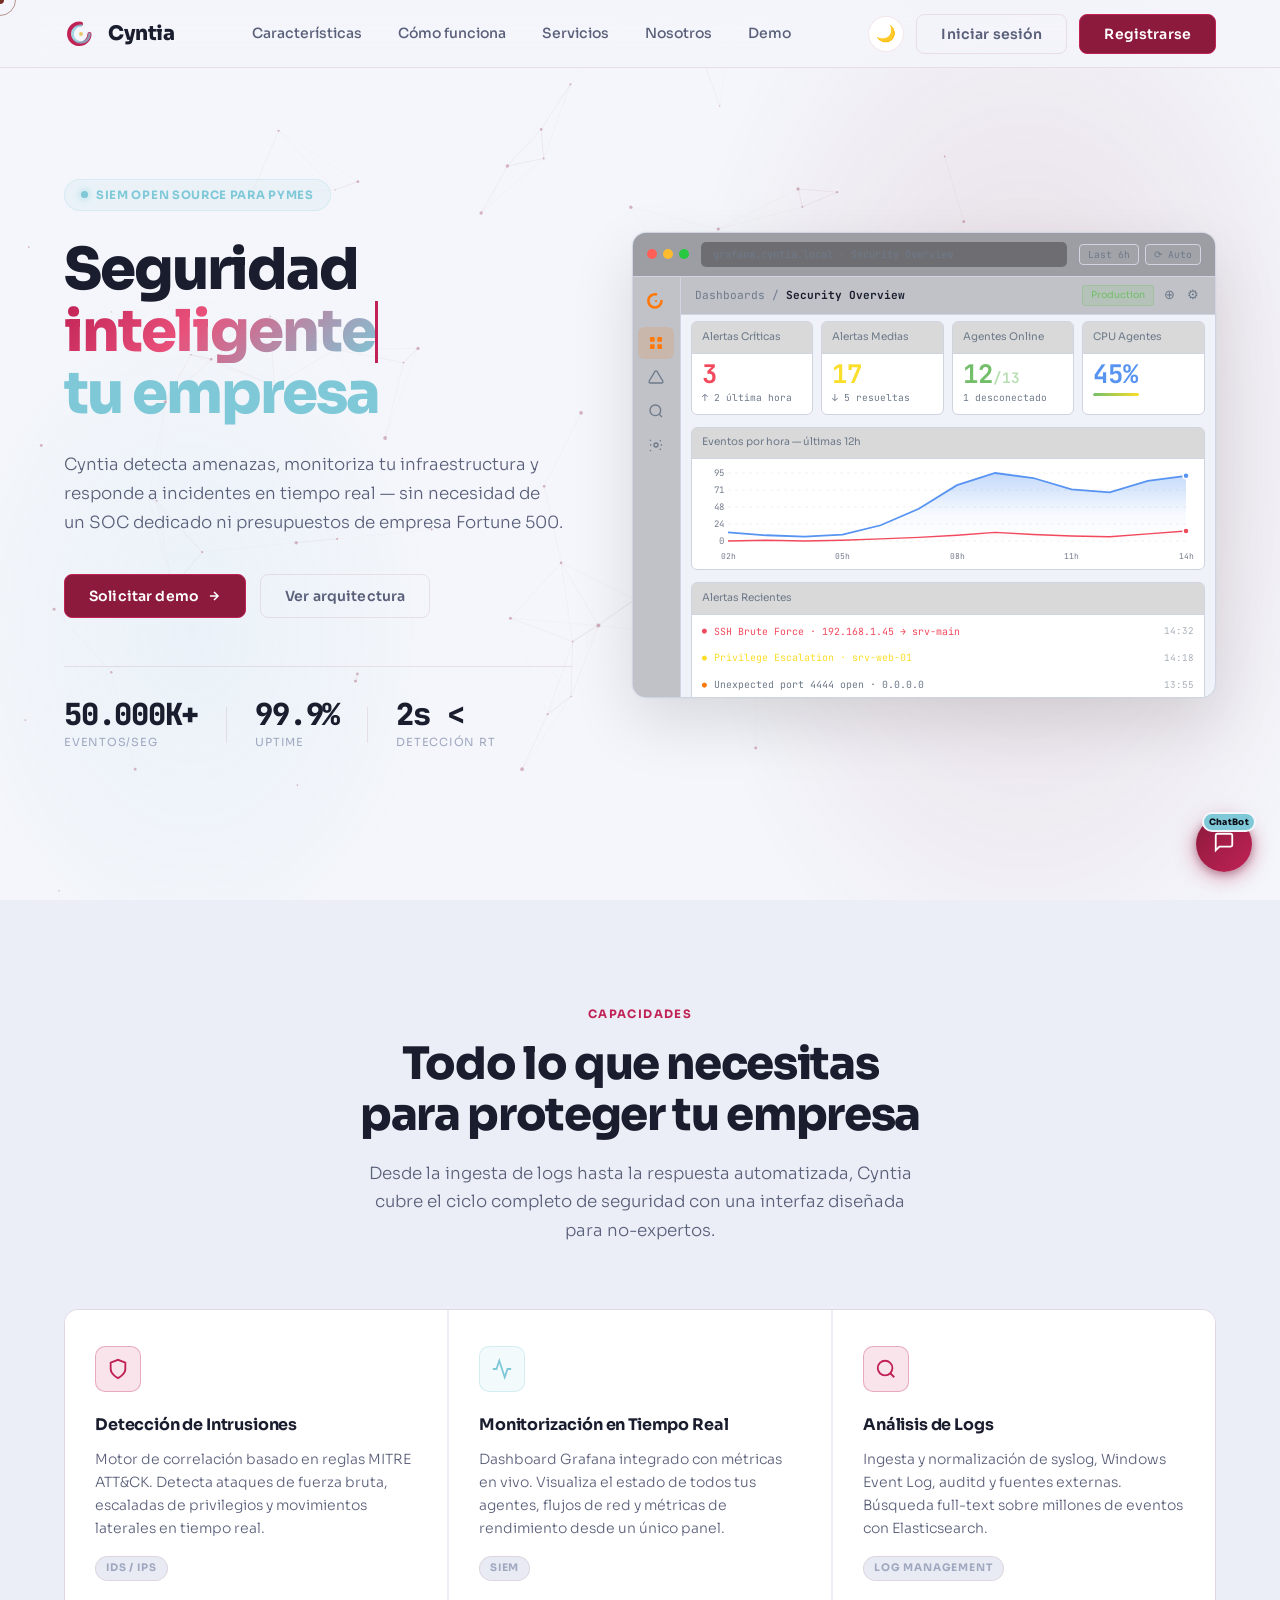
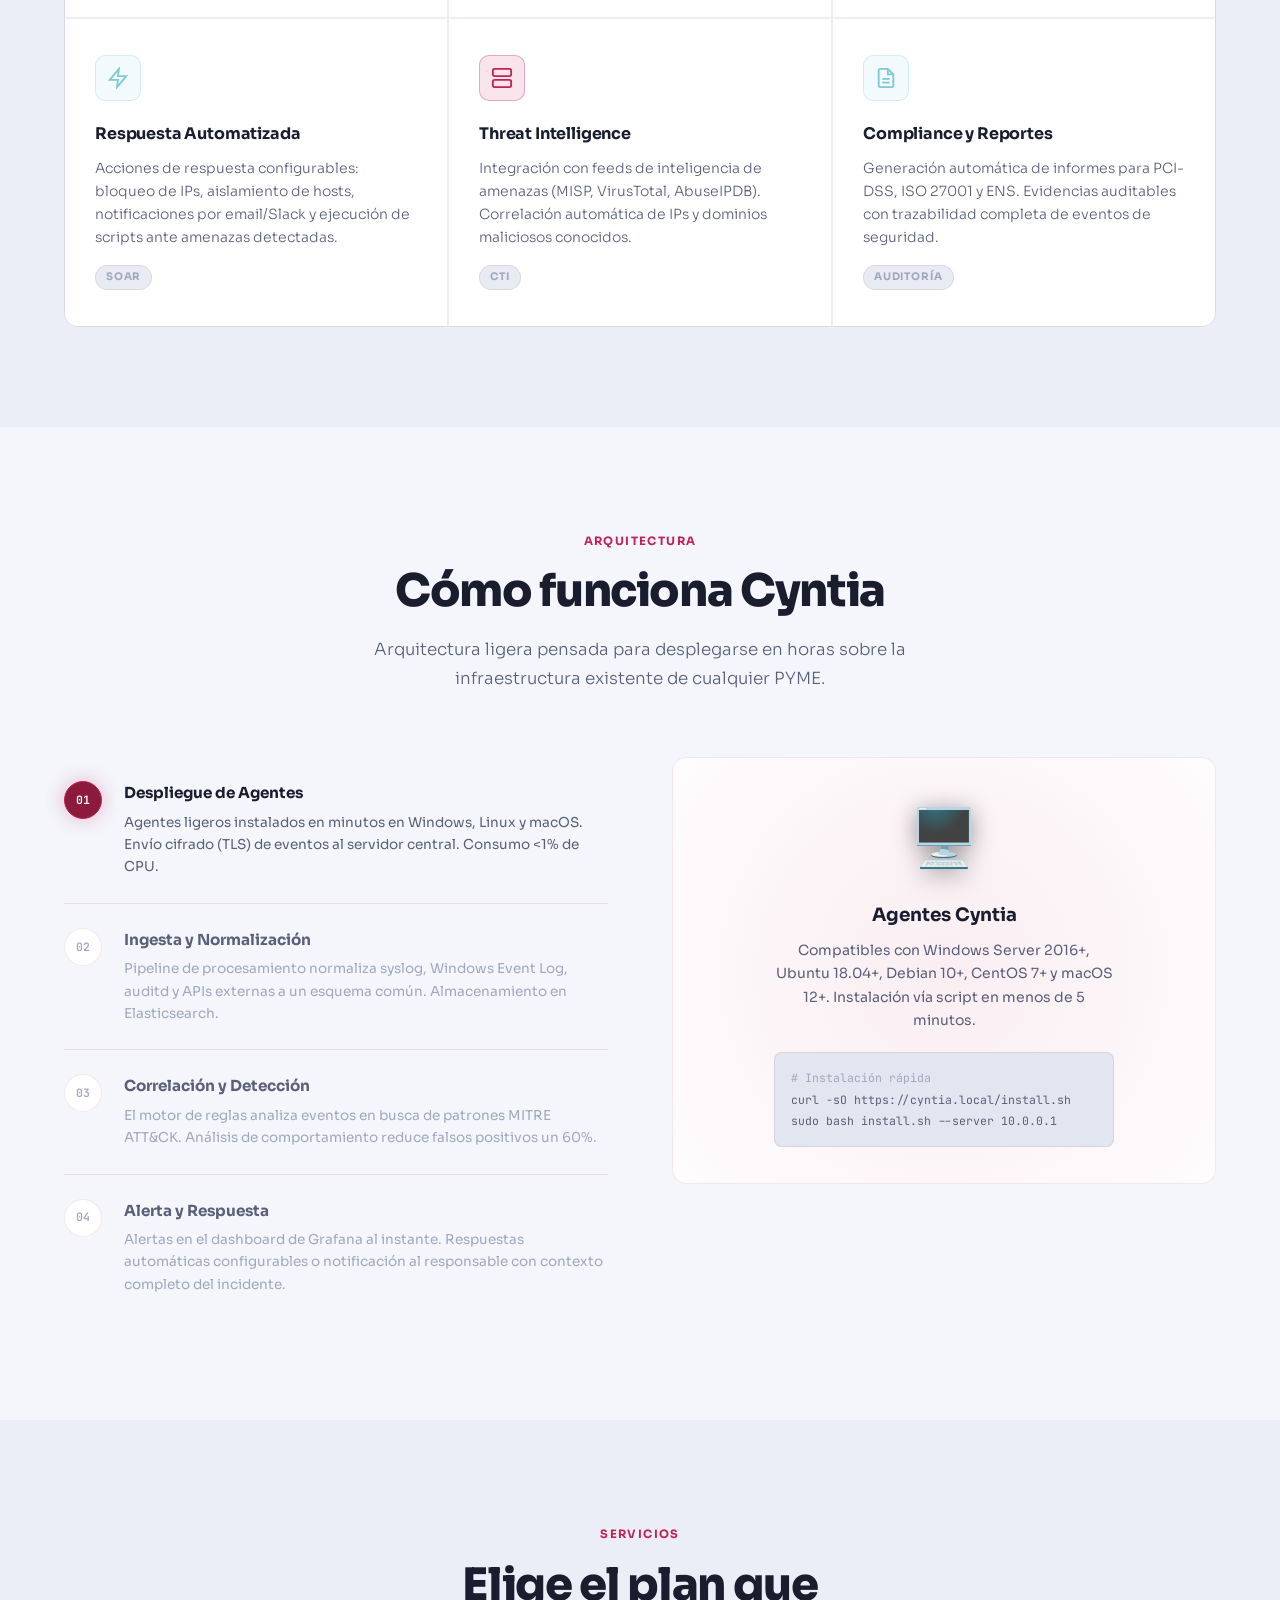
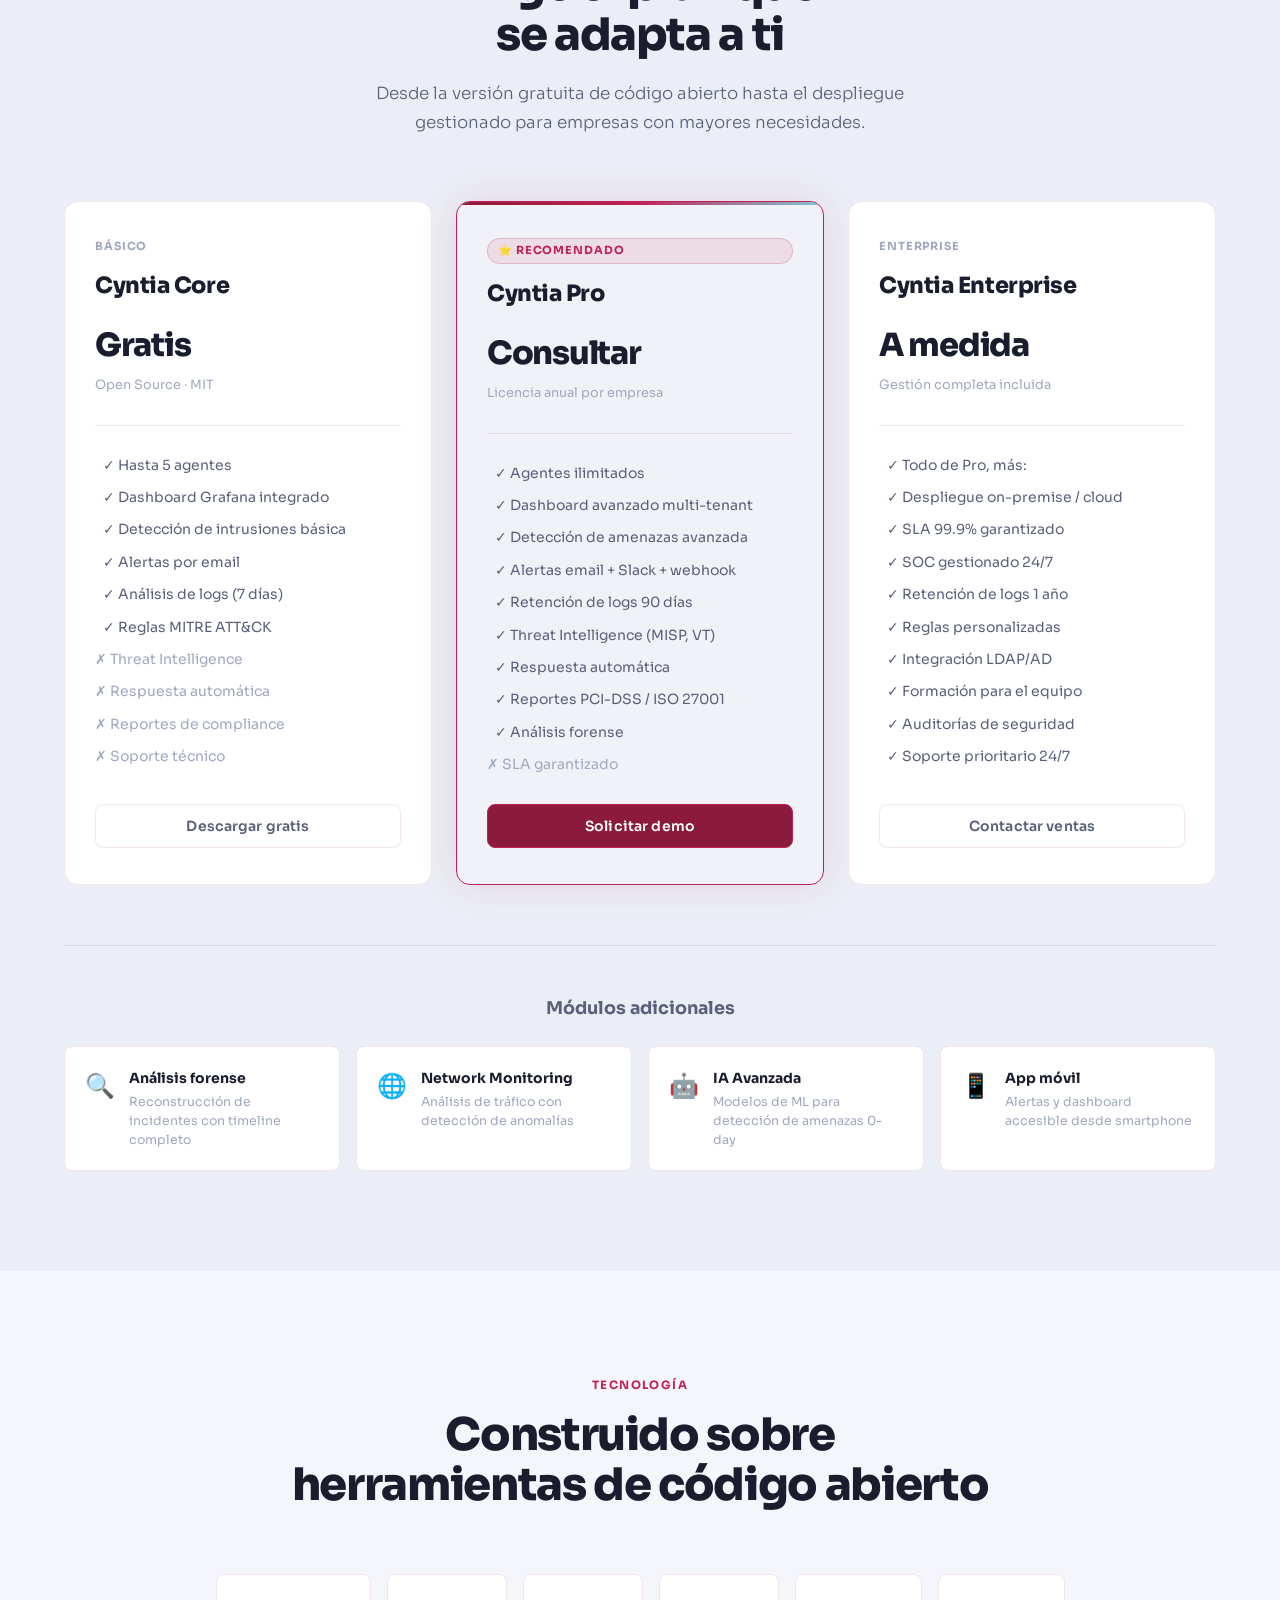
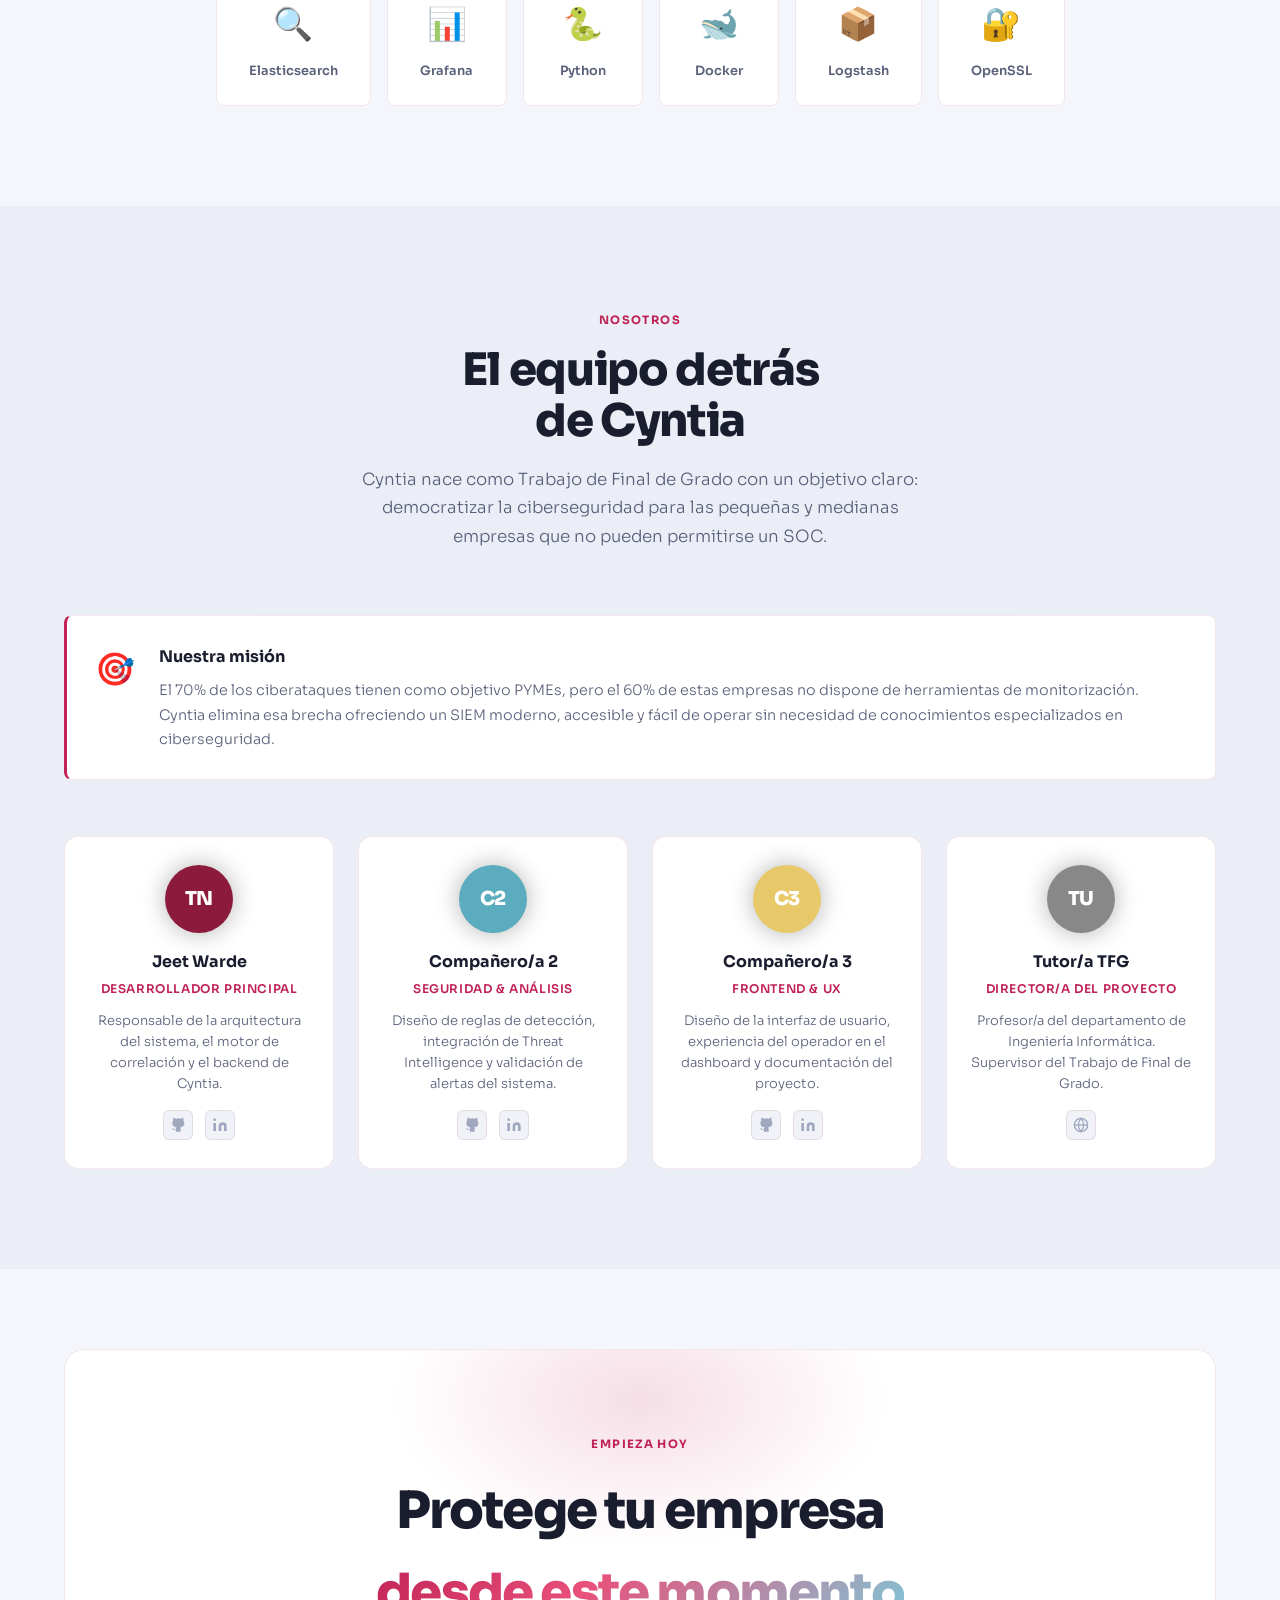
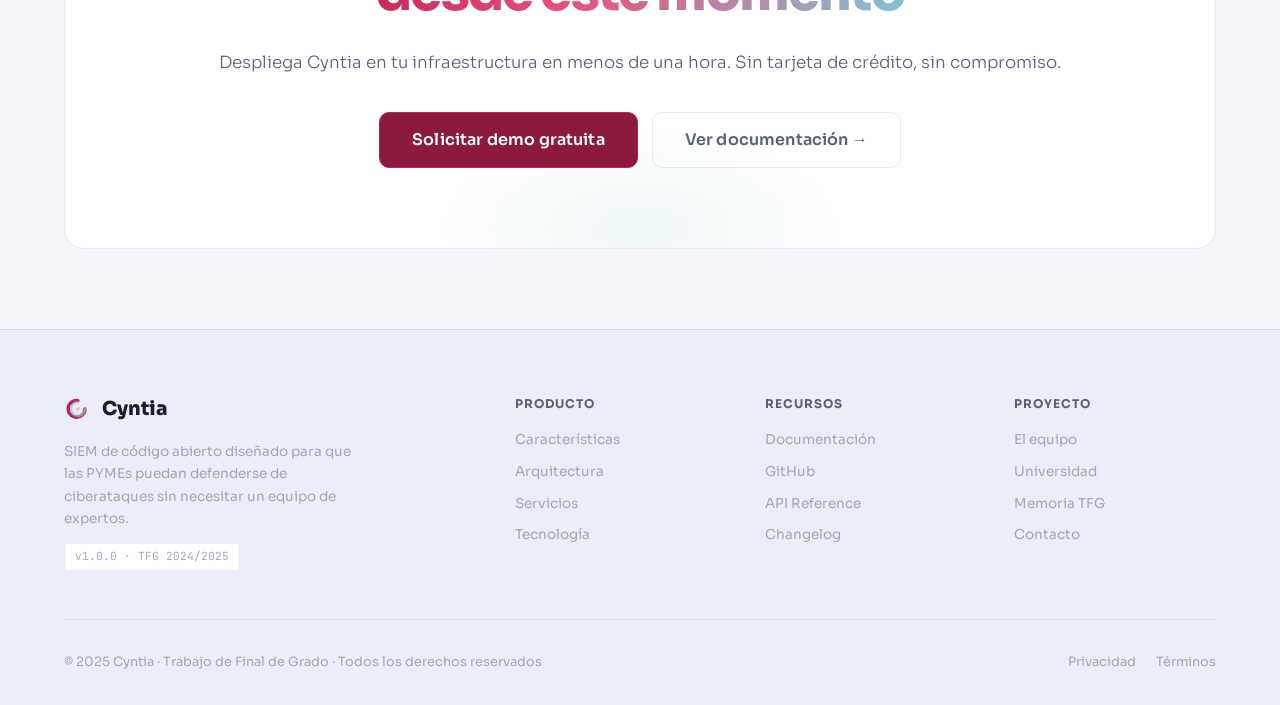
<file: FrontEnd/files v1/index.html>
<!DOCTYPE html>
<html lang="es" data-theme="dark">
<head>
  <meta charset="UTF-8" />
  <meta name="viewport" content="width=device-width, initial-scale=1.0" />
  <title>Cyntia — SIEM para PYMEs</title>
  <link rel="stylesheet" href="styles.css" />
  <link href="https://fonts.googleapis.com/css2?family=Sora:wght@300;400;500;600;700;800&family=JetBrains+Mono:wght@400;500;700&display=swap" rel="stylesheet" />
</head>
<body>

<!-- ─── CANVAS DE PARTÍCULAS ─── -->
<canvas id="particles" aria-hidden="true"></canvas>

<!-- ─── CURSOR PERSONALIZADO ─── -->
<div class="cursor" id="cursor"></div>
<div class="cursor-follower" id="cursorFollower"></div>

<!-- ─── BARRA DE PROGRESO ─── -->
<div class="scroll-progress" id="scrollProgress"></div>

<!-- ══════════════════════════════════════════════
     MODAL: LOGIN / REGISTRO
═══════════════════════════════════════════════ -->
<div class="modal-overlay" id="authOverlay" role="dialog" aria-modal="true" aria-label="Autenticación">
  <div class="modal" id="authModal">
    <button class="modal-close" id="authClose" aria-label="Cerrar">✕</button>

    <!-- Login -->
    <div class="auth-panel" id="loginPanel">
      <div class="auth-logo">
        <svg width="36" height="36" viewBox="0 0 100 100" fill="none">
          <path d="M75 50 A30 30 0 1 1 50 20" stroke="var(--crimson-light)" stroke-width="12" stroke-linecap="round" fill="none"/>
          <path d="M75 50 A25 25 0 1 1 50 25" stroke="var(--blue)" stroke-width="8" stroke-linecap="round" fill="none" opacity="0.7"/>
          <circle cx="50" cy="50" r="6" fill="var(--gold)"/>
        </svg>
        <span>Cyntia</span>
      </div>
      <h2 class="auth-title">Iniciar sesión</h2>
      <p class="auth-sub">Accede a tu panel de seguridad</p>
      <div class="auth-error" id="loginError">Usuario y/o contraseña incorrectos</div>
      <form id="loginForm" novalidate>
        <div class="form-group">
          <label for="loginUser">Usuario o email</label>
          <input type="text" id="loginUser" placeholder="admin@empresa.com" autocomplete="username" />
        </div>
        <div class="form-group">
          <label for="loginPass">Contraseña</label>
          <div class="input-wrap">
            <input type="password" id="loginPass" placeholder="••••••••" autocomplete="current-password" />
            <button type="button" class="toggle-pass" data-target="loginPass">👁</button>
          </div>
        </div>
        <button type="submit" class="btn btn-primary btn-full">Acceder</button>
      </form>
      <p class="auth-switch">¿No tienes cuenta? <a href="#" id="goRegister">Regístrate</a></p>
    </div>

    <!-- Registro -->
    <div class="auth-panel hidden" id="registerPanel">
      <div class="auth-logo">
        <svg width="36" height="36" viewBox="0 0 100 100" fill="none">
          <path d="M75 50 A30 30 0 1 1 50 20" stroke="var(--crimson-light)" stroke-width="12" stroke-linecap="round" fill="none"/>
          <path d="M75 50 A25 25 0 1 1 50 25" stroke="var(--blue)" stroke-width="8" stroke-linecap="round" fill="none" opacity="0.7"/>
          <circle cx="50" cy="50" r="6" fill="var(--gold)"/>
        </svg>
        <span>Cyntia</span>
      </div>
      <h2 class="auth-title">Crear cuenta</h2>
      <p class="auth-sub">Empieza a proteger tu empresa</p>
      <div class="auth-error" id="registerError">Usuario y/o contraseña incorrectos</div>
      <form id="registerForm" novalidate>
        <div class="form-row">
          <div class="form-group">
            <label for="regName">Nombre</label>
            <input type="text" id="regName" placeholder="Ana" autocomplete="given-name" />
          </div>
          <div class="form-group">
            <label for="regSurname">Apellido</label>
            <input type="text" id="regSurname" placeholder="García" autocomplete="family-name" />
          </div>
        </div>
        <div class="form-group">
          <label for="regEmail">Email</label>
          <input type="email" id="regEmail" placeholder="ana@empresa.com" autocomplete="email" />
        </div>
        <div class="form-group">
          <label for="regPass">Contraseña</label>
          <div class="input-wrap">
            <input type="password" id="regPass" placeholder="Mín. 8 caracteres" autocomplete="new-password" />
            <button type="button" class="toggle-pass" data-target="regPass">👁</button>
          </div>
        </div>
        <button type="submit" class="btn btn-primary btn-full">Crear cuenta</button>
      </form>
      <p class="auth-switch">¿Ya tienes cuenta? <a href="#" id="goLogin">Iniciar sesión</a></p>
    </div>
  </div>
</div>

<!-- ══════════════════════════════════════════════
     CHATBOT IA
═══════════════════════════════════════════════ -->
<div class="chatbot-wrapper" id="chatbotWrapper">
  <!-- Botón flotante -->
  <button class="chatbot-fab" id="chatbotFab" aria-label="Abrir asistente IA">
    <span class="fab-icon fab-open">
      <svg width="22" height="22" viewBox="0 0 24 24" fill="none" stroke="currentColor" stroke-width="2"><path d="M21 15a2 2 0 0 1-2 2H7l-4 4V5a2 2 0 0 1 2-2h14a2 2 0 0 1 2 2z"/></svg>
    </span>
    <span class="fab-icon fab-close hidden">✕</span>
    <span class="fab-badge" id="fabBadge">ChatBot</span>
  </button>

  <!-- Panel de chat -->
  <div class="chatbot-panel hidden" id="chatbotPanel">
    <div class="chat-header">
      <div class="chat-avatar">
        <svg width="20" height="20" viewBox="0 0 100 100" fill="none">
          <path d="M75 50 A30 30 0 1 1 50 20" stroke="var(--blue)" stroke-width="12" stroke-linecap="round" fill="none"/>
          <circle cx="50" cy="50" r="5" fill="var(--gold)"/>
        </svg>
      </div>
      <div class="chat-header-info">
        <span class="chat-name">Cyntia Assistant</span>
        <span class="chat-status"><span class="chat-dot"></span>Disponible · Llama 3.1</span>
      </div>
      <button class="chat-minimize" id="chatMinimize" aria-label="Minimizar">−</button>
    </div>
    <div class="chat-messages" id="chatMessages">
      <div class="chat-msg bot">
        <div class="msg-bubble">
          👋 ¡Hola! Soy el asistente IA de <strong>Cyntia</strong>. Puedo ayudarte con preguntas sobre ciberseguridad, configuración del SIEM, detección de amenazas y más. ¿En qué puedo ayudarte?
        </div>
        <span class="msg-time">ahora</span>
      </div>
    </div>
    <div class="chat-typing hidden" id="chatTyping">
      <span></span><span></span><span></span>
    </div>
    <div class="chat-input-area">
      <textarea id="chatInput" placeholder="Escribe tu pregunta..." rows="1" aria-label="Mensaje"></textarea>
      <button id="chatSend" aria-label="Enviar">
        <svg width="16" height="16" viewBox="0 0 24 24" fill="none" stroke="currentColor" stroke-width="2.5"><line x1="22" y1="2" x2="11" y2="13"/><polygon points="22 2 15 22 11 13 2 9 22 2"/></svg>
      </button>
    </div>
    <div class="chat-footer">Powered by Groq · Llama 3.1 es IA y puede cometer errores. Por favor, verifica las respuestas.</div>
  </div>
</div>

<!-- ══════════════════════════════════════════════
     NAVEGACIÓN
═══════════════════════════════════════════════ -->
<header class="navbar" id="navbar">
  <a href="#inicio" class="nav-logo">
    <svg width="34" height="34" viewBox="0 0 100 100" fill="none">
      <path d="M75 50 A30 30 0 1 1 50 20" stroke="var(--crimson-light)" stroke-width="12" stroke-linecap="round" fill="none"/>
      <path d="M75 50 A25 25 0 1 1 50 25" stroke="var(--blue)" stroke-width="8" stroke-linecap="round" fill="none" opacity="0.7"/>
      <circle cx="50" cy="50" r="6" fill="var(--gold)"/>
    </svg>
    <span>Cyntia</span>
  </a>

  <nav class="nav-links" aria-label="Navegación principal">
    <a href="#caracteristicas">Características</a>
    <a href="#como-funciona">Cómo funciona</a>
    <a href="#servicios">Servicios</a>
    <a href="#nosotros">Nosotros</a>
    <a href="#contacto">Demo</a>
  </nav>

  <div class="nav-actions">
    <button class="theme-toggle" id="themeToggle" aria-label="Cambiar tema">
      <span class="theme-icon sun">☀️</span>
      <span class="theme-icon moon">🌙</span>
    </button>
    <button class="btn btn-ghost" id="openLogin">Iniciar sesión</button>
    <button class="btn btn-primary" id="openRegister">Registrarse</button>
  </div>

  <button class="hamburger" id="hamburger" aria-label="Menú">
    <span></span><span></span><span></span>
  </button>
</header>

<!-- Mobile menu -->
<div class="mobile-menu" id="mobileMenu">
  <a href="#caracteristicas">Características</a>
  <a href="#como-funciona">Cómo funciona</a>
  <a href="#servicios">Servicios</a>
  <a href="#nosotros">Nosotros</a>
  <a href="#contacto">Demo</a>
  <button class="btn btn-primary btn-full" id="mobileLogin">Iniciar sesión</button>
</div>

<!-- ══════════════════════════════════════════════
     HERO
═══════════════════════════════════════════════ -->
<section class="hero" id="inicio">
  <div class="hero-inner">
    <!-- Columna izquierda -->
    <div class="hero-content" data-reveal>
      <div class="hero-badge">
        <span class="badge-dot"></span>
        SIEM Open Source para PYMEs
      </div>

      <h1 class="hero-title">
        Seguridad<br>
        <span class="gradient-text" id="typewriter"></span><br>
        <span class="accent-blue">tu empresa</span>
      </h1>

      <p class="hero-sub">
        Cyntia detecta amenazas, monitoriza tu infraestructura y responde a incidentes en tiempo real — sin necesidad de un SOC dedicado ni presupuestos de empresa Fortune 500.
      </p>

      <div class="hero-actions">
        <a href="#contacto" class="btn btn-primary magnetic">
          Solicitar demo
          <svg width="14" height="14" viewBox="0 0 24 24" fill="none" stroke="currentColor" stroke-width="2.5"><path d="M5 12h14M12 5l7 7-7 7"/></svg>
        </a>
        <a href="#como-funciona" class="btn btn-ghost magnetic">Ver arquitectura</a>
      </div>

      <div class="hero-stats">
        <div class="stat-item">
          <span class="stat-val" data-count="50000" data-suffix="K+">0</span>
          <span class="stat-label">Eventos/seg</span>
        </div>
        <div class="stat-divider"></div>
        <div class="stat-item">
          <span class="stat-val" data-count="99" data-suffix=".9%">0</span>
          <span class="stat-label">Uptime</span>
        </div>
        <div class="stat-divider"></div>
        <div class="stat-item">
          <span class="stat-val" data-count="2" data-suffix="s <">0</span>
          <span class="stat-label">Detección RT</span>
        </div>
      </div>
    </div>

    <!-- Columna derecha: Dashboard Grafana -->
    <div class="hero-dashboard" data-reveal data-delay="200">
      <div class="grafana-window">
        <!-- Titlebar -->
        <div class="gf-titlebar">
          <div class="gf-dots">
            <span class="gf-dot red"></span>
            <span class="gf-dot yellow"></span>
            <span class="gf-dot green"></span>
          </div>
          <div class="gf-urlbar">grafana.cyntia.local · Security Overview</div>
          <div class="gf-controls">
            <span class="gf-pill">Last 6h</span>
            <span class="gf-pill">⟳ Auto</span>
          </div>
        </div>

        <!-- Grafana Layout -->
        <div class="gf-body">
          <!-- Sidebar -->
          <nav class="gf-sidebar" aria-label="Grafana sidebar">
            <div class="gf-logo-area">
              <svg width="22" height="22" viewBox="0 0 100 100" fill="none">
                <path d="M75 50 A30 30 0 1 1 50 20" stroke="#FF780A" stroke-width="12" stroke-linecap="round" fill="none"/>
                <circle cx="50" cy="50" r="5" fill="#FF780A"/>
              </svg>
            </div>
            <div class="gf-nav-items">
              <div class="gf-nav-item active" title="Dashboards">
                <svg width="16" height="16" viewBox="0 0 24 24" fill="currentColor"><rect x="3" y="3" width="7" height="7" rx="1"/><rect x="14" y="3" width="7" height="7" rx="1"/><rect x="3" y="14" width="7" height="7" rx="1"/><rect x="14" y="14" width="7" height="7" rx="1"/></svg>
              </div>
              <div class="gf-nav-item" title="Alertas">
                <svg width="16" height="16" viewBox="0 0 24 24" fill="none" stroke="currentColor" stroke-width="2"><path d="M10.29 3.86L1.82 18a2 2 0 0 0 1.71 3h16.94a2 2 0 0 0 1.71-3L13.71 3.86a2 2 0 0 0-3.42 0z"/></svg>
              </div>
              <div class="gf-nav-item" title="Explorar">
                <svg width="16" height="16" viewBox="0 0 24 24" fill="none" stroke="currentColor" stroke-width="2"><circle cx="11" cy="11" r="8"/><path d="m21 21-4.35-4.35"/></svg>
              </div>
              <div class="gf-nav-item" title="Configuración">
                <svg width="16" height="16" viewBox="0 0 24 24" fill="none" stroke="currentColor" stroke-width="2"><circle cx="12" cy="12" r="3"/><path d="M19.07 4.93l-1.41 1.41M4.34 19.66l-1.41 1.41M21 12h-2M5 12H3M19.07 19.07l-1.41-1.41M4.34 4.34L2.93 5.75"/></svg>
              </div>
            </div>
          </nav>

          <!-- Main content -->
          <div class="gf-main">
            <div class="gf-topbar">
              <span class="gf-breadcrumb">Dashboards / <strong>Security Overview</strong></span>
              <div class="gf-topbar-actions">
                <span class="gf-tag">Production</span>
                <span class="gf-icon-btn">⊕</span>
                <span class="gf-icon-btn">⚙</span>
              </div>
            </div>

            <!-- Stat panels row -->
            <div class="gf-row gf-stats-row">
              <div class="gf-panel stat-panel">
                <div class="gf-panel-header"><span>Alertas Críticas</span><span class="gf-menu">⋮</span></div>
                <div class="gf-panel-body">
                  <div class="gf-stat critical">3</div>
                  <div class="gf-stat-sub">↑ 2 última hora</div>
                </div>
              </div>
              <div class="gf-panel stat-panel">
                <div class="gf-panel-header"><span>Alertas Medias</span><span class="gf-menu">⋮</span></div>
                <div class="gf-panel-body">
                  <div class="gf-stat warning">17</div>
                  <div class="gf-stat-sub">↓ 5 resueltas</div>
                </div>
              </div>
              <div class="gf-panel stat-panel">
                <div class="gf-panel-header"><span>Agentes Online</span><span class="gf-menu">⋮</span></div>
                <div class="gf-panel-body">
                  <div class="gf-stat success">12<span class="gf-stat-total">/13</span></div>
                  <div class="gf-stat-sub">1 desconectado</div>
                </div>
              </div>
              <div class="gf-panel stat-panel">
                <div class="gf-panel-header"><span>CPU Agentes</span><span class="gf-menu">⋮</span></div>
                <div class="gf-panel-body">
                  <div class="gf-stat info">45%</div>
                  <div class="gf-gauge-bar"><div class="gf-gauge-fill" style="width:45%"></div></div>
                </div>
              </div>
            </div>

            <!-- Chart panel -->
            <div class="gf-row">
              <div class="gf-panel chart-panel">
                <div class="gf-panel-header"><span>Eventos por hora — últimas 12h</span><span class="gf-menu">⋮</span></div>
                <div class="gf-panel-body">
                  <canvas id="grafanaChart" aria-label="Gráfico de eventos"></canvas>
                </div>
              </div>
            </div>

            <!-- Alert list -->
            <div class="gf-row">
              <div class="gf-panel alert-panel">
                <div class="gf-panel-header"><span>Alertas Recientes</span><span class="gf-menu">⋮</span></div>
                <div class="gf-panel-body gf-alerts">
                  <div class="gf-alert-item gf-crit">
                    <span class="gf-alert-icon">●</span>
                    <span class="gf-alert-text">SSH Brute Force · 192.168.1.45 → srv-main</span>
                    <span class="gf-alert-time">14:32</span>
                  </div>
                  <div class="gf-alert-item gf-warn">
                    <span class="gf-alert-icon">●</span>
                    <span class="gf-alert-text">Privilege Escalation · srv-web-01</span>
                    <span class="gf-alert-time">14:18</span>
                  </div>
                  <div class="gf-alert-item gf-med">
                    <span class="gf-alert-icon">●</span>
                    <span class="gf-alert-text">Unexpected port 4444 open · 0.0.0.0</span>
                    <span class="gf-alert-time">13:55</span>
                  </div>
                </div>
              </div>
            </div>

          </div><!-- /gf-main -->
        </div><!-- /gf-body -->
      </div><!-- /grafana-window -->
    </div><!-- /hero-dashboard -->
  </div><!-- /hero-inner -->
</section>

<!-- ══════════════════════════════════════════════
     CARACTERÍSTICAS
═══════════════════════════════════════════════ -->
<section class="section section-alt" id="caracteristicas">
  <div class="container">
    <div class="section-header" data-reveal>
      <div class="section-tag">Capacidades</div>
      <h2 class="section-title">Todo lo que necesitas<br>para proteger tu empresa</h2>
      <p class="section-sub">Desde la ingesta de logs hasta la respuesta automatizada, Cyntia cubre el ciclo completo de seguridad con una interfaz diseñada para no-expertos.</p>
    </div>

    <div class="features-grid">
      <div class="feature-card" data-reveal data-delay="0">
        <div class="feature-icon-wrap crimson">
          <svg width="22" height="22" viewBox="0 0 24 24" fill="none" stroke="currentColor" stroke-width="2"><path d="M12 22s8-4 8-10V5l-8-3-8 3v7c0 6 8 10 8 10z"/></svg>
        </div>
        <h3>Detección de Intrusiones</h3>
        <p>Motor de correlación basado en reglas MITRE ATT&amp;CK. Detecta ataques de fuerza bruta, escaladas de privilegios y movimientos laterales en tiempo real.</p>
        <div class="feature-tag">IDS / IPS</div>
      </div>

      <div class="feature-card" data-reveal data-delay="80">
        <div class="feature-icon-wrap blue">
          <svg width="22" height="22" viewBox="0 0 24 24" fill="none" stroke="currentColor" stroke-width="2"><polyline points="22 12 18 12 15 21 9 3 6 12 2 12"/></svg>
        </div>
        <h3>Monitorización en Tiempo Real</h3>
        <p>Dashboard Grafana integrado con métricas en vivo. Visualiza el estado de todos tus agentes, flujos de red y métricas de rendimiento desde un único panel.</p>
        <div class="feature-tag">SIEM</div>
      </div>

      <div class="feature-card" data-reveal data-delay="160">
        <div class="feature-icon-wrap crimson">
          <svg width="22" height="22" viewBox="0 0 24 24" fill="none" stroke="currentColor" stroke-width="2"><circle cx="11" cy="11" r="8"/><path d="m21 21-4.35-4.35"/></svg>
        </div>
        <h3>Análisis de Logs</h3>
        <p>Ingesta y normalización de syslog, Windows Event Log, auditd y fuentes externas. Búsqueda full-text sobre millones de eventos con Elasticsearch.</p>
        <div class="feature-tag">Log Management</div>
      </div>

      <div class="feature-card" data-reveal data-delay="0">
        <div class="feature-icon-wrap blue">
          <svg width="22" height="22" viewBox="0 0 24 24" fill="none" stroke="currentColor" stroke-width="2"><path d="M13 2L3 14h9l-1 8 10-12h-9l1-8z"/></svg>
        </div>
        <h3>Respuesta Automatizada</h3>
        <p>Acciones de respuesta configurables: bloqueo de IPs, aislamiento de hosts, notificaciones por email/Slack y ejecución de scripts ante amenazas detectadas.</p>
        <div class="feature-tag">SOAR</div>
      </div>

      <div class="feature-card" data-reveal data-delay="80">
        <div class="feature-icon-wrap crimson">
          <svg width="22" height="22" viewBox="0 0 24 24" fill="none" stroke="currentColor" stroke-width="2"><rect x="2" y="2" width="20" height="8" rx="2"/><rect x="2" y="14" width="20" height="8" rx="2"/><line x1="6" y1="6" x2="6.01" y2="6"/><line x1="6" y1="18" x2="6.01" y2="18"/></svg>
        </div>
        <h3>Threat Intelligence</h3>
        <p>Integración con feeds de inteligencia de amenazas (MISP, VirusTotal, AbuseIPDB). Correlación automática de IPs y dominios maliciosos conocidos.</p>
        <div class="feature-tag">CTI</div>
      </div>

      <div class="feature-card" data-reveal data-delay="160">
        <div class="feature-icon-wrap blue">
          <svg width="22" height="22" viewBox="0 0 24 24" fill="none" stroke="currentColor" stroke-width="2"><path d="M14 2H6a2 2 0 0 0-2 2v16a2 2 0 0 0 2 2h12a2 2 0 0 0 2-2V8z"/><polyline points="14 2 14 8 20 8"/><line x1="16" y1="13" x2="8" y2="13"/><line x1="16" y1="17" x2="8" y2="17"/></svg>
        </div>
        <h3>Compliance y Reportes</h3>
        <p>Generación automática de informes para PCI-DSS, ISO 27001 y ENS. Evidencias auditables con trazabilidad completa de eventos de seguridad.</p>
        <div class="feature-tag">Auditoría</div>
      </div>
    </div>
  </div>
</section>

<!-- ══════════════════════════════════════════════
     CÓMO FUNCIONA
═══════════════════════════════════════════════ -->
<section class="section" id="como-funciona">
  <div class="container">
    <div class="section-header" data-reveal>
      <div class="section-tag">Arquitectura</div>
      <h2 class="section-title">Cómo funciona Cyntia</h2>
      <p class="section-sub">Arquitectura ligera pensada para desplegarse en horas sobre la infraestructura existente de cualquier PYME.</p>
    </div>

    <div class="how-layout">
      <div class="steps-list">
        <div class="step active" data-step="0" data-reveal>
          <div class="step-number">01</div>
          <div class="step-body">
            <h3>Despliegue de Agentes</h3>
            <p>Agentes ligeros instalados en minutos en Windows, Linux y macOS. Envío cifrado (TLS) de eventos al servidor central. Consumo &lt;1% de CPU.</p>
          </div>
        </div>
        <div class="step" data-step="1" data-reveal data-delay="100">
          <div class="step-number">02</div>
          <div class="step-body">
            <h3>Ingesta y Normalización</h3>
            <p>Pipeline de procesamiento normaliza syslog, Windows Event Log, auditd y APIs externas a un esquema común. Almacenamiento en Elasticsearch.</p>
          </div>
        </div>
        <div class="step" data-step="2" data-reveal data-delay="200">
          <div class="step-number">03</div>
          <div class="step-body">
            <h3>Correlación y Detección</h3>
            <p>El motor de reglas analiza eventos en busca de patrones MITRE ATT&amp;CK. Análisis de comportamiento reduce falsos positivos un 60%.</p>
          </div>
        </div>
        <div class="step" data-step="3" data-reveal data-delay="300">
          <div class="step-number">04</div>
          <div class="step-body">
            <h3>Alerta y Respuesta</h3>
            <p>Alertas en el dashboard de Grafana al instante. Respuestas automáticas configurables o notificación al responsable con contexto completo del incidente.</p>
          </div>
        </div>
      </div>

      <div class="step-visual" id="stepVisual" data-reveal>
        <div class="step-visual-content" id="stepContent">
          <div class="sv-icon">🖥️</div>
          <h4 id="svTitle">Agentes Cyntia</h4>
          <p id="svDesc">Compatibles con Windows Server 2016+, Ubuntu 18.04+, Debian 10+, CentOS 7+ y macOS 12+. Instalación vía script en menos de 5 minutos.</p>
          <div class="sv-code" id="svCode">
            <span class="code-comment"># Instalación rápida</span><br>
            curl -sO https://cyntia.local/install.sh<br>
            sudo bash install.sh --server 10.0.0.1
          </div>
        </div>
      </div>
    </div>
  </div>
</section>

<!-- ══════════════════════════════════════════════
     SERVICIOS / PRECIOS
═══════════════════════════════════════════════ -->
<section class="section section-alt" id="servicios">
  <div class="container">
    <div class="section-header" data-reveal>
      <div class="section-tag">Servicios</div>
      <h2 class="section-title">Elige el plan que<br>se adapta a ti</h2>
      <p class="section-sub">Desde la versión gratuita de código abierto hasta el despliegue gestionado para empresas con mayores necesidades.</p>
    </div>

    <div class="pricing-grid">
      <!-- Core -->
      <div class="pricing-card" data-reveal data-delay="0">
        <div class="plan-badge">Básico</div>
        <div class="plan-name">Cyntia Core</div>
        <div class="plan-price">
          <span class="price-amount">Gratis</span>
          <span class="price-period">Open Source · MIT</span>
        </div>
        <ul class="plan-features">
          <li class="feat-yes">✓ Hasta 5 agentes</li>
          <li class="feat-yes">✓ Dashboard Grafana integrado</li>
          <li class="feat-yes">✓ Detección de intrusiones básica</li>
          <li class="feat-yes">✓ Alertas por email</li>
          <li class="feat-yes">✓ Análisis de logs (7 días)</li>
          <li class="feat-yes">✓ Reglas MITRE ATT&amp;CK</li>
          <li class="feat-no">✗ Threat Intelligence</li>
          <li class="feat-no">✗ Respuesta automática</li>
          <li class="feat-no">✗ Reportes de compliance</li>
          <li class="feat-no">✗ Soporte técnico</li>
        </ul>
        <a href="#contacto" class="btn btn-ghost btn-full">Descargar gratis</a>
      </div>

      <!-- Pro (destacado) -->
      <div class="pricing-card featured" data-reveal data-delay="100">
        <div class="plan-badge popular">⭐ Recomendado</div>
        <div class="plan-name">Cyntia Pro</div>
        <div class="plan-price">
          <span class="price-amount">Consultar</span>
          <span class="price-period">Licencia anual por empresa</span>
        </div>
        <ul class="plan-features">
          <li class="feat-yes">✓ Agentes ilimitados</li>
          <li class="feat-yes">✓ Dashboard avanzado multi-tenant</li>
          <li class="feat-yes">✓ Detección de amenazas avanzada</li>
          <li class="feat-yes">✓ Alertas email + Slack + webhook</li>
          <li class="feat-yes">✓ Retención de logs 90 días</li>
          <li class="feat-yes">✓ Threat Intelligence (MISP, VT)</li>
          <li class="feat-yes">✓ Respuesta automática</li>
          <li class="feat-yes">✓ Reportes PCI-DSS / ISO 27001</li>
          <li class="feat-yes">✓ Análisis forense</li>
          <li class="feat-no">✗ SLA garantizado</li>
        </ul>
        <a href="#contacto" class="btn btn-primary btn-full">Solicitar demo</a>
      </div>

      <!-- Enterprise -->
      <div class="pricing-card" data-reveal data-delay="200">
        <div class="plan-badge">Enterprise</div>
        <div class="plan-name">Cyntia Enterprise</div>
        <div class="plan-price">
          <span class="price-amount">A medida</span>
          <span class="price-period">Gestión completa incluida</span>
        </div>
        <ul class="plan-features">
          <li class="feat-yes">✓ Todo de Pro, más:</li>
          <li class="feat-yes">✓ Despliegue on-premise / cloud</li>
          <li class="feat-yes">✓ SLA 99.9% garantizado</li>
          <li class="feat-yes">✓ SOC gestionado 24/7</li>
          <li class="feat-yes">✓ Retención de logs 1 año</li>
          <li class="feat-yes">✓ Reglas personalizadas</li>
          <li class="feat-yes">✓ Integración LDAP/AD</li>
          <li class="feat-yes">✓ Formación para el equipo</li>
          <li class="feat-yes">✓ Auditorías de seguridad</li>
          <li class="feat-yes">✓ Soporte prioritario 24/7</li>
        </ul>
        <a href="#contacto" class="btn btn-ghost btn-full">Contactar ventas</a>
      </div>
    </div>

    <!-- Extras destacados -->
    <div class="extras-section" data-reveal>
      <h3 class="extras-title">Módulos adicionales</h3>
      <div class="extras-grid">
        <div class="extra-card">
          <span class="extra-icon">🔍</span>
          <div>
            <strong>Análisis forense</strong>
            <p>Reconstrucción de incidentes con timeline completo</p>
          </div>
        </div>
        <div class="extra-card">
          <span class="extra-icon">🌐</span>
          <div>
            <strong>Network Monitoring</strong>
            <p>Análisis de tráfico con detección de anomalías</p>
          </div>
        </div>
        <div class="extra-card">
          <span class="extra-icon">🤖</span>
          <div>
            <strong>IA Avanzada</strong>
            <p>Modelos de ML para detección de amenazas 0-day</p>
          </div>
        </div>
        <div class="extra-card">
          <span class="extra-icon">📱</span>
          <div>
            <strong>App móvil</strong>
            <p>Alertas y dashboard accesible desde smartphone</p>
          </div>
        </div>
      </div>
    </div>
  </div>
</section>

<!-- ══════════════════════════════════════════════
     STACK TECNOLÓGICO
═══════════════════════════════════════════════ -->
<section class="section" id="tecnologia">
  <div class="container">
    <div class="section-header" data-reveal>
      <div class="section-tag">Tecnología</div>
      <h2 class="section-title">Construido sobre<br>herramientas de código abierto</h2>
    </div>
    <div class="stack-grid" data-reveal>
      <div class="stack-item">
        <div class="stack-logo">🔍</div>
        <span class="stack-name">Elasticsearch</span>
      </div>
      <div class="stack-item">
        <div class="stack-logo">📊</div>
        <span class="stack-name">Grafana</span>
      </div>
      <div class="stack-item">
        <div class="stack-logo">🐍</div>
        <span class="stack-name">Python</span>
      </div>
      <div class="stack-item">
        <div class="stack-logo">🐋</div>
        <span class="stack-name">Docker</span>
      </div>
      <div class="stack-item">
        <div class="stack-logo">📦</div>
        <span class="stack-name">Logstash</span>
      </div>
      <div class="stack-item">
        <div class="stack-logo">🔐</div>
        <span class="stack-name">OpenSSL</span>
      </div>
    </div>
  </div>
</section>

<!-- ══════════════════════════════════════════════
     SOBRE NOSOTROS
═══════════════════════════════════════════════ -->
<section class="section section-alt" id="nosotros">
  <div class="container">
    <div class="section-header" data-reveal>
      <div class="section-tag">Nosotros</div>
      <h2 class="section-title">El equipo detrás<br>de Cyntia</h2>
      <p class="section-sub">Cyntia nace como Trabajo de Final de Grado con un objetivo claro: democratizar la ciberseguridad para las pequeñas y medianas empresas que no pueden permitirse un SOC.</p>
    </div>

    <!-- Misión -->
    <div class="mission-block" data-reveal>
      <div class="mission-icon">🎯</div>
      <div>
        <h3>Nuestra misión</h3>
        <p>El 70% de los ciberataques tienen como objetivo PYMEs, pero el 60% de estas empresas no dispone de herramientas de monitorización. Cyntia elimina esa brecha ofreciendo un SIEM moderno, accesible y fácil de operar sin necesidad de conocimientos especializados en ciberseguridad.</p>
      </div>
    </div>

    <!-- ⚠️ PERSONALIZA con la información de tu equipo -->
    <div class="team-grid">
      <div class="team-card" data-reveal data-delay="0">
        <div class="team-avatar" style="--av-color: var(--crimson)">TN</div>
        <h4 class="team-name">Jeet Warde</h4>
        <span class="team-role">Desarrollador Principal</span>
        <p class="team-bio">Responsable de la arquitectura del sistema, el motor de correlación y el backend de Cyntia.</p>
        <div class="team-links">
          <a href="#" aria-label="GitHub">
            <svg width="16" height="16" viewBox="0 0 24 24" fill="currentColor"><path d="M9 19c-5 1.5-5-2.5-7-3m14 6v-3.87a3.37 3.37 0 0 0-.94-2.61c3.14-.35 6.44-1.54 6.44-7A5.44 5.44 0 0 0 20 4.77 5.07 5.07 0 0 0 19.91 1S18.73.65 16 2.48a13.38 13.38 0 0 0-7 0C6.27.65 5.09 1 5.09 1A5.07 5.07 0 0 0 5 4.77a5.44 5.44 0 0 0-1.5 3.78c0 5.42 3.3 6.61 6.44 7A3.37 3.37 0 0 0 9 18.13V22"/></svg>
          </a>
          <a href="#" aria-label="LinkedIn">
            <svg width="16" height="16" viewBox="0 0 24 24" fill="currentColor"><path d="M16 8a6 6 0 0 1 6 6v7h-4v-7a2 2 0 0 0-2-2 2 2 0 0 0-2 2v7h-4v-7a6 6 0 0 1 6-6z"/><rect x="2" y="9" width="4" height="12"/><circle cx="4" cy="4" r="2"/></svg>
          </a>
        </div>
      </div>

      <div class="team-card" data-reveal data-delay="100">
        <div class="team-avatar" style="--av-color: var(--blue-dim)">C2</div>
        <h4 class="team-name">Compañero/a 2</h4>
        <span class="team-role">Seguridad &amp; Análisis</span>
        <p class="team-bio">Diseño de reglas de detección, integración de Threat Intelligence y validación de alertas del sistema.</p>
        <div class="team-links">
          <a href="#" aria-label="GitHub"><svg width="16" height="16" viewBox="0 0 24 24" fill="currentColor"><path d="M9 19c-5 1.5-5-2.5-7-3m14 6v-3.87a3.37 3.37 0 0 0-.94-2.61c3.14-.35 6.44-1.54 6.44-7A5.44 5.44 0 0 0 20 4.77 5.07 5.07 0 0 0 19.91 1S18.73.65 16 2.48a13.38 13.38 0 0 0-7 0C6.27.65 5.09 1 5.09 1A5.07 5.07 0 0 0 5 4.77a5.44 5.44 0 0 0-1.5 3.78c0 5.42 3.3 6.61 6.44 7A3.37 3.37 0 0 0 9 18.13V22"/></svg></a>
          <a href="#" aria-label="LinkedIn"><svg width="16" height="16" viewBox="0 0 24 24" fill="currentColor"><path d="M16 8a6 6 0 0 1 6 6v7h-4v-7a2 2 0 0 0-2-2 2 2 0 0 0-2 2v7h-4v-7a6 6 0 0 1 6-6z"/><rect x="2" y="9" width="4" height="12"/><circle cx="4" cy="4" r="2"/></svg></a>
        </div>
      </div>

      <div class="team-card" data-reveal data-delay="200">
        <div class="team-avatar" style="--av-color: var(--gold)">C3</div>
        <h4 class="team-name">Compañero/a 3</h4>
        <span class="team-role">Frontend &amp; UX</span>
        <p class="team-bio">Diseño de la interfaz de usuario, experiencia del operador en el dashboard y documentación del proyecto.</p>
        <div class="team-links">
          <a href="#" aria-label="GitHub"><svg width="16" height="16" viewBox="0 0 24 24" fill="currentColor"><path d="M9 19c-5 1.5-5-2.5-7-3m14 6v-3.87a3.37 3.37 0 0 0-.94-2.61c3.14-.35 6.44-1.54 6.44-7A5.44 5.44 0 0 0 20 4.77 5.07 5.07 0 0 0 19.91 1S18.73.65 16 2.48a13.38 13.38 0 0 0-7 0C6.27.65 5.09 1 5.09 1A5.07 5.07 0 0 0 5 4.77a5.44 5.44 0 0 0-1.5 3.78c0 5.42 3.3 6.61 6.44 7A3.37 3.37 0 0 0 9 18.13V22"/></svg></a>
          <a href="#" aria-label="LinkedIn"><svg width="16" height="16" viewBox="0 0 24 24" fill="currentColor"><path d="M16 8a6 6 0 0 1 6 6v7h-4v-7a2 2 0 0 0-2-2 2 2 0 0 0-2 2v7h-4v-7a6 6 0 0 1 6-6z"/><rect x="2" y="9" width="4" height="12"/><circle cx="4" cy="4" r="2"/></svg></a>
        </div>
      </div>

      <!-- Tutor -->
      <div class="team-card tutor-card" data-reveal data-delay="300">
        <div class="team-avatar" style="--av-color: #888">TU</div>
        <h4 class="team-name">Tutor/a TFG</h4>
        <span class="team-role">Director/a del proyecto</span>
        <p class="team-bio">Profesor/a del departamento de Ingeniería Informática. Supervisor del Trabajo de Final de Grado.</p>
        <div class="team-links">
          <a href="#" aria-label="Web"><svg width="16" height="16" viewBox="0 0 24 24" fill="none" stroke="currentColor" stroke-width="2"><circle cx="12" cy="12" r="10"/><line x1="2" y1="12" x2="22" y2="12"/><path d="M12 2a15.3 15.3 0 0 1 4 10 15.3 15.3 0 0 1-4 10 15.3 15.3 0 0 1-4-10 15.3 15.3 0 0 1 4-10z"/></svg></a>
        </div>
      </div>
    </div>
  </div>
</section> 

<!-- ══════════════════════════════════════════════
     CTA FINAL
═══════════════════════════════════════════════ -->
<section class="section cta-section" id="contacto">
  <div class="container">
    <div class="cta-card" data-reveal>
      <div class="cta-glow-1"></div>
      <div class="cta-glow-2"></div>
      <div class="section-tag" style="text-align:center">Empieza hoy</div>
      <h2 class="cta-title">Protege tu empresa<br><span class="gradient-text">desde este momento</span></h2>
      <p class="cta-sub">Despliega Cyntia en tu infraestructura en menos de una hora. Sin tarjeta de crédito, sin compromiso.</p>
      <div class="cta-actions">
        <a href="#" class="btn btn-primary btn-lg magnetic">Solicitar demo gratuita</a>
        <a href="#" class="btn btn-ghost btn-lg">Ver documentación →</a>
      </div>
    </div>
  </div>
</section>

<!-- ══════════════════════════════════════════════
     FOOTER
═══════════════════════════════════════════════ -->
<footer class="footer">
  <div class="container">
    <div class="footer-grid">
      <div class="footer-brand-col">
        <a href="#inicio" class="footer-logo">
          <svg width="28" height="28" viewBox="0 0 100 100" fill="none">
            <path d="M75 50 A30 30 0 1 1 50 20" stroke="var(--crimson-light)" stroke-width="12" stroke-linecap="round" fill="none"/>
            <path d="M75 50 A25 25 0 1 1 50 25" stroke="var(--blue)" stroke-width="8" stroke-linecap="round" fill="none" opacity="0.7"/>
            <circle cx="50" cy="50" r="6" fill="var(--gold)"/>
          </svg>
          <span>Cyntia</span>
        </a>
        <p class="footer-desc">SIEM de código abierto diseñado para que las PYMEs puedan defenderse de ciberataques sin necesitar un equipo de expertos.</p>
        <div class="footer-version">v1.0.0 · TFG 2024/2025</div>
      </div>
      <div class="footer-col">
        <h5>Producto</h5>
        <a href="#caracteristicas">Características</a>
        <a href="#como-funciona">Arquitectura</a>
        <a href="#servicios">Servicios</a>
        <a href="#tecnologia">Tecnología</a>
      </div>
      <div class="footer-col">
        <h5>Recursos</h5>
        <a href="#">Documentación</a>
        <a href="#">GitHub</a>
        <a href="#">API Reference</a>
        <a href="#">Changelog</a>
      </div>
      <div class="footer-col">
        <h5>Proyecto</h5>
        <a href="#nosotros">El equipo</a>
        <a href="#">Universidad</a>
        <a href="#">Memoria TFG</a>
        <a href="#contacto">Contacto</a>
      </div>
    </div>
    <div class="footer-bottom">
      <span>© 2025 Cyntia · Trabajo de Final de Grado · Todos los derechos reservados</span>
      <span class="footer-bottom-links">
        <a href="#">Privacidad</a>
        <a href="#">Términos</a>
      </span>
    </div>
  </div>
</footer>

<!-- Scripts -->
<script src="auth.js"></script>
<script src="chatbot.js"></script>
<script src="main.js"></script>
</body>
</html>
</file>
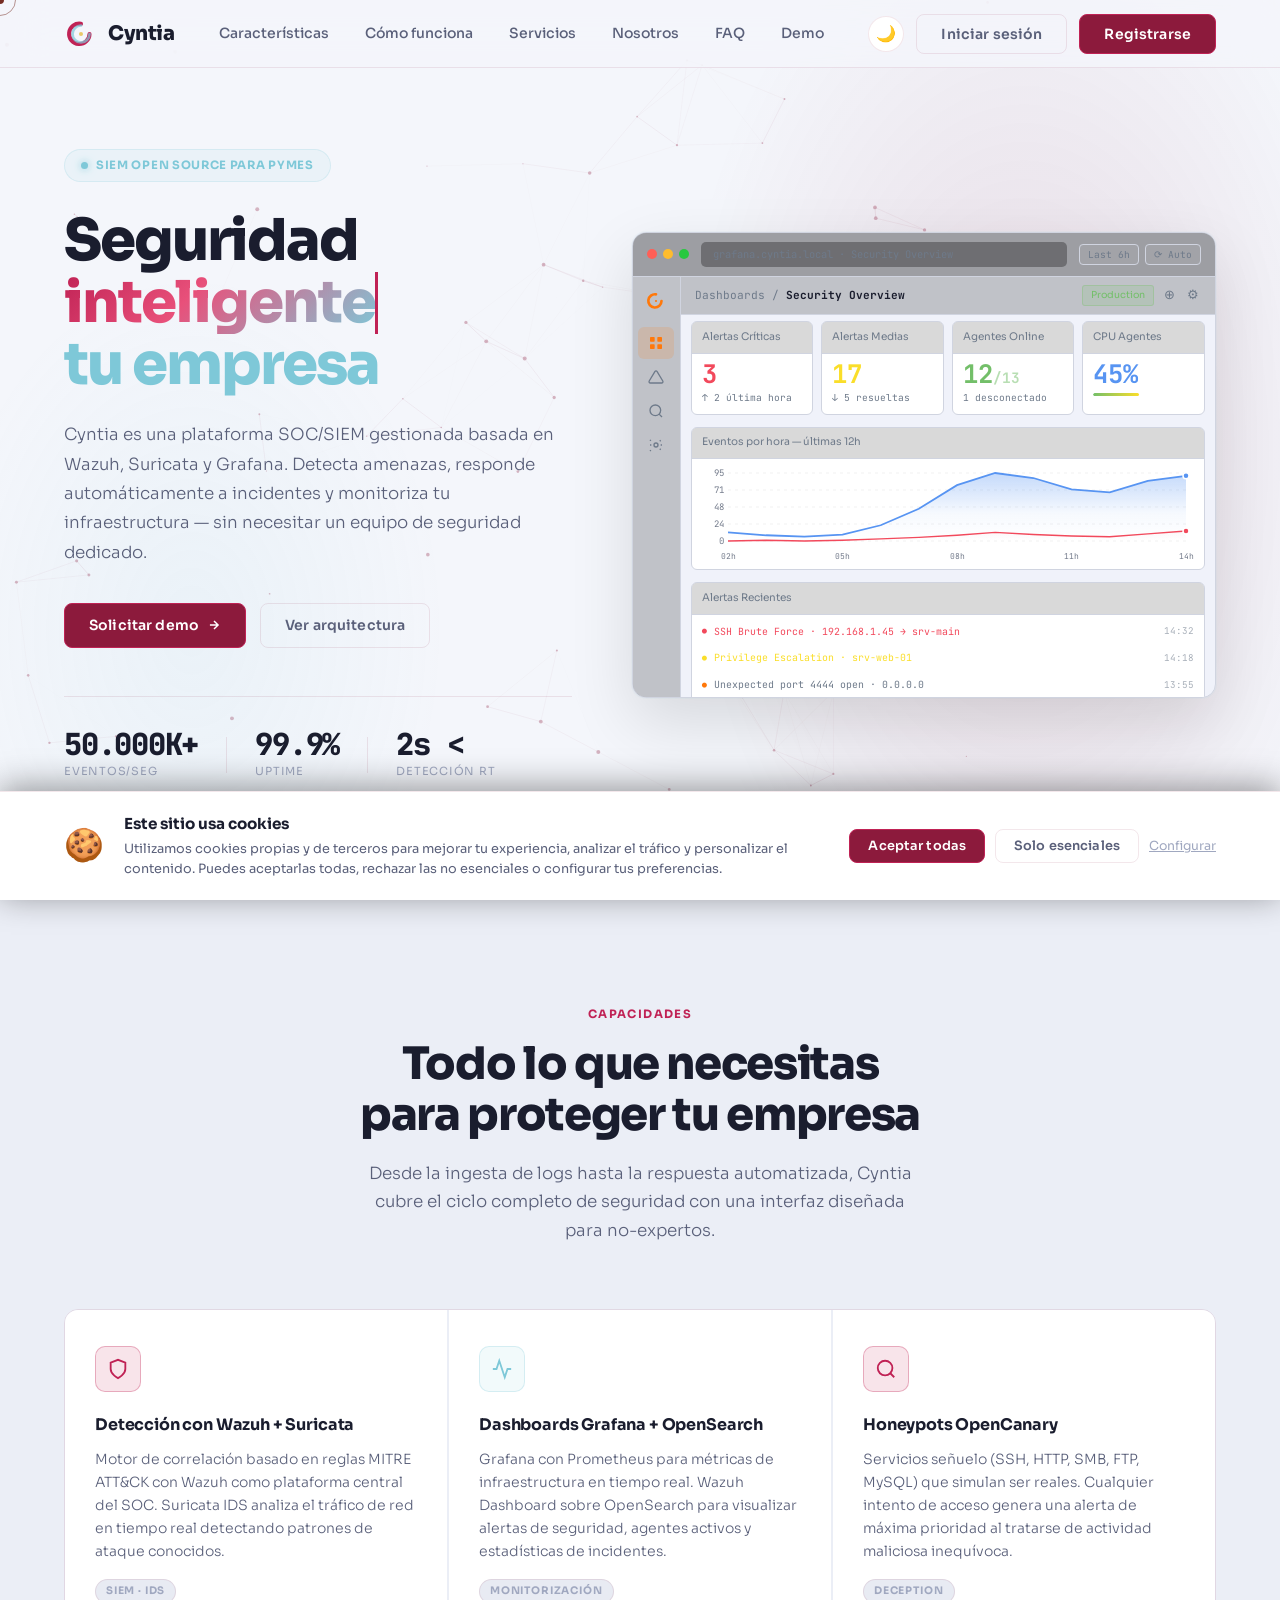
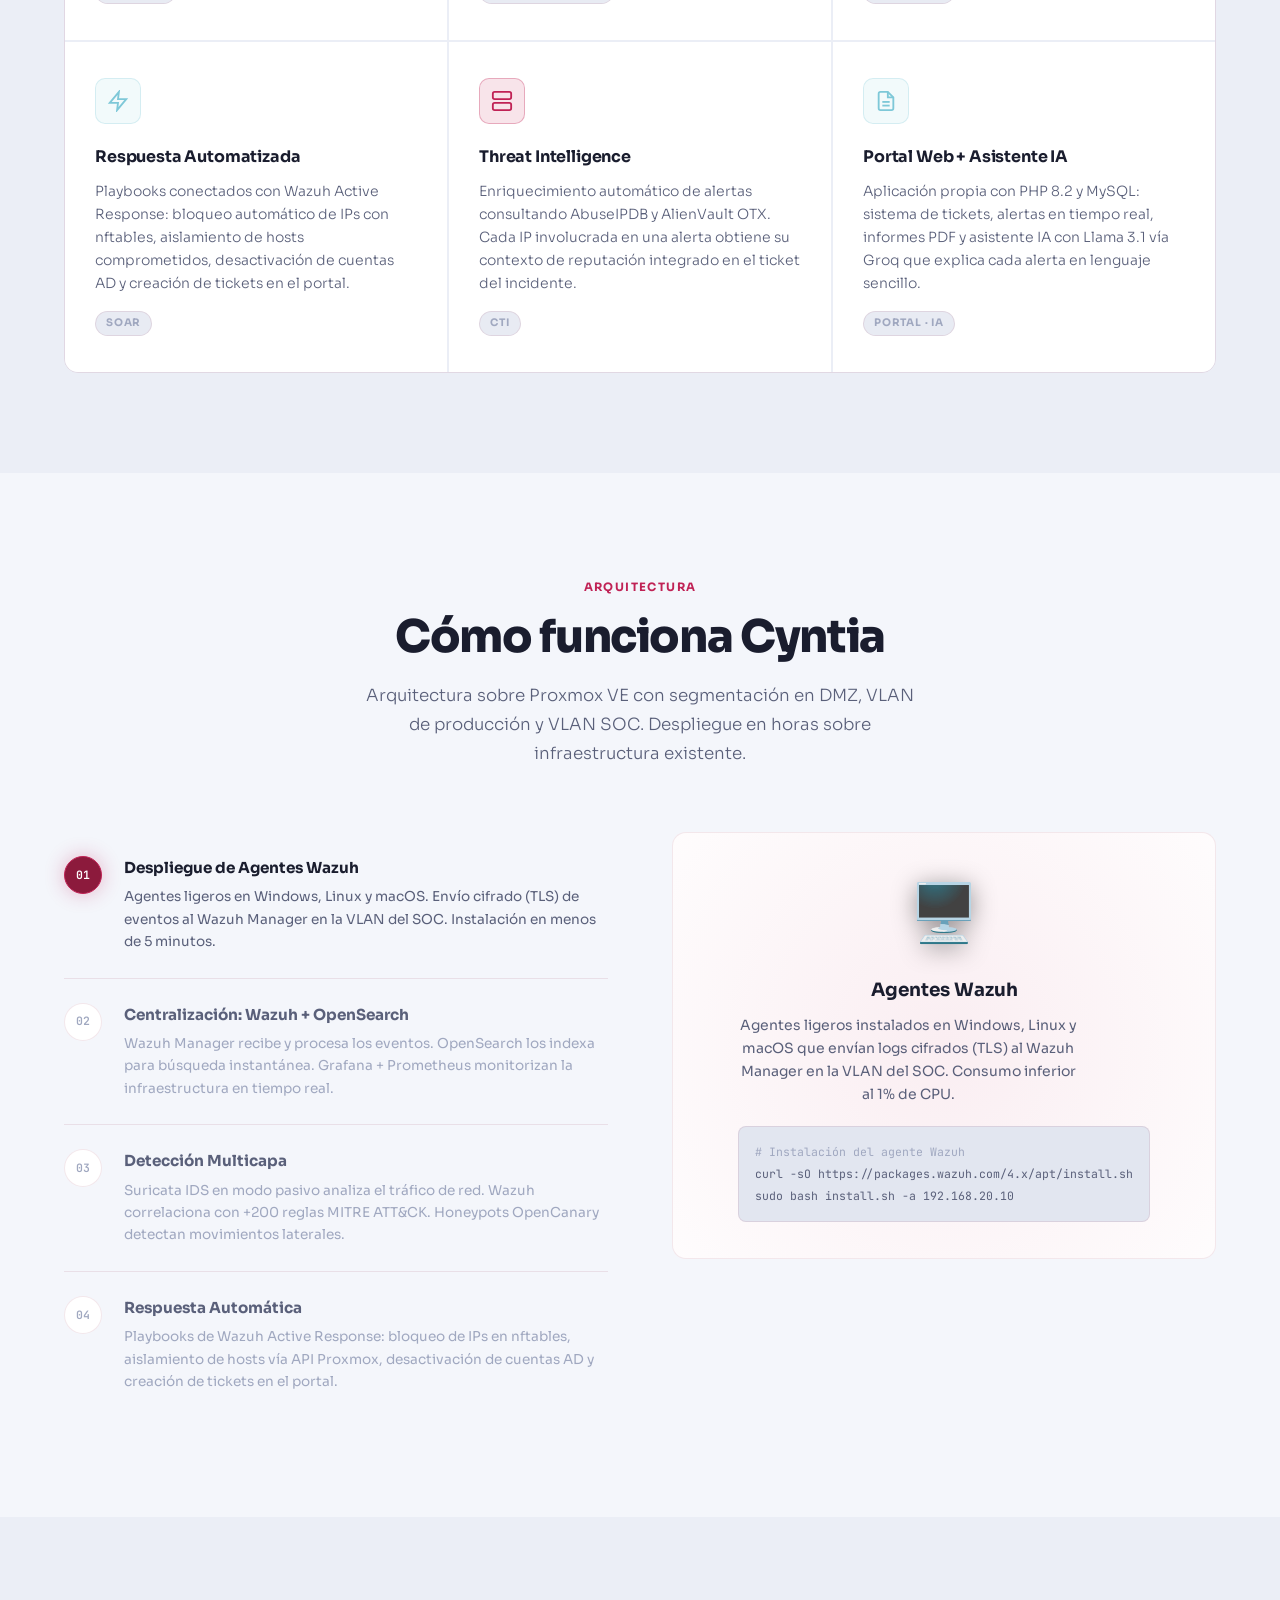
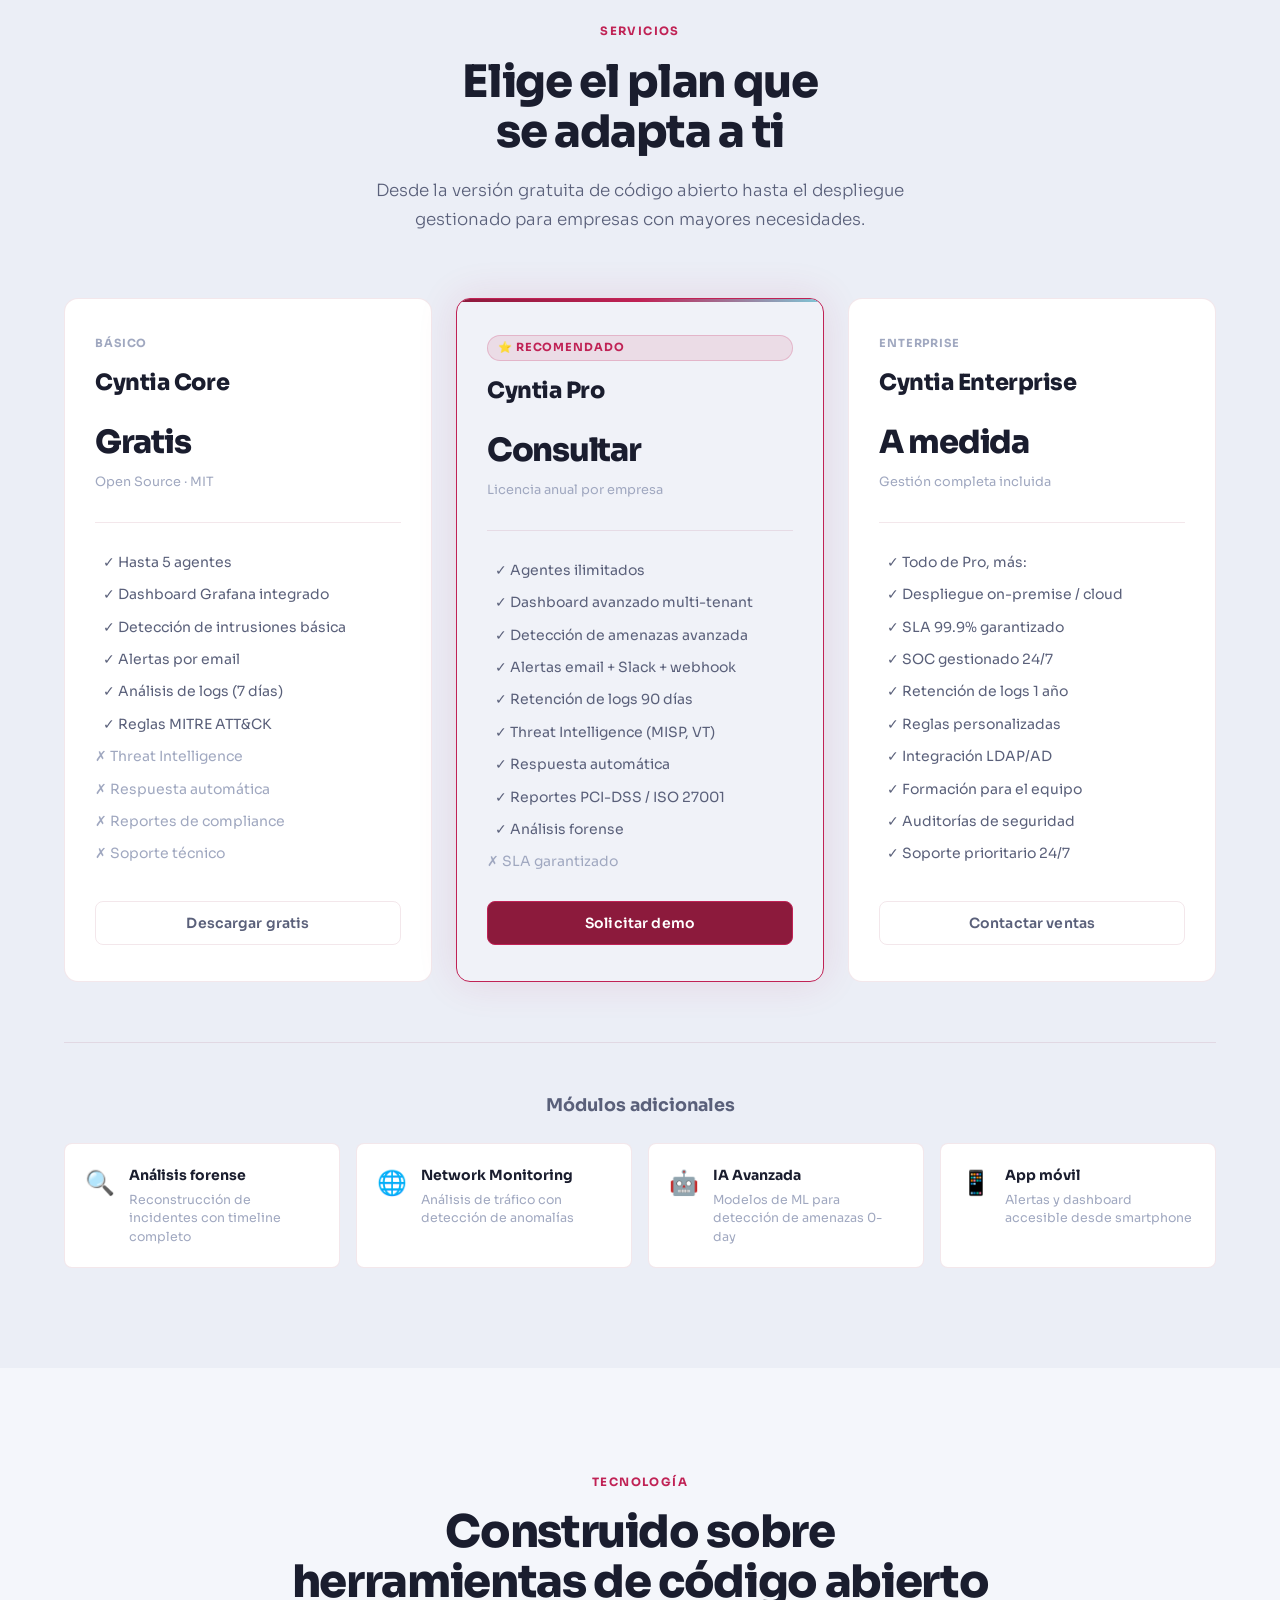
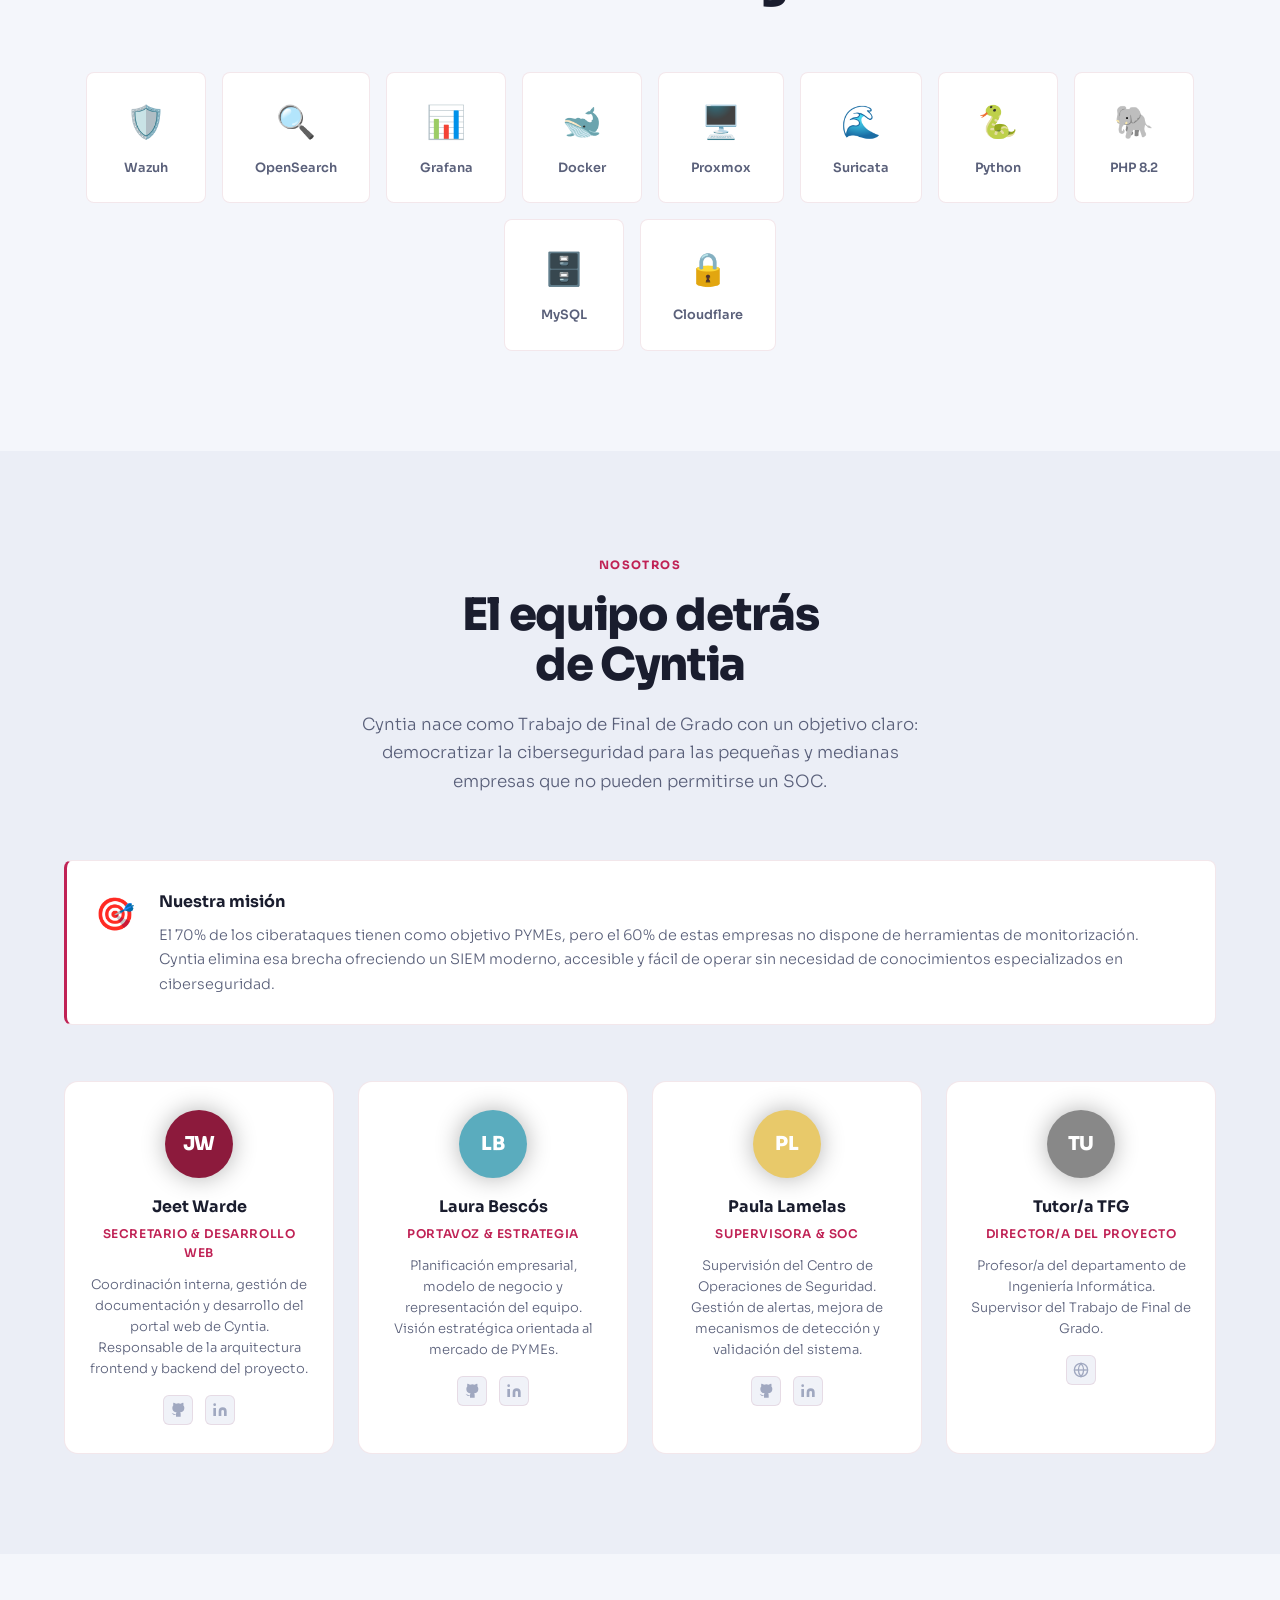
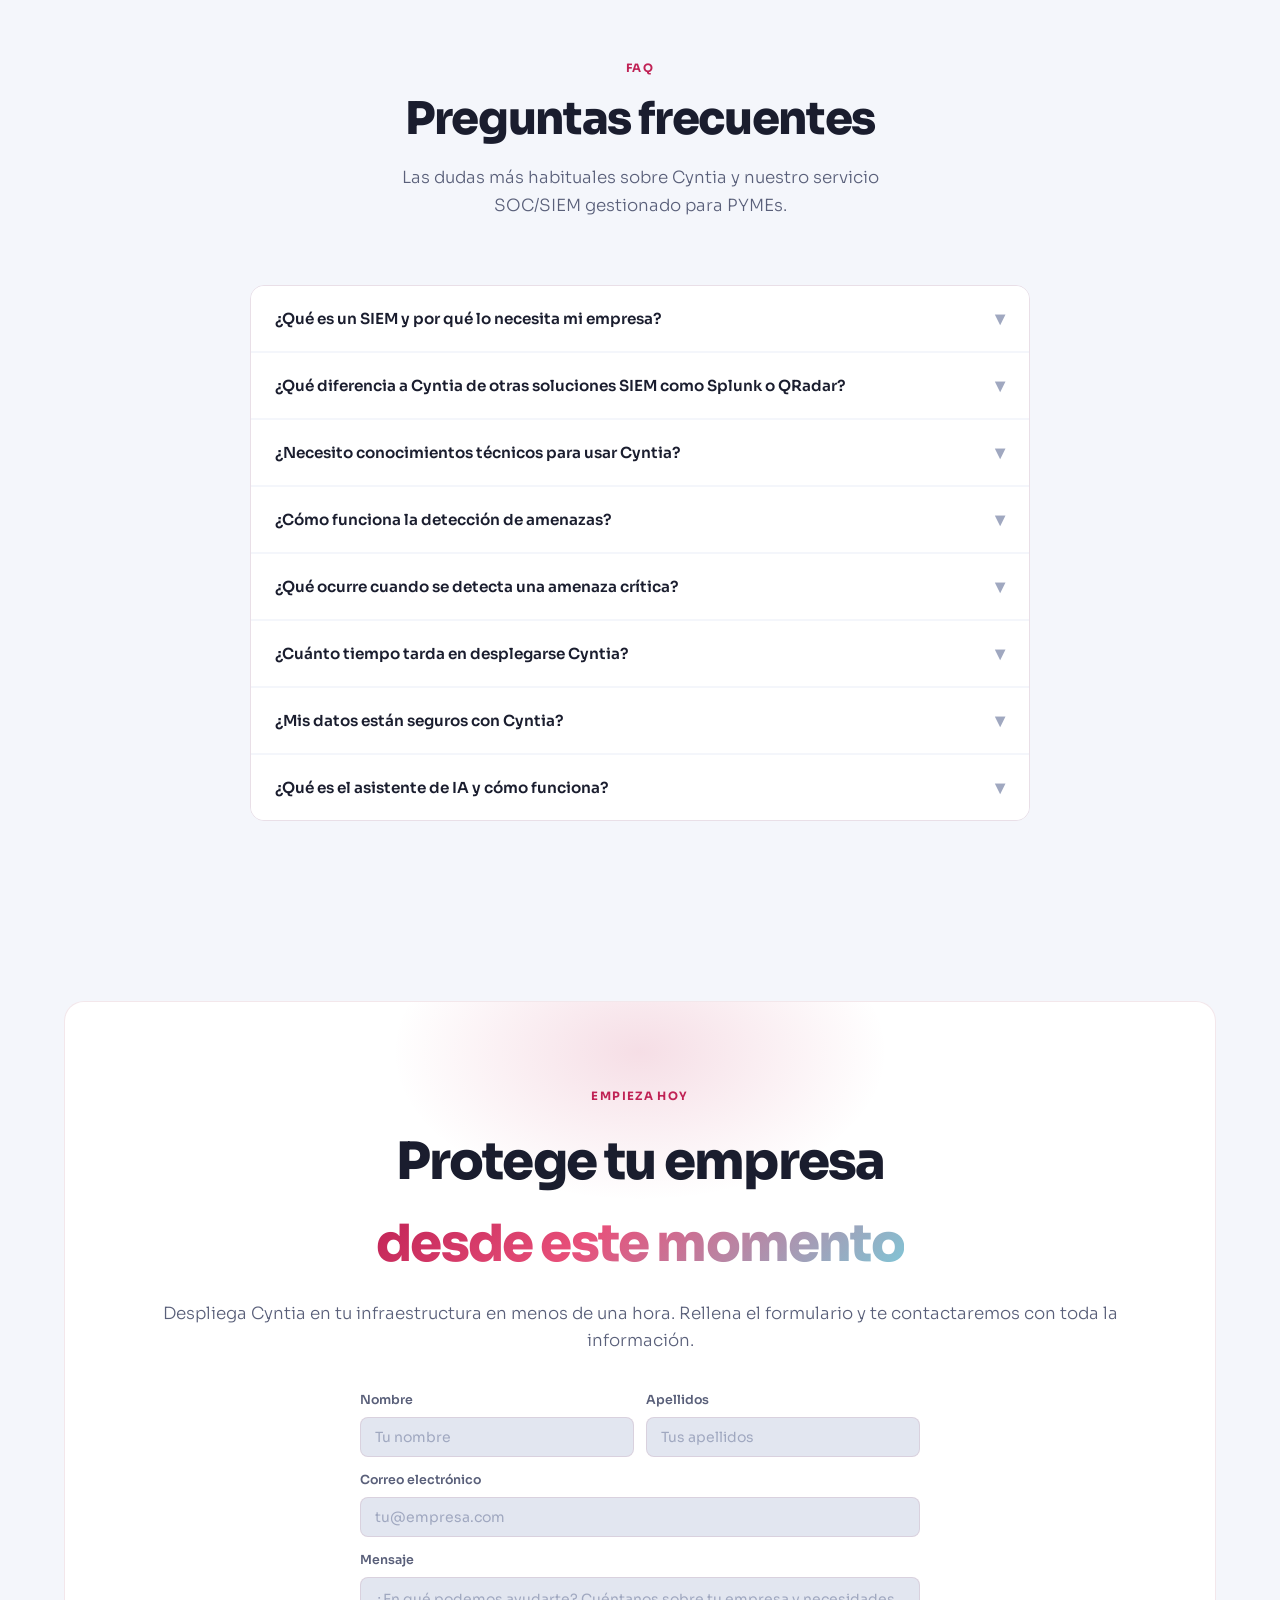
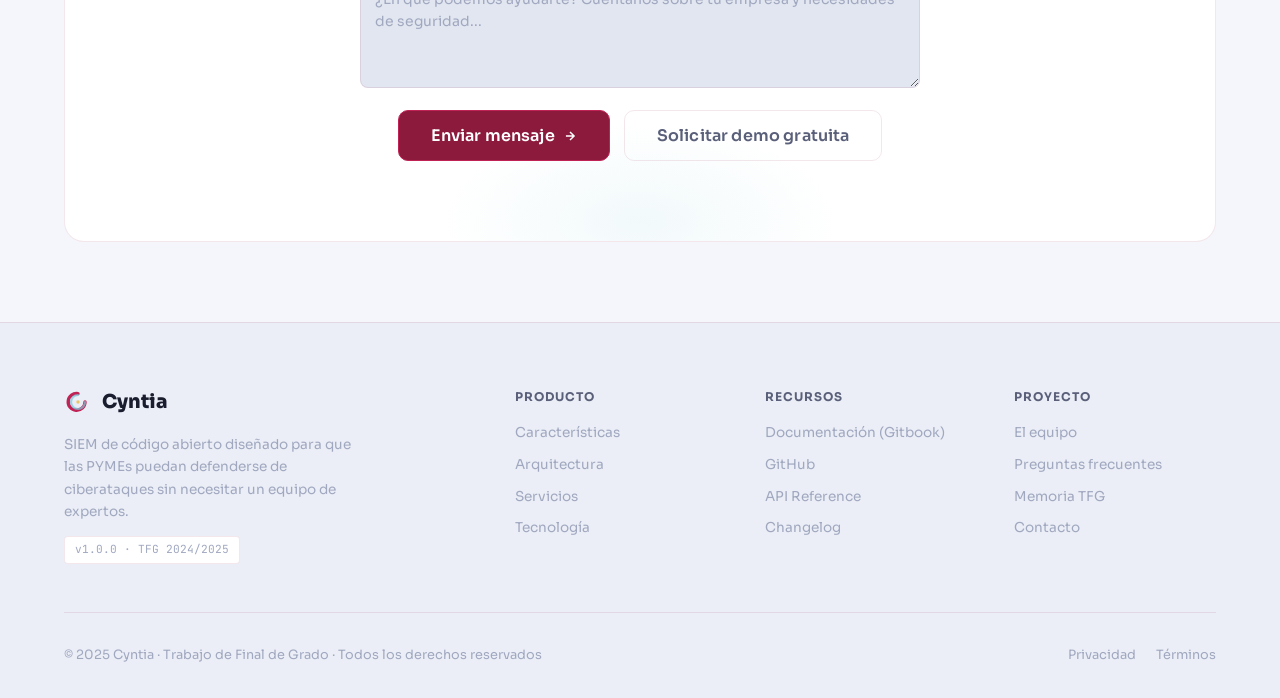
<file: FrontEnd/files v2/index.html>
<!DOCTYPE html>
<html lang="es" data-theme="dark">
<head>
  <meta charset="UTF-8" />
  <meta name="viewport" content="width=device-width, initial-scale=1.0" />
  <title>Cyntia — SIEM para PYMEs</title>
  <link rel="stylesheet" href="styles.css" />
  <link href="https://fonts.googleapis.com/css2?family=Sora:wght@300;400;500;600;700;800&family=JetBrains+Mono:wght@400;500;700&display=swap" rel="stylesheet" />
</head>
<body>

<!-- ─── CANVAS DE PARTÍCULAS ─── -->
<canvas id="particles" aria-hidden="true"></canvas>

<!-- ─── CURSOR PERSONALIZADO ─── -->
<div class="cursor" id="cursor"></div>
<div class="cursor-follower" id="cursorFollower"></div>

<!-- ─── BARRA DE PROGRESO ─── -->
<div class="scroll-progress" id="scrollProgress"></div>

<!-- ══════════════════════════════════════════════
     MODAL: LOGIN / REGISTRO
═══════════════════════════════════════════════ -->
<div class="modal-overlay" id="authOverlay" role="dialog" aria-modal="true" aria-label="Autenticación">
  <div class="modal" id="authModal">
    <button class="modal-close" id="authClose" aria-label="Cerrar">✕</button>

    <!-- Login -->
    <div class="auth-panel" id="loginPanel">
      <div class="auth-logo">
        <svg width="36" height="36" viewBox="0 0 100 100" fill="none">
          <path d="M75 50 A30 30 0 1 1 50 20" stroke="var(--crimson-light)" stroke-width="12" stroke-linecap="round" fill="none"/>
          <path d="M75 50 A25 25 0 1 1 50 25" stroke="var(--blue)" stroke-width="8" stroke-linecap="round" fill="none" opacity="0.7"/>
          <circle cx="50" cy="50" r="6" fill="var(--gold)"/>
        </svg>
        <span>Cyntia</span>
      </div>
      <h2 class="auth-title">Iniciar sesión</h2>
      <p class="auth-sub">Accede a tu panel de seguridad</p>
      <div class="auth-error" id="loginError">Usuario y/o contraseña incorrectos</div>
      <form id="loginForm" novalidate>
        <div class="form-group">
          <label for="loginUser">Usuario o email</label>
          <input type="text" id="loginUser" placeholder="admin@empresa.com" autocomplete="username" />
        </div>
        <div class="form-group">
          <label for="loginPass">Contraseña</label>
          <div class="input-wrap">
            <input type="password" id="loginPass" placeholder="••••••••" autocomplete="current-password" />
            <button type="button" class="toggle-pass" data-target="loginPass">👁</button>
          </div>
        </div>
        <button type="submit" class="btn btn-primary btn-full">Acceder</button>
      </form>
      <p class="auth-switch">¿No tienes cuenta? <a href="#" id="goRegister">Regístrate</a></p>
    </div>

    <!-- Registro -->
    <div class="auth-panel hidden" id="registerPanel">
      <div class="auth-logo">
        <svg width="36" height="36" viewBox="0 0 100 100" fill="none">
          <path d="M75 50 A30 30 0 1 1 50 20" stroke="var(--crimson-light)" stroke-width="12" stroke-linecap="round" fill="none"/>
          <path d="M75 50 A25 25 0 1 1 50 25" stroke="var(--blue)" stroke-width="8" stroke-linecap="round" fill="none" opacity="0.7"/>
          <circle cx="50" cy="50" r="6" fill="var(--gold)"/>
        </svg>
        <span>Cyntia</span>
      </div>
      <h2 class="auth-title">Crear cuenta</h2>
      <p class="auth-sub">Empieza a proteger tu empresa</p>
      <div class="auth-error" id="registerError">Usuario y/o contraseña incorrectos</div>
      <form id="registerForm" novalidate>
        <div class="form-row">
          <div class="form-group">
            <label for="regName">Nombre</label>
            <input type="text" id="regName" placeholder="Ana" autocomplete="given-name" />
          </div>
          <div class="form-group">
            <label for="regSurname">Apellido</label>
            <input type="text" id="regSurname" placeholder="García" autocomplete="family-name" />
          </div>
        </div>
        <div class="form-group">
          <label for="regEmail">Email</label>
          <input type="email" id="regEmail" placeholder="ana@empresa.com" autocomplete="email" />
        </div>
        <div class="form-group">
          <label for="regPass">Contraseña</label>
          <div class="input-wrap">
            <input type="password" id="regPass" placeholder="Mín. 8 caracteres" autocomplete="new-password" />
            <button type="button" class="toggle-pass" data-target="regPass">👁</button>
          </div>
        </div>
        <button type="submit" class="btn btn-primary btn-full">Crear cuenta</button>
      </form>
      <p class="auth-switch">¿Ya tienes cuenta? <a href="#" id="goLogin">Iniciar sesión</a></p>
    </div>
  </div>
</div>

<!-- ══════════════════════════════════════════════
     CHATBOT IA
═══════════════════════════════════════════════ -->
<div class="chatbot-wrapper" id="chatbotWrapper">
  <!-- Botón flotante -->
  <button class="chatbot-fab" id="chatbotFab" aria-label="Abrir asistente IA">
    <span class="fab-icon fab-open">
      <svg width="22" height="22" viewBox="0 0 24 24" fill="none" stroke="currentColor" stroke-width="2"><path d="M21 15a2 2 0 0 1-2 2H7l-4 4V5a2 2 0 0 1 2-2h14a2 2 0 0 1 2 2z"/></svg>
    </span>
    <span class="fab-icon fab-close hidden">✕</span>
    <span class="fab-badge" id="fabBadge">ChatBot</span>
  </button>

  <!-- Panel de chat -->
  <div class="chatbot-panel hidden" id="chatbotPanel">
    <div class="chat-header">
      <div class="chat-avatar">
        <svg width="20" height="20" viewBox="0 0 100 100" fill="none">
          <path d="M75 50 A30 30 0 1 1 50 20" stroke="var(--blue)" stroke-width="12" stroke-linecap="round" fill="none"/>
          <circle cx="50" cy="50" r="5" fill="var(--gold)"/>
        </svg>
      </div>
      <div class="chat-header-info">
        <span class="chat-name">Cyntia Assistant</span>
        <span class="chat-status"><span class="chat-dot"></span>Disponible · Llama 3.1</span>
      </div>
      <button class="chat-minimize" id="chatMinimize" aria-label="Minimizar">−</button>
    </div>
    <div class="chat-messages" id="chatMessages">
      <div class="chat-msg bot">
        <div class="msg-bubble">
          👋 ¡Hola! Soy el asistente IA de <strong>Cyntia</strong>. Puedo ayudarte con preguntas sobre ciberseguridad, configuración del SIEM, detección de amenazas y más. ¿En qué puedo ayudarte?
        </div>
        <span class="msg-time">ahora</span>
      </div>
    </div>
    <div class="chat-typing hidden" id="chatTyping">
      <span></span><span></span><span></span>
    </div>
    <div class="chat-input-area">
      <textarea id="chatInput" placeholder="Escribe tu pregunta..." rows="1" aria-label="Mensaje"></textarea>
      <button id="chatSend" aria-label="Enviar">
        <svg width="16" height="16" viewBox="0 0 24 24" fill="none" stroke="currentColor" stroke-width="2.5"><line x1="22" y1="2" x2="11" y2="13"/><polygon points="22 2 15 22 11 13 2 9 22 2"/></svg>
      </button>
    </div>
    <div class="chat-footer">Powered by Groq · Llama 3.1 es IA y puede cometer errores. Por favor, verifica las respuestas.</div>
  </div>
</div>

<!-- ══════════════════════════════════════════════
     NAVEGACIÓN
═══════════════════════════════════════════════ -->
<header class="navbar" id="navbar">
  <a href="#inicio" class="nav-logo">
    <svg width="34" height="34" viewBox="0 0 100 100" fill="none">
      <path d="M75 50 A30 30 0 1 1 50 20" stroke="var(--crimson-light)" stroke-width="12" stroke-linecap="round" fill="none"/>
      <path d="M75 50 A25 25 0 1 1 50 25" stroke="var(--blue)" stroke-width="8" stroke-linecap="round" fill="none" opacity="0.7"/>
      <circle cx="50" cy="50" r="6" fill="var(--gold)"/>
    </svg>
    <span>Cyntia</span>
  </a>

  <nav class="nav-links" aria-label="Navegación principal">
    <a href="#caracteristicas">Características</a>
    <a href="#como-funciona">Cómo funciona</a>
    <a href="#servicios">Servicios</a>
    <a href="#nosotros">Nosotros</a>
    <a href="#faq">FAQ</a>
    <a href="#contacto">Demo</a>
  </nav>

  <div class="nav-actions">
    <button class="theme-toggle" id="themeToggle" aria-label="Cambiar tema">
      <span class="theme-icon sun">☀️</span>
      <span class="theme-icon moon">🌙</span>
    </button>
    <button class="btn btn-ghost" id="openLogin">Iniciar sesión</button>
    <button class="btn btn-primary" id="openRegister">Registrarse</button>
  </div>

  <button class="hamburger" id="hamburger" aria-label="Menú">
    <span></span><span></span><span></span>
  </button>
</header>

<!-- Mobile menu -->
<div class="mobile-menu" id="mobileMenu">
  <a href="#caracteristicas">Características</a>
  <a href="#como-funciona">Cómo funciona</a>
  <a href="#servicios">Servicios</a>
  <a href="#nosotros">Nosotros</a>
  <a href="#faq">FAQ</a>
  <a href="#contacto">Demo</a>
  <button class="btn btn-primary btn-full" id="mobileLogin">Iniciar sesión</button>
</div>

<!-- ══════════════════════════════════════════════
     HERO
═══════════════════════════════════════════════ -->
<section class="hero" id="inicio">
  <div class="hero-inner">
    <!-- Columna izquierda -->
    <div class="hero-content" data-reveal>
      <div class="hero-badge">
        <span class="badge-dot"></span>
        SIEM Open Source para PYMEs
      </div>

      <h1 class="hero-title">
        Seguridad<br>
        <span class="gradient-text" id="typewriter"></span><br>
        <span class="accent-blue">tu empresa</span>
      </h1>

      <p class="hero-sub">
        Cyntia es una plataforma SOC/SIEM gestionada basada en Wazuh, Suricata y Grafana. Detecta amenazas, responde automáticamente a incidentes y monitoriza tu infraestructura — sin necesitar un equipo de seguridad dedicado.
      </p>

      <div class="hero-actions">
        <a href="#contacto" class="btn btn-primary magnetic demo-request-btn">
          Solicitar demo
          <svg width="14" height="14" viewBox="0 0 24 24" fill="none" stroke="currentColor" stroke-width="2.5"><path d="M5 12h14M12 5l7 7-7 7"/></svg>
        </a>
        <a href="#como-funciona" class="btn btn-ghost magnetic">Ver arquitectura</a>
      </div>

      <div class="hero-stats">
        <div class="stat-item">
          <span class="stat-val" data-count="50000" data-suffix="K+">0</span>
          <span class="stat-label">Eventos/seg</span>
        </div>
        <div class="stat-divider"></div>
        <div class="stat-item">
          <span class="stat-val" data-count="99" data-suffix=".9%">0</span>
          <span class="stat-label">Uptime</span>
        </div>
        <div class="stat-divider"></div>
        <div class="stat-item">
          <span class="stat-val" data-count="2" data-suffix="s <">0</span>
          <span class="stat-label">Detección RT</span>
        </div>
      </div>
    </div>

    <!-- Columna derecha: Dashboard Grafana -->
    <div class="hero-dashboard" data-reveal data-delay="200">
      <div class="grafana-window">
        <!-- Titlebar -->
        <div class="gf-titlebar">
          <div class="gf-dots">
            <span class="gf-dot red"></span>
            <span class="gf-dot yellow"></span>
            <span class="gf-dot green"></span>
          </div>
          <div class="gf-urlbar">grafana.cyntia.local · Security Overview</div>
          <div class="gf-controls">
            <span class="gf-pill">Last 6h</span>
            <span class="gf-pill">⟳ Auto</span>
          </div>
        </div>

        <!-- Grafana Layout -->
        <div class="gf-body">
          <!-- Sidebar -->
          <nav class="gf-sidebar" aria-label="Grafana sidebar">
            <div class="gf-logo-area">
              <svg width="22" height="22" viewBox="0 0 100 100" fill="none">
                <path d="M75 50 A30 30 0 1 1 50 20" stroke="#FF780A" stroke-width="12" stroke-linecap="round" fill="none"/>
                <circle cx="50" cy="50" r="5" fill="#FF780A"/>
              </svg>
            </div>
            <div class="gf-nav-items">
              <div class="gf-nav-item active" title="Dashboards">
                <svg width="16" height="16" viewBox="0 0 24 24" fill="currentColor"><rect x="3" y="3" width="7" height="7" rx="1"/><rect x="14" y="3" width="7" height="7" rx="1"/><rect x="3" y="14" width="7" height="7" rx="1"/><rect x="14" y="14" width="7" height="7" rx="1"/></svg>
              </div>
              <div class="gf-nav-item" title="Alertas">
                <svg width="16" height="16" viewBox="0 0 24 24" fill="none" stroke="currentColor" stroke-width="2"><path d="M10.29 3.86L1.82 18a2 2 0 0 0 1.71 3h16.94a2 2 0 0 0 1.71-3L13.71 3.86a2 2 0 0 0-3.42 0z"/></svg>
              </div>
              <div class="gf-nav-item" title="Explorar">
                <svg width="16" height="16" viewBox="0 0 24 24" fill="none" stroke="currentColor" stroke-width="2"><circle cx="11" cy="11" r="8"/><path d="m21 21-4.35-4.35"/></svg>
              </div>
              <div class="gf-nav-item" title="Configuración">
                <svg width="16" height="16" viewBox="0 0 24 24" fill="none" stroke="currentColor" stroke-width="2"><circle cx="12" cy="12" r="3"/><path d="M19.07 4.93l-1.41 1.41M4.34 19.66l-1.41 1.41M21 12h-2M5 12H3M19.07 19.07l-1.41-1.41M4.34 4.34L2.93 5.75"/></svg>
              </div>
            </div>
          </nav>

          <!-- Main content -->
          <div class="gf-main">
            <div class="gf-topbar">
              <span class="gf-breadcrumb">Dashboards / <strong>Security Overview</strong></span>
              <div class="gf-topbar-actions">
                <span class="gf-tag">Production</span>
                <span class="gf-icon-btn">⊕</span>
                <span class="gf-icon-btn">⚙</span>
              </div>
            </div>

            <!-- Stat panels row -->
            <div class="gf-row gf-stats-row">
              <div class="gf-panel stat-panel">
                <div class="gf-panel-header"><span>Alertas Críticas</span><span class="gf-menu">⋮</span></div>
                <div class="gf-panel-body">
                  <div class="gf-stat critical">3</div>
                  <div class="gf-stat-sub">↑ 2 última hora</div>
                </div>
              </div>
              <div class="gf-panel stat-panel">
                <div class="gf-panel-header"><span>Alertas Medias</span><span class="gf-menu">⋮</span></div>
                <div class="gf-panel-body">
                  <div class="gf-stat warning">17</div>
                  <div class="gf-stat-sub">↓ 5 resueltas</div>
                </div>
              </div>
              <div class="gf-panel stat-panel">
                <div class="gf-panel-header"><span>Agentes Online</span><span class="gf-menu">⋮</span></div>
                <div class="gf-panel-body">
                  <div class="gf-stat success">12<span class="gf-stat-total">/13</span></div>
                  <div class="gf-stat-sub">1 desconectado</div>
                </div>
              </div>
              <div class="gf-panel stat-panel">
                <div class="gf-panel-header"><span>CPU Agentes</span><span class="gf-menu">⋮</span></div>
                <div class="gf-panel-body">
                  <div class="gf-stat info">45%</div>
                  <div class="gf-gauge-bar"><div class="gf-gauge-fill" style="width:45%"></div></div>
                </div>
              </div>
            </div>

            <!-- Chart panel -->
            <div class="gf-row">
              <div class="gf-panel chart-panel">
                <div class="gf-panel-header"><span>Eventos por hora — últimas 12h</span><span class="gf-menu">⋮</span></div>
                <div class="gf-panel-body">
                  <canvas id="grafanaChart" aria-label="Gráfico de eventos"></canvas>
                </div>
              </div>
            </div>

            <!-- Alert list -->
            <div class="gf-row">
              <div class="gf-panel alert-panel">
                <div class="gf-panel-header"><span>Alertas Recientes</span><span class="gf-menu">⋮</span></div>
                <div class="gf-panel-body gf-alerts">
                  <div class="gf-alert-item gf-crit">
                    <span class="gf-alert-icon">●</span>
                    <span class="gf-alert-text">SSH Brute Force · 192.168.1.45 → srv-main</span>
                    <span class="gf-alert-time">14:32</span>
                  </div>
                  <div class="gf-alert-item gf-warn">
                    <span class="gf-alert-icon">●</span>
                    <span class="gf-alert-text">Privilege Escalation · srv-web-01</span>
                    <span class="gf-alert-time">14:18</span>
                  </div>
                  <div class="gf-alert-item gf-med">
                    <span class="gf-alert-icon">●</span>
                    <span class="gf-alert-text">Unexpected port 4444 open · 0.0.0.0</span>
                    <span class="gf-alert-time">13:55</span>
                  </div>
                </div>
              </div>
            </div>

          </div><!-- /gf-main -->
        </div><!-- /gf-body -->
      </div><!-- /grafana-window -->
    </div><!-- /hero-dashboard -->
  </div><!-- /hero-inner -->
</section>

<!-- ══════════════════════════════════════════════
     CARACTERÍSTICAS
═══════════════════════════════════════════════ -->
<section class="section section-alt" id="caracteristicas">
  <div class="container">
    <div class="section-header" data-reveal>
      <div class="section-tag">Capacidades</div>
      <h2 class="section-title">Todo lo que necesitas<br>para proteger tu empresa</h2>
      <p class="section-sub">Desde la ingesta de logs hasta la respuesta automatizada, Cyntia cubre el ciclo completo de seguridad con una interfaz diseñada para no-expertos.</p>
    </div>

    <div class="features-grid">
      <div class="feature-card" data-reveal data-delay="0">
        <div class="feature-icon-wrap crimson">
          <svg width="22" height="22" viewBox="0 0 24 24" fill="none" stroke="currentColor" stroke-width="2"><path d="M12 22s8-4 8-10V5l-8-3-8 3v7c0 6 8 10 8 10z"/></svg>
        </div>
        <h3>Detección con Wazuh + Suricata</h3>
        <p>Motor de correlación basado en reglas MITRE ATT&amp;CK con Wazuh como plataforma central del SOC. Suricata IDS analiza el tráfico de red en tiempo real detectando patrones de ataque conocidos.</p>
        <div class="feature-tag">SIEM · IDS</div>
      </div>

      <div class="feature-card" data-reveal data-delay="80">
        <div class="feature-icon-wrap blue">
          <svg width="22" height="22" viewBox="0 0 24 24" fill="none" stroke="currentColor" stroke-width="2"><polyline points="22 12 18 12 15 21 9 3 6 12 2 12"/></svg>
        </div>
        <h3>Dashboards Grafana + OpenSearch</h3>
        <p>Grafana con Prometheus para métricas de infraestructura en tiempo real. Wazuh Dashboard sobre OpenSearch para visualizar alertas de seguridad, agentes activos y estadísticas de incidentes.</p>
        <div class="feature-tag">Monitorización</div>
      </div>

      <div class="feature-card" data-reveal data-delay="160">
        <div class="feature-icon-wrap crimson">
          <svg width="22" height="22" viewBox="0 0 24 24" fill="none" stroke="currentColor" stroke-width="2"><circle cx="11" cy="11" r="8"/><path d="m21 21-4.35-4.35"/></svg>
        </div>
        <h3>Honeypots OpenCanary</h3>
        <p>Servicios señuelo (SSH, HTTP, SMB, FTP, MySQL) que simulan ser reales. Cualquier intento de acceso genera una alerta de máxima prioridad al tratarse de actividad maliciosa inequívoca.</p>
        <div class="feature-tag">Deception</div>
      </div>

      <div class="feature-card" data-reveal data-delay="0">
        <div class="feature-icon-wrap blue">
          <svg width="22" height="22" viewBox="0 0 24 24" fill="none" stroke="currentColor" stroke-width="2"><path d="M13 2L3 14h9l-1 8 10-12h-9l1-8z"/></svg>
        </div>
        <h3>Respuesta Automatizada</h3>
        <p>Playbooks conectados con Wazuh Active Response: bloqueo automático de IPs con nftables, aislamiento de hosts comprometidos, desactivación de cuentas AD y creación de tickets en el portal.</p>
        <div class="feature-tag">SOAR</div>
      </div>

      <div class="feature-card" data-reveal data-delay="80">
        <div class="feature-icon-wrap crimson">
          <svg width="22" height="22" viewBox="0 0 24 24" fill="none" stroke="currentColor" stroke-width="2"><rect x="2" y="2" width="20" height="8" rx="2"/><rect x="2" y="14" width="20" height="8" rx="2"/><line x1="6" y1="6" x2="6.01" y2="6"/><line x1="6" y1="18" x2="6.01" y2="18"/></svg>
        </div>
        <h3>Threat Intelligence</h3>
        <p>Enriquecimiento automático de alertas consultando AbuseIPDB y AlienVault OTX. Cada IP involucrada en una alerta obtiene su contexto de reputación integrado en el ticket del incidente.</p>
        <div class="feature-tag">CTI</div>
      </div>

      <div class="feature-card" data-reveal data-delay="160">
        <div class="feature-icon-wrap blue">
          <svg width="22" height="22" viewBox="0 0 24 24" fill="none" stroke="currentColor" stroke-width="2"><path d="M14 2H6a2 2 0 0 0-2 2v16a2 2 0 0 0 2 2h12a2 2 0 0 0 2-2V8z"/><polyline points="14 2 14 8 20 8"/><line x1="16" y1="13" x2="8" y2="13"/><line x1="16" y1="17" x2="8" y2="17"/></svg>
        </div>
        <h3>Portal Web + Asistente IA</h3>
        <p>Aplicación propia con PHP 8.2 y MySQL: sistema de tickets, alertas en tiempo real, informes PDF y asistente IA con Llama 3.1 vía Groq que explica cada alerta en lenguaje sencillo.</p>
        <div class="feature-tag">Portal · IA</div>
      </div>
    </div>
  </div>
</section>

<!-- ══════════════════════════════════════════════
     CÓMO FUNCIONA
═══════════════════════════════════════════════ -->
<section class="section" id="como-funciona">
  <div class="container">
    <div class="section-header" data-reveal>
      <div class="section-tag">Arquitectura</div>
      <h2 class="section-title">Cómo funciona Cyntia</h2>
      <p class="section-sub">Arquitectura sobre Proxmox VE con segmentación en DMZ, VLAN de producción y VLAN SOC. Despliegue en horas sobre infraestructura existente.</p>
    </div>

    <div class="how-layout">
      <div class="steps-list">
        <div class="step active" data-step="0" data-reveal>
          <div class="step-number">01</div>
          <div class="step-body">
            <h3>Despliegue de Agentes Wazuh</h3>
            <p>Agentes ligeros en Windows, Linux y macOS. Envío cifrado (TLS) de eventos al Wazuh Manager en la VLAN del SOC. Instalación en menos de 5 minutos.</p>
          </div>
        </div>
        <div class="step" data-step="1" data-reveal data-delay="100">
          <div class="step-number">02</div>
          <div class="step-body">
            <h3>Centralización: Wazuh + OpenSearch</h3>
            <p>Wazuh Manager recibe y procesa los eventos. OpenSearch los indexa para búsqueda instantánea. Grafana + Prometheus monitorizan la infraestructura en tiempo real.</p>
          </div>
        </div>
        <div class="step" data-step="2" data-reveal data-delay="200">
          <div class="step-number">03</div>
          <div class="step-body">
            <h3>Detección Multicapa</h3>
            <p>Suricata IDS en modo pasivo analiza el tráfico de red. Wazuh correlaciona con +200 reglas MITRE ATT&amp;CK. Honeypots OpenCanary detectan movimientos laterales.</p>
          </div>
        </div>
        <div class="step" data-step="3" data-reveal data-delay="300">
          <div class="step-number">04</div>
          <div class="step-body">
            <h3>Respuesta Automática</h3>
            <p>Playbooks de Wazuh Active Response: bloqueo de IPs en nftables, aislamiento de hosts vía API Proxmox, desactivación de cuentas AD y creación de tickets en el portal.</p>
          </div>
        </div>
      </div>

      <div class="step-visual" id="stepVisual" data-reveal>
        <div class="step-visual-content" id="stepContent">
          <div class="sv-icon">🖥️</div>
          <h4 id="svTitle">Agentes Wazuh</h4>
          <p id="svDesc">Agentes ligeros instalados en Windows, Linux y macOS que envían logs cifrados (TLS) al Wazuh Manager en la VLAN del SOC. Consumo inferior al 1% de CPU.</p>
          <div class="sv-code" id="svCode">
            <span class="code-comment"># Instalación del agente Wazuh</span><br>
            curl -sO https://packages.wazuh.com/4.x/apt/install.sh<br>
            sudo bash install.sh -a 192.168.20.10
          </div>
        </div>
      </div>
    </div>
  </div>
</section>

<!-- ══════════════════════════════════════════════
     SERVICIOS / PRECIOS
═══════════════════════════════════════════════ -->
<section class="section section-alt" id="servicios">
  <div class="container">
    <div class="section-header" data-reveal>
      <div class="section-tag">Servicios</div>
      <h2 class="section-title">Elige el plan que<br>se adapta a ti</h2>
      <p class="section-sub">Desde la versión gratuita de código abierto hasta el despliegue gestionado para empresas con mayores necesidades.</p>
    </div>

    <div class="pricing-grid">
      <!-- Core -->
      <div class="pricing-card" data-reveal data-delay="0">
        <div class="plan-badge">Básico</div>
        <div class="plan-name">Cyntia Core</div>
        <div class="plan-price">
          <span class="price-amount">Gratis</span>
          <span class="price-period">Open Source · MIT</span>
        </div>
        <ul class="plan-features">
          <li class="feat-yes">✓ Hasta 5 agentes</li>
          <li class="feat-yes">✓ Dashboard Grafana integrado</li>
          <li class="feat-yes">✓ Detección de intrusiones básica</li>
          <li class="feat-yes">✓ Alertas por email</li>
          <li class="feat-yes">✓ Análisis de logs (7 días)</li>
          <li class="feat-yes">✓ Reglas MITRE ATT&amp;CK</li>
          <li class="feat-no">✗ Threat Intelligence</li>
          <li class="feat-no">✗ Respuesta automática</li>
          <li class="feat-no">✗ Reportes de compliance</li>
          <li class="feat-no">✗ Soporte técnico</li>
        </ul>
        <a href="#contacto" class="btn btn-ghost btn-full">Descargar gratis</a>
      </div>

      <!-- Pro (destacado) -->
      <div class="pricing-card featured" data-reveal data-delay="100">
        <div class="plan-badge popular">⭐ Recomendado</div>
        <div class="plan-name">Cyntia Pro</div>
        <div class="plan-price">
          <span class="price-amount">Consultar</span>
          <span class="price-period">Licencia anual por empresa</span>
        </div>
        <ul class="plan-features">
          <li class="feat-yes">✓ Agentes ilimitados</li>
          <li class="feat-yes">✓ Dashboard avanzado multi-tenant</li>
          <li class="feat-yes">✓ Detección de amenazas avanzada</li>
          <li class="feat-yes">✓ Alertas email + Slack + webhook</li>
          <li class="feat-yes">✓ Retención de logs 90 días</li>
          <li class="feat-yes">✓ Threat Intelligence (MISP, VT)</li>
          <li class="feat-yes">✓ Respuesta automática</li>
          <li class="feat-yes">✓ Reportes PCI-DSS / ISO 27001</li>
          <li class="feat-yes">✓ Análisis forense</li>
          <li class="feat-no">✗ SLA garantizado</li>
        </ul>
        <a href="#contacto" class="btn btn-primary btn-full demo-request-btn">Solicitar demo</a>
      </div>

      <!-- Enterprise -->
      <div class="pricing-card" data-reveal data-delay="200">
        <div class="plan-badge">Enterprise</div>
        <div class="plan-name">Cyntia Enterprise</div>
        <div class="plan-price">
          <span class="price-amount">A medida</span>
          <span class="price-period">Gestión completa incluida</span>
        </div>
        <ul class="plan-features">
          <li class="feat-yes">✓ Todo de Pro, más:</li>
          <li class="feat-yes">✓ Despliegue on-premise / cloud</li>
          <li class="feat-yes">✓ SLA 99.9% garantizado</li>
          <li class="feat-yes">✓ SOC gestionado 24/7</li>
          <li class="feat-yes">✓ Retención de logs 1 año</li>
          <li class="feat-yes">✓ Reglas personalizadas</li>
          <li class="feat-yes">✓ Integración LDAP/AD</li>
          <li class="feat-yes">✓ Formación para el equipo</li>
          <li class="feat-yes">✓ Auditorías de seguridad</li>
          <li class="feat-yes">✓ Soporte prioritario 24/7</li>
        </ul>
        <a href="#contacto" class="btn btn-ghost btn-full">Contactar ventas</a>
      </div>
    </div>

    <!-- Extras destacados -->
    <div class="extras-section" data-reveal>
      <h3 class="extras-title">Módulos adicionales</h3>
      <div class="extras-grid">
        <div class="extra-card">
          <span class="extra-icon">🔍</span>
          <div>
            <strong>Análisis forense</strong>
            <p>Reconstrucción de incidentes con timeline completo</p>
          </div>
        </div>
        <div class="extra-card">
          <span class="extra-icon">🌐</span>
          <div>
            <strong>Network Monitoring</strong>
            <p>Análisis de tráfico con detección de anomalías</p>
          </div>
        </div>
        <div class="extra-card">
          <span class="extra-icon">🤖</span>
          <div>
            <strong>IA Avanzada</strong>
            <p>Modelos de ML para detección de amenazas 0-day</p>
          </div>
        </div>
        <div class="extra-card">
          <span class="extra-icon">📱</span>
          <div>
            <strong>App móvil</strong>
            <p>Alertas y dashboard accesible desde smartphone</p>
          </div>
        </div>
      </div>
    </div>
  </div>
</section>

<!-- ══════════════════════════════════════════════
     STACK TECNOLÓGICO
═══════════════════════════════════════════════ -->
<section class="section" id="tecnologia">
  <div class="container">
    <div class="section-header" data-reveal>
      <div class="section-tag">Tecnología</div>
      <h2 class="section-title">Construido sobre<br>herramientas de código abierto</h2>
    </div>
    <div class="stack-grid" data-reveal>
      <div class="stack-item">
        <div class="stack-logo">🛡️</div>
        <span class="stack-name">Wazuh</span>
      </div>
      <div class="stack-item">
        <div class="stack-logo">🔍</div>
        <span class="stack-name">OpenSearch</span>
      </div>
      <div class="stack-item">
        <div class="stack-logo">📊</div>
        <span class="stack-name">Grafana</span>
      </div>
      <div class="stack-item">
        <div class="stack-logo">🐋</div>
        <span class="stack-name">Docker</span>
      </div>
      <div class="stack-item">
        <div class="stack-logo">🖥️</div>
        <span class="stack-name">Proxmox</span>
      </div>
      <div class="stack-item">
        <div class="stack-logo">🌊</div>
        <span class="stack-name">Suricata</span>
      </div>
      <div class="stack-item">
        <div class="stack-logo">🐍</div>
        <span class="stack-name">Python</span>
      </div>
      <div class="stack-item">
        <div class="stack-logo">🐘</div>
        <span class="stack-name">PHP 8.2</span>
      </div>
      <div class="stack-item">
        <div class="stack-logo">🗄️</div>
        <span class="stack-name">MySQL</span>
      </div>
      <div class="stack-item">
        <div class="stack-logo">🔒</div>
        <span class="stack-name">Cloudflare</span>
      </div>
    </div>
  </div>
</section>

<!-- ══════════════════════════════════════════════
     SOBRE NOSOTROS
═══════════════════════════════════════════════ -->
<section class="section section-alt" id="nosotros">
  <div class="container">
    <div class="section-header" data-reveal>
      <div class="section-tag">Nosotros</div>
      <h2 class="section-title">El equipo detrás<br>de Cyntia</h2>
      <p class="section-sub">Cyntia nace como Trabajo de Final de Grado con un objetivo claro: democratizar la ciberseguridad para las pequeñas y medianas empresas que no pueden permitirse un SOC.</p>
    </div>

    <!-- Misión -->
    <div class="mission-block" data-reveal>
      <div class="mission-icon">🎯</div>
      <div>
        <h3>Nuestra misión</h3>
        <p>El 70% de los ciberataques tienen como objetivo PYMEs, pero el 60% de estas empresas no dispone de herramientas de monitorización. Cyntia elimina esa brecha ofreciendo un SIEM moderno, accesible y fácil de operar sin necesidad de conocimientos especializados en ciberseguridad.</p>
      </div>
    </div>

    <!-- Equipo Cyntia -->
    <div class="team-grid">
      <div class="team-card" data-reveal data-delay="0">
        <div class="team-avatar" style="--av-color: var(--crimson)">JW</div>
        <h4 class="team-name">Jeet Warde</h4>
        <span class="team-role">Secretario &amp; Desarrollo Web</span>
        <p class="team-bio">Coordinación interna, gestión de documentación y desarrollo del portal web de Cyntia. Responsable de la arquitectura frontend y backend del proyecto.</p>
        <div class="team-links">
          <a href="https://github.com/Cyntia-JLP" aria-label="GitHub">
            <svg width="16" height="16" viewBox="0 0 24 24" fill="currentColor"><path d="M9 19c-5 1.5-5-2.5-7-3m14 6v-3.87a3.37 3.37 0 0 0-.94-2.61c3.14-.35 6.44-1.54 6.44-7A5.44 5.44 0 0 0 20 4.77 5.07 5.07 0 0 0 19.91 1S18.73.65 16 2.48a13.38 13.38 0 0 0-7 0C6.27.65 5.09 1 5.09 1A5.07 5.07 0 0 0 5 4.77a5.44 5.44 0 0 0-1.5 3.78c0 5.42 3.3 6.61 6.44 7A3.37 3.37 0 0 0 9 18.13V22"/></svg>
          </a>
          <a href="#" aria-label="LinkedIn">
            <svg width="16" height="16" viewBox="0 0 24 24" fill="currentColor"><path d="M16 8a6 6 0 0 1 6 6v7h-4v-7a2 2 0 0 0-2-2 2 2 0 0 0-2 2v7h-4v-7a6 6 0 0 1 6-6z"/><rect x="2" y="9" width="4" height="12"/><circle cx="4" cy="4" r="2"/></svg>
          </a>
        </div>
      </div>

      <div class="team-card" data-reveal data-delay="100">
        <div class="team-avatar" style="--av-color: var(--blue-dim)">LB</div>
        <h4 class="team-name">Laura Bescós</h4>
        <span class="team-role">Portavoz &amp; Estrategia</span>
        <p class="team-bio">Planificación empresarial, modelo de negocio y representación del equipo. Visión estratégica orientada al mercado de PYMEs.</p>
        <div class="team-links">
          <a href="https://github.com/Cyntia-JLP" aria-label="GitHub"><svg width="16" height="16" viewBox="0 0 24 24" fill="currentColor"><path d="M9 19c-5 1.5-5-2.5-7-3m14 6v-3.87a3.37 3.37 0 0 0-.94-2.61c3.14-.35 6.44-1.54 6.44-7A5.44 5.44 0 0 0 20 4.77 5.07 5.07 0 0 0 19.91 1S18.73.65 16 2.48a13.38 13.38 0 0 0-7 0C6.27.65 5.09 1 5.09 1A5.07 5.07 0 0 0 5 4.77a5.44 5.44 0 0 0-1.5 3.78c0 5.42 3.3 6.61 6.44 7A3.37 3.37 0 0 0 9 18.13V22"/></svg></a>
          <a href="#" aria-label="LinkedIn"><svg width="16" height="16" viewBox="0 0 24 24" fill="currentColor"><path d="M16 8a6 6 0 0 1 6 6v7h-4v-7a2 2 0 0 0-2-2 2 2 0 0 0-2 2v7h-4v-7a6 6 0 0 1 6-6z"/><rect x="2" y="9" width="4" height="12"/><circle cx="4" cy="4" r="2"/></svg></a>
        </div>
      </div>

      <div class="team-card" data-reveal data-delay="200">
        <div class="team-avatar" style="--av-color: var(--gold)">PL</div>
        <h4 class="team-name">Paula Lamelas</h4>
        <span class="team-role">Supervisora &amp; SOC</span>
        <p class="team-bio">Supervisión del Centro de Operaciones de Seguridad. Gestión de alertas, mejora de mecanismos de detección y validación del sistema.</p>
        <div class="team-links">
          <a href="https://github.com/Cyntia-JLP" aria-label="GitHub"><svg width="16" height="16" viewBox="0 0 24 24" fill="currentColor"><path d="M9 19c-5 1.5-5-2.5-7-3m14 6v-3.87a3.37 3.37 0 0 0-.94-2.61c3.14-.35 6.44-1.54 6.44-7A5.44 5.44 0 0 0 20 4.77 5.07 5.07 0 0 0 19.91 1S18.73.65 16 2.48a13.38 13.38 0 0 0-7 0C6.27.65 5.09 1 5.09 1A5.07 5.07 0 0 0 5 4.77a5.44 5.44 0 0 0-1.5 3.78c0 5.42 3.3 6.61 6.44 7A3.37 3.37 0 0 0 9 18.13V22"/></svg></a>
          <a href="#" aria-label="LinkedIn"><svg width="16" height="16" viewBox="0 0 24 24" fill="currentColor"><path d="M16 8a6 6 0 0 1 6 6v7h-4v-7a2 2 0 0 0-2-2 2 2 0 0 0-2 2v7h-4v-7a6 6 0 0 1 6-6z"/><rect x="2" y="9" width="4" height="12"/><circle cx="4" cy="4" r="2"/></svg></a>
        </div>
      </div>

      <!-- Tutor -->
      <div class="team-card tutor-card" data-reveal data-delay="300">
        <div class="team-avatar" style="--av-color: #888">TU</div>
        <h4 class="team-name">Tutor/a TFG</h4>
        <span class="team-role">Director/a del proyecto</span>
        <p class="team-bio">Profesor/a del departamento de Ingeniería Informática. Supervisor del Trabajo de Final de Grado.</p>
        <div class="team-links">
          <a href="#" aria-label="Web"><svg width="16" height="16" viewBox="0 0 24 24" fill="none" stroke="currentColor" stroke-width="2"><circle cx="12" cy="12" r="10"/><line x1="2" y1="12" x2="22" y2="12"/><path d="M12 2a15.3 15.3 0 0 1 4 10 15.3 15.3 0 0 1-4 10 15.3 15.3 0 0 1-4-10 15.3 15.3 0 0 1 4-10z"/></svg></a>
        </div>
      </div>
    </div>
  </div>
</section> 

<!-- ══════════════════════════════════════════════
     PREGUNTAS FRECUENTES (FAQ)
═══════════════════════════════════════════════ -->
<section class="section" id="faq">
  <div class="container">
    <div class="section-header" data-reveal>
      <div class="section-tag">FAQ</div>
      <h2 class="section-title">Preguntas frecuentes</h2>
      <p class="section-sub">Las dudas más habituales sobre Cyntia y nuestro servicio SOC/SIEM gestionado para PYMEs.</p>
    </div>

    <div class="faq-list">
      <div class="faq-item" data-reveal data-delay="0">
        <button class="faq-question" aria-expanded="false">
          <span>¿Qué es un SIEM y por qué lo necesita mi empresa?</span>
          <span class="faq-chevron">▾</span>
        </button>
        <div class="faq-answer">
          <p>Un SIEM (Security Information and Event Management) es un sistema que centraliza, analiza y correlaciona todos los eventos de seguridad de tu infraestructura. Te permite detectar amenazas en tiempo real, responder a incidentes de forma rápida y cumplir con normativas de seguridad. Si tu empresa usa equipos conectados a internet — y prácticamente todas lo hacen — un SIEM es esencial para protegerte.</p>
        </div>
      </div>

      <div class="faq-item" data-reveal data-delay="50">
        <button class="faq-question" aria-expanded="false">
          <span>¿Qué diferencia a Cyntia de otras soluciones SIEM como Splunk o QRadar?</span>
          <span class="faq-chevron">▾</span>
        </button>
        <div class="faq-answer">
          <p>Las soluciones SIEM tradicionales están diseñadas para grandes empresas con equipos de seguridad dedicados y presupuestos elevados. Cyntia está pensada específicamente para PYMEs: es más accesible, fácil de operar sin conocimientos especializados, y utiliza herramientas open source (Wazuh, Suricata, Grafana) que eliminan los costes de licencia. No necesitas un SOC dedicado para estar protegido.</p>
        </div>
      </div>

      <div class="faq-item" data-reveal data-delay="100">
        <button class="faq-question" aria-expanded="false">
          <span>¿Necesito conocimientos técnicos para usar Cyntia?</span>
          <span class="faq-chevron">▾</span>
        </button>
        <div class="faq-answer">
          <p>No. El portal web de Cyntia está diseñado para que cualquier persona pueda interpretar las alertas de seguridad. Además, el asistente de IA integrado explica cada alerta en lenguaje sencillo y recomienda las acciones a tomar. Los playbooks de respuesta automática actúan sin intervención manual cuando se detectan amenazas críticas.</p>
        </div>
      </div>

      <div class="faq-item" data-reveal data-delay="150">
        <button class="faq-question" aria-expanded="false">
          <span>¿Cómo funciona la detección de amenazas?</span>
          <span class="faq-chevron">▾</span>
        </button>
        <div class="faq-answer">
          <p>Cyntia utiliza múltiples capas de detección: agentes Wazuh en tus equipos monitorizan archivos, procesos y accesos; Suricata IDS analiza el tráfico de red en busca de patrones maliciosos; honeypots OpenCanary simulan servicios falsos para detectar atacantes; y el motor de correlación de Wazuh relaciona alertas de múltiples fuentes para identificar ataques complejos.</p>
        </div>
      </div>

      <div class="faq-item" data-reveal data-delay="200">
        <button class="faq-question" aria-expanded="false">
          <span>¿Qué ocurre cuando se detecta una amenaza crítica?</span>
          <span class="faq-chevron">▾</span>
        </button>
        <div class="faq-answer">
          <p>El sistema responde automáticamente mediante playbooks: bloquea la IP atacante en el firewall (nftables), aísla el equipo comprometido moviéndolo a una VLAN de cuarentena, desactiva la cuenta de usuario afectada en Active Directory si aplica, y crea un ticket de incidente en el portal con un informe PDF detallado. Todo esto sin intervención humana.</p>
        </div>
      </div>

      <div class="faq-item" data-reveal data-delay="250">
        <button class="faq-question" aria-expanded="false">
          <span>¿Cuánto tiempo tarda en desplegarse Cyntia?</span>
          <span class="faq-chevron">▾</span>
        </button>
        <div class="faq-answer">
          <p>Los agentes de Cyntia se instalan en menos de 5 minutos por equipo, compatibles con Windows, Linux y macOS. El despliegue completo de la plataforma sobre Proxmox puede realizarse en cuestión de horas. En el plan Enterprise, nuestro equipo se encarga de toda la instalación y configuración.</p>
        </div>
      </div>

      <div class="faq-item" data-reveal data-delay="300">
        <button class="faq-question" aria-expanded="false">
          <span>¿Mis datos están seguros con Cyntia?</span>
          <span class="faq-chevron">▾</span>
        </button>
        <div class="faq-answer">
          <p>Absolutamente. Todas las comunicaciones están cifradas con TLS, las contraseñas se almacenan con bcrypt, y la arquitectura cuenta con 8 capas de seguridad (desde Cloudflare hasta nftables). Los datos del asistente IA se sanitizan antes de enviarse a la API externa, anonimizando IPs y nombres de host. Los backups se cifran y deduplicen con BorgBackup.</p>
        </div>
      </div>

      <div class="faq-item" data-reveal data-delay="350">
        <button class="faq-question" aria-expanded="false">
          <span>¿Qué es el asistente de IA y cómo funciona?</span>
          <span class="faq-chevron">▾</span>
        </button>
        <div class="faq-answer">
          <p>Es un chat integrado en el portal (solo para usuarios autenticados) basado en Llama 3.1 a través de la API gratuita de Groq. Tiene dos modos: "asistente de alertas" donde explica qué significa una alerta concreta y qué hacer, y "soporte general" para preguntas sobre ciberseguridad y buenas prácticas. No tiene coste de infraestructura adicional.</p>
        </div>
      </div>
    </div>
  </div>
</section>

<!-- ══════════════════════════════════════════════
     CTA FINAL + FORMULARIO DE CONTACTO
═══════════════════════════════════════════════ -->
<section class="section cta-section" id="contacto">
  <div class="container">
    <div class="cta-card" data-reveal>
      <div class="cta-glow-1"></div>
      <div class="cta-glow-2"></div>
      <div class="section-tag" style="text-align:center">Empieza hoy</div>
      <h2 class="cta-title">Protege tu empresa<br><span class="gradient-text">desde este momento</span></h2>
      <p class="cta-sub">Despliega Cyntia en tu infraestructura en menos de una hora. Rellena el formulario y te contactaremos con toda la información.</p>

      <!-- Formulario de contacto -->
      <div class="contact-form-wrap">
        <form id="contactForm" novalidate>
          <div class="contact-form-grid">
            <div class="form-group">
              <label for="contactName">Nombre</label>
              <input type="text" id="contactName" placeholder="Tu nombre" required />
            </div>
            <div class="form-group">
              <label for="contactSurname">Apellidos</label>
              <input type="text" id="contactSurname" placeholder="Tus apellidos" required />
            </div>
          </div>
          <div class="form-group">
            <label for="contactEmail">Correo electrónico</label>
            <input type="email" id="contactEmail" placeholder="tu@empresa.com" required />
          </div>
          <div class="form-group">
            <label for="contactMessage">Mensaje</label>
            <textarea id="contactMessage" rows="4" placeholder="¿En qué podemos ayudarte? Cuéntanos sobre tu empresa y necesidades de seguridad..." required></textarea>
          </div>
          <div class="contact-form-actions">
            <button type="submit" class="btn btn-primary btn-lg magnetic" id="contactSubmitBtn">
              Enviar mensaje
              <svg width="14" height="14" viewBox="0 0 24 24" fill="none" stroke="currentColor" stroke-width="2.5"><path d="M5 12h14M12 5l7 7-7 7"/></svg>
            </button>
            <button type="button" class="btn btn-ghost btn-lg demo-request-btn" id="requestDemoBtn">Solicitar demo gratuita</button>
          </div>
          <div class="contact-success hidden" id="contactSuccess">
            <span class="contact-success-icon">✓</span>
            <span>¡Mensaje enviado! Te responderemos en menos de 24 horas.</span>
          </div>
          <div class="contact-error hidden" id="contactError"></div>
        </form>
      </div>
    </div>
  </div>
</section>

<!-- ══════════════════════════════════════════════
     FOOTER
═══════════════════════════════════════════════ -->
<footer class="footer">
  <div class="container">
    <div class="footer-grid">
      <div class="footer-brand-col">
        <a href="#inicio" class="footer-logo">
          <svg width="28" height="28" viewBox="0 0 100 100" fill="none">
            <path d="M75 50 A30 30 0 1 1 50 20" stroke="var(--crimson-light)" stroke-width="12" stroke-linecap="round" fill="none"/>
            <path d="M75 50 A25 25 0 1 1 50 25" stroke="var(--blue)" stroke-width="8" stroke-linecap="round" fill="none" opacity="0.7"/>
            <circle cx="50" cy="50" r="6" fill="var(--gold)"/>
          </svg>
          <span>Cyntia</span>
        </a>
        <p class="footer-desc">SIEM de código abierto diseñado para que las PYMEs puedan defenderse de ciberataques sin necesitar un equipo de expertos.</p>
        <div class="footer-version">v1.0.0 · TFG 2024/2025</div>
      </div>
      <div class="footer-col">
        <h5>Producto</h5>
        <a href="#caracteristicas">Características</a>
        <a href="#como-funciona">Arquitectura</a>
        <a href="#servicios">Servicios</a>
        <a href="#tecnologia">Tecnología</a>
      </div>
      <div class="footer-col">
        <h5>Recursos</h5>
        <a href="https://jlp-1.gitbook.io/cyntia/" target="_blank">Documentación (Gitbook)</a>
        <a href="https://github.com/Cyntia-JLP" target="_blank">GitHub</a>
        <a href="#">API Reference</a>
        <a href="#">Changelog</a>
      </div>
      <div class="footer-col">
        <h5>Proyecto</h5>
        <a href="#nosotros">El equipo</a>
        <a href="#faq">Preguntas frecuentes</a>
        <a href="https://jlp-1.gitbook.io/cyntia/" target="_blank">Memoria TFG</a>
        <a href="#contacto">Contacto</a>
      </div>
    </div>
    <div class="footer-bottom">
      <span>© 2025 Cyntia · Trabajo de Final de Grado · Todos los derechos reservados</span>
      <span class="footer-bottom-links">
        <a href="privacidad.html">Privacidad</a>
        <a href="terminos.html">Términos</a>
      </span>
    </div>
  </div>
</footer>

<!-- ─── SCROLL TO TOP BUTTON ─── -->
<button class="scroll-top-btn" id="scrollTopBtn" aria-label="Volver arriba">
  <svg width="20" height="20" viewBox="0 0 24 24" fill="none" stroke="currentColor" stroke-width="2.5" stroke-linecap="round" stroke-linejoin="round"><polyline points="18 15 12 9 6 15"/></svg>
</button>

<!-- ─── COOKIE CONSENT BANNER ─── -->
<div class="cookie-banner" id="cookieBanner">
  <div class="cookie-content">
    <div class="cookie-icon">🍪</div>
    <div class="cookie-text">
      <strong>Este sitio usa cookies</strong>
      <p>Utilizamos cookies propias y de terceros para mejorar tu experiencia, analizar el tráfico y personalizar el contenido. Puedes aceptarlas todas, rechazar las no esenciales o configurar tus preferencias.</p>
    </div>
    <div class="cookie-actions">
      <button class="btn btn-primary cookie-accept" id="cookieAccept">Aceptar todas</button>
      <button class="btn btn-ghost cookie-reject" id="cookieReject">Solo esenciales</button>
      <button class="cookie-config-link" id="cookieConfig">Configurar</button>
    </div>
  </div>
</div>

<!-- ─── COOKIE CONFIG MODAL ─── -->
<div class="cookie-config-overlay hidden" id="cookieConfigOverlay">
  <div class="cookie-config-modal">
    <button class="modal-close" id="cookieConfigClose" aria-label="Cerrar">✕</button>
    <h3>Configuración de cookies</h3>
    <p class="cookie-config-desc">Elige qué tipos de cookies deseas aceptar. Las cookies esenciales son necesarias para el funcionamiento del sitio y no se pueden desactivar.</p>
    <div class="cookie-option">
      <div class="cookie-option-info">
        <strong>Esenciales</strong>
        <p>Necesarias para el funcionamiento básico del sitio (sesión, autenticación, seguridad).</p>
      </div>
      <label class="cookie-toggle disabled"><input type="checkbox" checked disabled /><span class="toggle-slider"></span></label>
    </div>
    <div class="cookie-option">
      <div class="cookie-option-info">
        <strong>Analíticas</strong>
        <p>Nos permiten entender cómo usas el sitio para mejorar la experiencia (Google Analytics, etc.).</p>
      </div>
      <label class="cookie-toggle"><input type="checkbox" id="cookieAnalytics" /><span class="toggle-slider"></span></label>
    </div>
    <div class="cookie-option">
      <div class="cookie-option-info">
        <strong>Funcionales</strong>
        <p>Permiten funcionalidades adicionales como el chatbot IA, personalización y preferencias.</p>
      </div>
      <label class="cookie-toggle"><input type="checkbox" id="cookieFunctional" /><span class="toggle-slider"></span></label>
    </div>
    <div class="cookie-config-actions">
      <button class="btn btn-primary" id="cookieSaveConfig">Guardar preferencias</button>
    </div>
  </div>
</div>

<!-- Scripts -->
<script src="auth.js"></script>
<script src="chatbot.js"></script>
<script src="main.js"></script>
</body>
</html>
</file>
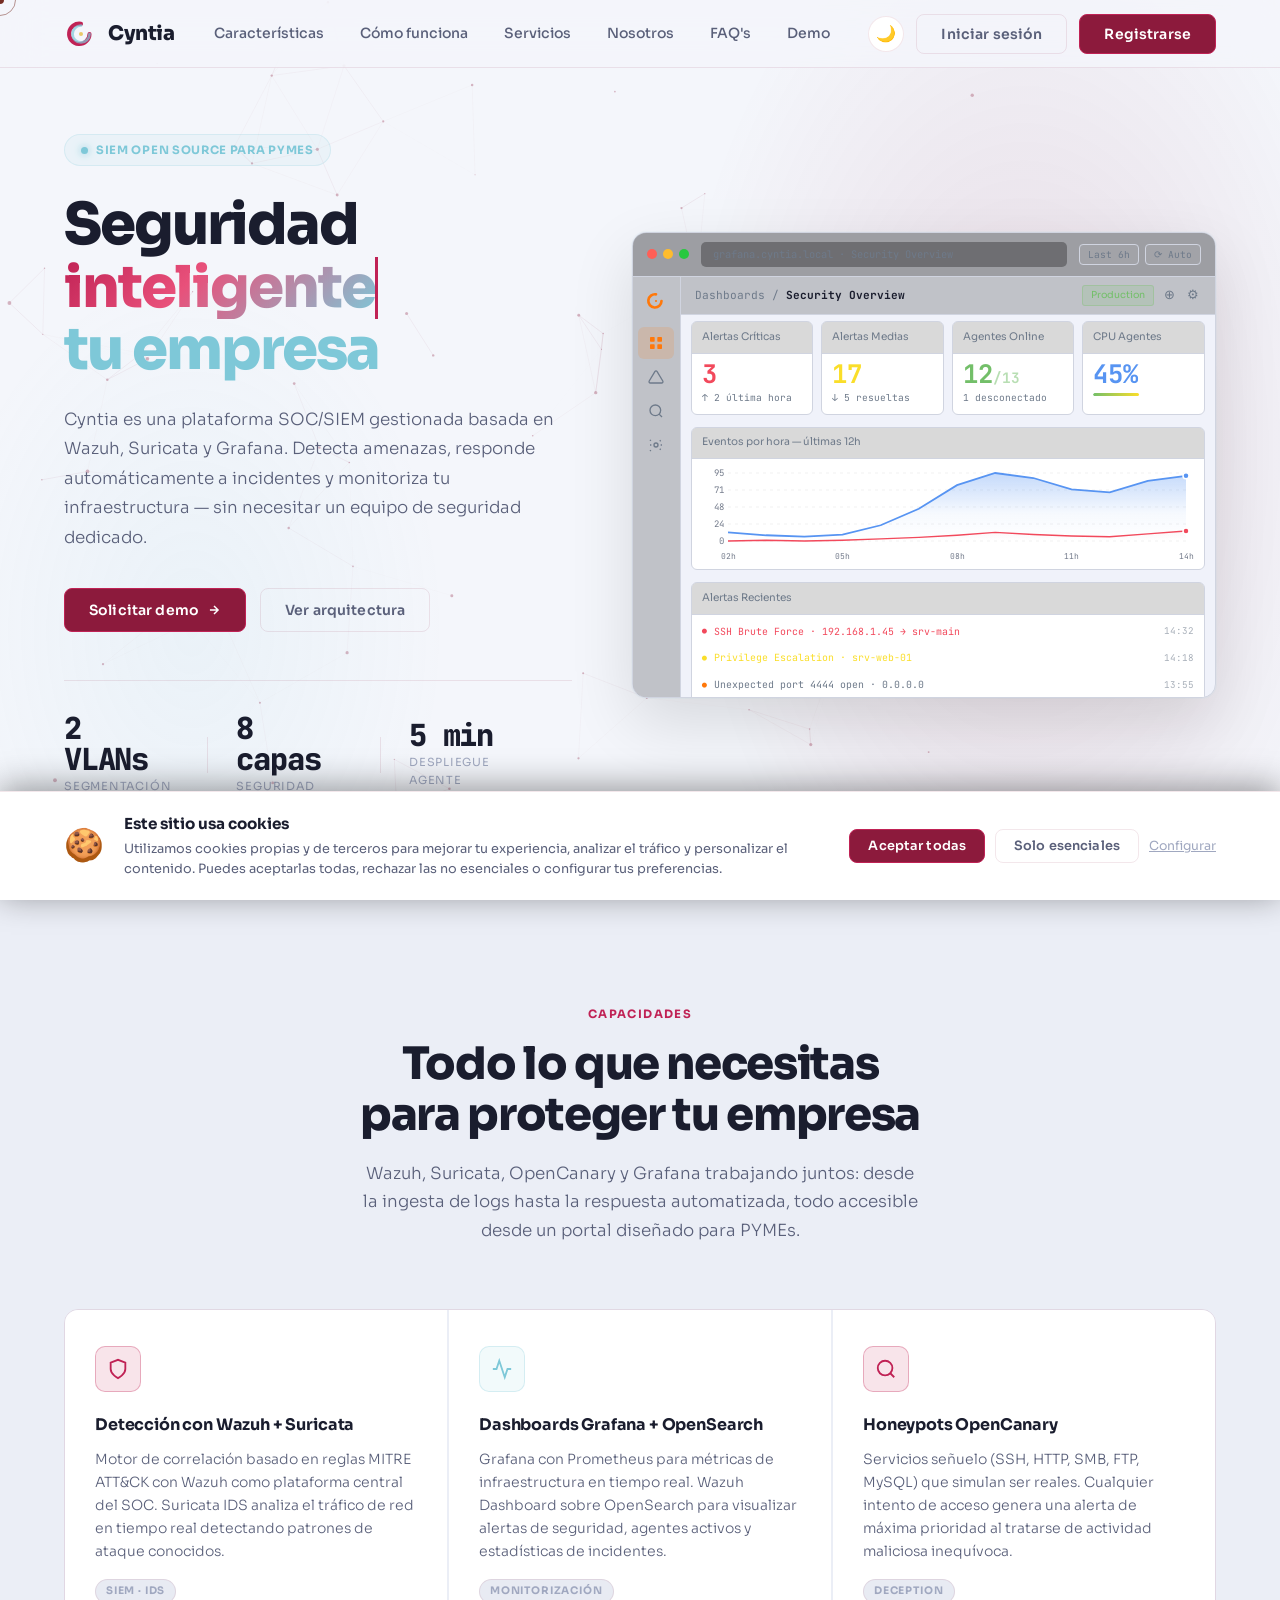
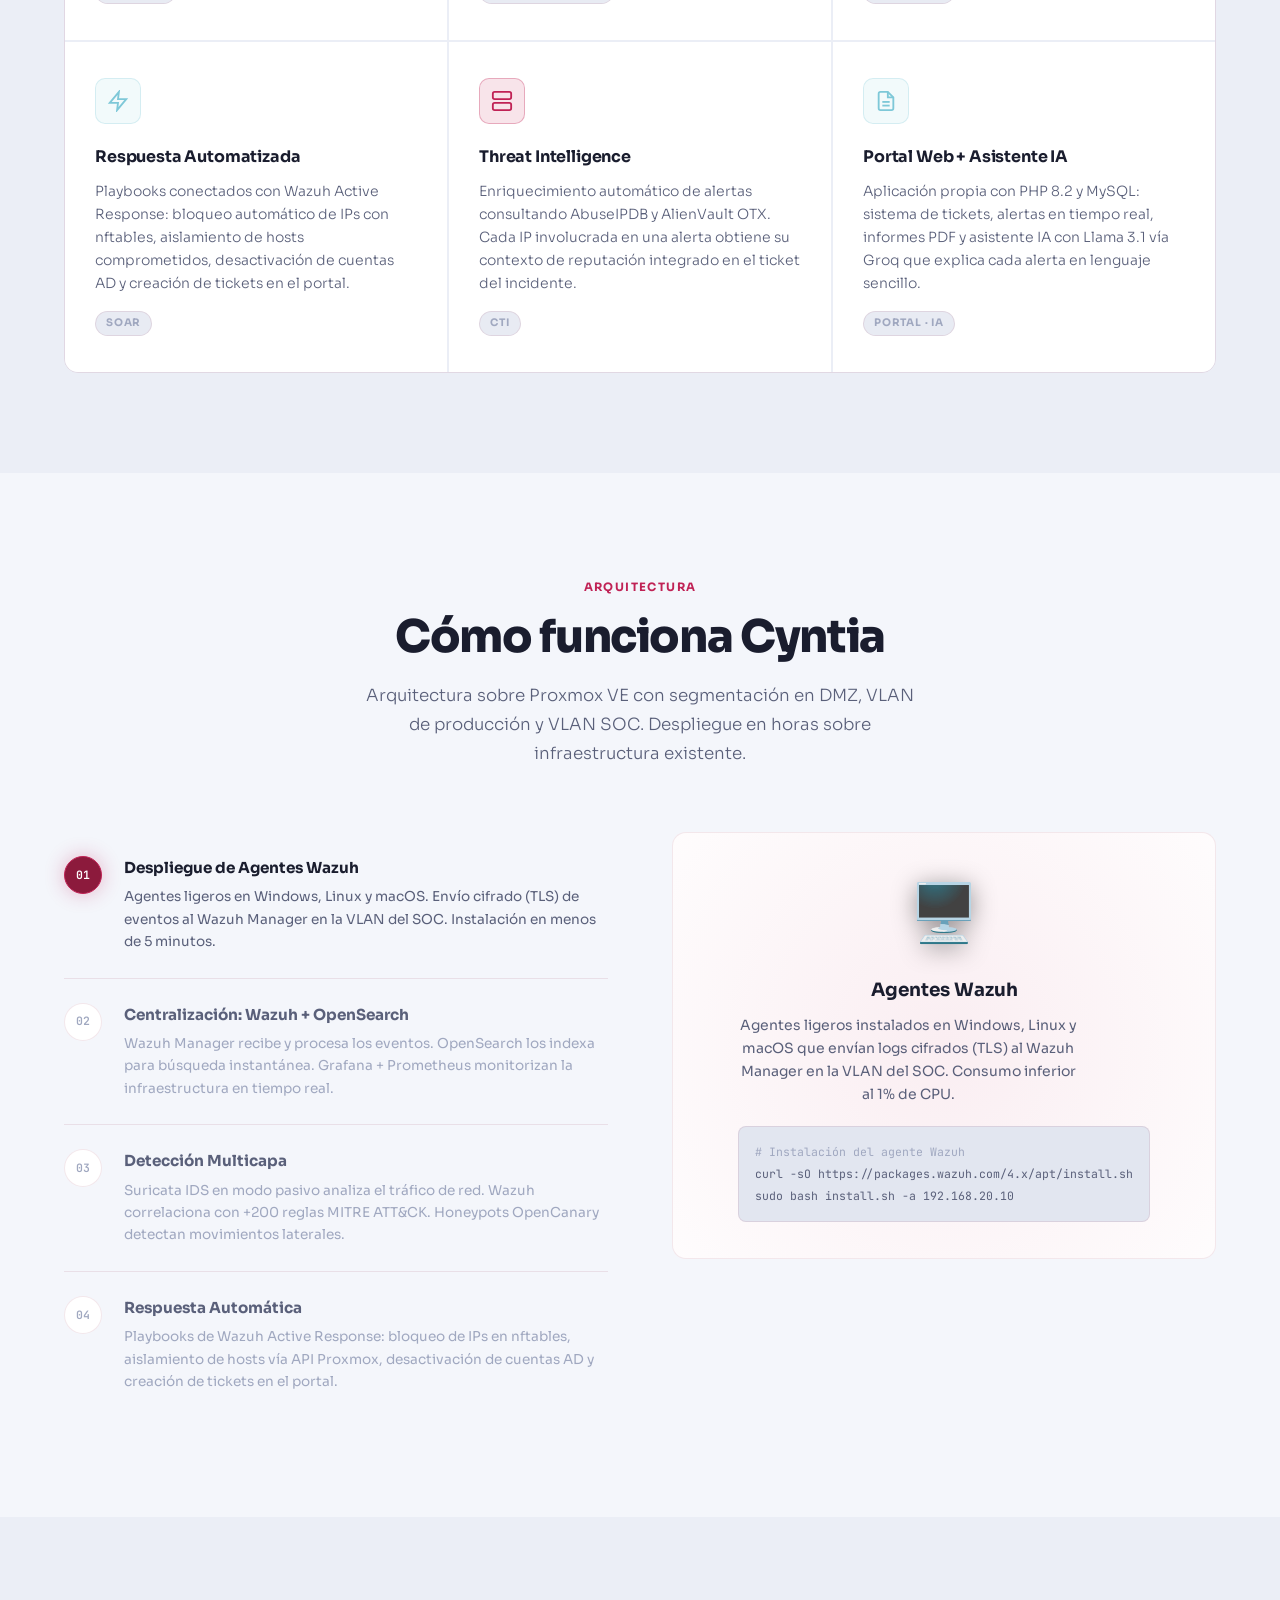
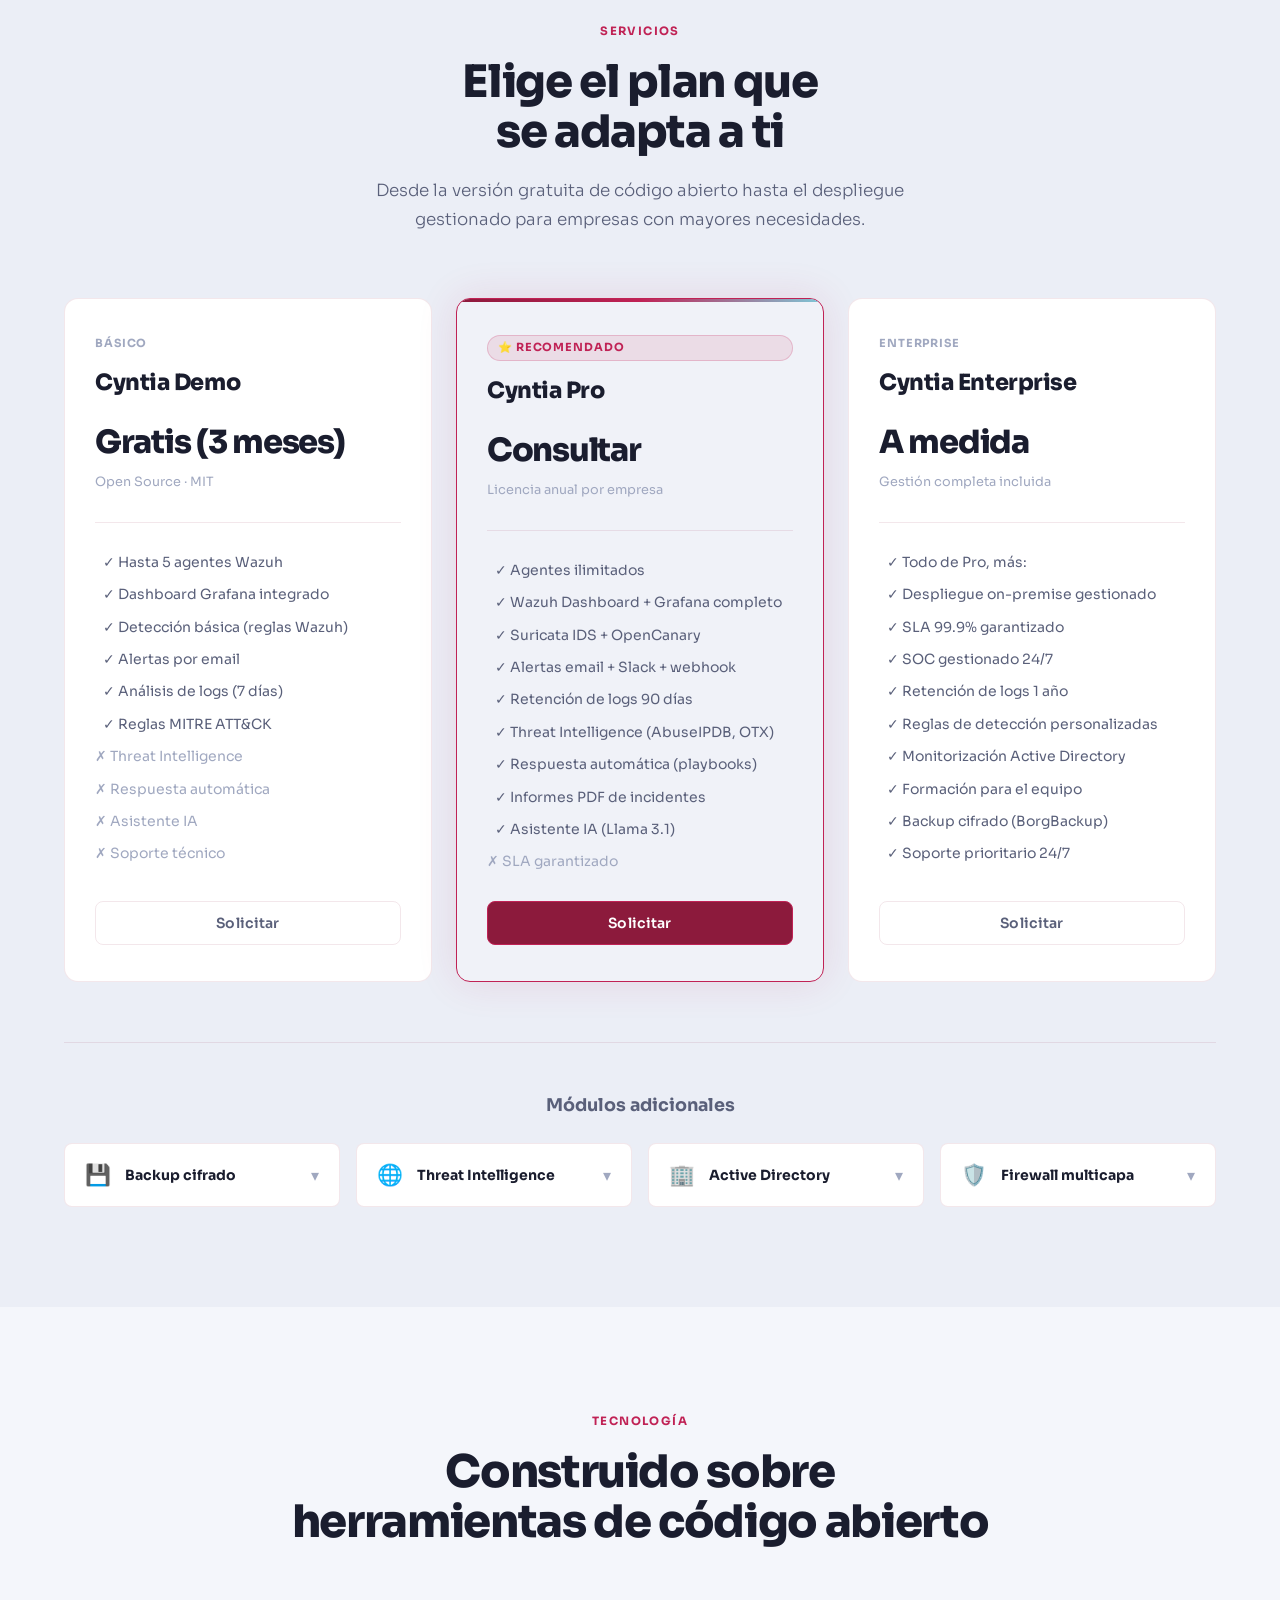
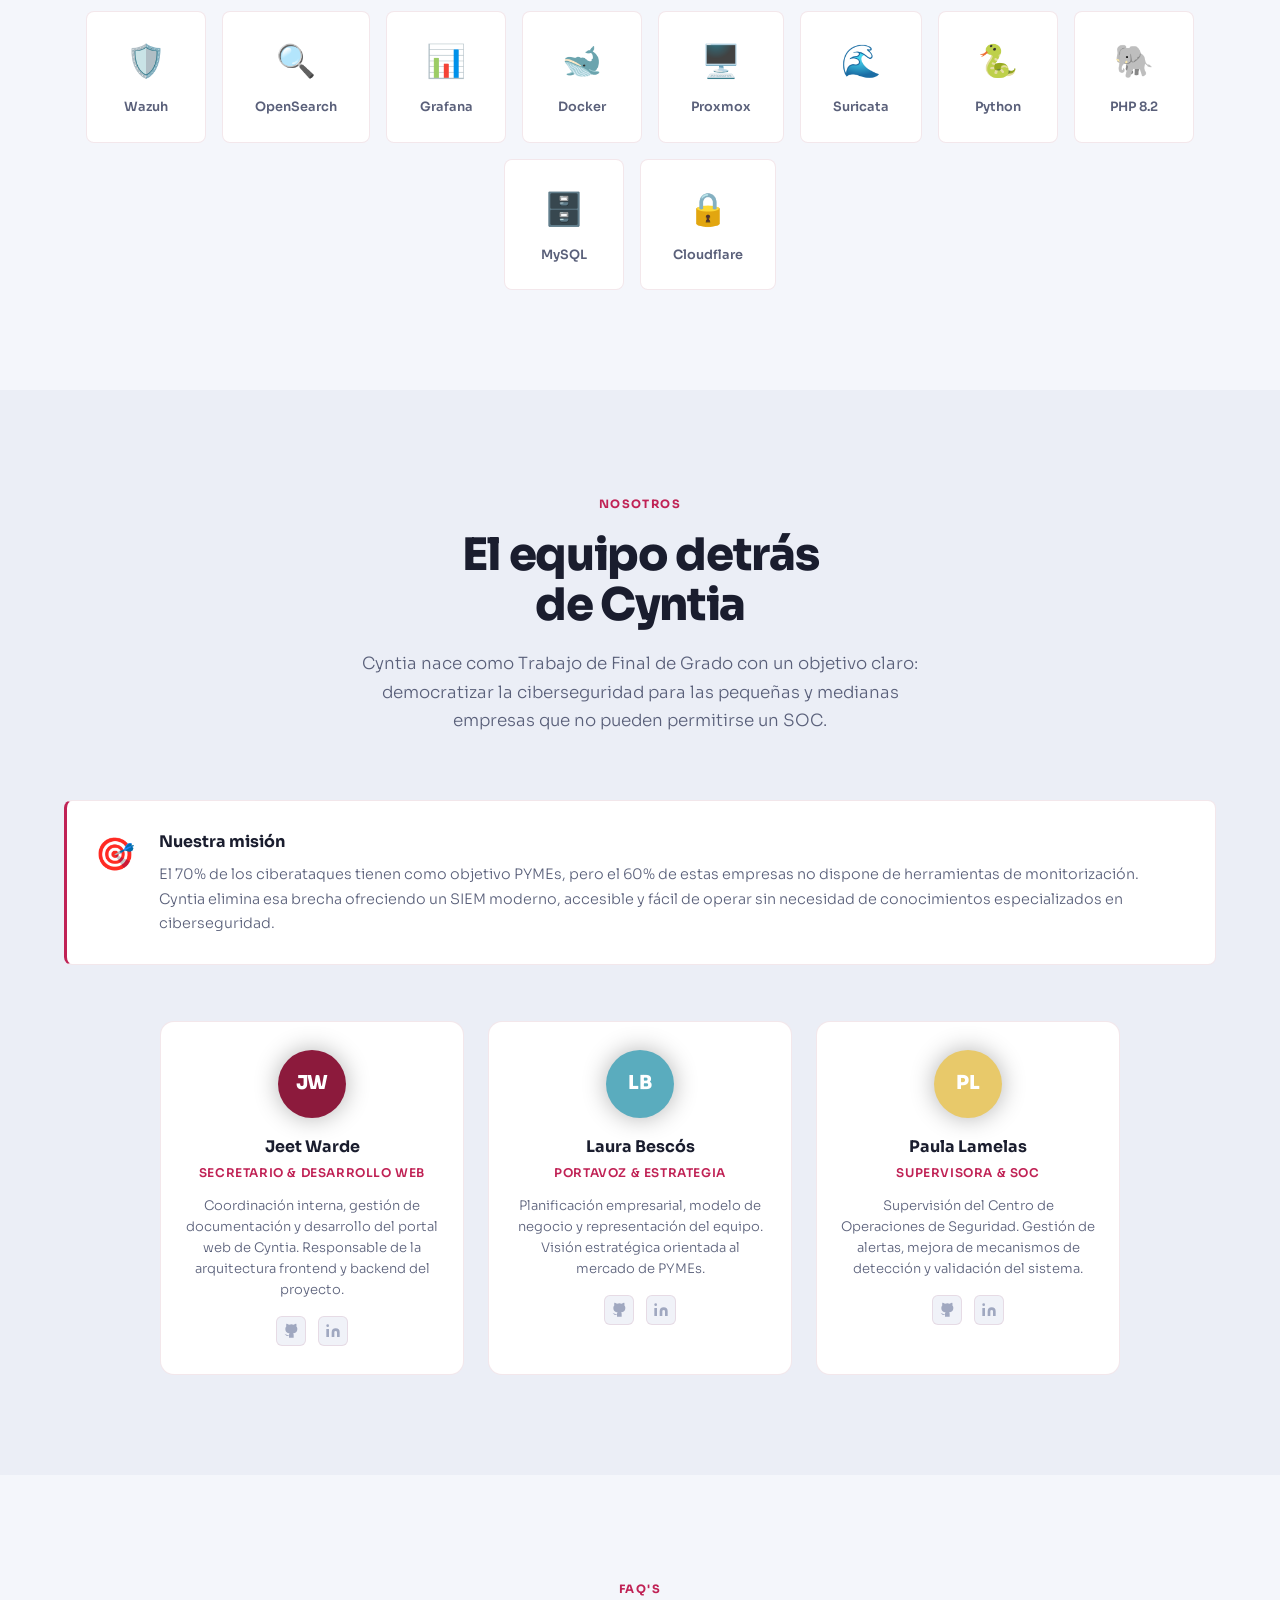
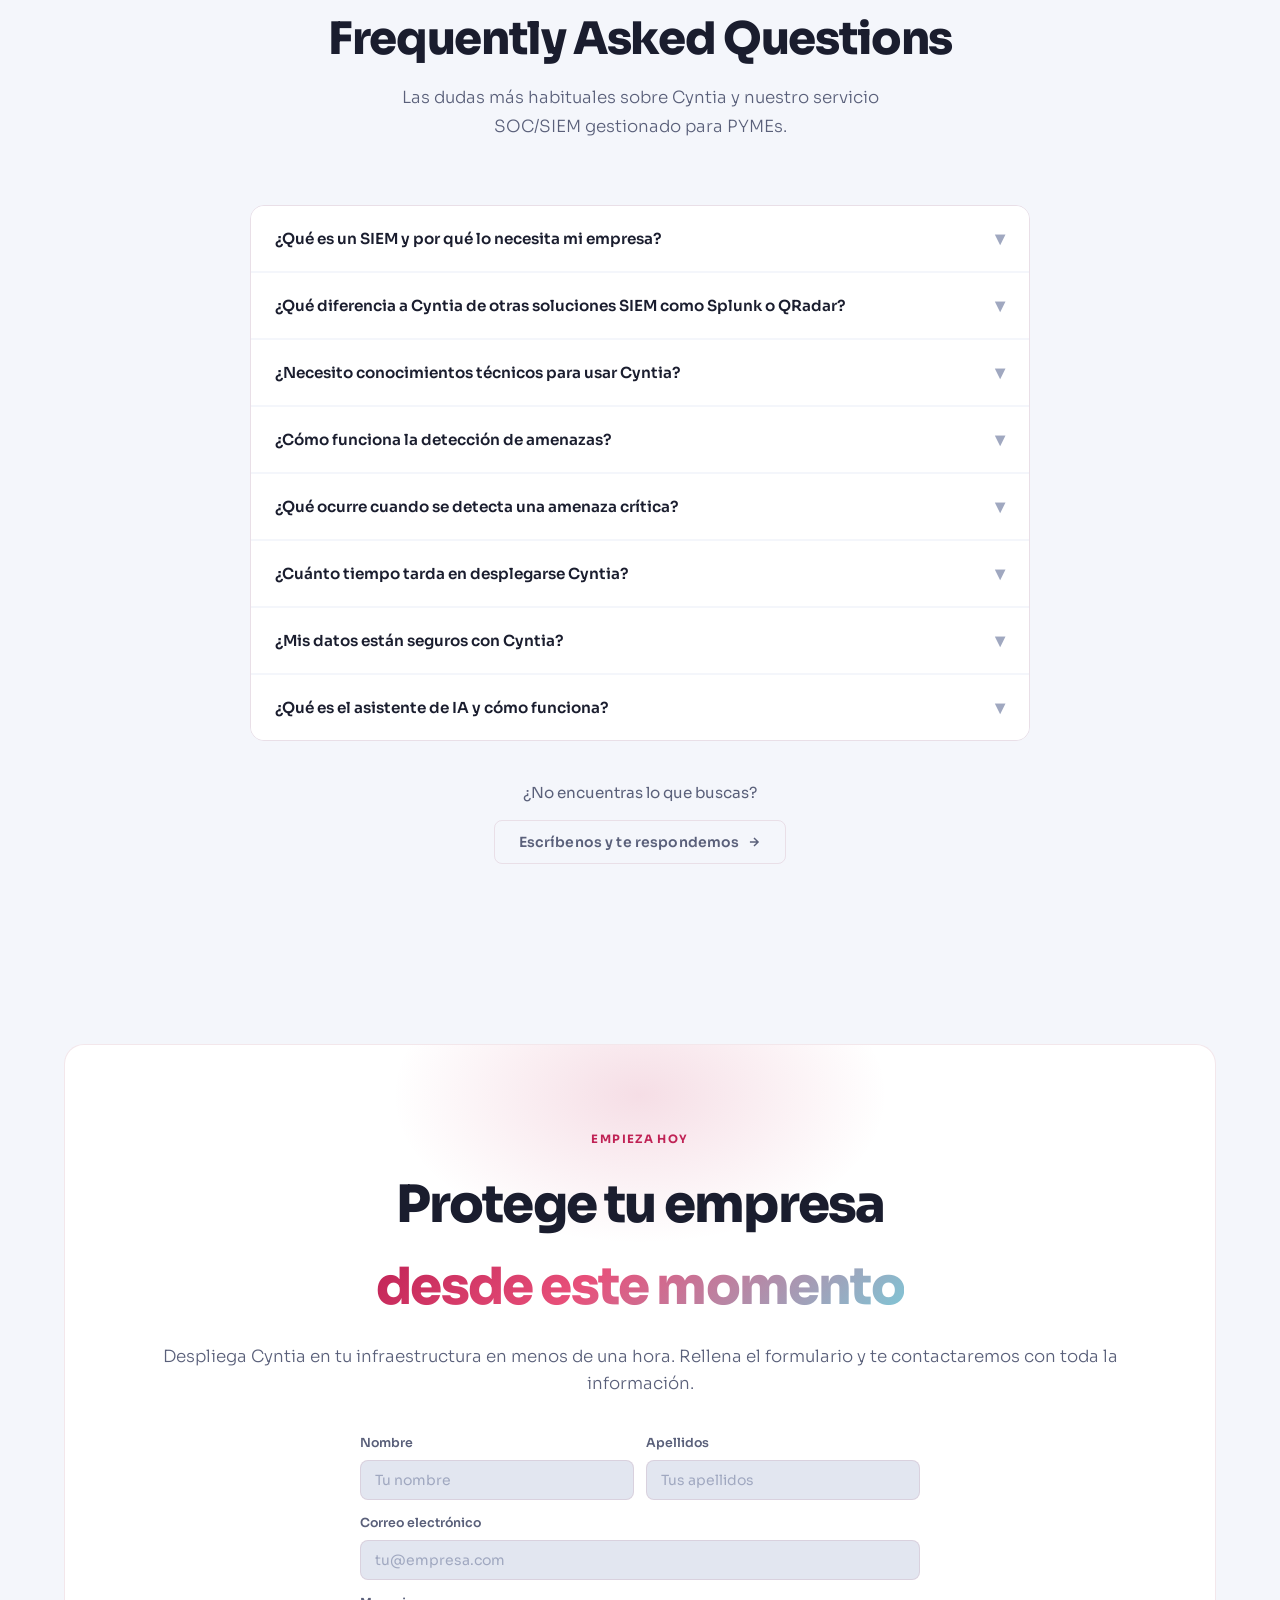
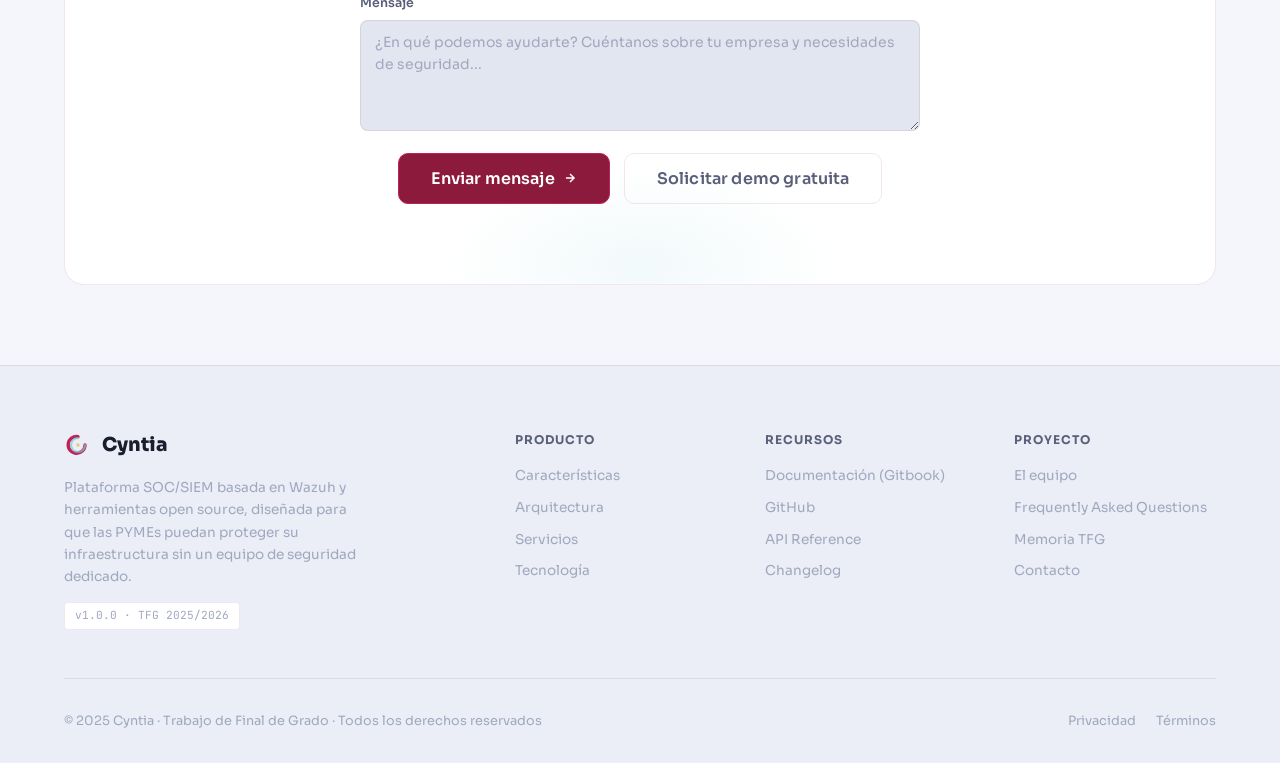
<file: FrontEnd/files v3/index.html>
<!DOCTYPE html>
<html lang="es" data-theme="dark">
<head>
  <meta charset="UTF-8" />
  <meta name="viewport" content="width=device-width, initial-scale=1.0" />
  <title>Cyntia — SIEM para PYMEs</title>
  <link rel="stylesheet" href="styles.css" />
  <link href="https://fonts.googleapis.com/css2?family=Sora:wght@300;400;500;600;700;800&family=JetBrains+Mono:wght@400;500;700&display=swap" rel="stylesheet" />
</head>
<body>

<!-- ─── CANVAS DE PARTÍCULAS ─── -->
<canvas id="particles" aria-hidden="true"></canvas>

<!-- ─── CURSOR PERSONALIZADO ─── -->
<div class="cursor" id="cursor"></div>
<div class="cursor-follower" id="cursorFollower"></div>

<!-- ─── BARRA DE PROGRESO ─── -->
<div class="scroll-progress" id="scrollProgress"></div>

<!-- ══════════════════════════════════════════════
     MODAL: LOGIN / REGISTRO
═══════════════════════════════════════════════ -->
<div class="modal-overlay" id="authOverlay" role="dialog" aria-modal="true" aria-label="Autenticación">
  <div class="modal" id="authModal">
    <button class="modal-close" id="authClose" aria-label="Cerrar">✕</button>

    <!-- Login -->
    <div class="auth-panel" id="loginPanel">
      <div class="auth-logo">
        <svg width="36" height="36" viewBox="0 0 100 100" fill="none">
          <path d="M75 50 A30 30 0 1 1 50 20" stroke="var(--crimson-light)" stroke-width="12" stroke-linecap="round" fill="none"/>
          <path d="M75 50 A25 25 0 1 1 50 25" stroke="var(--blue)" stroke-width="8" stroke-linecap="round" fill="none" opacity="0.7"/>
          <circle cx="50" cy="50" r="6" fill="var(--gold)"/>
        </svg>
        <span>Cyntia</span>
      </div>
      <h2 class="auth-title">Iniciar sesión</h2>
      <p class="auth-sub">Accede a tu panel de seguridad</p>
      <div class="auth-error" id="loginError">Usuario y/o contraseña incorrectos</div>
      <form id="loginForm" novalidate>
        <div class="form-group">
          <label for="loginUser">Usuario o email</label>
          <input type="text" id="loginUser" placeholder="admin@empresa.com" autocomplete="username" />
        </div>
        <div class="form-group">
          <label for="loginPass">Contraseña</label>
          <div class="input-wrap">
            <input type="password" id="loginPass" placeholder="••••••••" autocomplete="current-password" />
            <button type="button" class="toggle-pass" data-target="loginPass">👁</button>
          </div>
        </div>
        <button type="submit" class="btn btn-primary btn-full">Acceder</button>
      </form>
      <p class="auth-switch">¿No tienes cuenta? <a href="#" id="goRegister">Regístrate</a></p>
    </div>

    <!-- Registro -->
    <div class="auth-panel hidden" id="registerPanel">
      <div class="auth-logo">
        <svg width="36" height="36" viewBox="0 0 100 100" fill="none">
          <path d="M75 50 A30 30 0 1 1 50 20" stroke="var(--crimson-light)" stroke-width="12" stroke-linecap="round" fill="none"/>
          <path d="M75 50 A25 25 0 1 1 50 25" stroke="var(--blue)" stroke-width="8" stroke-linecap="round" fill="none" opacity="0.7"/>
          <circle cx="50" cy="50" r="6" fill="var(--gold)"/>
        </svg>
        <span>Cyntia</span>
      </div>
      <h2 class="auth-title">Crear cuenta</h2>
      <p class="auth-sub">Empieza a proteger tu empresa</p>
      <div class="auth-error" id="registerError">Usuario y/o contraseña incorrectos</div>
      <form id="registerForm" novalidate>
        <div class="form-row">
          <div class="form-group">
            <label for="regName">Nombre</label>
            <input type="text" id="regName" placeholder="Ana" autocomplete="given-name" />
          </div>
          <div class="form-group">
            <label for="regSurname">Apellido</label>
            <input type="text" id="regSurname" placeholder="García" autocomplete="family-name" />
          </div>
        </div>
        <div class="form-group">
          <label for="regEmail">Email</label>
          <input type="email" id="regEmail" placeholder="ana@empresa.com" autocomplete="email" />
        </div>
        <div class="form-group">
          <label for="regPass">Contraseña</label>
          <div class="input-wrap">
            <input type="password" id="regPass" placeholder="Mín. 8 caracteres" autocomplete="new-password" />
            <button type="button" class="toggle-pass" data-target="regPass">👁</button>
          </div>
          <div class="pass-strength" id="passStrength">
            <div class="pass-strength-bar">
              <div class="pass-strength-fill" id="passStrengthFill"></div>
            </div>
            <span class="pass-strength-text" id="passStrengthText"></span>
          </div>
          <ul class="pass-requirements" id="passRequirements">
            <li id="reqLength"><span class="req-icon">✗</span> Mínimo 8 caracteres</li>
            <li id="reqUpper"><span class="req-icon">✗</span> Una letra mayúscula</li>
            <li id="reqLower"><span class="req-icon">✗</span> Una letra minúscula</li>
            <li id="reqNumber"><span class="req-icon">✗</span> Un número</li>
            <li id="reqSpecial"><span class="req-icon">✗</span> Un carácter especial (!@#$...)</li>
          </ul>
        </div>
        <button type="submit" class="btn btn-primary btn-full">Crear cuenta</button>
      </form>
      <p class="auth-switch">¿Ya tienes cuenta? <a href="#" id="goLogin">Iniciar sesión</a></p>
    </div>
  </div>
</div>

<!-- ══════════════════════════════════════════════
     CHATBOT IA
═══════════════════════════════════════════════ -->
<div class="chatbot-wrapper" id="chatbotWrapper">
  <!-- Botón flotante -->
  <button class="chatbot-fab" id="chatbotFab" aria-label="Abrir asistente IA">
    <span class="fab-icon fab-open">
      <svg width="22" height="22" viewBox="0 0 24 24" fill="none" stroke="currentColor" stroke-width="2"><path d="M21 15a2 2 0 0 1-2 2H7l-4 4V5a2 2 0 0 1 2-2h14a2 2 0 0 1 2 2z"/></svg>
    </span>
    <span class="fab-icon fab-close hidden">✕</span>
    <span class="fab-badge" id="fabBadge">ChatBot</span>
  </button>

  <!-- Panel de chat -->
  <div class="chatbot-panel hidden" id="chatbotPanel">
    <div class="chat-header">
      <div class="chat-avatar">
        <svg width="20" height="20" viewBox="0 0 100 100" fill="none">
          <path d="M75 50 A30 30 0 1 1 50 20" stroke="var(--blue)" stroke-width="12" stroke-linecap="round" fill="none"/>
          <circle cx="50" cy="50" r="5" fill="var(--gold)"/>
        </svg>
      </div>
      <div class="chat-header-info">
        <span class="chat-name">Cyntia Assistant</span>
        <span class="chat-status"><span class="chat-dot"></span>Disponible · Llama 3.1</span>
      </div>
      <button class="chat-minimize" id="chatMinimize" aria-label="Minimizar">−</button>
    </div>
    <div class="chat-messages" id="chatMessages">
      <div class="chat-msg bot">
        <div class="msg-bubble">
          👋 ¡Hola! Soy el asistente IA de <strong>Cyntia</strong>. Puedo ayudarte con preguntas sobre ciberseguridad, configuración del SIEM, detección de amenazas y más. ¿En qué puedo ayudarte?
        </div>
        <span class="msg-time">ahora</span>
      </div>
    </div>
    <div class="chat-typing hidden" id="chatTyping">
      <span></span><span></span><span></span>
    </div>
    <div class="chat-input-area">
      <textarea id="chatInput" placeholder="Escribe tu pregunta..." rows="1" aria-label="Mensaje"></textarea>
      <button id="chatSend" aria-label="Enviar">
        <svg width="16" height="16" viewBox="0 0 24 24" fill="none" stroke="currentColor" stroke-width="2.5"><line x1="22" y1="2" x2="11" y2="13"/><polygon points="22 2 15 22 11 13 2 9 22 2"/></svg>
      </button>
    </div>
    <div class="chat-footer">Powered by Groq · Llama 3.1 es IA y puede cometer errores. Por favor, verifica las respuestas.</div>
  </div>
</div>

<!-- ══════════════════════════════════════════════
     NAVEGACIÓN
═══════════════════════════════════════════════ -->
<header class="navbar" id="navbar">
  <a href="#inicio" class="nav-logo">
    <svg width="34" height="34" viewBox="0 0 100 100" fill="none">
      <path d="M75 50 A30 30 0 1 1 50 20" stroke="var(--crimson-light)" stroke-width="12" stroke-linecap="round" fill="none"/>
      <path d="M75 50 A25 25 0 1 1 50 25" stroke="var(--blue)" stroke-width="8" stroke-linecap="round" fill="none" opacity="0.7"/>
      <circle cx="50" cy="50" r="6" fill="var(--gold)"/>
    </svg>
    <span>Cyntia</span>
  </a>

  <nav class="nav-links" aria-label="Navegación principal">
    <a href="#caracteristicas">Características</a>
    <a href="#como-funciona">Cómo funciona</a>
    <a href="#servicios">Servicios</a>
    <a href="#nosotros">Nosotros</a>
    <a href="#faq">FAQ's</a>
    <a href="#contacto">Demo</a>
  </nav>

  <div class="nav-actions">
    <button class="theme-toggle" id="themeToggle" aria-label="Cambiar tema">
      <span class="theme-icon sun">☀️</span>
      <span class="theme-icon moon">🌙</span>
    </button>
    <button class="btn btn-ghost" id="openLogin">Iniciar sesión</button>
    <button class="btn btn-primary" id="openRegister">Registrarse</button>
  </div>

  <button class="hamburger" id="hamburger" aria-label="Menú">
    <span></span><span></span><span></span>
  </button>
</header>

<!-- Mobile menu -->
<div class="mobile-menu" id="mobileMenu">
  <a href="#caracteristicas">Características</a>
  <a href="#como-funciona">Cómo funciona</a>
  <a href="#servicios">Servicios</a>
  <a href="#nosotros">Nosotros</a>
  <a href="#faq">FAQ's</a>
  <a href="#contacto">Demo</a>
  <button class="btn btn-primary btn-full" id="mobileLogin">Iniciar sesión</button>
</div>

<!-- ══════════════════════════════════════════════
     HERO
═══════════════════════════════════════════════ -->
<section class="hero" id="inicio">
  <div class="hero-inner">
    <!-- Columna izquierda -->
    <div class="hero-content" data-reveal>
      <div class="hero-badge">
        <span class="badge-dot"></span>
        SIEM Open Source para PYMEs
      </div>

      <h1 class="hero-title">
        Seguridad<br>
        <span class="gradient-text" id="typewriter"></span><br>
        <span class="accent-blue">tu empresa</span>
      </h1>

      <p class="hero-sub">
        Cyntia es una plataforma SOC/SIEM gestionada basada en Wazuh, Suricata y Grafana. Detecta amenazas, responde automáticamente a incidentes y monitoriza tu infraestructura — sin necesitar un equipo de seguridad dedicado.
      </p>

      <div class="hero-actions">
        <a href="#contacto" class="btn btn-primary magnetic demo-request-btn">
          Solicitar demo
          <svg width="14" height="14" viewBox="0 0 24 24" fill="none" stroke="currentColor" stroke-width="2.5"><path d="M5 12h14M12 5l7 7-7 7"/></svg>
        </a>
        <a href="#como-funciona" class="btn btn-ghost magnetic">Ver arquitectura</a>
      </div>

      <div class="hero-stats">
        <div class="stat-item">
          <span class="stat-val" data-count="2" data-suffix=" VLANs">0</span>
          <span class="stat-label">Segmentación</span>
        </div>
        <div class="stat-divider"></div>
        <div class="stat-item">
          <span class="stat-val" data-count="8" data-suffix=" capas">0</span>
          <span class="stat-label">Seguridad</span>
        </div>
        <div class="stat-divider"></div>
        <div class="stat-item">
          <span class="stat-val" data-count="5" data-suffix=" min">0</span>
          <span class="stat-label">Despliegue agente</span>
        </div>
      </div>
    </div>

    <!-- Columna derecha: Dashboard Grafana -->
    <div class="hero-dashboard" data-reveal data-delay="200">
      <div class="grafana-window">
        <!-- Titlebar -->
        <div class="gf-titlebar">
          <div class="gf-dots">
            <span class="gf-dot red"></span>
            <span class="gf-dot yellow"></span>
            <span class="gf-dot green"></span>
          </div>
          <div class="gf-urlbar">grafana.cyntia.local · Security Overview</div>
          <div class="gf-controls">
            <span class="gf-pill">Last 6h</span>
            <span class="gf-pill">⟳ Auto</span>
          </div>
        </div>

        <!-- Grafana Layout -->
        <div class="gf-body">
          <!-- Sidebar -->
          <nav class="gf-sidebar" aria-label="Grafana sidebar">
            <div class="gf-logo-area">
              <svg width="22" height="22" viewBox="0 0 100 100" fill="none">
                <path d="M75 50 A30 30 0 1 1 50 20" stroke="#FF780A" stroke-width="12" stroke-linecap="round" fill="none"/>
                <circle cx="50" cy="50" r="5" fill="#FF780A"/>
              </svg>
            </div>
            <div class="gf-nav-items">
              <div class="gf-nav-item active" title="Dashboards">
                <svg width="16" height="16" viewBox="0 0 24 24" fill="currentColor"><rect x="3" y="3" width="7" height="7" rx="1"/><rect x="14" y="3" width="7" height="7" rx="1"/><rect x="3" y="14" width="7" height="7" rx="1"/><rect x="14" y="14" width="7" height="7" rx="1"/></svg>
              </div>
              <div class="gf-nav-item" title="Alertas">
                <svg width="16" height="16" viewBox="0 0 24 24" fill="none" stroke="currentColor" stroke-width="2"><path d="M10.29 3.86L1.82 18a2 2 0 0 0 1.71 3h16.94a2 2 0 0 0 1.71-3L13.71 3.86a2 2 0 0 0-3.42 0z"/></svg>
              </div>
              <div class="gf-nav-item" title="Explorar">
                <svg width="16" height="16" viewBox="0 0 24 24" fill="none" stroke="currentColor" stroke-width="2"><circle cx="11" cy="11" r="8"/><path d="m21 21-4.35-4.35"/></svg>
              </div>
              <div class="gf-nav-item" title="Configuración">
                <svg width="16" height="16" viewBox="0 0 24 24" fill="none" stroke="currentColor" stroke-width="2"><circle cx="12" cy="12" r="3"/><path d="M19.07 4.93l-1.41 1.41M4.34 19.66l-1.41 1.41M21 12h-2M5 12H3M19.07 19.07l-1.41-1.41M4.34 4.34L2.93 5.75"/></svg>
              </div>
            </div>
          </nav>

          <!-- Main content -->
          <div class="gf-main">
            <div class="gf-topbar">
              <span class="gf-breadcrumb">Dashboards / <strong>Security Overview</strong></span>
              <div class="gf-topbar-actions">
                <span class="gf-tag">Production</span>
                <span class="gf-icon-btn">⊕</span>
                <span class="gf-icon-btn">⚙</span>
              </div>
            </div>

            <!-- Stat panels row -->
            <div class="gf-row gf-stats-row">
              <div class="gf-panel stat-panel">
                <div class="gf-panel-header"><span>Alertas Críticas</span><span class="gf-menu">⋮</span></div>
                <div class="gf-panel-body">
                  <div class="gf-stat critical">3</div>
                  <div class="gf-stat-sub">↑ 2 última hora</div>
                </div>
              </div>
              <div class="gf-panel stat-panel">
                <div class="gf-panel-header"><span>Alertas Medias</span><span class="gf-menu">⋮</span></div>
                <div class="gf-panel-body">
                  <div class="gf-stat warning">17</div>
                  <div class="gf-stat-sub">↓ 5 resueltas</div>
                </div>
              </div>
              <div class="gf-panel stat-panel">
                <div class="gf-panel-header"><span>Agentes Online</span><span class="gf-menu">⋮</span></div>
                <div class="gf-panel-body">
                  <div class="gf-stat success">12<span class="gf-stat-total">/13</span></div>
                  <div class="gf-stat-sub">1 desconectado</div>
                </div>
              </div>
              <div class="gf-panel stat-panel">
                <div class="gf-panel-header"><span>CPU Agentes</span><span class="gf-menu">⋮</span></div>
                <div class="gf-panel-body">
                  <div class="gf-stat info">45%</div>
                  <div class="gf-gauge-bar"><div class="gf-gauge-fill" style="width:45%"></div></div>
                </div>
              </div>
            </div>

            <!-- Chart panel -->
            <div class="gf-row">
              <div class="gf-panel chart-panel">
                <div class="gf-panel-header"><span>Eventos por hora — últimas 12h</span><span class="gf-menu">⋮</span></div>
                <div class="gf-panel-body">
                  <canvas id="grafanaChart" aria-label="Gráfico de eventos"></canvas>
                </div>
              </div>
            </div>

            <!-- Alert list -->
            <div class="gf-row">
              <div class="gf-panel alert-panel">
                <div class="gf-panel-header"><span>Alertas Recientes</span><span class="gf-menu">⋮</span></div>
                <div class="gf-panel-body gf-alerts">
                  <div class="gf-alert-item gf-crit">
                    <span class="gf-alert-icon">●</span>
                    <span class="gf-alert-text">SSH Brute Force · 192.168.1.45 → srv-main</span>
                    <span class="gf-alert-time">14:32</span>
                  </div>
                  <div class="gf-alert-item gf-warn">
                    <span class="gf-alert-icon">●</span>
                    <span class="gf-alert-text">Privilege Escalation · srv-web-01</span>
                    <span class="gf-alert-time">14:18</span>
                  </div>
                  <div class="gf-alert-item gf-med">
                    <span class="gf-alert-icon">●</span>
                    <span class="gf-alert-text">Unexpected port 4444 open · 0.0.0.0</span>
                    <span class="gf-alert-time">13:55</span>
                  </div>
                </div>
              </div>
            </div>

          </div><!-- /gf-main -->
        </div><!-- /gf-body -->
      </div><!-- /grafana-window -->
    </div><!-- /hero-dashboard -->
  </div><!-- /hero-inner -->
</section>

<!-- ══════════════════════════════════════════════
     CARACTERÍSTICAS
═══════════════════════════════════════════════ -->
<section class="section section-alt" id="caracteristicas">
  <div class="container">
    <div class="section-header" data-reveal>
      <div class="section-tag">Capacidades</div>
      <h2 class="section-title">Todo lo que necesitas<br>para proteger tu empresa</h2>
      <p class="section-sub">Wazuh, Suricata, OpenCanary y Grafana trabajando juntos: desde la ingesta de logs hasta la respuesta automatizada, todo accesible desde un portal diseñado para PYMEs.</p>
    </div>

    <div class="features-grid">
      <div class="feature-card" data-reveal data-delay="0">
        <div class="feature-icon-wrap crimson">
          <svg width="22" height="22" viewBox="0 0 24 24" fill="none" stroke="currentColor" stroke-width="2"><path d="M12 22s8-4 8-10V5l-8-3-8 3v7c0 6 8 10 8 10z"/></svg>
        </div>
        <h3>Detección con Wazuh + Suricata</h3>
        <p>Motor de correlación basado en reglas MITRE ATT&amp;CK con Wazuh como plataforma central del SOC. Suricata IDS analiza el tráfico de red en tiempo real detectando patrones de ataque conocidos.</p>
        <div class="feature-tag">SIEM · IDS</div>
      </div>

      <div class="feature-card" data-reveal data-delay="80">
        <div class="feature-icon-wrap blue">
          <svg width="22" height="22" viewBox="0 0 24 24" fill="none" stroke="currentColor" stroke-width="2"><polyline points="22 12 18 12 15 21 9 3 6 12 2 12"/></svg>
        </div>
        <h3>Dashboards Grafana + OpenSearch</h3>
        <p>Grafana con Prometheus para métricas de infraestructura en tiempo real. Wazuh Dashboard sobre OpenSearch para visualizar alertas de seguridad, agentes activos y estadísticas de incidentes.</p>
        <div class="feature-tag">Monitorización</div>
      </div>

      <div class="feature-card" data-reveal data-delay="160">
        <div class="feature-icon-wrap crimson">
          <svg width="22" height="22" viewBox="0 0 24 24" fill="none" stroke="currentColor" stroke-width="2"><circle cx="11" cy="11" r="8"/><path d="m21 21-4.35-4.35"/></svg>
        </div>
        <h3>Honeypots OpenCanary</h3>
        <p>Servicios señuelo (SSH, HTTP, SMB, FTP, MySQL) que simulan ser reales. Cualquier intento de acceso genera una alerta de máxima prioridad al tratarse de actividad maliciosa inequívoca.</p>
        <div class="feature-tag">Deception</div>
      </div>

      <div class="feature-card" data-reveal data-delay="0">
        <div class="feature-icon-wrap blue">
          <svg width="22" height="22" viewBox="0 0 24 24" fill="none" stroke="currentColor" stroke-width="2"><path d="M13 2L3 14h9l-1 8 10-12h-9l1-8z"/></svg>
        </div>
        <h3>Respuesta Automatizada</h3>
        <p>Playbooks conectados con Wazuh Active Response: bloqueo automático de IPs con nftables, aislamiento de hosts comprometidos, desactivación de cuentas AD y creación de tickets en el portal.</p>
        <div class="feature-tag">SOAR</div>
      </div>

      <div class="feature-card" data-reveal data-delay="80">
        <div class="feature-icon-wrap crimson">
          <svg width="22" height="22" viewBox="0 0 24 24" fill="none" stroke="currentColor" stroke-width="2"><rect x="2" y="2" width="20" height="8" rx="2"/><rect x="2" y="14" width="20" height="8" rx="2"/><line x1="6" y1="6" x2="6.01" y2="6"/><line x1="6" y1="18" x2="6.01" y2="18"/></svg>
        </div>
        <h3>Threat Intelligence</h3>
        <p>Enriquecimiento automático de alertas consultando AbuseIPDB y AlienVault OTX. Cada IP involucrada en una alerta obtiene su contexto de reputación integrado en el ticket del incidente.</p>
        <div class="feature-tag">CTI</div>
      </div>

      <div class="feature-card" data-reveal data-delay="160">
        <div class="feature-icon-wrap blue">
          <svg width="22" height="22" viewBox="0 0 24 24" fill="none" stroke="currentColor" stroke-width="2"><path d="M14 2H6a2 2 0 0 0-2 2v16a2 2 0 0 0 2 2h12a2 2 0 0 0 2-2V8z"/><polyline points="14 2 14 8 20 8"/><line x1="16" y1="13" x2="8" y2="13"/><line x1="16" y1="17" x2="8" y2="17"/></svg>
        </div>
        <h3>Portal Web + Asistente IA</h3>
        <p>Aplicación propia con PHP 8.2 y MySQL: sistema de tickets, alertas en tiempo real, informes PDF y asistente IA con Llama 3.1 vía Groq que explica cada alerta en lenguaje sencillo.</p>
        <div class="feature-tag">Portal · IA</div>
      </div>
    </div>
  </div>
</section>

<!-- ══════════════════════════════════════════════
     CÓMO FUNCIONA
═══════════════════════════════════════════════ -->
<section class="section" id="como-funciona">
  <div class="container">
    <div class="section-header" data-reveal>
      <div class="section-tag">Arquitectura</div>
      <h2 class="section-title">Cómo funciona Cyntia</h2>
      <p class="section-sub">Arquitectura sobre Proxmox VE con segmentación en DMZ, VLAN de producción y VLAN SOC. Despliegue en horas sobre infraestructura existente.</p>
    </div>

    <div class="how-layout">
      <div class="steps-list">
        <div class="step active" data-step="0" data-reveal>
          <div class="step-number">01</div>
          <div class="step-body">
            <h3>Despliegue de Agentes Wazuh</h3>
            <p>Agentes ligeros en Windows, Linux y macOS. Envío cifrado (TLS) de eventos al Wazuh Manager en la VLAN del SOC. Instalación en menos de 5 minutos.</p>
          </div>
        </div>
        <div class="step" data-step="1" data-reveal data-delay="100">
          <div class="step-number">02</div>
          <div class="step-body">
            <h3>Centralización: Wazuh + OpenSearch</h3>
            <p>Wazuh Manager recibe y procesa los eventos. OpenSearch los indexa para búsqueda instantánea. Grafana + Prometheus monitorizan la infraestructura en tiempo real.</p>
          </div>
        </div>
        <div class="step" data-step="2" data-reveal data-delay="200">
          <div class="step-number">03</div>
          <div class="step-body">
            <h3>Detección Multicapa</h3>
            <p>Suricata IDS en modo pasivo analiza el tráfico de red. Wazuh correlaciona con +200 reglas MITRE ATT&amp;CK. Honeypots OpenCanary detectan movimientos laterales.</p>
          </div>
        </div>
        <div class="step" data-step="3" data-reveal data-delay="300">
          <div class="step-number">04</div>
          <div class="step-body">
            <h3>Respuesta Automática</h3>
            <p>Playbooks de Wazuh Active Response: bloqueo de IPs en nftables, aislamiento de hosts vía API Proxmox, desactivación de cuentas AD y creación de tickets en el portal.</p>
          </div>
        </div>
      </div>

      <div class="step-visual" id="stepVisual" data-reveal>
        <div class="step-visual-content" id="stepContent">
          <div class="sv-icon" id="svIcon">🖥️</div>
          <h4 id="svTitle">Agentes Wazuh</h4>
          <p id="svDesc">Agentes ligeros instalados en Windows, Linux y macOS que envían logs cifrados (TLS) al Wazuh Manager en la VLAN del SOC. Consumo inferior al 1% de CPU.</p>
          <div class="sv-code" id="svCode">
            <span class="code-comment"># Instalación del agente Wazuh</span><br>
            curl -sO https://packages.wazuh.com/4.x/apt/install.sh<br>
            sudo bash install.sh -a 192.168.20.10
          </div>
        </div>
      </div>
    </div>
  </div>
</section>

<!-- ══════════════════════════════════════════════
     SERVICIOS / PRECIOS
═══════════════════════════════════════════════ -->
<section class="section section-alt" id="servicios">
  <div class="container">
    <div class="section-header" data-reveal>
      <div class="section-tag">Servicios</div>
      <h2 class="section-title">Elige el plan que<br>se adapta a ti</h2>
      <p class="section-sub">Desde la versión gratuita de código abierto hasta el despliegue gestionado para empresas con mayores necesidades.</p>
    </div>

    <div class="pricing-grid">
      <!-- Core -->
      <div class="pricing-card" data-reveal data-delay="0">
        <div class="plan-badge">Básico</div>
        <div class="plan-name">Cyntia Demo</div>
        <div class="plan-price">
          <span class="price-amount">Gratis (3 meses)</span>
          <span class="price-period">Open Source · MIT</span>
        </div>
        <ul class="plan-features">
          <li class="feat-yes">✓ Hasta 5 agentes Wazuh</li>
          <li class="feat-yes">✓ Dashboard Grafana integrado</li>
          <li class="feat-yes">✓ Detección básica (reglas Wazuh)</li>
          <li class="feat-yes">✓ Alertas por email</li>
          <li class="feat-yes">✓ Análisis de logs (7 días)</li>
          <li class="feat-yes">✓ Reglas MITRE ATT&amp;CK</li>
          <li class="feat-no">✗ Threat Intelligence</li>
          <li class="feat-no">✗ Respuesta automática</li>
          <li class="feat-no">✗ Asistente IA</li>
          <li class="feat-no">✗ Soporte técnico</li>
        </ul>
        <a href="#contacto" class="btn btn-ghost btn-full">Solicitar</a>
      </div>

      <!-- Pro (destacado) -->
      <div class="pricing-card featured" data-reveal data-delay="100">
        <div class="plan-badge popular">⭐ Recomendado</div>
        <div class="plan-name">Cyntia Pro</div>
        <div class="plan-price">
          <span class="price-amount">Consultar</span>
          <span class="price-period">Licencia anual por empresa</span>
        </div>
        <ul class="plan-features">
          <li class="feat-yes">✓ Agentes ilimitados</li>
          <li class="feat-yes">✓ Wazuh Dashboard + Grafana completo</li>
          <li class="feat-yes">✓ Suricata IDS + OpenCanary</li>
          <li class="feat-yes">✓ Alertas email + Slack + webhook</li>
          <li class="feat-yes">✓ Retención de logs 90 días</li>
          <li class="feat-yes">✓ Threat Intelligence (AbuseIPDB, OTX)</li>
          <li class="feat-yes">✓ Respuesta automática (playbooks)</li>
          <li class="feat-yes">✓ Informes PDF de incidentes</li>
          <li class="feat-yes">✓ Asistente IA (Llama 3.1)</li>
          <li class="feat-no">✗ SLA garantizado</li>
        </ul>
        <a href="#contacto" class="btn btn-primary btn-full demo-request-btn">Solicitar</a>
      </div>

      <!-- Enterprise -->
      <div class="pricing-card" data-reveal data-delay="200">
        <div class="plan-badge">Enterprise</div>
        <div class="plan-name">Cyntia Enterprise</div>
        <div class="plan-price">
          <span class="price-amount">A medida</span>
          <span class="price-period">Gestión completa incluida</span>
        </div>
        <ul class="plan-features">
          <li class="feat-yes">✓ Todo de Pro, más:</li>
          <li class="feat-yes">✓ Despliegue on-premise gestionado</li>
          <li class="feat-yes">✓ SLA 99.9% garantizado</li>
          <li class="feat-yes">✓ SOC gestionado 24/7</li>
          <li class="feat-yes">✓ Retención de logs 1 año</li>
          <li class="feat-yes">✓ Reglas de detección personalizadas</li>
          <li class="feat-yes">✓ Monitorización Active Directory</li>
          <li class="feat-yes">✓ Formación para el equipo</li>
          <li class="feat-yes">✓ Backup cifrado (BorgBackup)</li>
          <li class="feat-yes">✓ Soporte prioritario 24/7</li>
        </ul>
        <a href="#contacto" class="btn btn-ghost btn-full">Solicitar</a>
      </div>
    </div>

    <!-- Extras destacados -->
    <div class="extras-section" data-reveal>
      <h3 class="extras-title">Módulos adicionales</h3>
      <div class="extras-grid">
        <div class="extra-card extra-collapsible">
          <button class="extra-toggle">
            <span class="extra-icon">💾</span>
            <strong>Backup cifrado</strong>
            <span class="extra-chevron">▾</span>
          </button>
          <div class="extra-detail">
            <p>Copias de seguridad cifradas y deduplicadas con BorgBackup cada noche. Sincronización entre contenedores con rsync y verificación automática de integridad.</p>
          </div>
        </div>
        <div class="extra-card extra-collapsible">
          <button class="extra-toggle">
            <span class="extra-icon">🌐</span>
            <strong>Threat Intelligence</strong>
            <span class="extra-chevron">▾</span>
          </button>
          <div class="extra-detail">
            <p>Enriquecimiento automático de alertas consultando AbuseIPDB y AlienVault OTX. Contexto de reputación de IPs integrado en cada ticket de incidente.</p>
          </div>
        </div>
        <div class="extra-card extra-collapsible">
          <button class="extra-toggle">
            <span class="extra-icon">🏢</span>
            <strong>Active Directory</strong>
            <span class="extra-chevron">▾</span>
          </button>
          <div class="extra-detail">
            <p>Monitorización completa de Windows Server con AD: autenticaciones Kerberos, accesos RDP, cambios en GPOs y eventos SMB supervisados por Wazuh.</p>
          </div>
        </div>
        <div class="extra-card extra-collapsible">
          <button class="extra-toggle">
            <span class="extra-icon">🛡️</span>
            <strong>Firewall multicapa</strong>
            <span class="extra-chevron">▾</span>
          </button>
          <div class="extra-detail">
            <p>8 capas de seguridad: firewall perimetral, Cloudflare WAF, nftables en Proxmox, Proxmox Firewall, nftables local, fail2ban, Cloudflare Tunnel y Tailscale VPN.</p>
          </div>
        </div>
      </div>
    </div>
  </div>
</section>

<!-- ══════════════════════════════════════════════
     STACK TECNOLÓGICO
═══════════════════════════════════════════════ -->
<section class="section" id="tecnologia">
  <div class="container">
    <div class="section-header" data-reveal>
      <div class="section-tag">Tecnología</div>
      <h2 class="section-title">Construido sobre<br>herramientas de código abierto</h2>
    </div>
    <div class="stack-grid" data-reveal>
      <div class="stack-item">
        <div class="stack-logo">🛡️</div>
        <span class="stack-name">Wazuh</span>
      </div>
      <div class="stack-item">
        <div class="stack-logo">🔍</div>
        <span class="stack-name">OpenSearch</span>
      </div>
      <div class="stack-item">
        <div class="stack-logo">📊</div>
        <span class="stack-name">Grafana</span>
      </div>
      <div class="stack-item">
        <div class="stack-logo">🐋</div>
        <span class="stack-name">Docker</span>
      </div>
      <div class="stack-item">
        <div class="stack-logo">🖥️</div>
        <span class="stack-name">Proxmox</span>
      </div>
      <div class="stack-item">
        <div class="stack-logo">🌊</div>
        <span class="stack-name">Suricata</span>
      </div>
      <div class="stack-item">
        <div class="stack-logo">🐍</div>
        <span class="stack-name">Python</span>
      </div>
      <div class="stack-item">
        <div class="stack-logo">🐘</div>
        <span class="stack-name">PHP 8.2</span>
      </div>
      <div class="stack-item">
        <div class="stack-logo">🗄️</div>
        <span class="stack-name">MySQL</span>
      </div>
      <div class="stack-item">
        <div class="stack-logo">🔒</div>
        <span class="stack-name">Cloudflare</span>
      </div>
    </div>
  </div>
</section>

<!-- ══════════════════════════════════════════════
     SOBRE NOSOTROS
═══════════════════════════════════════════════ -->
<section class="section section-alt" id="nosotros">
  <div class="container">
    <div class="section-header" data-reveal>
      <div class="section-tag">Nosotros</div>
      <h2 class="section-title">El equipo detrás<br>de Cyntia</h2>
      <p class="section-sub">Cyntia nace como Trabajo de Final de Grado con un objetivo claro: democratizar la ciberseguridad para las pequeñas y medianas empresas que no pueden permitirse un SOC.</p>
    </div>

    <!-- Misión -->
    <div class="mission-block" data-reveal>
      <div class="mission-icon">🎯</div>
      <div>
        <h3>Nuestra misión</h3>
        <p>El 70% de los ciberataques tienen como objetivo PYMEs, pero el 60% de estas empresas no dispone de herramientas de monitorización. Cyntia elimina esa brecha ofreciendo un SIEM moderno, accesible y fácil de operar sin necesidad de conocimientos especializados en ciberseguridad.</p>
      </div>
    </div>

    <!-- Equipo Cyntia -->
    <div class="team-grid">
      <div class="team-card" data-reveal data-delay="0">
        <div class="team-avatar" style="--av-color: var(--crimson)">JW</div>
        <h4 class="team-name">Jeet Warde</h4>
        <span class="team-role">Secretario &amp; Desarrollo Web</span>
        <p class="team-bio">Coordinación interna, gestión de documentación y desarrollo del portal web de Cyntia. Responsable de la arquitectura frontend y backend del proyecto.</p>
        <div class="team-links">
          <a href="https://github.com/Cyntia-JLP" aria-label="GitHub">
            <svg width="16" height="16" viewBox="0 0 24 24" fill="currentColor"><path d="M9 19c-5 1.5-5-2.5-7-3m14 6v-3.87a3.37 3.37 0 0 0-.94-2.61c3.14-.35 6.44-1.54 6.44-7A5.44 5.44 0 0 0 20 4.77 5.07 5.07 0 0 0 19.91 1S18.73.65 16 2.48a13.38 13.38 0 0 0-7 0C6.27.65 5.09 1 5.09 1A5.07 5.07 0 0 0 5 4.77a5.44 5.44 0 0 0-1.5 3.78c0 5.42 3.3 6.61 6.44 7A3.37 3.37 0 0 0 9 18.13V22"/></svg>
          </a>
          <a href="https://www.linkedin.com/in/jeet-warde" aria-label="LinkedIn">
            <svg width="16" height="16" viewBox="0 0 24 24" fill="currentColor"><path d="M16 8a6 6 0 0 1 6 6v7h-4v-7a2 2 0 0 0-2-2 2 2 0 0 0-2 2v7h-4v-7a6 6 0 0 1 6-6z"/><rect x="2" y="9" width="4" height="12"/><circle cx="4" cy="4" r="2"/></svg>
          </a>
        </div>
      </div>

      <div class="team-card" data-reveal data-delay="100">
        <div class="team-avatar" style="--av-color: var(--blue-dim)">LB</div>
        <h4 class="team-name">Laura Bescós</h4>
        <span class="team-role">Portavoz &amp; Estrategia</span>
        <p class="team-bio">Planificación empresarial, modelo de negocio y representación del equipo. Visión estratégica orientada al mercado de PYMEs.</p>
        <div class="team-links">
          <a href="https://github.com/Cyntia-JLP" aria-label="GitHub"><svg width="16" height="16" viewBox="0 0 24 24" fill="currentColor"><path d="M9 19c-5 1.5-5-2.5-7-3m14 6v-3.87a3.37 3.37 0 0 0-.94-2.61c3.14-.35 6.44-1.54 6.44-7A5.44 5.44 0 0 0 20 4.77 5.07 5.07 0 0 0 19.91 1S18.73.65 16 2.48a13.38 13.38 0 0 0-7 0C6.27.65 5.09 1 5.09 1A5.07 5.07 0 0 0 5 4.77a5.44 5.44 0 0 0-1.5 3.78c0 5.42 3.3 6.61 6.44 7A3.37 3.37 0 0 0 9 18.13V22"/></svg></a>
          <a href="https://www.linkedin.com/in/laurabescos/" aria-label="LinkedIn"><svg width="16" height="16" viewBox="0 0 24 24" fill="currentColor"><path d="M16 8a6 6 0 0 1 6 6v7h-4v-7a2 2 0 0 0-2-2 2 2 0 0 0-2 2v7h-4v-7a6 6 0 0 1 6-6z"/><rect x="2" y="9" width="4" height="12"/><circle cx="4" cy="4" r="2"/></svg></a>
        </div>
      </div>

      <div class="team-card" data-reveal data-delay="200">
        <div class="team-avatar" style="--av-color: var(--gold)">PL</div>
        <h4 class="team-name">Paula Lamelas</h4>
        <span class="team-role">Supervisora &amp; SOC</span>
        <p class="team-bio">Supervisión del Centro de Operaciones de Seguridad. Gestión de alertas, mejora de mecanismos de detección y validación del sistema.</p>
        <div class="team-links">
          <a href="https://github.com/Cyntia-JLP" aria-label="GitHub"><svg width="16" height="16" viewBox="0 0 24 24" fill="currentColor"><path d="M9 19c-5 1.5-5-2.5-7-3m14 6v-3.87a3.37 3.37 0 0 0-.94-2.61c3.14-.35 6.44-1.54 6.44-7A5.44 5.44 0 0 0 20 4.77 5.07 5.07 0 0 0 19.91 1S18.73.65 16 2.48a13.38 13.38 0 0 0-7 0C6.27.65 5.09 1 5.09 1A5.07 5.07 0 0 0 5 4.77a5.44 5.44 0 0 0-1.5 3.78c0 5.42 3.3 6.61 6.44 7A3.37 3.37 0 0 0 9 18.13V22"/></svg></a>
          <a href="https://www.linkedin.com/in/paula-lamelas/" aria-label="LinkedIn"><svg width="16" height="16" viewBox="0 0 24 24" fill="currentColor"><path d="M16 8a6 6 0 0 1 6 6v7h-4v-7a2 2 0 0 0-2-2 2 2 0 0 0-2 2v7h-4v-7a6 6 0 0 1 6-6z"/><rect x="2" y="9" width="4" height="12"/><circle cx="4" cy="4" r="2"/></svg></a>
        </div>
      </div>
    </div>
  </div>
</section> 

<!-- ══════════════════════════════════════════════
     PREGUNTAS FRECUENTES (FAQ)
═══════════════════════════════════════════════ -->
<section class="section" id="faq">
  <div class="container">
    <div class="section-header" data-reveal>
      <div class="section-tag">FAQ's</div>
      <h2 class="section-title">Frequently Asked Questions</h2>
      <p class="section-sub">Las dudas más habituales sobre Cyntia y nuestro servicio SOC/SIEM gestionado para PYMEs.</p>
    </div>

    <div class="faq-list">
      <div class="faq-item" data-reveal data-delay="0">
        <button class="faq-question" aria-expanded="false">
          <span>¿Qué es un SIEM y por qué lo necesita mi empresa?</span>
          <span class="faq-chevron">▾</span>
        </button>
        <div class="faq-answer">
          <p>Un SIEM (Security Information and Event Management) es un sistema que centraliza, analiza y correlaciona todos los eventos de seguridad de tu infraestructura. Te permite detectar amenazas en tiempo real, responder a incidentes de forma rápida y cumplir con normativas de seguridad. Si tu empresa usa equipos conectados a internet — y prácticamente todas lo hacen — un SIEM es esencial para protegerte.</p>
        </div>
      </div>

      <div class="faq-item" data-reveal data-delay="50">
        <button class="faq-question" aria-expanded="false">
          <span>¿Qué diferencia a Cyntia de otras soluciones SIEM como Splunk o QRadar?</span>
          <span class="faq-chevron">▾</span>
        </button>
        <div class="faq-answer">
          <p>Las soluciones SIEM tradicionales están diseñadas para grandes empresas con equipos de seguridad dedicados y presupuestos elevados. Cyntia está pensada específicamente para PYMEs: es más accesible, fácil de operar sin conocimientos especializados, y utiliza herramientas open source (Wazuh, Suricata, Grafana) que eliminan los costes de licencia. No necesitas un SOC dedicado para estar protegido.</p>
        </div>
      </div>

      <div class="faq-item" data-reveal data-delay="100">
        <button class="faq-question" aria-expanded="false">
          <span>¿Necesito conocimientos técnicos para usar Cyntia?</span>
          <span class="faq-chevron">▾</span>
        </button>
        <div class="faq-answer">
          <p>No. El portal web de Cyntia está diseñado para que cualquier persona pueda interpretar las alertas de seguridad. Además, el asistente de IA integrado explica cada alerta en lenguaje sencillo y recomienda las acciones a tomar. Los playbooks de respuesta automática actúan sin intervención manual cuando se detectan amenazas críticas.</p>
        </div>
      </div>

      <div class="faq-item" data-reveal data-delay="150">
        <button class="faq-question" aria-expanded="false">
          <span>¿Cómo funciona la detección de amenazas?</span>
          <span class="faq-chevron">▾</span>
        </button>
        <div class="faq-answer">
          <p>Cyntia utiliza múltiples capas de detección: agentes Wazuh en tus equipos monitorizan archivos, procesos y accesos; Suricata IDS analiza el tráfico de red en busca de patrones maliciosos; honeypots OpenCanary simulan servicios falsos para detectar atacantes; y el motor de correlación de Wazuh relaciona alertas de múltiples fuentes para identificar ataques complejos.</p>
        </div>
      </div>

      <div class="faq-item" data-reveal data-delay="200">
        <button class="faq-question" aria-expanded="false">
          <span>¿Qué ocurre cuando se detecta una amenaza crítica?</span>
          <span class="faq-chevron">▾</span>
        </button>
        <div class="faq-answer">
          <p>El sistema responde automáticamente mediante playbooks: bloquea la IP atacante en el firewall (nftables), aísla el equipo comprometido moviéndolo a una VLAN de cuarentena, desactiva la cuenta de usuario afectada en Active Directory si aplica, y crea un ticket de incidente en el portal con un informe PDF detallado. Todo esto sin intervención humana.</p>
        </div>
      </div>

      <div class="faq-item" data-reveal data-delay="250">
        <button class="faq-question" aria-expanded="false">
          <span>¿Cuánto tiempo tarda en desplegarse Cyntia?</span>
          <span class="faq-chevron">▾</span>
        </button>
        <div class="faq-answer">
          <p>Los agentes de Cyntia se instalan en menos de 5 minutos por equipo, compatibles con Windows, Linux y macOS. El despliegue completo de la plataforma sobre Proxmox puede realizarse en cuestión de horas. En el plan Enterprise, nuestro equipo se encarga de toda la instalación y configuración.</p>
        </div>
      </div>

      <div class="faq-item" data-reveal data-delay="300">
        <button class="faq-question" aria-expanded="false">
          <span>¿Mis datos están seguros con Cyntia?</span>
          <span class="faq-chevron">▾</span>
        </button>
        <div class="faq-answer">
          <p>Absolutamente. Todas las comunicaciones están cifradas con TLS, las contraseñas se almacenan con bcrypt, y la arquitectura cuenta con 8 capas de seguridad (desde Cloudflare hasta nftables). Los datos del asistente IA se sanitizan antes de enviarse a la API externa, anonimizando IPs y nombres de host. Los backups se cifran y deduplicen con BorgBackup.</p>
        </div>
      </div>

      <div class="faq-item" data-reveal data-delay="350">
        <button class="faq-question" aria-expanded="false">
          <span>¿Qué es el asistente de IA y cómo funciona?</span>
          <span class="faq-chevron">▾</span>
        </button>
        <div class="faq-answer">
          <p>Es un chat integrado en el portal (solo para usuarios autenticados) basado en Llama 3.1 a través de la API gratuita de Groq. Tiene dos modos: "asistente de alertas" donde explica qué significa una alerta concreta y qué hacer, y "soporte general" para preguntas sobre ciberseguridad y buenas prácticas. No tiene coste de infraestructura adicional.</p>
        </div>
      </div>
    </div>

    <!-- CTA: más preguntas → formulario -->
    <div class="faq-cta" data-reveal>
      <p>¿No encuentras lo que buscas?</p>
      <a href="#contacto" class="btn btn-ghost faq-cta-btn">
        Escríbenos y te respondemos
        <svg width="14" height="14" viewBox="0 0 24 24" fill="none" stroke="currentColor" stroke-width="2.5"><path d="M5 12h14M12 5l7 7-7 7"/></svg>
      </a>
    </div>
  </div>
</section>

<!-- ══════════════════════════════════════════════
     CTA FINAL + FORMULARIO DE CONTACTO
═══════════════════════════════════════════════ -->
<section class="section cta-section" id="contacto">
  <div class="container">
    <div class="cta-card" data-reveal>
      <div class="cta-glow-1"></div>
      <div class="cta-glow-2"></div>
      <div class="section-tag" style="text-align:center">Empieza hoy</div>
      <h2 class="cta-title">Protege tu empresa<br><span class="gradient-text">desde este momento</span></h2>
      <p class="cta-sub">Despliega Cyntia en tu infraestructura en menos de una hora. Rellena el formulario y te contactaremos con toda la información.</p>

      <!-- Formulario de contacto -->
      <div class="contact-form-wrap">
        <form id="contactForm" novalidate>
          <div class="contact-form-grid">
            <div class="form-group">
              <label for="contactName">Nombre</label>
              <input type="text" id="contactName" placeholder="Tu nombre" required />
            </div>
            <div class="form-group">
              <label for="contactSurname">Apellidos</label>
              <input type="text" id="contactSurname" placeholder="Tus apellidos" required />
            </div>
          </div>
          <div class="form-group">
            <label for="contactEmail">Correo electrónico</label>
            <input type="email" id="contactEmail" placeholder="tu@empresa.com" required />
          </div>
          <div class="form-group">
            <label for="contactMessage">Mensaje</label>
            <textarea id="contactMessage" rows="4" placeholder="¿En qué podemos ayudarte? Cuéntanos sobre tu empresa y necesidades de seguridad..." required></textarea>
          </div>
          <div class="contact-form-actions">
            <button type="submit" class="btn btn-primary btn-lg magnetic" id="contactSubmitBtn">
              Enviar mensaje
              <svg width="14" height="14" viewBox="0 0 24 24" fill="none" stroke="currentColor" stroke-width="2.5"><path d="M5 12h14M12 5l7 7-7 7"/></svg>
            </button>
            <button type="button" class="btn btn-ghost btn-lg demo-request-btn" id="requestDemoBtn">Solicitar demo gratuita</button>
          </div>
          <div class="contact-success hidden" id="contactSuccess">
            <span class="contact-success-icon">✓</span>
            <span>¡Mensaje enviado! Te responderemos en menos de 24 horas.</span>
          </div>
          <div class="contact-error hidden" id="contactError"></div>
        </form>
      </div>
    </div>
  </div>
</section>

<!-- ══════════════════════════════════════════════
     FOOTER
═══════════════════════════════════════════════ -->
<footer class="footer">
  <div class="container">
    <div class="footer-grid">
      <div class="footer-brand-col">
        <a href="#inicio" class="footer-logo">
          <svg width="28" height="28" viewBox="0 0 100 100" fill="none">
            <path d="M75 50 A30 30 0 1 1 50 20" stroke="var(--crimson-light)" stroke-width="12" stroke-linecap="round" fill="none"/>
            <path d="M75 50 A25 25 0 1 1 50 25" stroke="var(--blue)" stroke-width="8" stroke-linecap="round" fill="none" opacity="0.7"/>
            <circle cx="50" cy="50" r="6" fill="var(--gold)"/>
          </svg>
          <span>Cyntia</span>
        </a>
        <p class="footer-desc">Plataforma SOC/SIEM basada en Wazuh y herramientas open source, diseñada para que las PYMEs puedan proteger su infraestructura sin un equipo de seguridad dedicado.</p>
        <div class="footer-version">v1.0.0 · TFG 2025/2026</div>
      </div>
      <div class="footer-col">
        <h5>Producto</h5>
        <a href="#caracteristicas">Características</a>
        <a href="#como-funciona">Arquitectura</a>
        <a href="#servicios">Servicios</a>
        <a href="#tecnologia">Tecnología</a>
      </div>
      <div class="footer-col">
        <h5>Recursos</h5>
        <a href="https://jlp-1.gitbook.io/cyntia/" target="_blank">Documentación (Gitbook)</a>
        <a href="https://github.com/Cyntia-JLP" target="_blank">GitHub</a>
        <a href="#">API Reference</a>
        <a href="#">Changelog</a>
      </div>
      <div class="footer-col">
        <h5>Proyecto</h5>
        <a href="#nosotros">El equipo</a>
        <a href="#faq">Frequently Asked Questions</a>
        <a href="https://jlp-1.gitbook.io/cyntia/" target="_blank">Memoria TFG</a>
        <a href="#contacto">Contacto</a>
      </div>
    </div>
    <div class="footer-bottom">
      <span>© 2025 Cyntia · Trabajo de Final de Grado · Todos los derechos reservados</span>
      <span class="footer-bottom-links">
        <a href="privacidad.html">Privacidad</a>
        <a href="terminos.html">Términos</a>
      </span>
    </div>
  </div>
</footer>

<!-- ─── SCROLL TO TOP BUTTON ─── -->
<button class="scroll-top-btn" id="scrollTopBtn" aria-label="Volver arriba">
  <svg width="20" height="20" viewBox="0 0 24 24" fill="none" stroke="currentColor" stroke-width="2.5" stroke-linecap="round" stroke-linejoin="round"><polyline points="18 15 12 9 6 15"/></svg>
</button>

<!-- ─── COOKIE CONSENT BANNER ─── -->
<div class="cookie-banner" id="cookieBanner">
  <div class="cookie-content">
    <div class="cookie-icon">🍪</div>
    <div class="cookie-text">
      <strong>Este sitio usa cookies</strong>
      <p>Utilizamos cookies propias y de terceros para mejorar tu experiencia, analizar el tráfico y personalizar el contenido. Puedes aceptarlas todas, rechazar las no esenciales o configurar tus preferencias.</p>
    </div>
    <div class="cookie-actions">
      <button class="btn btn-primary cookie-accept" id="cookieAccept">Aceptar todas</button>
      <button class="btn btn-ghost cookie-reject" id="cookieReject">Solo esenciales</button>
      <button class="cookie-config-link" id="cookieConfig">Configurar</button>
    </div>
  </div>
</div>

<!-- ─── COOKIE CONFIG MODAL ─── -->
<div class="cookie-config-overlay hidden" id="cookieConfigOverlay">
  <div class="cookie-config-modal">
    <button class="modal-close" id="cookieConfigClose" aria-label="Cerrar">✕</button>
    <h3>Configuración de cookies</h3>
    <p class="cookie-config-desc">Elige qué tipos de cookies deseas aceptar. Las cookies esenciales son necesarias para el funcionamiento del sitio y no se pueden desactivar.</p>
    <div class="cookie-option">
      <div class="cookie-option-info">
        <strong>Esenciales</strong>
        <p>Necesarias para el funcionamiento básico del sitio (sesión, autenticación, seguridad).</p>
      </div>
      <label class="cookie-toggle disabled"><input type="checkbox" checked disabled /><span class="toggle-slider"></span></label>
    </div>
    <div class="cookie-option">
      <div class="cookie-option-info">
        <strong>Analíticas</strong>
        <p>Nos permiten entender cómo usas el sitio para mejorar la experiencia (Google Analytics, etc.).</p>
      </div>
      <label class="cookie-toggle"><input type="checkbox" id="cookieAnalytics" /><span class="toggle-slider"></span></label>
    </div>
    <div class="cookie-option">
      <div class="cookie-option-info">
        <strong>Funcionales</strong>
        <p>Permiten funcionalidades adicionales como el chatbot IA, personalización y preferencias.</p>
      </div>
      <label class="cookie-toggle"><input type="checkbox" id="cookieFunctional" /><span class="toggle-slider"></span></label>
    </div>
    <div class="cookie-config-actions">
      <button class="btn btn-primary" id="cookieSaveConfig">Guardar preferencias</button>
    </div>
  </div>
</div>

<!-- Scripts -->
<script src="auth.js"></script>
<script src="chatbot.js"></script>
<script src="main.js"></script>
</body>
</html>
</file>
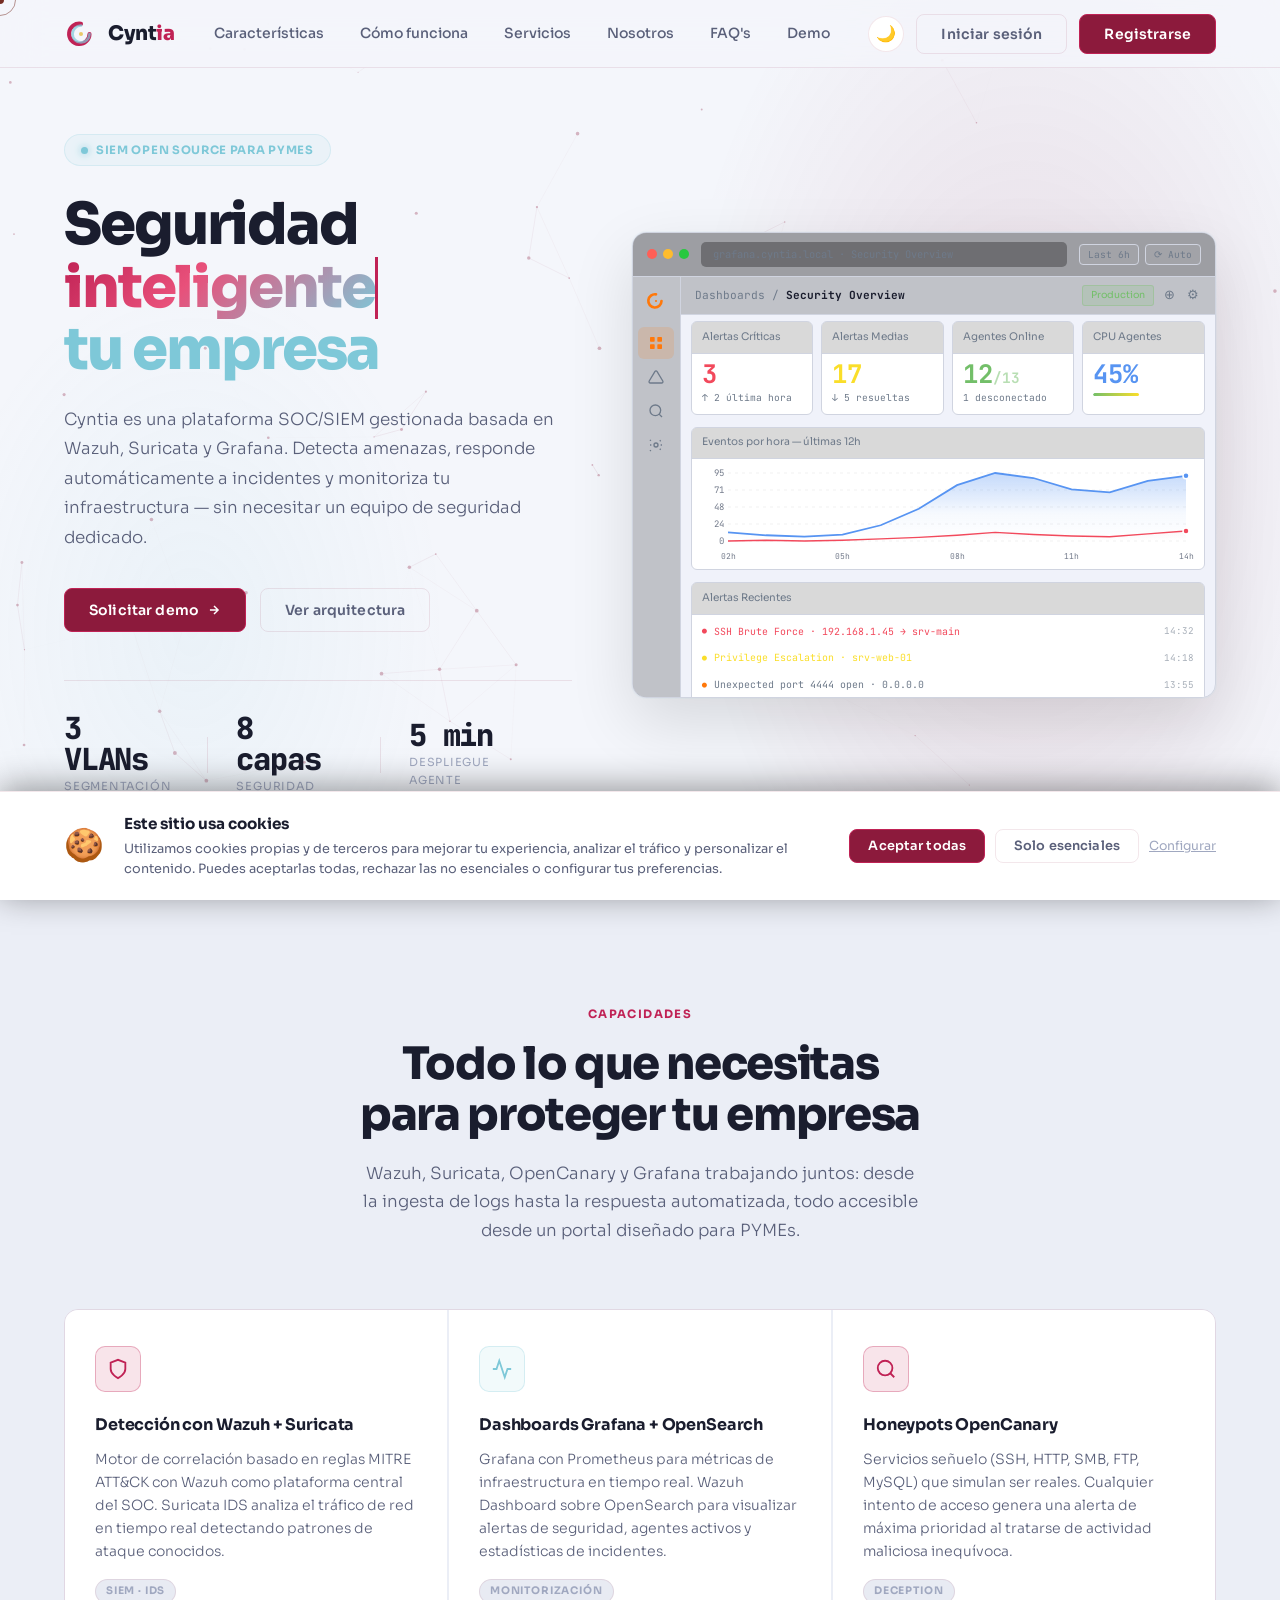
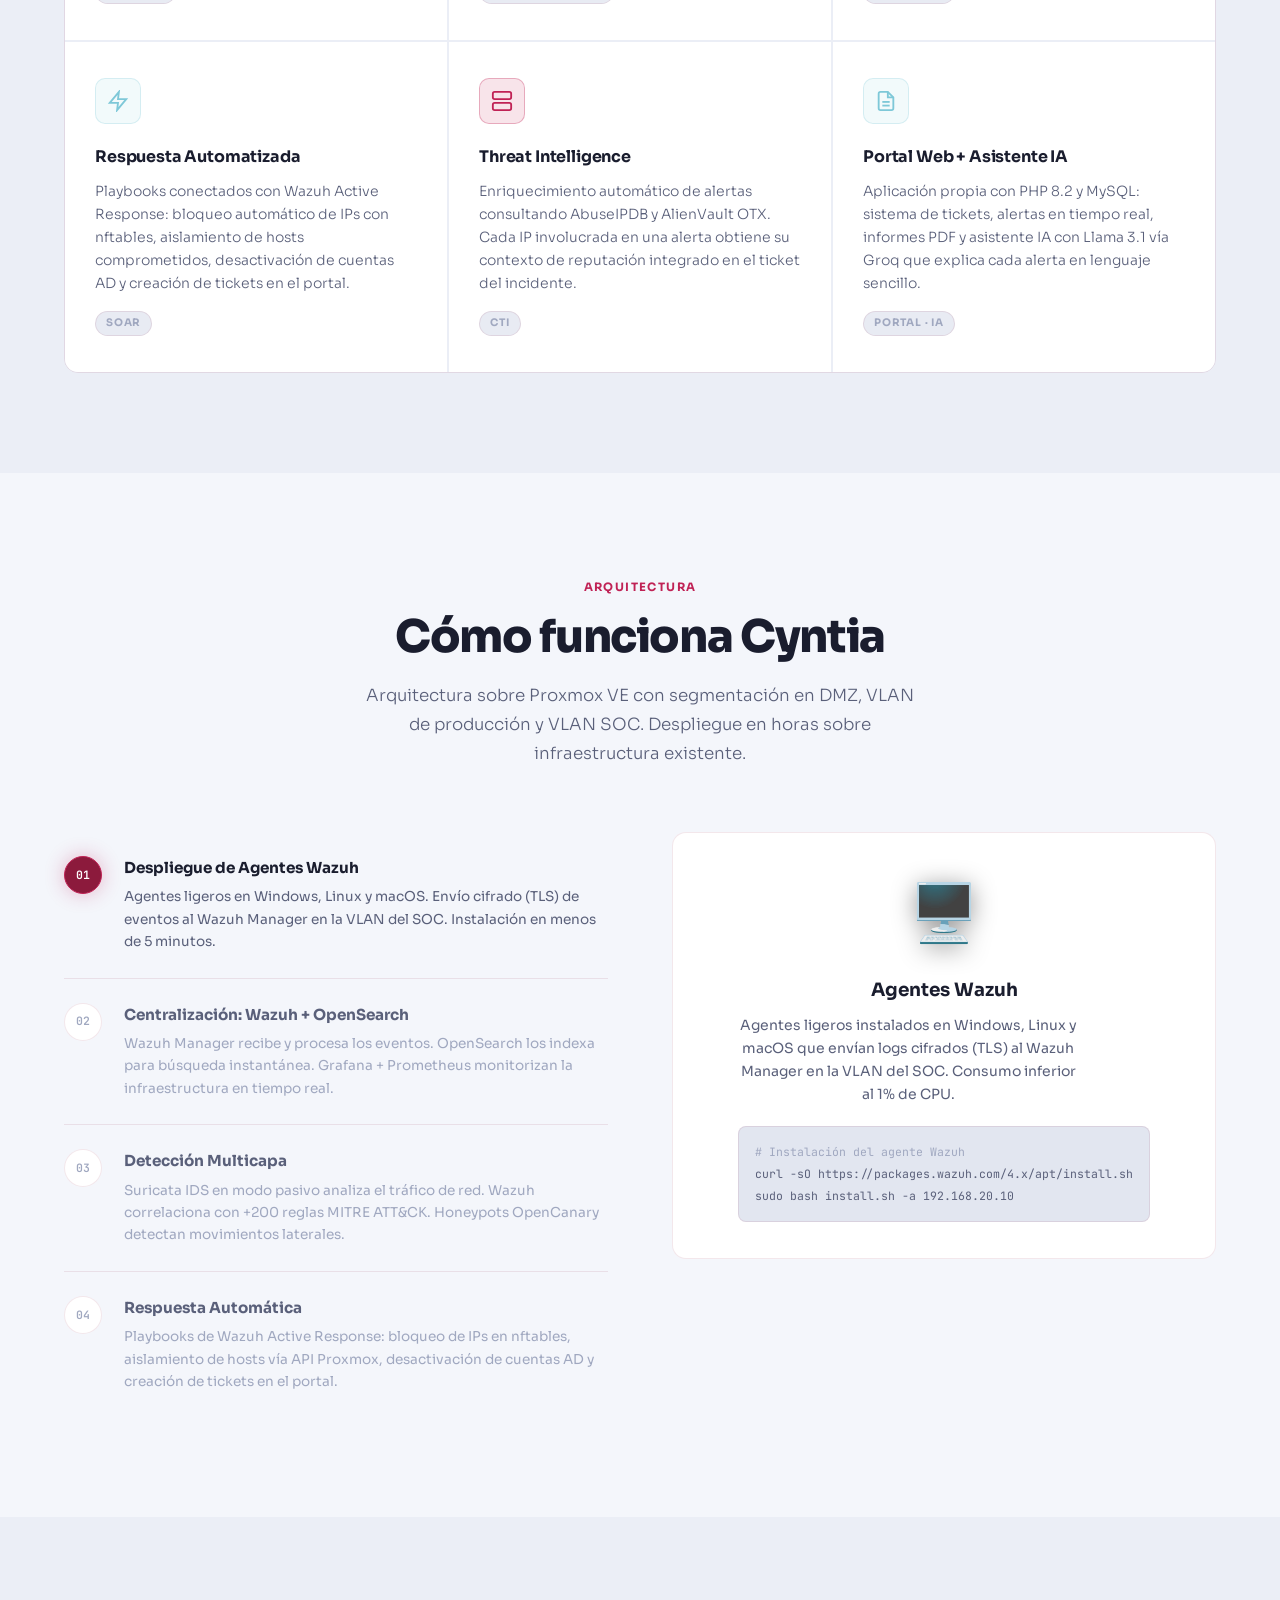
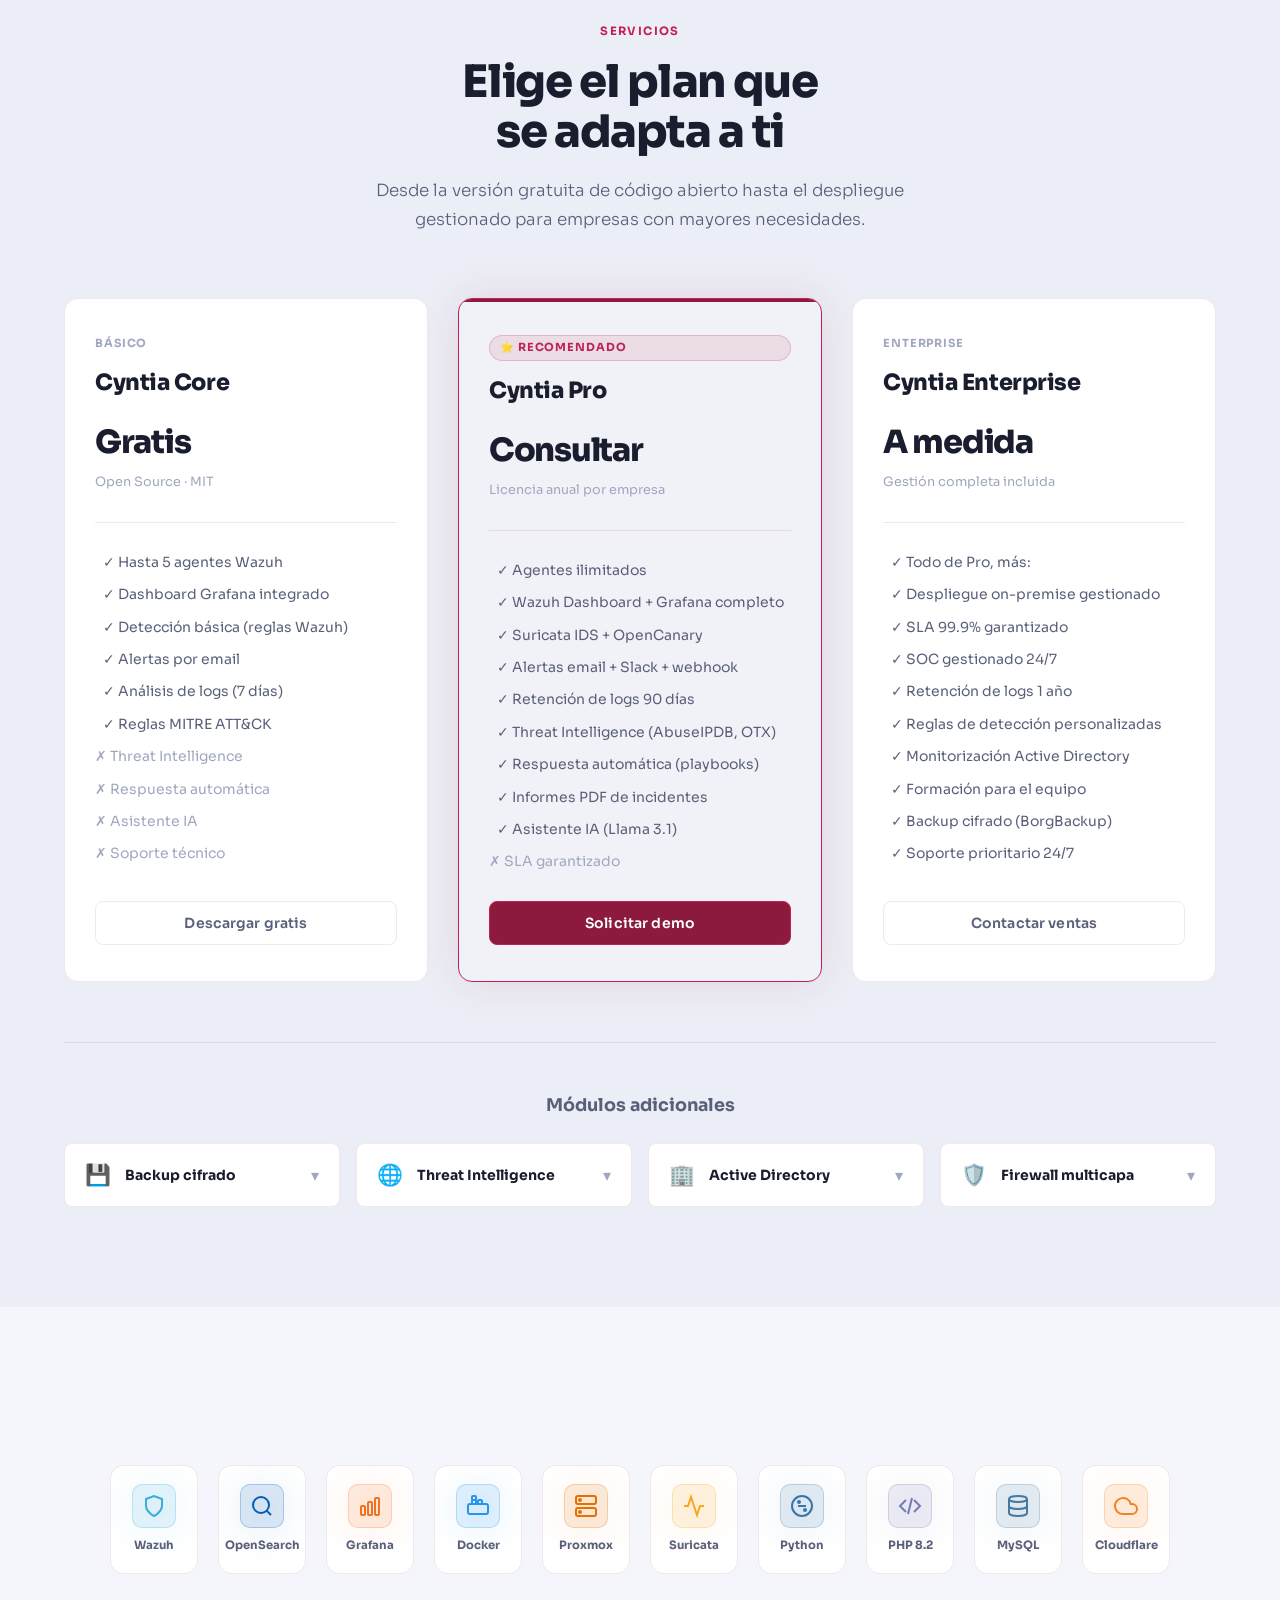
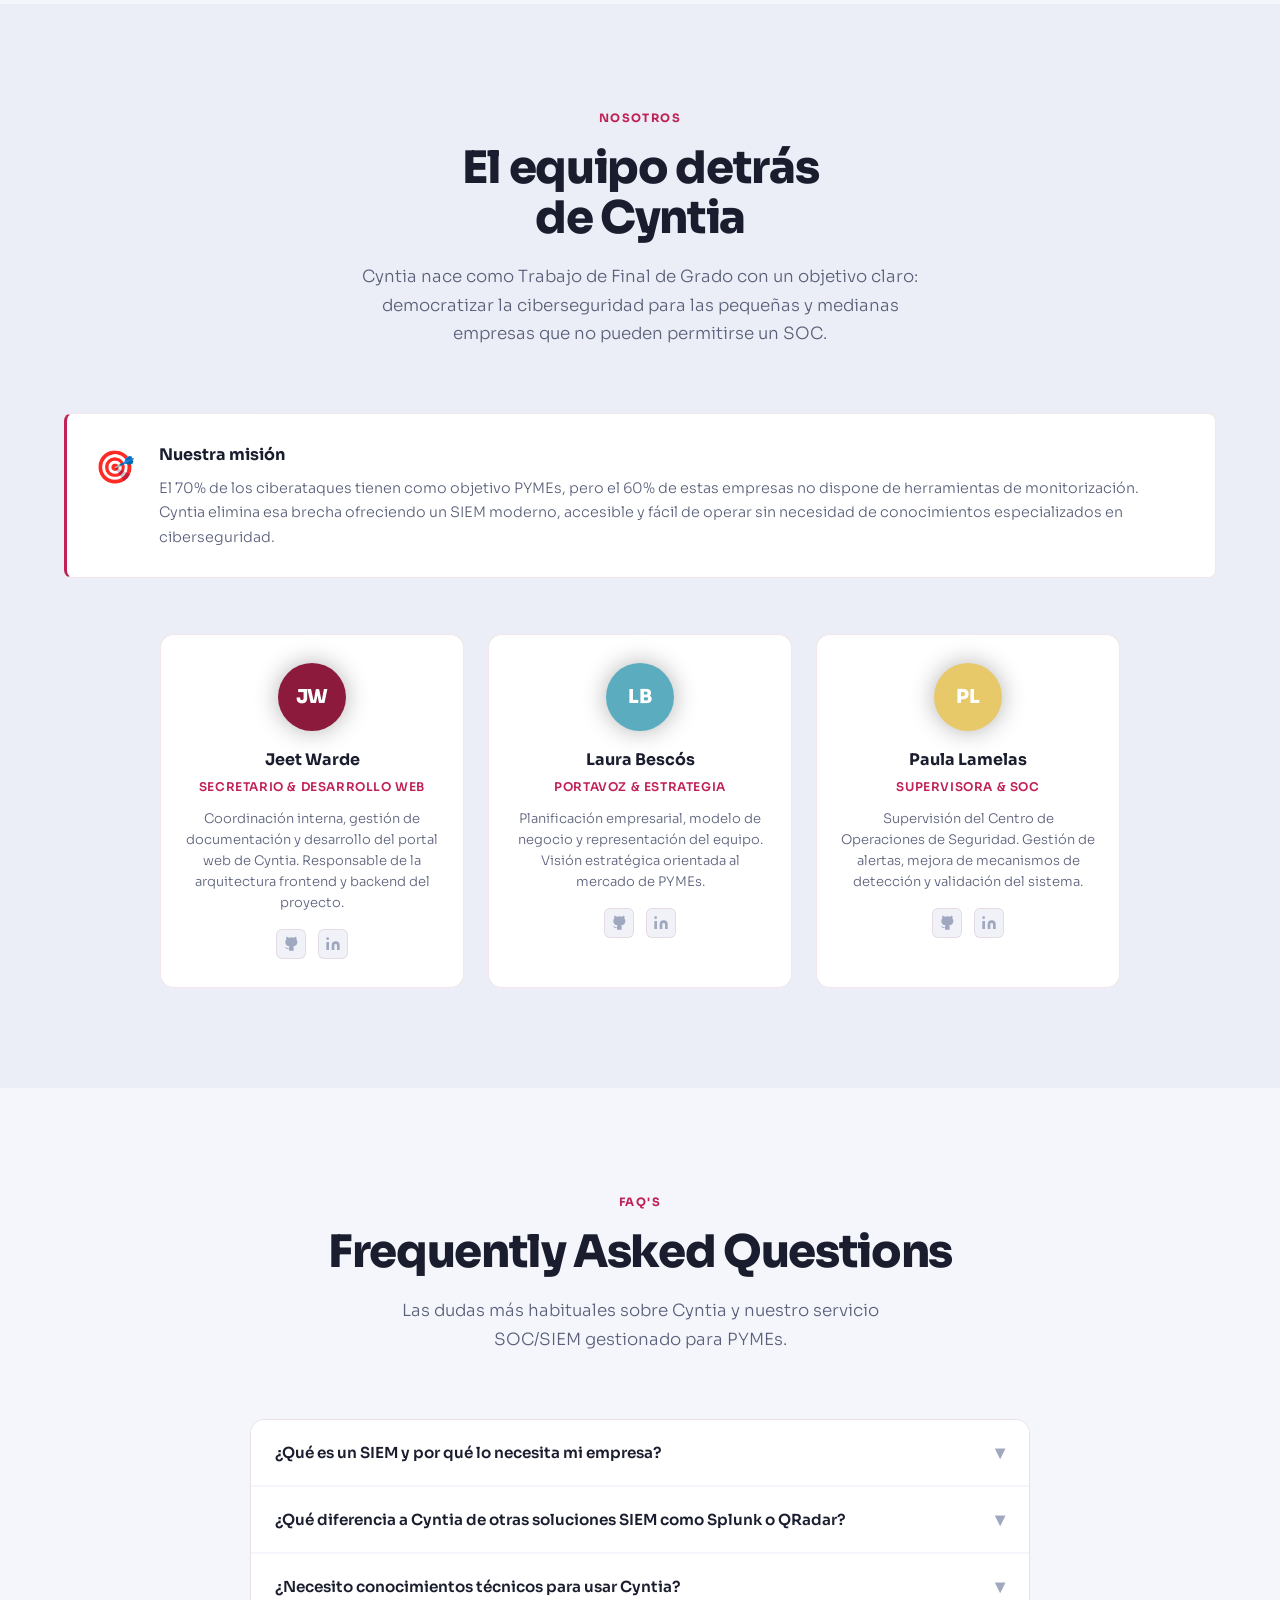
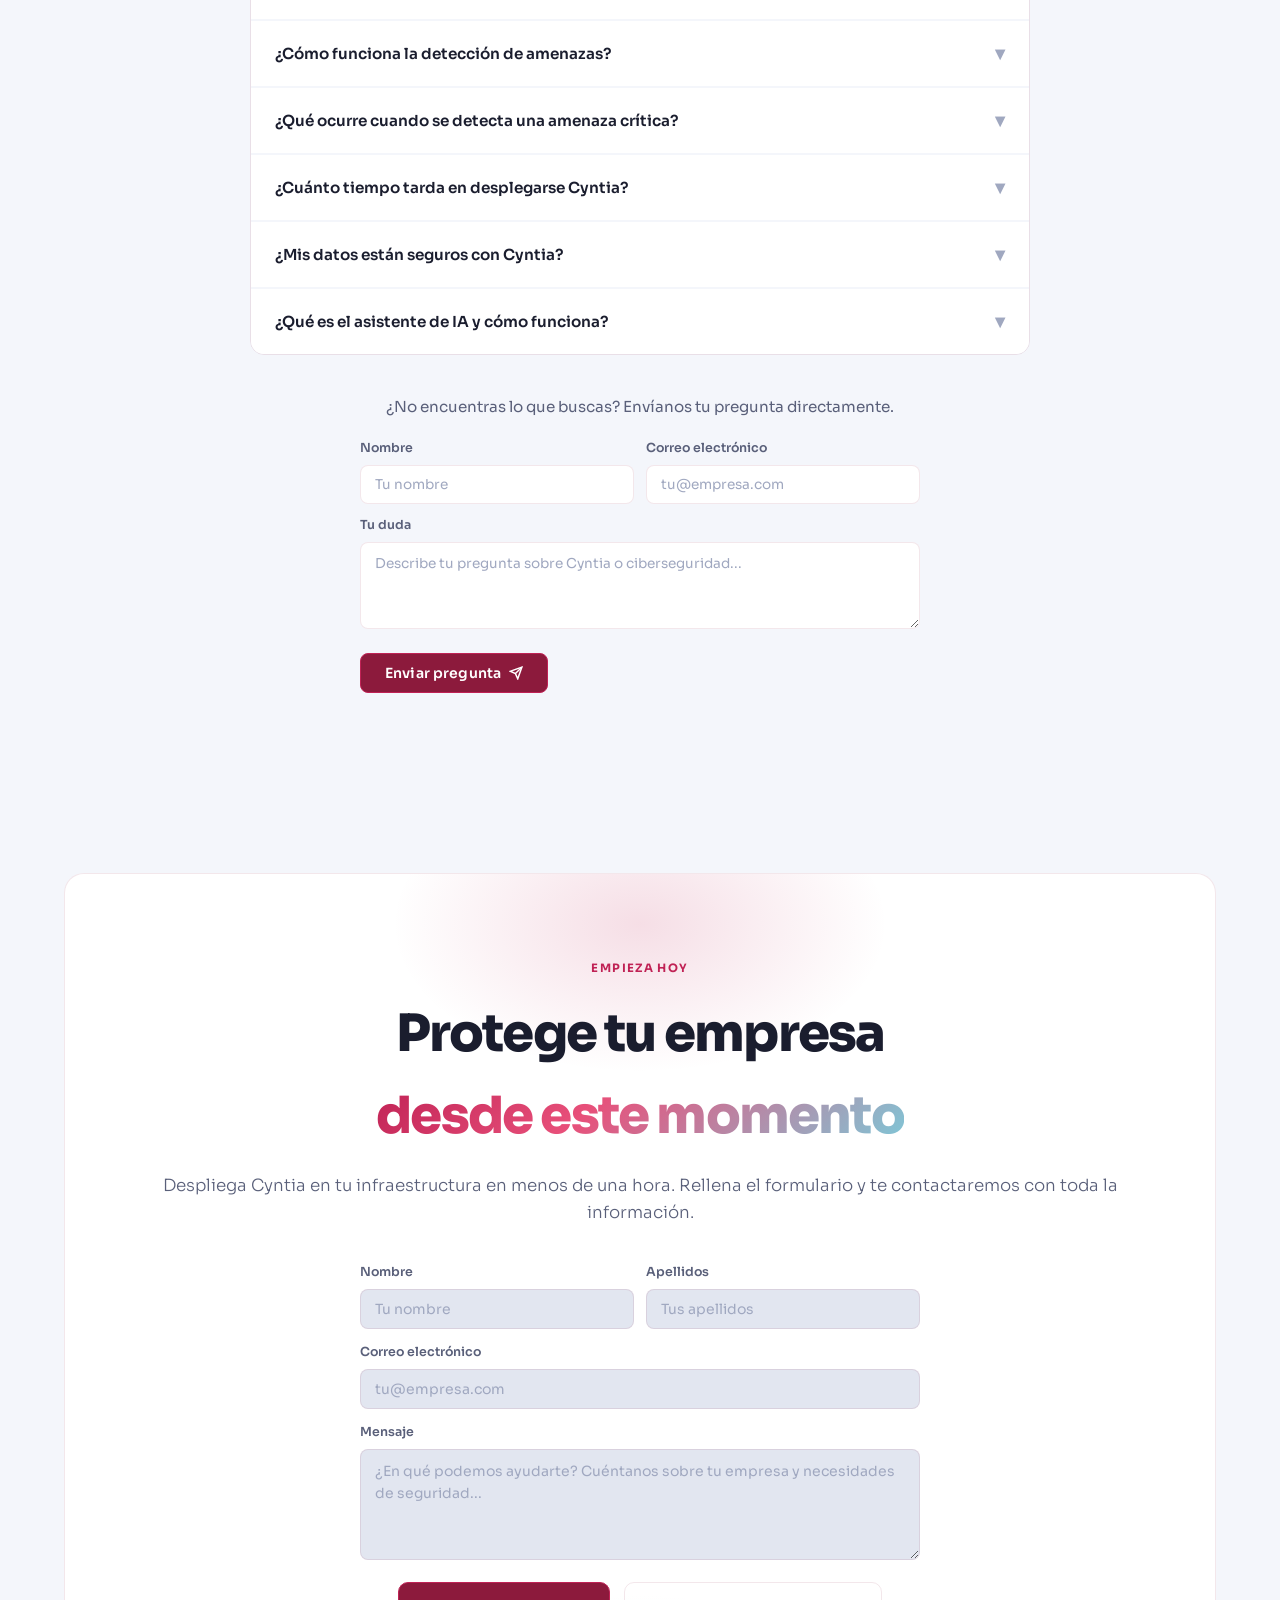
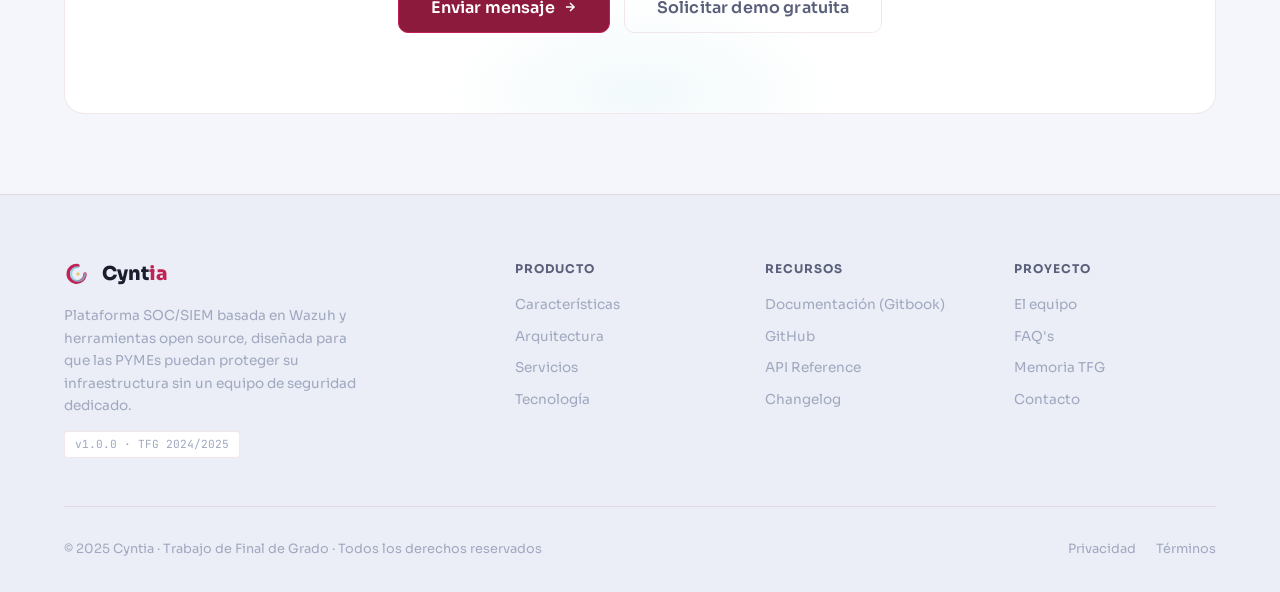
<file: FrontEnd/files v4/index.html>
<!DOCTYPE html>
<html lang="es" data-theme="dark">
<head>
  <meta charset="UTF-8" />
  <meta name="viewport" content="width=device-width, initial-scale=1.0" />
  <title>Cyntia — SIEM para PYMEs</title>
  <link rel="stylesheet" href="styles.css" />
  <link href="https://fonts.googleapis.com/css2?family=Sora:wght@300;400;500;600;700;800&family=JetBrains+Mono:wght@400;500;700&display=swap" rel="stylesheet" />
</head>
<body>

<!-- ─── CANVAS DE PARTÍCULAS ─── -->
<canvas id="particles" aria-hidden="true"></canvas>

<!-- ─── CURSOR PERSONALIZADO ─── -->
<div class="cursor" id="cursor"></div>
<div class="cursor-follower" id="cursorFollower"></div>

<!-- ─── BARRA DE PROGRESO ─── -->
<div class="scroll-progress" id="scrollProgress"></div>

<!-- ══════════════════════════════════════════════
     MODAL: LOGIN / REGISTRO
═══════════════════════════════════════════════ -->
<div class="modal-overlay" id="authOverlay" role="dialog" aria-modal="true" aria-label="Autenticación">
  <div class="modal" id="authModal">
    <button class="modal-close" id="authClose" aria-label="Cerrar">✕</button>

    <!-- Login -->
    <div class="auth-panel" id="loginPanel">
      <div class="auth-logo">
        <svg width="36" height="36" viewBox="0 0 100 100" fill="none">
          <path d="M75 50 A30 30 0 1 1 50 20" stroke="var(--crimson-light)" stroke-width="12" stroke-linecap="round" fill="none"/>
          <path d="M75 50 A25 25 0 1 1 50 25" stroke="var(--blue)" stroke-width="8" stroke-linecap="round" fill="none" opacity="0.7"/>
          <circle cx="50" cy="50" r="6" fill="var(--gold)"/>
        </svg>
        <span>Cynt<span class="logo-ia">ia</span></span>
      </div>
      <h2 class="auth-title">Iniciar sesión</h2>
      <p class="auth-sub">Accede a tu panel de seguridad</p>
      <div class="auth-error" id="loginError">Usuario y/o contraseña incorrectos</div>
      <form id="loginForm" novalidate>
        <div class="form-group">
          <label for="loginUser">Usuario o email</label>
          <input type="text" id="loginUser" placeholder="admin@empresa.com" autocomplete="username" />
        </div>
        <div class="form-group">
          <label for="loginPass">Contraseña</label>
          <div class="input-wrap">
            <input type="password" id="loginPass" placeholder="••••••••" autocomplete="current-password" />
            <button type="button" class="toggle-pass" data-target="loginPass">👁</button>
          </div>
        </div>
        <button type="submit" class="btn btn-primary btn-full">Acceder</button>
      </form>
      <a href="#" class="auth-forgot" id="goForgot">¿Has olvidado tu contraseña?</a>
      <p class="auth-switch">¿No tienes cuenta? <a href="#" id="goRegister">Regístrate</a></p>
    </div>

    <!-- Recuperar contraseña -->
    <div class="auth-panel hidden" id="forgotPanel">
      <div class="auth-logo">
        <svg width="36" height="36" viewBox="0 0 100 100" fill="none">
          <path d="M75 50 A30 30 0 1 1 50 20" stroke="var(--crimson-light)" stroke-width="12" stroke-linecap="round" fill="none"/>
          <path d="M75 50 A25 25 0 1 1 50 25" stroke="var(--blue)" stroke-width="8" stroke-linecap="round" fill="none" opacity="0.7"/>
          <circle cx="50" cy="50" r="6" fill="var(--gold)"/>
        </svg>
        <span>Cynt<span class="logo-ia">ia</span></span>
      </div>
      <h2 class="auth-title">Recuperar contraseña</h2>
      <p class="auth-sub">Introduce tu email y te enviaremos un enlace para restablecerla</p>
      <div class="auth-error" id="forgotError"></div>
      <form id="forgotForm" novalidate>
        <div class="form-group">
          <label for="forgotEmail">Email de tu cuenta</label>
          <input type="email" id="forgotEmail" placeholder="tu@empresa.com" autocomplete="email" />
        </div>
        <button type="submit" class="btn btn-primary btn-full">Enviar enlace de recuperación</button>
      </form>
      <div class="forgot-success hidden" id="forgotSuccess">
        <div class="forgot-success-icon">
          <svg width="20" height="20" viewBox="0 0 24 24" fill="none" stroke="#73BF69" stroke-width="2.5"><polyline points="20 6 9 17 4 12"/></svg>
        </div>
        <div>
          <strong>Email enviado</strong>
          <p>Si la dirección está registrada, recibirás un enlace para restablecer tu contraseña en los próximos minutos.</p>
        </div>
      </div>
      <p class="auth-switch"><a href="#" id="goLoginFromForgot">← Volver a iniciar sesión</a></p>
    </div>

    <!-- Registro -->
    <div class="auth-panel hidden" id="registerPanel">
      <div class="auth-logo">
        <svg width="36" height="36" viewBox="0 0 100 100" fill="none">
          <path d="M75 50 A30 30 0 1 1 50 20" stroke="var(--crimson-light)" stroke-width="12" stroke-linecap="round" fill="none"/>
          <path d="M75 50 A25 25 0 1 1 50 25" stroke="var(--blue)" stroke-width="8" stroke-linecap="round" fill="none" opacity="0.7"/>
          <circle cx="50" cy="50" r="6" fill="var(--gold)"/>
        </svg>
        <span>Cynt<span class="logo-ia">ia</span></span>
      </div>
      <h2 class="auth-title">Crear cuenta</h2>
      <p class="auth-sub">Empieza a proteger tu empresa</p>
      <div class="auth-error" id="registerError">Usuario y/o contraseña incorrectos</div>
      <form id="registerForm" novalidate>
        <div class="form-row">
          <div class="form-group">
            <label for="regName">Nombre</label>
            <input type="text" id="regName" placeholder="Ana" autocomplete="given-name" maxlength="40" />
          </div>
          <div class="form-group">
            <label for="regSurname">Apellido</label>
            <input type="text" id="regSurname" placeholder="García" autocomplete="family-name" maxlength="60" />
          </div>
        </div>
        <div class="form-group">
          <label for="regEmail">Email</label>
          <input type="email" id="regEmail" placeholder="ana@empresa.com" autocomplete="email" />
        </div>
        <div class="form-group">
          <label for="regPass">Contraseña</label>
          <div class="input-wrap">
            <input type="password" id="regPass" placeholder="Mín. 8 caracteres" autocomplete="new-password" />
            <button type="button" class="toggle-pass" data-target="regPass">👁</button>
          </div>
          <div class="pass-strength" id="passStrength">
            <div class="pass-strength-bar">
              <div class="pass-strength-fill" id="passStrengthFill"></div>
            </div>
            <span class="pass-strength-text" id="passStrengthText"></span>
          </div>
          <ul class="pass-requirements" id="passRequirements">
            <li id="reqLength"><span class="req-icon">✗</span> Mínimo 8 caracteres</li>
            <li id="reqUpper"><span class="req-icon">✗</span> Una letra mayúscula</li>
            <li id="reqLower"><span class="req-icon">✗</span> Una letra minúscula</li>
            <li id="reqNumber"><span class="req-icon">✗</span> Un número</li>
            <li id="reqSpecial"><span class="req-icon">✗</span> Un carácter especial (!@#$...)</li>
          </ul>
        </div>
        <button type="submit" class="btn btn-primary btn-full">Crear cuenta</button>
      </form>
      <p class="auth-switch">¿Ya tienes cuenta? <a href="#" id="goLogin">Iniciar sesión</a></p>
    </div>
  </div>
</div>

<!-- ══════════════════════════════════════════════
     CHATBOT IA
═══════════════════════════════════════════════ -->
<div class="chatbot-wrapper" id="chatbotWrapper">
  <!-- Botón flotante -->
  <button class="chatbot-fab" id="chatbotFab" aria-label="Abrir asistente IA">
    <span class="fab-icon fab-open">
      <svg width="22" height="22" viewBox="0 0 24 24" fill="none" stroke="currentColor" stroke-width="2"><path d="M21 15a2 2 0 0 1-2 2H7l-4 4V5a2 2 0 0 1 2-2h14a2 2 0 0 1 2 2z"/></svg>
    </span>
    <span class="fab-icon fab-close hidden">✕</span>
    <span class="fab-badge" id="fabBadge">ChatBot</span>
  </button>

  <!-- Panel de chat -->
  <div class="chatbot-panel hidden" id="chatbotPanel">
    <div class="chat-header">
      <div class="chat-avatar">
        <svg width="20" height="20" viewBox="0 0 100 100" fill="none">
          <path d="M75 50 A30 30 0 1 1 50 20" stroke="var(--blue)" stroke-width="12" stroke-linecap="round" fill="none"/>
          <circle cx="50" cy="50" r="5" fill="var(--gold)"/>
        </svg>
      </div>
      <div class="chat-header-info">
        <span class="chat-name">Cyntia Assistant</span>
        <span class="chat-status"><span class="chat-dot"></span>Disponible · Llama 3.1</span>
      </div>
      <button class="chat-minimize" id="chatMinimize" aria-label="Minimizar">−</button>
    </div>
    <div class="chat-messages" id="chatMessages">
      <div class="chat-msg bot">
        <div class="msg-bubble">
          👋 ¡Hola! Soy el asistente IA de <strong>Cyntia</strong>. Puedo ayudarte con preguntas sobre ciberseguridad, configuración del SIEM, detección de amenazas y más. ¿En qué puedo ayudarte?
        </div>
        <span class="msg-time">ahora</span>
      </div>
    </div>
    <div class="chat-typing hidden" id="chatTyping">
      <span></span><span></span><span></span>
    </div>
    <div class="chat-input-area">
      <textarea id="chatInput" placeholder="Escribe tu pregunta..." rows="1" aria-label="Mensaje"></textarea>
      <button id="chatSend" aria-label="Enviar">
        <svg width="16" height="16" viewBox="0 0 24 24" fill="none" stroke="currentColor" stroke-width="2.5"><line x1="22" y1="2" x2="11" y2="13"/><polygon points="22 2 15 22 11 13 2 9 22 2"/></svg>
      </button>
    </div>
    <div class="chat-footer">Powered by Groq · Llama 3.1 es IA y puede cometer errores. Por favor, verifica las respuestas.</div>
  </div>
</div>

<!-- ══════════════════════════════════════════════
     NAVEGACIÓN
═══════════════════════════════════════════════ -->
<header class="navbar" id="navbar">
  <a href="#inicio" class="nav-logo">
    <svg width="34" height="34" viewBox="0 0 100 100" fill="none">
      <path d="M75 50 A30 30 0 1 1 50 20" stroke="var(--crimson-light)" stroke-width="12" stroke-linecap="round" fill="none"/>
      <path d="M75 50 A25 25 0 1 1 50 25" stroke="var(--blue)" stroke-width="8" stroke-linecap="round" fill="none" opacity="0.7"/>
      <circle cx="50" cy="50" r="6" fill="var(--gold)"/>
    </svg>
    <span>Cynt<span class="logo-ia">ia</span></span>
  </a>

  <nav class="nav-links" aria-label="Navegación principal">
    <a href="#caracteristicas">Características</a>
    <a href="#como-funciona">Cómo funciona</a>
    <a href="#servicios">Servicios</a>
    <a href="#nosotros">Nosotros</a>
    <a href="#faq">FAQ's</a>
    <a href="#contacto">Demo</a>
  </nav>

  <div class="nav-actions">
    <button class="theme-toggle" id="themeToggle" aria-label="Cambiar tema">
      <span class="theme-icon sun">☀️</span>
      <span class="theme-icon moon">🌙</span>
    </button>
    <button class="btn btn-ghost" id="openLogin">Iniciar sesión</button>
    <button class="btn btn-primary" id="openRegister">Registrarse</button>
  </div>

  <button class="hamburger" id="hamburger" aria-label="Menú">
    <span></span><span></span><span></span>
  </button>
</header>

<!-- Mobile menu -->
<div class="mobile-menu" id="mobileMenu">
  <a href="#caracteristicas">Características</a>
  <a href="#como-funciona">Cómo funciona</a>
  <a href="#servicios">Servicios</a>
  <a href="#nosotros">Nosotros</a>
  <a href="#faq">FAQ's</a>
  <a href="#contacto">Demo</a>
  <button class="btn btn-primary btn-full" id="mobileLogin">Iniciar sesión</button>
</div>

<!-- ══════════════════════════════════════════════
     HERO
═══════════════════════════════════════════════ -->
<section class="hero" id="inicio">
  <div class="hero-inner">
    <!-- Columna izquierda -->
    <div class="hero-content" data-reveal>
      <div class="hero-badge">
        <span class="badge-dot"></span>
        SIEM Open Source para PYMEs
      </div>

      <h1 class="hero-title">
        Seguridad<br>
        <span class="gradient-text" id="typewriter"></span><br>
        <span class="accent-blue">tu empresa</span>
      </h1>

      <p class="hero-sub">
        Cyntia es una plataforma SOC/SIEM gestionada basada en Wazuh, Suricata y Grafana. Detecta amenazas, responde automáticamente a incidentes y monitoriza tu infraestructura — sin necesitar un equipo de seguridad dedicado.
      </p>

      <div class="hero-actions">
        <a href="#contacto" class="btn btn-primary magnetic demo-request-btn">
          Solicitar demo
          <svg width="14" height="14" viewBox="0 0 24 24" fill="none" stroke="currentColor" stroke-width="2.5"><path d="M5 12h14M12 5l7 7-7 7"/></svg>
        </a>
        <a href="#como-funciona" class="btn btn-ghost magnetic">Ver arquitectura</a>
      </div>

      <div class="hero-stats">
        <div class="stat-item">
          <span class="stat-val" data-count="3" data-suffix=" VLANs">0</span>
          <span class="stat-label">Segmentación</span>
        </div>
        <div class="stat-divider"></div>
        <div class="stat-item">
          <span class="stat-val" data-count="8" data-suffix=" capas">0</span>
          <span class="stat-label">Seguridad</span>
        </div>
        <div class="stat-divider"></div>
        <div class="stat-item">
          <span class="stat-val" data-count="5" data-suffix=" min">0</span>
          <span class="stat-label">Despliegue agente</span>
        </div>
      </div>
    </div>

    <!-- Columna derecha: Dashboard Grafana -->
    <div class="hero-dashboard" data-reveal data-delay="200">
      <div class="grafana-window">
        <!-- Titlebar -->
        <div class="gf-titlebar">
          <div class="gf-dots">
            <span class="gf-dot red"></span>
            <span class="gf-dot yellow"></span>
            <span class="gf-dot green"></span>
          </div>
          <div class="gf-urlbar">grafana.cyntia.local · Security Overview</div>
          <div class="gf-controls">
            <span class="gf-pill">Last 6h</span>
            <span class="gf-pill">⟳ Auto</span>
          </div>
        </div>

        <!-- Grafana Layout -->
        <div class="gf-body">
          <!-- Sidebar -->
          <nav class="gf-sidebar" aria-label="Grafana sidebar">
            <div class="gf-logo-area">
              <svg width="22" height="22" viewBox="0 0 100 100" fill="none">
                <path d="M75 50 A30 30 0 1 1 50 20" stroke="#FF780A" stroke-width="12" stroke-linecap="round" fill="none"/>
                <circle cx="50" cy="50" r="5" fill="#FF780A"/>
              </svg>
            </div>
            <div class="gf-nav-items">
              <div class="gf-nav-item active" title="Dashboards">
                <svg width="16" height="16" viewBox="0 0 24 24" fill="currentColor"><rect x="3" y="3" width="7" height="7" rx="1"/><rect x="14" y="3" width="7" height="7" rx="1"/><rect x="3" y="14" width="7" height="7" rx="1"/><rect x="14" y="14" width="7" height="7" rx="1"/></svg>
              </div>
              <div class="gf-nav-item" title="Alertas">
                <svg width="16" height="16" viewBox="0 0 24 24" fill="none" stroke="currentColor" stroke-width="2"><path d="M10.29 3.86L1.82 18a2 2 0 0 0 1.71 3h16.94a2 2 0 0 0 1.71-3L13.71 3.86a2 2 0 0 0-3.42 0z"/></svg>
              </div>
              <div class="gf-nav-item" title="Explorar">
                <svg width="16" height="16" viewBox="0 0 24 24" fill="none" stroke="currentColor" stroke-width="2"><circle cx="11" cy="11" r="8"/><path d="m21 21-4.35-4.35"/></svg>
              </div>
              <div class="gf-nav-item" title="Configuración">
                <svg width="16" height="16" viewBox="0 0 24 24" fill="none" stroke="currentColor" stroke-width="2"><circle cx="12" cy="12" r="3"/><path d="M19.07 4.93l-1.41 1.41M4.34 19.66l-1.41 1.41M21 12h-2M5 12H3M19.07 19.07l-1.41-1.41M4.34 4.34L2.93 5.75"/></svg>
              </div>
            </div>
          </nav>

          <!-- Main content -->
          <div class="gf-main">
            <div class="gf-topbar">
              <span class="gf-breadcrumb">Dashboards / <strong>Security Overview</strong></span>
              <div class="gf-topbar-actions">
                <span class="gf-tag">Production</span>
                <span class="gf-icon-btn">⊕</span>
                <span class="gf-icon-btn">⚙</span>
              </div>
            </div>

            <!-- Stat panels row -->
            <div class="gf-row gf-stats-row">
              <div class="gf-panel stat-panel">
                <div class="gf-panel-header"><span>Alertas Críticas</span><span class="gf-menu">⋮</span></div>
                <div class="gf-panel-body">
                  <div class="gf-stat critical">3</div>
                  <div class="gf-stat-sub">↑ 2 última hora</div>
                </div>
              </div>
              <div class="gf-panel stat-panel">
                <div class="gf-panel-header"><span>Alertas Medias</span><span class="gf-menu">⋮</span></div>
                <div class="gf-panel-body">
                  <div class="gf-stat warning">17</div>
                  <div class="gf-stat-sub">↓ 5 resueltas</div>
                </div>
              </div>
              <div class="gf-panel stat-panel">
                <div class="gf-panel-header"><span>Agentes Online</span><span class="gf-menu">⋮</span></div>
                <div class="gf-panel-body">
                  <div class="gf-stat success">12<span class="gf-stat-total">/13</span></div>
                  <div class="gf-stat-sub">1 desconectado</div>
                </div>
              </div>
              <div class="gf-panel stat-panel">
                <div class="gf-panel-header"><span>CPU Agentes</span><span class="gf-menu">⋮</span></div>
                <div class="gf-panel-body">
                  <div class="gf-stat info">45%</div>
                  <div class="gf-gauge-bar"><div class="gf-gauge-fill" style="width:45%"></div></div>
                </div>
              </div>
            </div>

            <!-- Chart panel -->
            <div class="gf-row">
              <div class="gf-panel chart-panel">
                <div class="gf-panel-header"><span>Eventos por hora — últimas 12h</span><span class="gf-menu">⋮</span></div>
                <div class="gf-panel-body">
                  <canvas id="grafanaChart" aria-label="Gráfico de eventos"></canvas>
                </div>
              </div>
            </div>

            <!-- Alert list -->
            <div class="gf-row">
              <div class="gf-panel alert-panel">
                <div class="gf-panel-header"><span>Alertas Recientes</span><span class="gf-menu">⋮</span></div>
                <div class="gf-panel-body gf-alerts">
                  <div class="gf-alert-item gf-crit">
                    <span class="gf-alert-icon">●</span>
                    <span class="gf-alert-text">SSH Brute Force · 192.168.1.45 → srv-main</span>
                    <span class="gf-alert-time">14:32</span>
                  </div>
                  <div class="gf-alert-item gf-warn">
                    <span class="gf-alert-icon">●</span>
                    <span class="gf-alert-text">Privilege Escalation · srv-web-01</span>
                    <span class="gf-alert-time">14:18</span>
                  </div>
                  <div class="gf-alert-item gf-med">
                    <span class="gf-alert-icon">●</span>
                    <span class="gf-alert-text">Unexpected port 4444 open · 0.0.0.0</span>
                    <span class="gf-alert-time">13:55</span>
                  </div>
                </div>
              </div>
            </div>

          </div><!-- /gf-main -->
        </div><!-- /gf-body -->
      </div><!-- /grafana-window -->
    </div><!-- /hero-dashboard -->
  </div><!-- /hero-inner -->
</section>

<!-- ══════════════════════════════════════════════
     CARACTERÍSTICAS
═══════════════════════════════════════════════ -->
<section class="section section-alt" id="caracteristicas">
  <div class="container">
    <div class="section-header" data-reveal>
      <div class="section-tag">Capacidades</div>
      <h2 class="section-title">Todo lo que necesitas<br>para proteger tu empresa</h2>
      <p class="section-sub">Wazuh, Suricata, OpenCanary y Grafana trabajando juntos: desde la ingesta de logs hasta la respuesta automatizada, todo accesible desde un portal diseñado para PYMEs.</p>
    </div>

    <div class="features-grid">
      <div class="feature-card" data-reveal data-delay="0">
        <div class="feature-icon-wrap crimson">
          <svg width="22" height="22" viewBox="0 0 24 24" fill="none" stroke="currentColor" stroke-width="2"><path d="M12 22s8-4 8-10V5l-8-3-8 3v7c0 6 8 10 8 10z"/></svg>
        </div>
        <h3>Detección con Wazuh + Suricata</h3>
        <p>Motor de correlación basado en reglas MITRE ATT&amp;CK con Wazuh como plataforma central del SOC. Suricata IDS analiza el tráfico de red en tiempo real detectando patrones de ataque conocidos.</p>
        <div class="feature-tag">SIEM · IDS</div>
      </div>

      <div class="feature-card" data-reveal data-delay="80">
        <div class="feature-icon-wrap blue">
          <svg width="22" height="22" viewBox="0 0 24 24" fill="none" stroke="currentColor" stroke-width="2"><polyline points="22 12 18 12 15 21 9 3 6 12 2 12"/></svg>
        </div>
        <h3>Dashboards Grafana + OpenSearch</h3>
        <p>Grafana con Prometheus para métricas de infraestructura en tiempo real. Wazuh Dashboard sobre OpenSearch para visualizar alertas de seguridad, agentes activos y estadísticas de incidentes.</p>
        <div class="feature-tag">Monitorización</div>
      </div>

      <div class="feature-card" data-reveal data-delay="160">
        <div class="feature-icon-wrap crimson">
          <svg width="22" height="22" viewBox="0 0 24 24" fill="none" stroke="currentColor" stroke-width="2"><circle cx="11" cy="11" r="8"/><path d="m21 21-4.35-4.35"/></svg>
        </div>
        <h3>Honeypots OpenCanary</h3>
        <p>Servicios señuelo (SSH, HTTP, SMB, FTP, MySQL) que simulan ser reales. Cualquier intento de acceso genera una alerta de máxima prioridad al tratarse de actividad maliciosa inequívoca.</p>
        <div class="feature-tag">Deception</div>
      </div>

      <div class="feature-card" data-reveal data-delay="0">
        <div class="feature-icon-wrap blue">
          <svg width="22" height="22" viewBox="0 0 24 24" fill="none" stroke="currentColor" stroke-width="2"><path d="M13 2L3 14h9l-1 8 10-12h-9l1-8z"/></svg>
        </div>
        <h3>Respuesta Automatizada</h3>
        <p>Playbooks conectados con Wazuh Active Response: bloqueo automático de IPs con nftables, aislamiento de hosts comprometidos, desactivación de cuentas AD y creación de tickets en el portal.</p>
        <div class="feature-tag">SOAR</div>
      </div>

      <div class="feature-card" data-reveal data-delay="80">
        <div class="feature-icon-wrap crimson">
          <svg width="22" height="22" viewBox="0 0 24 24" fill="none" stroke="currentColor" stroke-width="2"><rect x="2" y="2" width="20" height="8" rx="2"/><rect x="2" y="14" width="20" height="8" rx="2"/><line x1="6" y1="6" x2="6.01" y2="6"/><line x1="6" y1="18" x2="6.01" y2="18"/></svg>
        </div>
        <h3>Threat Intelligence</h3>
        <p>Enriquecimiento automático de alertas consultando AbuseIPDB y AlienVault OTX. Cada IP involucrada en una alerta obtiene su contexto de reputación integrado en el ticket del incidente.</p>
        <div class="feature-tag">CTI</div>
      </div>

      <div class="feature-card" data-reveal data-delay="160">
        <div class="feature-icon-wrap blue">
          <svg width="22" height="22" viewBox="0 0 24 24" fill="none" stroke="currentColor" stroke-width="2"><path d="M14 2H6a2 2 0 0 0-2 2v16a2 2 0 0 0 2 2h12a2 2 0 0 0 2-2V8z"/><polyline points="14 2 14 8 20 8"/><line x1="16" y1="13" x2="8" y2="13"/><line x1="16" y1="17" x2="8" y2="17"/></svg>
        </div>
        <h3>Portal Web + Asistente IA</h3>
        <p>Aplicación propia con PHP 8.2 y MySQL: sistema de tickets, alertas en tiempo real, informes PDF y asistente IA con Llama 3.1 vía Groq que explica cada alerta en lenguaje sencillo.</p>
        <div class="feature-tag">Portal · IA</div>
      </div>
    </div>
  </div>
</section>

<!-- ══════════════════════════════════════════════
     CÓMO FUNCIONA
═══════════════════════════════════════════════ -->
<section class="section" id="como-funciona">
  <div class="container">
    <div class="section-header" data-reveal>
      <div class="section-tag">Arquitectura</div>
      <h2 class="section-title">Cómo funciona Cyntia</h2>
      <p class="section-sub">Arquitectura sobre Proxmox VE con segmentación en DMZ, VLAN de producción y VLAN SOC. Despliegue en horas sobre infraestructura existente.</p>
    </div>

    <div class="how-layout">
      <div class="steps-list">
        <div class="step active" data-step="0" data-reveal>
          <div class="step-number">01</div>
          <div class="step-body">
            <h3>Despliegue de Agentes Wazuh</h3>
            <p>Agentes ligeros en Windows, Linux y macOS. Envío cifrado (TLS) de eventos al Wazuh Manager en la VLAN del SOC. Instalación en menos de 5 minutos.</p>
          </div>
        </div>
        <div class="step" data-step="1" data-reveal data-delay="100">
          <div class="step-number">02</div>
          <div class="step-body">
            <h3>Centralización: Wazuh + OpenSearch</h3>
            <p>Wazuh Manager recibe y procesa los eventos. OpenSearch los indexa para búsqueda instantánea. Grafana + Prometheus monitorizan la infraestructura en tiempo real.</p>
          </div>
        </div>
        <div class="step" data-step="2" data-reveal data-delay="200">
          <div class="step-number">03</div>
          <div class="step-body">
            <h3>Detección Multicapa</h3>
            <p>Suricata IDS en modo pasivo analiza el tráfico de red. Wazuh correlaciona con +200 reglas MITRE ATT&amp;CK. Honeypots OpenCanary detectan movimientos laterales.</p>
          </div>
        </div>
        <div class="step" data-step="3" data-reveal data-delay="300">
          <div class="step-number">04</div>
          <div class="step-body">
            <h3>Respuesta Automática</h3>
            <p>Playbooks de Wazuh Active Response: bloqueo de IPs en nftables, aislamiento de hosts vía API Proxmox, desactivación de cuentas AD y creación de tickets en el portal.</p>
          </div>
        </div>
      </div>

      <div class="step-visual" id="stepVisual" data-reveal>
        <div class="step-visual-content" id="stepContent">
          <div class="sv-icon" id="svIcon">🖥️</div>
          <h4 id="svTitle">Agentes Wazuh</h4>
          <p id="svDesc">Agentes ligeros instalados en Windows, Linux y macOS que envían logs cifrados (TLS) al Wazuh Manager en la VLAN del SOC. Consumo inferior al 1% de CPU.</p>
          <div class="sv-code" id="svCode">
            <span class="code-comment"># Instalación del agente Wazuh</span><br>
            curl -sO https://packages.wazuh.com/4.x/apt/install.sh<br>
            sudo bash install.sh -a 192.168.20.10
          </div>
        </div>
      </div>
    </div>
  </div>
</section>

<!-- ══════════════════════════════════════════════
     SERVICIOS / PRECIOS
═══════════════════════════════════════════════ -->
<section class="section section-alt" id="servicios">
  <div class="container">
    <div class="section-header" data-reveal>
      <div class="section-tag">Servicios</div>
      <h2 class="section-title">Elige el plan que<br>se adapta a ti</h2>
      <p class="section-sub">Desde la versión gratuita de código abierto hasta el despliegue gestionado para empresas con mayores necesidades.</p>
    </div>

    <div class="pricing-grid">
      <!-- Core -->
      <div class="pricing-card" data-reveal data-delay="0">
        <div class="plan-badge">Básico</div>
        <div class="plan-name">Cyntia Core</div>
        <div class="plan-price">
          <span class="price-amount">Gratis</span>
          <span class="price-period">Open Source · MIT</span>
        </div>
        <ul class="plan-features">
          <li class="feat-yes">✓ Hasta 5 agentes Wazuh</li>
          <li class="feat-yes">✓ Dashboard Grafana integrado</li>
          <li class="feat-yes">✓ Detección básica (reglas Wazuh)</li>
          <li class="feat-yes">✓ Alertas por email</li>
          <li class="feat-yes">✓ Análisis de logs (7 días)</li>
          <li class="feat-yes">✓ Reglas MITRE ATT&amp;CK</li>
          <li class="feat-no">✗ Threat Intelligence</li>
          <li class="feat-no">✗ Respuesta automática</li>
          <li class="feat-no">✗ Asistente IA</li>
          <li class="feat-no">✗ Soporte técnico</li>
        </ul>
        <a href="#contacto" class="btn btn-ghost btn-full">Descargar gratis</a>
      </div>

      <!-- Pro (destacado) -->
      <div class="pricing-card featured" data-reveal data-delay="100">
        <div class="plan-badge popular">⭐ Recomendado</div>
        <div class="plan-name">Cyntia Pro</div>
        <div class="plan-price">
          <span class="price-amount">Consultar</span>
          <span class="price-period">Licencia anual por empresa</span>
        </div>
        <ul class="plan-features">
          <li class="feat-yes">✓ Agentes ilimitados</li>
          <li class="feat-yes">✓ Wazuh Dashboard + Grafana completo</li>
          <li class="feat-yes">✓ Suricata IDS + OpenCanary</li>
          <li class="feat-yes">✓ Alertas email + Slack + webhook</li>
          <li class="feat-yes">✓ Retención de logs 90 días</li>
          <li class="feat-yes">✓ Threat Intelligence (AbuseIPDB, OTX)</li>
          <li class="feat-yes">✓ Respuesta automática (playbooks)</li>
          <li class="feat-yes">✓ Informes PDF de incidentes</li>
          <li class="feat-yes">✓ Asistente IA (Llama 3.1)</li>
          <li class="feat-no">✗ SLA garantizado</li>
        </ul>
        <a href="#contacto" class="btn btn-primary btn-full demo-request-btn">Solicitar demo</a>
      </div>

      <!-- Enterprise -->
      <div class="pricing-card" data-reveal data-delay="200">
        <div class="plan-badge">Enterprise</div>
        <div class="plan-name">Cyntia Enterprise</div>
        <div class="plan-price">
          <span class="price-amount">A medida</span>
          <span class="price-period">Gestión completa incluida</span>
        </div>
        <ul class="plan-features">
          <li class="feat-yes">✓ Todo de Pro, más:</li>
          <li class="feat-yes">✓ Despliegue on-premise gestionado</li>
          <li class="feat-yes">✓ SLA 99.9% garantizado</li>
          <li class="feat-yes">✓ SOC gestionado 24/7</li>
          <li class="feat-yes">✓ Retención de logs 1 año</li>
          <li class="feat-yes">✓ Reglas de detección personalizadas</li>
          <li class="feat-yes">✓ Monitorización Active Directory</li>
          <li class="feat-yes">✓ Formación para el equipo</li>
          <li class="feat-yes">✓ Backup cifrado (BorgBackup)</li>
          <li class="feat-yes">✓ Soporte prioritario 24/7</li>
        </ul>
        <a href="#contacto" class="btn btn-ghost btn-full">Contactar ventas</a>
      </div>
    </div>

    <!-- Extras destacados -->
    <div class="extras-section" data-reveal>
      <h3 class="extras-title">Módulos adicionales</h3>
      <div class="extras-grid">
        <div class="extra-card extra-collapsible">
          <button class="extra-toggle">
            <span class="extra-icon">💾</span>
            <strong>Backup cifrado</strong>
            <span class="extra-chevron">▾</span>
          </button>
          <div class="extra-detail">
            <p>Copias de seguridad cifradas y deduplicadas con BorgBackup cada noche. Sincronización entre contenedores con rsync y verificación automática de integridad.</p>
          </div>
        </div>
        <div class="extra-card extra-collapsible">
          <button class="extra-toggle">
            <span class="extra-icon">🌐</span>
            <strong>Threat Intelligence</strong>
            <span class="extra-chevron">▾</span>
          </button>
          <div class="extra-detail">
            <p>Enriquecimiento automático de alertas consultando AbuseIPDB y AlienVault OTX. Contexto de reputación de IPs integrado en cada ticket de incidente.</p>
          </div>
        </div>
        <div class="extra-card extra-collapsible">
          <button class="extra-toggle">
            <span class="extra-icon">🏢</span>
            <strong>Active Directory</strong>
            <span class="extra-chevron">▾</span>
          </button>
          <div class="extra-detail">
            <p>Monitorización completa de Windows Server con AD: autenticaciones Kerberos, accesos RDP, cambios en GPOs y eventos SMB supervisados por Wazuh.</p>
          </div>
        </div>
        <div class="extra-card extra-collapsible">
          <button class="extra-toggle">
            <span class="extra-icon">🛡️</span>
            <strong>Firewall multicapa</strong>
            <span class="extra-chevron">▾</span>
          </button>
          <div class="extra-detail">
            <p>8 capas de seguridad: firewall perimetral, Cloudflare WAF, nftables en Proxmox, Proxmox Firewall, nftables local, fail2ban, Cloudflare Tunnel y Tailscale VPN.</p>
          </div>
        </div>
      </div>
    </div>
  </div>
</section>

<!-- ══════════════════════════════════════════════
     STACK TECNOLÓGICO
═══════════════════════════════════════════════ 
<section class="section" id="tecnologia">
  <div class="container">
    <div class="section-header" data-reveal>
      <div class="section-tag">Tecnología</div>
      <h2 class="section-title">Construido sobre<br>herramientas de código abierto</h2>
    </div>
    <div class="stack-grid" data-reveal> 
      <a href="https://wazuh.com" target="_blank" class="stack-item" style="--stack-accent: #3AADDB">
        <div class="stack-logo">
          <svg width="28" height="28" viewBox="0 0 24 24" fill="none" stroke="#3AADDB" stroke-width="2"><path d="M12 22s8-4 8-10V5l-8-3-8 3v7c0 6 8 10 8 10z"/></svg>
        </div>
        <span class="stack-name">Wazuh</span>
        <span class="stack-desc">Plataforma SIEM central del SOC. Recibe, analiza y correlaciona eventos de seguridad.</span>
      </a>
      <a href="https://opensearch.org" target="_blank" class="stack-item" style="--stack-accent: #005EB8">
        <div class="stack-logo">
          <svg width="28" height="28" viewBox="0 0 24 24" fill="none" stroke="#005EB8" stroke-width="2"><circle cx="11" cy="11" r="8"/><path d="m21 21-4.35-4.35"/></svg>
        </div>
        <span class="stack-name">OpenSearch</span>
        <span class="stack-desc">Motor de indexación y búsqueda full-text sobre millones de eventos.</span>
      </a>
      <a href="https://grafana.com" target="_blank" class="stack-item" style="--stack-accent: #F2711C">
        <div class="stack-logo">
          <svg width="28" height="28" viewBox="0 0 24 24" fill="none" stroke="#F2711C" stroke-width="2"><rect x="3" y="12" width="4" height="9" rx="1"/><rect x="10" y="8" width="4" height="13" rx="1"/><rect x="17" y="4" width="4" height="17" rx="1"/></svg>
        </div>
        <span class="stack-name">Grafana</span>
        <span class="stack-desc">Dashboards de métricas de infraestructura en tiempo real.</span>
      </a>
      <a href="https://docker.com" target="_blank" class="stack-item" style="--stack-accent: #2496ED">
        <div class="stack-logo">
          <svg width="28" height="28" viewBox="0 0 24 24" fill="none" stroke="#2496ED" stroke-width="2"><rect x="2" y="10" width="20" height="10" rx="2"/><rect x="6" y="6" width="4" height="4" rx="1"/><rect x="12" y="6" width="4" height="4" rx="1"/><rect x="6" y="2" width="4" height="4" rx="1"/></svg>
        </div>
        <span class="stack-name">Docker</span>
        <span class="stack-desc">Contenedores para desplegar el stack SOC de forma aislada y eficiente.</span>
      </a>
      <a href="https://proxmox.com" target="_blank" class="stack-item" style="--stack-accent: #E57000">
        <div class="stack-logo">
          <svg width="28" height="28" viewBox="0 0 24 24" fill="none" stroke="#E57000" stroke-width="2"><rect x="2" y="2" width="20" height="8" rx="2"/><rect x="2" y="14" width="20" height="8" rx="2"/><circle cx="6" cy="6" r="1" fill="#E57000"/><circle cx="6" cy="18" r="1" fill="#E57000"/></svg>
        </div>
        <span class="stack-name">Proxmox</span>
        <span class="stack-desc">Hipervisor tipo 1 que gestiona todas las VMs y contenedores del proyecto.</span>
      </a>
      <a href="https://suricata.io" target="_blank" class="stack-item" style="--stack-accent: #F5A623">
        <div class="stack-logo">
          <svg width="28" height="28" viewBox="0 0 24 24" fill="none" stroke="#F5A623" stroke-width="2"><polyline points="22 12 18 12 15 21 9 3 6 12 2 12"/></svg>
        </div>
        <span class="stack-name">Suricata</span>
        <span class="stack-desc">IDS de red que analiza tráfico en tiempo real con reglas ET Open.</span>
      </a>
      <a href="https://python.org" target="_blank" class="stack-item" style="--stack-accent: #3776AB">
        <div class="stack-logo">
          <svg width="28" height="28" viewBox="0 0 24 24" fill="none" stroke="#3776AB" stroke-width="2"><path d="M12 2C6.5 2 2 6.5 2 12s4.5 10 10 10"/><path d="M12 22c5.5 0 10-4.5 10-10S17.5 2 12 2"/><path d="M8 12h8"/><circle cx="9" cy="8" r="1" fill="#3776AB"/><circle cx="15" cy="16" r="1" fill="#3776AB"/></svg>
        </div>
        <span class="stack-name">Python</span>
        <span class="stack-desc">Scripts de respuesta automática, playbooks y enriquecimiento de alertas.</span>
      </a>
      <a href="https://php.net" target="_blank" class="stack-item" style="--stack-accent: #777BB4">
        <div class="stack-logo">
          <svg width="28" height="28" viewBox="0 0 24 24" fill="none" stroke="#777BB4" stroke-width="2"><polyline points="16 18 22 12 16 6"/><polyline points="8 6 2 12 8 18"/><line x1="14" y1="4" x2="10" y2="20"/></svg>
        </div>
        <span class="stack-name">PHP 8.2</span>
        <span class="stack-desc">Backend del portal: autenticación, tickets, API Wazuh y chat IA.</span>
      </a>
      <a href="https://mysql.com" target="_blank" class="stack-item" style="--stack-accent: #4479A1">
        <div class="stack-logo">
          <svg width="28" height="28" viewBox="0 0 24 24" fill="none" stroke="#4479A1" stroke-width="2"><ellipse cx="12" cy="5" rx="9" ry="3"/><path d="M21 12c0 1.66-4 3-9 3s-9-1.34-9-3"/><path d="M3 5v14c0 1.66 4 3 9 3s9-1.34 9-3V5"/></svg>
        </div>
        <span class="stack-name">MySQL</span>
        <span class="stack-desc">Base de datos del portal: usuarios, tickets, alertas e historial IA.</span>
      </a>
      <a href="https://cloudflare.com" target="_blank" class="stack-item" style="--stack-accent: #F48120">
        <div class="stack-logo">
          <svg width="28" height="28" viewBox="0 0 24 24" fill="none" stroke="#F48120" stroke-width="2"><path d="M18 10h-1.26A8 8 0 1 0 9 20h9a5 5 0 0 0 0-10z"/></svg>
        </div>
        <span class="stack-name">Cloudflare</span>
        <span class="stack-desc">Tunnel, DDoS protection, SSL y WAF. 0 puertos abiertos al exterior.</span>
      </a>
    </div>
  </div>
</section>
-->

<div class="stack-grid" data-reveal>
  <a href="https://wazuh.com" target="_blank" class="stack-item" style="--stack-accent:#3AADDB" data-desc="Plataforma SIEM central del SOC. Recibe, analiza y correlaciona eventos.">
    <div class="stack-bg"></div>
    <div class="stack-logo">
      <svg width="24" height="24" viewBox="0 0 24 24" fill="none" stroke="#3AADDB" stroke-width="2"><path d="M12 22s8-4 8-10V5l-8-3-8 3v7c0 6 8 10 8 10z"/></svg>
    </div>
    <span class="stack-name">Wazuh</span>
  </a>

  <a href="https://opensearch.org" target="_blank" class="stack-item" style="--stack-accent:#005EB8" data-desc="Motor de indexación y búsqueda full-text sobre millones de eventos.">
    <div class="stack-bg"></div>
    <div class="stack-logo">
      <svg width="24" height="24" viewBox="0 0 24 24" fill="none" stroke="#005EB8" stroke-width="2"><circle cx="11" cy="11" r="8"/><path d="m21 21-4.35-4.35"/></svg>
    </div>
    <span class="stack-name">OpenSearch</span>
  </a>

  <a href="https://grafana.com" target="_blank" class="stack-item" style="--stack-accent:#F2711C" data-desc="Dashboards de métricas de infraestructura en tiempo real.">
    <div class="stack-bg"></div>
    <div class="stack-logo">
      <svg width="24" height="24" viewBox="0 0 24 24" fill="none" stroke="#F2711C" stroke-width="2"><rect x="3" y="12" width="4" height="9" rx="1"/><rect x="10" y="8" width="4" height="13" rx="1"/><rect x="17" y="4" width="4" height="17" rx="1"/></svg>
    </div>
    <span class="stack-name">Grafana</span>
  </a>

  <a href="https://docker.com" target="_blank" class="stack-item" style="--stack-accent:#2496ED" data-desc="Contenedores para desplegar el stack SOC de forma aislada y eficiente.">
    <div class="stack-bg"></div>
    <div class="stack-logo">
      <svg width="24" height="24" viewBox="0 0 24 24" fill="none" stroke="#2496ED" stroke-width="2"><rect x="2" y="10" width="20" height="10" rx="2"/><rect x="6" y="6" width="4" height="4" rx="1"/><rect x="12" y="6" width="4" height="4" rx="1"/><rect x="6" y="2" width="4" height="4" rx="1"/></svg>
    </div>
    <span class="stack-name">Docker</span>
  </a>

  <a href="https://proxmox.com" target="_blank" class="stack-item" style="--stack-accent:#E57000" data-desc="Hipervisor tipo 1 que gestiona todas las VMs y contenedores del proyecto.">
    <div class="stack-bg"></div>
    <div class="stack-logo">
      <svg width="24" height="24" viewBox="0 0 24 24" fill="none" stroke="#E57000" stroke-width="2"><rect x="2" y="2" width="20" height="8" rx="2"/><rect x="2" y="14" width="20" height="8" rx="2"/><circle cx="6" cy="6" r="1" fill="#E57000"/><circle cx="6" cy="18" r="1" fill="#E57000"/></svg>
    </div>
    <span class="stack-name">Proxmox</span>
  </a>

  <a href="https://suricata.io" target="_blank" class="stack-item" style="--stack-accent:#F5A623" data-desc="IDS de red que analiza tráfico en tiempo real con reglas ET Open.">
    <div class="stack-bg"></div>
    <div class="stack-logo">
      <svg width="24" height="24" viewBox="0 0 24 24" fill="none" stroke="#F5A623" stroke-width="2"><polyline points="22 12 18 12 15 21 9 3 6 12 2 12"/></svg>
    </div>
    <span class="stack-name">Suricata</span>
  </a>

  <a href="https://python.org" target="_blank" class="stack-item" style="--stack-accent:#3776AB" data-desc="Scripts de respuesta automática, playbooks y enriquecimiento de alertas.">
    <div class="stack-bg"></div>
    <div class="stack-logo">
      <svg width="24" height="24" viewBox="0 0 24 24" fill="none" stroke="#3776AB" stroke-width="2"><path d="M12 2C6.5 2 2 6.5 2 12s4.5 10 10 10"/><path d="M12 22c5.5 0 10-4.5 10-10S17.5 2 12 2"/><path d="M8 12h8"/><circle cx="9" cy="8" r="1" fill="#3776AB"/><circle cx="15" cy="16" r="1" fill="#3776AB"/></svg>
    </div>
    <span class="stack-name">Python</span>
  </a>

  <a href="https://php.net" target="_blank" class="stack-item" style="--stack-accent:#777BB4" data-desc="Backend del portal: autenticación, tickets, API Wazuh y chat IA.">
    <div class="stack-bg"></div>
    <div class="stack-logo">
      <svg width="24" height="24" viewBox="0 0 24 24" fill="none" stroke="#777BB4" stroke-width="2"><polyline points="16 18 22 12 16 6"/><polyline points="8 6 2 12 8 18"/><line x1="14" y1="4" x2="10" y2="20"/></svg>
    </div>
    <span class="stack-name">PHP 8.2</span>
  </a>

  <a href="https://mysql.com" target="_blank" class="stack-item" style="--stack-accent:#4479A1" data-desc="Base de datos del portal: usuarios, tickets, alertas e historial IA.">
    <div class="stack-bg"></div>
    <div class="stack-logo">
      <svg width="24" height="24" viewBox="0 0 24 24" fill="none" stroke="#4479A1" stroke-width="2"><ellipse cx="12" cy="5" rx="9" ry="3"/><path d="M21 12c0 1.66-4 3-9 3s-9-1.34-9-3"/><path d="M3 5v14c0 1.66 4 3 9 3s9-1.34 9-3V5"/></svg>
    </div>
    <span class="stack-name">MySQL</span>
  </a>

  <a href="https://cloudflare.com" target="_blank" class="stack-item" style="--stack-accent:#F48120" data-desc="Tunnel, DDoS protection, SSL y WAF. 0 puertos abiertos al exterior.">
    <div class="stack-bg"></div>
    <div class="stack-logo">
      <svg width="24" height="24" viewBox="0 0 24 24" fill="none" stroke="#F48120" stroke-width="2"><path d="M18 10h-1.26A8 8 0 1 0 9 20h9a5 5 0 0 0 0-10z"/></svg>
    </div>
    <span class="stack-name">Cloudflare</span>
  </a>
</div>


<!-- ══════════════════════════════════════════════
     SOBRE NOSOTROS
═══════════════════════════════════════════════ -->
<section class="section section-alt" id="nosotros">
  <div class="container">
    <div class="section-header" data-reveal>
      <div class="section-tag">Nosotros</div>
      <h2 class="section-title">El equipo detrás<br>de Cyntia</h2>
      <p class="section-sub">Cyntia nace como Trabajo de Final de Grado con un objetivo claro: democratizar la ciberseguridad para las pequeñas y medianas empresas que no pueden permitirse un SOC.</p>
    </div>

    <!-- Misión -->
    <div class="mission-block" data-reveal>
      <div class="mission-icon">🎯</div>
      <div>
        <h3>Nuestra misión</h3>
        <p>El 70% de los ciberataques tienen como objetivo PYMEs, pero el 60% de estas empresas no dispone de herramientas de monitorización. Cyntia elimina esa brecha ofreciendo un SIEM moderno, accesible y fácil de operar sin necesidad de conocimientos especializados en ciberseguridad.</p>
      </div>
    </div>

    <!-- Equipo Cyntia -->
    <div class="team-grid">
      <div class="team-card" data-reveal data-delay="0">
        <div class="team-avatar" style="--av-color: var(--crimson)">JW</div>
        <h4 class="team-name">Jeet Warde</h4>
        <span class="team-role">Secretario &amp; Desarrollo Web</span>
        <p class="team-bio">Coordinación interna, gestión de documentación y desarrollo del portal web de Cyntia. Responsable de la arquitectura frontend y backend del proyecto.</p>
        <div class="team-links">
          <a href="https://github.com/Cyntia-JLP" aria-label="GitHub">
            <svg width="16" height="16" viewBox="0 0 24 24" fill="currentColor"><path d="M9 19c-5 1.5-5-2.5-7-3m14 6v-3.87a3.37 3.37 0 0 0-.94-2.61c3.14-.35 6.44-1.54 6.44-7A5.44 5.44 0 0 0 20 4.77 5.07 5.07 0 0 0 19.91 1S18.73.65 16 2.48a13.38 13.38 0 0 0-7 0C6.27.65 5.09 1 5.09 1A5.07 5.07 0 0 0 5 4.77a5.44 5.44 0 0 0-1.5 3.78c0 5.42 3.3 6.61 6.44 7A3.37 3.37 0 0 0 9 18.13V22"/></svg>
          </a>
          <a href="#" aria-label="LinkedIn">
            <svg width="16" height="16" viewBox="0 0 24 24" fill="currentColor"><path d="M16 8a6 6 0 0 1 6 6v7h-4v-7a2 2 0 0 0-2-2 2 2 0 0 0-2 2v7h-4v-7a6 6 0 0 1 6-6z"/><rect x="2" y="9" width="4" height="12"/><circle cx="4" cy="4" r="2"/></svg>
          </a>
        </div>
      </div>

      <div class="team-card" data-reveal data-delay="100">
        <div class="team-avatar" style="--av-color: var(--blue-dim)">LB</div>
        <h4 class="team-name">Laura Bescós</h4>
        <span class="team-role">Portavoz &amp; Estrategia</span>
        <p class="team-bio">Planificación empresarial, modelo de negocio y representación del equipo. Visión estratégica orientada al mercado de PYMEs.</p>
        <div class="team-links">
          <a href="https://github.com/Cyntia-JLP" aria-label="GitHub"><svg width="16" height="16" viewBox="0 0 24 24" fill="currentColor"><path d="M9 19c-5 1.5-5-2.5-7-3m14 6v-3.87a3.37 3.37 0 0 0-.94-2.61c3.14-.35 6.44-1.54 6.44-7A5.44 5.44 0 0 0 20 4.77 5.07 5.07 0 0 0 19.91 1S18.73.65 16 2.48a13.38 13.38 0 0 0-7 0C6.27.65 5.09 1 5.09 1A5.07 5.07 0 0 0 5 4.77a5.44 5.44 0 0 0-1.5 3.78c0 5.42 3.3 6.61 6.44 7A3.37 3.37 0 0 0 9 18.13V22"/></svg></a>
          <a href="#" aria-label="LinkedIn"><svg width="16" height="16" viewBox="0 0 24 24" fill="currentColor"><path d="M16 8a6 6 0 0 1 6 6v7h-4v-7a2 2 0 0 0-2-2 2 2 0 0 0-2 2v7h-4v-7a6 6 0 0 1 6-6z"/><rect x="2" y="9" width="4" height="12"/><circle cx="4" cy="4" r="2"/></svg></a>
        </div>
      </div>

      <div class="team-card" data-reveal data-delay="200">
        <div class="team-avatar" style="--av-color: var(--gold)">PL</div>
        <h4 class="team-name">Paula Lamelas</h4>
        <span class="team-role">Supervisora &amp; SOC</span>
        <p class="team-bio">Supervisión del Centro de Operaciones de Seguridad. Gestión de alertas, mejora de mecanismos de detección y validación del sistema.</p>
        <div class="team-links">
          <a href="https://github.com/Cyntia-JLP" aria-label="GitHub"><svg width="16" height="16" viewBox="0 0 24 24" fill="currentColor"><path d="M9 19c-5 1.5-5-2.5-7-3m14 6v-3.87a3.37 3.37 0 0 0-.94-2.61c3.14-.35 6.44-1.54 6.44-7A5.44 5.44 0 0 0 20 4.77 5.07 5.07 0 0 0 19.91 1S18.73.65 16 2.48a13.38 13.38 0 0 0-7 0C6.27.65 5.09 1 5.09 1A5.07 5.07 0 0 0 5 4.77a5.44 5.44 0 0 0-1.5 3.78c0 5.42 3.3 6.61 6.44 7A3.37 3.37 0 0 0 9 18.13V22"/></svg></a>
          <a href="#" aria-label="LinkedIn"><svg width="16" height="16" viewBox="0 0 24 24" fill="currentColor"><path d="M16 8a6 6 0 0 1 6 6v7h-4v-7a2 2 0 0 0-2-2 2 2 0 0 0-2 2v7h-4v-7a6 6 0 0 1 6-6z"/><rect x="2" y="9" width="4" height="12"/><circle cx="4" cy="4" r="2"/></svg></a>
        </div>
      </div>
    </div>
  </div>
</section> 

<!-- ══════════════════════════════════════════════
     PREGUNTAS FRECUENTES (FAQ)
═══════════════════════════════════════════════ -->
<section class="section" id="faq">
  <div class="container">
    <div class="section-header" data-reveal>
      <div class="section-tag">FAQ's</div>
      <h2 class="section-title">Frequently Asked Questions</h2>
      <p class="section-sub">Las dudas más habituales sobre Cyntia y nuestro servicio SOC/SIEM gestionado para PYMEs.</p>
    </div>

    <div class="faq-list">
      <div class="faq-item" data-reveal data-delay="0">
        <button class="faq-question" aria-expanded="false">
          <span>¿Qué es un SIEM y por qué lo necesita mi empresa?</span>
          <span class="faq-chevron">▾</span>
        </button>
        <div class="faq-answer">
          <p>Un SIEM (Security Information and Event Management) es un sistema que centraliza, analiza y correlaciona todos los eventos de seguridad de tu infraestructura. Te permite detectar amenazas en tiempo real, responder a incidentes de forma rápida y cumplir con normativas de seguridad. Si tu empresa usa equipos conectados a internet — y prácticamente todas lo hacen — un SIEM es esencial para protegerte.</p>
        </div>
      </div>

      <div class="faq-item" data-reveal data-delay="50">
        <button class="faq-question" aria-expanded="false">
          <span>¿Qué diferencia a Cyntia de otras soluciones SIEM como Splunk o QRadar?</span>
          <span class="faq-chevron">▾</span>
        </button>
        <div class="faq-answer">
          <p>Las soluciones SIEM tradicionales están diseñadas para grandes empresas con equipos de seguridad dedicados y presupuestos elevados. Cyntia está pensada específicamente para PYMEs: es más accesible, fácil de operar sin conocimientos especializados, y utiliza herramientas open source (Wazuh, Suricata, Grafana) que eliminan los costes de licencia. No necesitas un SOC dedicado para estar protegido.</p>
        </div>
      </div>

      <div class="faq-item" data-reveal data-delay="100">
        <button class="faq-question" aria-expanded="false">
          <span>¿Necesito conocimientos técnicos para usar Cyntia?</span>
          <span class="faq-chevron">▾</span>
        </button>
        <div class="faq-answer">
          <p>No. El portal web de Cyntia está diseñado para que cualquier persona pueda interpretar las alertas de seguridad. Además, el asistente de IA integrado explica cada alerta en lenguaje sencillo y recomienda las acciones a tomar. Los playbooks de respuesta automática actúan sin intervención manual cuando se detectan amenazas críticas.</p>
        </div>
      </div>

      <div class="faq-item" data-reveal data-delay="150">
        <button class="faq-question" aria-expanded="false">
          <span>¿Cómo funciona la detección de amenazas?</span>
          <span class="faq-chevron">▾</span>
        </button>
        <div class="faq-answer">
          <p>Cyntia utiliza múltiples capas de detección: agentes Wazuh en tus equipos monitorizan archivos, procesos y accesos; Suricata IDS analiza el tráfico de red en busca de patrones maliciosos; honeypots OpenCanary simulan servicios falsos para detectar atacantes; y el motor de correlación de Wazuh relaciona alertas de múltiples fuentes para identificar ataques complejos.</p>
        </div>
      </div>

      <div class="faq-item" data-reveal data-delay="200">
        <button class="faq-question" aria-expanded="false">
          <span>¿Qué ocurre cuando se detecta una amenaza crítica?</span>
          <span class="faq-chevron">▾</span>
        </button>
        <div class="faq-answer">
          <p>El sistema responde automáticamente mediante playbooks: bloquea la IP atacante en el firewall (nftables), aísla el equipo comprometido moviéndolo a una VLAN de cuarentena, desactiva la cuenta de usuario afectada en Active Directory si aplica, y crea un ticket de incidente en el portal con un informe PDF detallado. Todo esto sin intervención humana.</p>
        </div>
      </div>

      <div class="faq-item" data-reveal data-delay="250">
        <button class="faq-question" aria-expanded="false">
          <span>¿Cuánto tiempo tarda en desplegarse Cyntia?</span>
          <span class="faq-chevron">▾</span>
        </button>
        <div class="faq-answer">
          <p>Los agentes de Cyntia se instalan en menos de 5 minutos por equipo, compatibles con Windows, Linux y macOS. El despliegue completo de la plataforma sobre Proxmox puede realizarse en cuestión de horas. En el plan Enterprise, nuestro equipo se encarga de toda la instalación y configuración.</p>
        </div>
      </div>

      <div class="faq-item" data-reveal data-delay="300">
        <button class="faq-question" aria-expanded="false">
          <span>¿Mis datos están seguros con Cyntia?</span>
          <span class="faq-chevron">▾</span>
        </button>
        <div class="faq-answer">
          <p>Absolutamente. Todas las comunicaciones están cifradas con TLS, las contraseñas se almacenan con bcrypt, y la arquitectura cuenta con 8 capas de seguridad (desde Cloudflare hasta nftables). Los datos del asistente IA se sanitizan antes de enviarse a la API externa, anonimizando IPs y nombres de host. Los backups se cifran y deduplicen con BorgBackup.</p>
        </div>
      </div>

      <div class="faq-item" data-reveal data-delay="350">
        <button class="faq-question" aria-expanded="false">
          <span>¿Qué es el asistente de IA y cómo funciona?</span>
          <span class="faq-chevron">▾</span>
        </button>
        <div class="faq-answer">
          <p>Es un chat integrado en el portal (solo para usuarios autenticados) basado en Llama 3.1 a través de la API gratuita de Groq. Tiene dos modos: "asistente de alertas" donde explica qué significa una alerta concreta y qué hacer, y "soporte general" para preguntas sobre ciberseguridad y buenas prácticas. No tiene coste de infraestructura adicional.</p>
        </div>
      </div>
    </div>

    <!-- CTA: formulario de dudas -->
    <div class="faq-cta" data-reveal>
      <p>¿No encuentras lo que buscas? Envíanos tu pregunta directamente.</p>
      <form class="faq-question-form" id="faqQuestionForm" novalidate>
        <div class="faq-form-row">
          <div class="form-group">
            <label for="faqName">Nombre</label>
            <input type="text" id="faqName" placeholder="Tu nombre" required maxlength="40" />
          </div>
          <div class="form-group">
            <label for="faqEmail">Correo electrónico</label>
            <input type="email" id="faqEmail" placeholder="tu@empresa.com" required />
          </div>
        </div>
        <div class="form-group">
          <label for="faqQuestion">Tu duda</label>
          <textarea id="faqQuestion" rows="3" placeholder="Describe tu pregunta sobre Cyntia o ciberseguridad..." required></textarea>
        </div>
        <button type="submit" class="btn btn-primary faq-submit-btn" id="faqSubmitBtn">
          Enviar pregunta
          <svg width="14" height="14" viewBox="0 0 24 24" fill="none" stroke="currentColor" stroke-width="2.5"><line x1="22" y1="2" x2="11" y2="13"/><polygon points="22 2 15 22 11 13 2 9 22 2"/></svg>
        </button>
        <div class="faq-form-success hidden" id="faqFormSuccess">
          <svg width="18" height="18" viewBox="0 0 24 24" fill="none" stroke="#73BF69" stroke-width="2.5"><polyline points="20 6 9 17 4 12"/></svg>
          <span>¡Pregunta recibida! Te hemos enviado un email de confirmación. Responderemos lo antes posible.</span>
        </div>
        <div class="faq-form-error hidden" id="faqFormError"></div>
      </form>
    </div>
  </div>
</section>

<!-- ══════════════════════════════════════════════
     CTA FINAL + FORMULARIO DE CONTACTO
═══════════════════════════════════════════════ -->
<section class="section cta-section" id="contacto">
  <div class="container">
    <div class="cta-card" data-reveal>
      <div class="cta-glow-1"></div>
      <div class="cta-glow-2"></div>
      <div class="section-tag" style="text-align:center">Empieza hoy</div>
      <h2 class="cta-title">Protege tu empresa<br><span class="gradient-text">desde este momento</span></h2>
      <p class="cta-sub">Despliega Cyntia en tu infraestructura en menos de una hora. Rellena el formulario y te contactaremos con toda la información.</p>

      <!-- Formulario de contacto -->
      <div class="contact-form-wrap">
        <form id="contactForm" novalidate>
          <div class="contact-form-grid">
            <div class="form-group">
              <label for="contactName">Nombre</label>
              <input type="text" id="contactName" placeholder="Tu nombre" required maxlength="40" />
            </div>
            <div class="form-group">
              <label for="contactSurname">Apellidos</label>
              <input type="text" id="contactSurname" placeholder="Tus apellidos" required maxlength="60" />
            </div>
          </div>
          <div class="form-group">
            <label for="contactEmail">Correo electrónico</label>
            <input type="email" id="contactEmail" placeholder="tu@empresa.com" required />
          </div>
          <div class="form-group">
            <label for="contactMessage">Mensaje</label>
            <textarea id="contactMessage" rows="4" placeholder="¿En qué podemos ayudarte? Cuéntanos sobre tu empresa y necesidades de seguridad..." required></textarea>
          </div>
          <div class="contact-form-actions">
            <button type="submit" class="btn btn-primary btn-lg magnetic" id="contactSubmitBtn">
              Enviar mensaje
              <svg width="14" height="14" viewBox="0 0 24 24" fill="none" stroke="currentColor" stroke-width="2.5"><path d="M5 12h14M12 5l7 7-7 7"/></svg>
            </button>
            <button type="button" class="btn btn-ghost btn-lg demo-request-btn" id="requestDemoBtn">Solicitar demo gratuita</button>
          </div>
          <div class="contact-success hidden" id="contactSuccess">
            <span class="contact-success-icon">✓</span>
            <span>¡Mensaje enviado! Te responderemos en menos de 24 horas.</span>
          </div>
          <div class="contact-error hidden" id="contactError"></div>
        </form>
      </div>
    </div>
  </div>
</section>

<!-- ══════════════════════════════════════════════
     FOOTER
═══════════════════════════════════════════════ -->
<footer class="footer">
  <div class="container">
    <div class="footer-grid">
      <div class="footer-brand-col">
        <a href="#inicio" class="footer-logo">
          <svg width="28" height="28" viewBox="0 0 100 100" fill="none">
            <path d="M75 50 A30 30 0 1 1 50 20" stroke="var(--crimson-light)" stroke-width="12" stroke-linecap="round" fill="none"/>
            <path d="M75 50 A25 25 0 1 1 50 25" stroke="var(--blue)" stroke-width="8" stroke-linecap="round" fill="none" opacity="0.7"/>
            <circle cx="50" cy="50" r="6" fill="var(--gold)"/>
          </svg>
          <span>Cynt<span class="logo-ia">ia</span></span>
        </a>
        <p class="footer-desc">Plataforma SOC/SIEM basada en Wazuh y herramientas open source, diseñada para que las PYMEs puedan proteger su infraestructura sin un equipo de seguridad dedicado.</p>
        <div class="footer-version">v1.0.0 · TFG 2024/2025</div>
      </div>
      <div class="footer-col">
        <h5>Producto</h5>
        <a href="#caracteristicas">Características</a>
        <a href="#como-funciona">Arquitectura</a>
        <a href="#servicios">Servicios</a>
        <a href="#tecnologia">Tecnología</a>
      </div>
      <div class="footer-col">
        <h5>Recursos</h5>
        <a href="https://jlp-1.gitbook.io/cyntia/" target="_blank">Documentación (Gitbook)</a>
        <a href="https://github.com/Cyntia-JLP" target="_blank">GitHub</a>
        <a href="#">API Reference</a>
        <a href="#">Changelog</a>
      </div>
      <div class="footer-col">
        <h5>Proyecto</h5>
        <a href="#nosotros">El equipo</a>
        <a href="#faq">FAQ's</a>
        <a href="https://jlp-1.gitbook.io/cyntia/" target="_blank">Memoria TFG</a>
        <a href="#contacto">Contacto</a>
      </div>
    </div>
    <div class="footer-bottom">
      <span>© 2025 Cyntia · Trabajo de Final de Grado · Todos los derechos reservados</span>
      <span class="footer-bottom-links">
        <a href="privacidad.html">Privacidad</a>
        <a href="terminos.html">Términos</a>
      </span>
    </div>
  </div>
</footer>

<!-- ─── SCROLL TO TOP BUTTON ─── -->
<button class="scroll-top-btn" id="scrollTopBtn" aria-label="Volver arriba">
  <svg width="20" height="20" viewBox="0 0 24 24" fill="none" stroke="currentColor" stroke-width="2.5" stroke-linecap="round" stroke-linejoin="round"><polyline points="18 15 12 9 6 15"/></svg>
</button>

<!-- ─── COOKIE CONSENT BANNER ─── -->
<div class="cookie-banner" id="cookieBanner">
  <div class="cookie-content">
    <div class="cookie-icon">🍪</div>
    <div class="cookie-text">
      <strong>Este sitio usa cookies</strong>
      <p>Utilizamos cookies propias y de terceros para mejorar tu experiencia, analizar el tráfico y personalizar el contenido. Puedes aceptarlas todas, rechazar las no esenciales o configurar tus preferencias.</p>
    </div>
    <div class="cookie-actions">
      <button class="btn btn-primary cookie-accept" id="cookieAccept">Aceptar todas</button>
      <button class="btn btn-ghost cookie-reject" id="cookieReject">Solo esenciales</button>
      <button class="cookie-config-link" id="cookieConfig">Configurar</button>
    </div>
  </div>
</div>

<!-- ─── COOKIE CONFIG MODAL ─── -->
<div class="cookie-config-overlay hidden" id="cookieConfigOverlay">
  <div class="cookie-config-modal">
    <button class="modal-close" id="cookieConfigClose" aria-label="Cerrar">✕</button>
    <h3>Configuración de cookies</h3>
    <p class="cookie-config-desc">Elige qué tipos de cookies deseas aceptar. Las cookies esenciales son necesarias para el funcionamiento del sitio y no se pueden desactivar.</p>
    <div class="cookie-option">
      <div class="cookie-option-info">
        <strong>Esenciales</strong>
        <p>Necesarias para el funcionamiento básico del sitio (sesión, autenticación, seguridad).</p>
      </div>
      <label class="cookie-toggle disabled"><input type="checkbox" checked disabled /><span class="toggle-slider"></span></label>
    </div>
    <div class="cookie-option">
      <div class="cookie-option-info">
        <strong>Analíticas</strong>
        <p>Nos permiten entender cómo usas el sitio para mejorar la experiencia (Google Analytics, etc.).</p>
      </div>
      <label class="cookie-toggle"><input type="checkbox" id="cookieAnalytics" /><span class="toggle-slider"></span></label>
    </div>
    <div class="cookie-option">
      <div class="cookie-option-info">
        <strong>Funcionales</strong>
        <p>Permiten funcionalidades adicionales como el chatbot IA, personalización y preferencias.</p>
      </div>
      <label class="cookie-toggle"><input type="checkbox" id="cookieFunctional" /><span class="toggle-slider"></span></label>
    </div>
    <div class="cookie-config-actions">
      <button class="btn btn-primary" id="cookieSaveConfig">Guardar preferencias</button>
    </div>
  </div>
</div>

<!-- Scripts -->
<script src="auth.js"></script>
<script src="chatbot.js"></script>
<script src="main.js"></script>
</body>
</html>
</file>
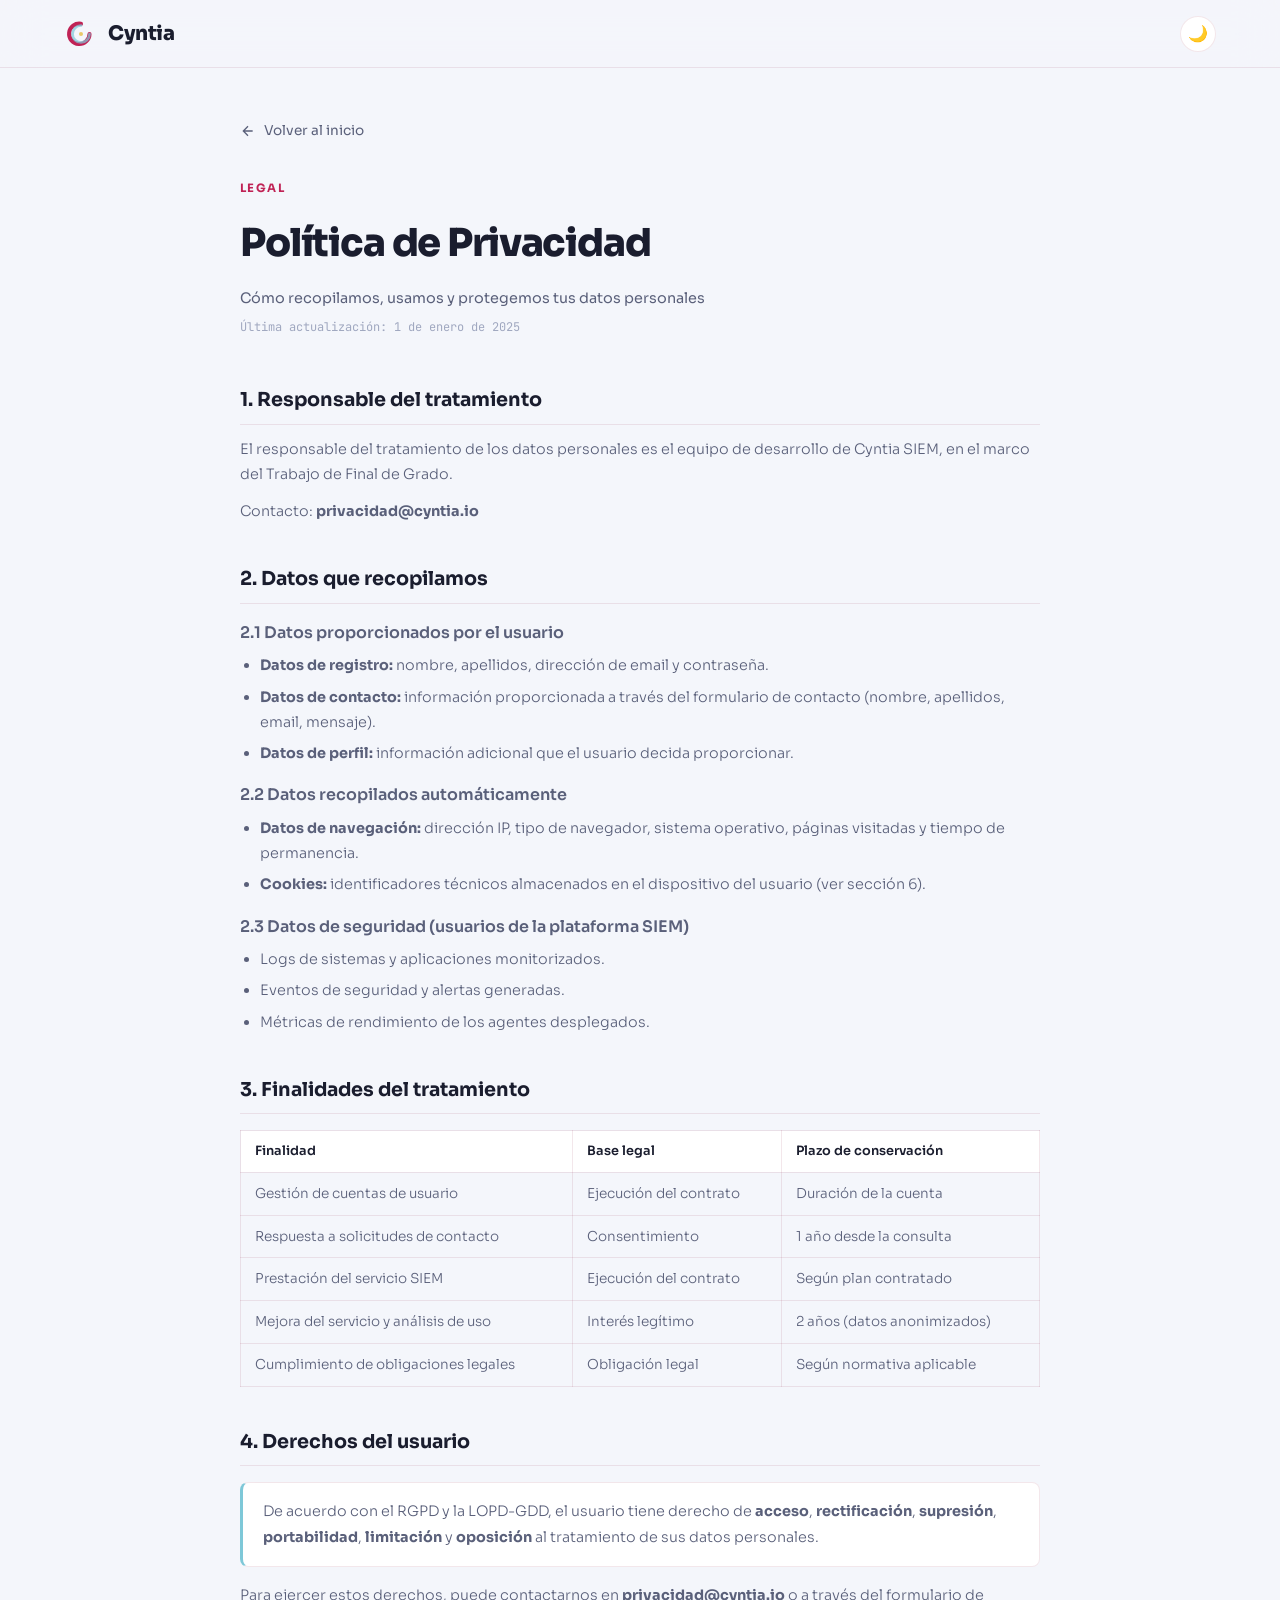
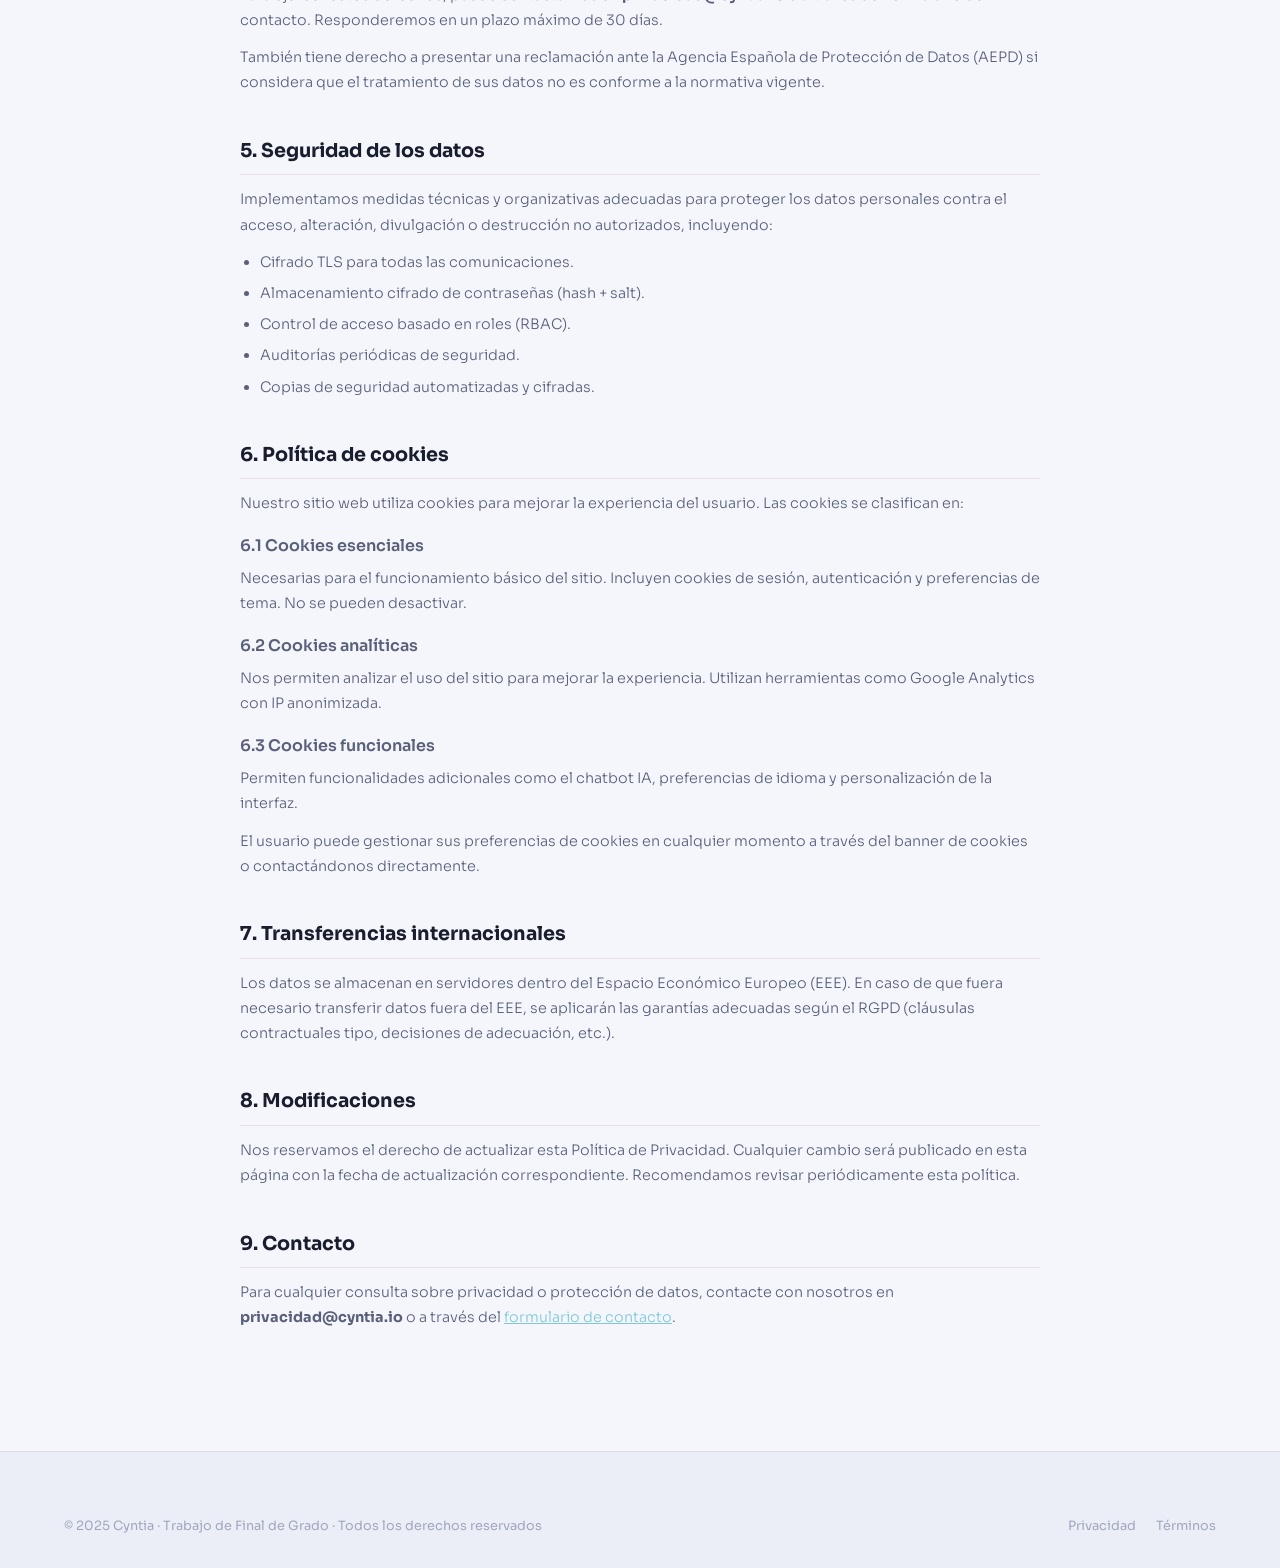
<file: FrontEnd/files v2/privacidad.html>
<!DOCTYPE html>
<html lang="es" data-theme="dark">
<head>
  <meta charset="UTF-8" />
  <meta name="viewport" content="width=device-width, initial-scale=1.0" />
  <title>Política de Privacidad — Cyntia SIEM</title>
  <link rel="stylesheet" href="styles.css" />
  <link href="https://fonts.googleapis.com/css2?family=Sora:wght@300;400;500;600;700;800&family=JetBrains+Mono:wght@400;500;700&display=swap" rel="stylesheet" />
  <style>
    .legal-page { padding: 120px 5% 80px; position: relative; z-index: 1; min-height: 100vh; }
    .legal-container { max-width: 800px; margin: 0 auto; }
    .legal-back { display: inline-flex; align-items: center; gap: 8px; font-size: 0.85rem; color: var(--text-dim); margin-bottom: 32px; transition: color var(--transition); }
    .legal-back:hover { color: var(--crimson-light); }
    .legal-back svg { transition: transform var(--transition); }
    .legal-back:hover svg { transform: translateX(-3px); }
    .legal-header { margin-bottom: 48px; }
    .legal-header h1 { font-size: clamp(1.8rem, 3vw, 2.6rem); font-weight: 800; letter-spacing: -0.03em; margin-bottom: 12px; }
    .legal-header p { font-size: 0.9rem; color: var(--text-dim); }
    .legal-header .legal-date { font-family: var(--mono); font-size: 0.75rem; color: var(--text-faint); margin-top: 8px; }
    .legal-section { margin-bottom: 40px; }
    .legal-section h2 { font-size: 1.2rem; font-weight: 700; margin-bottom: 12px; color: var(--text); padding-bottom: 8px; border-bottom: 1px solid var(--border); }
    .legal-section h3 { font-size: 1rem; font-weight: 600; margin: 16px 0 8px; color: var(--text-dim); }
    .legal-section p { font-size: 0.9rem; color: var(--text-dim); line-height: 1.75; margin-bottom: 12px; font-weight: 300; }
    .legal-section ul { padding-left: 20px; margin-bottom: 12px; }
    .legal-section li { font-size: 0.9rem; color: var(--text-dim); line-height: 1.75; margin-bottom: 6px; font-weight: 300; }
    .legal-highlight { background: var(--surface); border: 1px solid var(--border); border-left: 3px solid var(--blue); border-radius: var(--radius); padding: 16px 20px; margin: 16px 0; }
    .legal-highlight p { margin: 0; }
    .legal-table { width: 100%; border-collapse: collapse; margin: 16px 0; font-size: 0.85rem; }
    .legal-table th, .legal-table td { padding: 10px 14px; border: 1px solid var(--border); text-align: left; }
    .legal-table th { background: var(--surface); font-weight: 600; color: var(--text); font-size: 0.8rem; }
    .legal-table td { color: var(--text-dim); font-weight: 300; }
  </style>
</head>
<body>

<canvas id="particles" aria-hidden="true"></canvas>

<header class="navbar" id="navbar">
  <a href="index.html#inicio" class="nav-logo">
    <svg width="34" height="34" viewBox="0 0 100 100" fill="none">
      <path d="M75 50 A30 30 0 1 1 50 20" stroke="var(--crimson-light)" stroke-width="12" stroke-linecap="round" fill="none"/>
      <path d="M75 50 A25 25 0 1 1 50 25" stroke="var(--blue)" stroke-width="8" stroke-linecap="round" fill="none" opacity="0.7"/>
      <circle cx="50" cy="50" r="6" fill="var(--gold)"/>
    </svg>
    <span>Cyntia</span>
  </a>
  <div class="nav-actions">
    <button class="theme-toggle" id="themeToggle" aria-label="Cambiar tema">
      <span class="theme-icon sun">☀️</span>
      <span class="theme-icon moon">🌙</span>
    </button>
  </div>
</header>

<main class="legal-page">
  <div class="legal-container">
    <a href="index.html" class="legal-back">
      <svg width="16" height="16" viewBox="0 0 24 24" fill="none" stroke="currentColor" stroke-width="2"><path d="M19 12H5M12 19l-7-7 7-7"/></svg>
      Volver al inicio
    </a>

    <div class="legal-header">
      <div class="section-tag">Legal</div>
      <h1>Política de Privacidad</h1>
      <p>Cómo recopilamos, usamos y protegemos tus datos personales</p>
      <div class="legal-date">Última actualización: 1 de enero de 2025</div>
    </div>

    <div class="legal-section">
      <h2>1. Responsable del tratamiento</h2>
      <p>El responsable del tratamiento de los datos personales es el equipo de desarrollo de Cyntia SIEM, en el marco del Trabajo de Final de Grado.</p>
      <p>Contacto: <strong>privacidad@cyntia.io</strong></p>
    </div>

    <div class="legal-section">
      <h2>2. Datos que recopilamos</h2>
      <h3>2.1 Datos proporcionados por el usuario</h3>
      <ul>
        <li><strong>Datos de registro:</strong> nombre, apellidos, dirección de email y contraseña.</li>
        <li><strong>Datos de contacto:</strong> información proporcionada a través del formulario de contacto (nombre, apellidos, email, mensaje).</li>
        <li><strong>Datos de perfil:</strong> información adicional que el usuario decida proporcionar.</li>
      </ul>

      <h3>2.2 Datos recopilados automáticamente</h3>
      <ul>
        <li><strong>Datos de navegación:</strong> dirección IP, tipo de navegador, sistema operativo, páginas visitadas y tiempo de permanencia.</li>
        <li><strong>Cookies:</strong> identificadores técnicos almacenados en el dispositivo del usuario (ver sección 6).</li>
      </ul>

      <h3>2.3 Datos de seguridad (usuarios de la plataforma SIEM)</h3>
      <ul>
        <li>Logs de sistemas y aplicaciones monitorizados.</li>
        <li>Eventos de seguridad y alertas generadas.</li>
        <li>Métricas de rendimiento de los agentes desplegados.</li>
      </ul>
    </div>

    <div class="legal-section">
      <h2>3. Finalidades del tratamiento</h2>
      <table class="legal-table">
        <thead>
          <tr><th>Finalidad</th><th>Base legal</th><th>Plazo de conservación</th></tr>
        </thead>
        <tbody>
          <tr><td>Gestión de cuentas de usuario</td><td>Ejecución del contrato</td><td>Duración de la cuenta</td></tr>
          <tr><td>Respuesta a solicitudes de contacto</td><td>Consentimiento</td><td>1 año desde la consulta</td></tr>
          <tr><td>Prestación del servicio SIEM</td><td>Ejecución del contrato</td><td>Según plan contratado</td></tr>
          <tr><td>Mejora del servicio y análisis de uso</td><td>Interés legítimo</td><td>2 años (datos anonimizados)</td></tr>
          <tr><td>Cumplimiento de obligaciones legales</td><td>Obligación legal</td><td>Según normativa aplicable</td></tr>
        </tbody>
      </table>
    </div>

    <div class="legal-section">
      <h2>4. Derechos del usuario</h2>
      <div class="legal-highlight">
        <p>De acuerdo con el RGPD y la LOPD-GDD, el usuario tiene derecho de <strong>acceso</strong>, <strong>rectificación</strong>, <strong>supresión</strong>, <strong>portabilidad</strong>, <strong>limitación</strong> y <strong>oposición</strong> al tratamiento de sus datos personales.</p>
      </div>
      <p>Para ejercer estos derechos, puede contactarnos en <strong>privacidad@cyntia.io</strong> o a través del formulario de contacto. Responderemos en un plazo máximo de 30 días.</p>
      <p>También tiene derecho a presentar una reclamación ante la Agencia Española de Protección de Datos (AEPD) si considera que el tratamiento de sus datos no es conforme a la normativa vigente.</p>
    </div>

    <div class="legal-section">
      <h2>5. Seguridad de los datos</h2>
      <p>Implementamos medidas técnicas y organizativas adecuadas para proteger los datos personales contra el acceso, alteración, divulgación o destrucción no autorizados, incluyendo:</p>
      <ul>
        <li>Cifrado TLS para todas las comunicaciones.</li>
        <li>Almacenamiento cifrado de contraseñas (hash + salt).</li>
        <li>Control de acceso basado en roles (RBAC).</li>
        <li>Auditorías periódicas de seguridad.</li>
        <li>Copias de seguridad automatizadas y cifradas.</li>
      </ul>
    </div>

    <div class="legal-section">
      <h2>6. Política de cookies</h2>
      <p>Nuestro sitio web utiliza cookies para mejorar la experiencia del usuario. Las cookies se clasifican en:</p>

      <h3>6.1 Cookies esenciales</h3>
      <p>Necesarias para el funcionamiento básico del sitio. Incluyen cookies de sesión, autenticación y preferencias de tema. No se pueden desactivar.</p>

      <h3>6.2 Cookies analíticas</h3>
      <p>Nos permiten analizar el uso del sitio para mejorar la experiencia. Utilizan herramientas como Google Analytics con IP anonimizada.</p>

      <h3>6.3 Cookies funcionales</h3>
      <p>Permiten funcionalidades adicionales como el chatbot IA, preferencias de idioma y personalización de la interfaz.</p>

      <p>El usuario puede gestionar sus preferencias de cookies en cualquier momento a través del banner de cookies o contactándonos directamente.</p>
    </div>

    <div class="legal-section">
      <h2>7. Transferencias internacionales</h2>
      <p>Los datos se almacenan en servidores dentro del Espacio Económico Europeo (EEE). En caso de que fuera necesario transferir datos fuera del EEE, se aplicarán las garantías adecuadas según el RGPD (cláusulas contractuales tipo, decisiones de adecuación, etc.).</p>
    </div>

    <div class="legal-section">
      <h2>8. Modificaciones</h2>
      <p>Nos reservamos el derecho de actualizar esta Política de Privacidad. Cualquier cambio será publicado en esta página con la fecha de actualización correspondiente. Recomendamos revisar periódicamente esta política.</p>
    </div>

    <div class="legal-section">
      <h2>9. Contacto</h2>
      <p>Para cualquier consulta sobre privacidad o protección de datos, contacte con nosotros en <strong>privacidad@cyntia.io</strong> o a través del <a href="index.html#contacto" style="color: var(--blue); text-decoration: underline;">formulario de contacto</a>.</p>
    </div>
  </div>
</main>

<footer class="footer">
  <div class="container">
    <div class="footer-bottom" style="border-top: none; padding-top: 0;">
      <span>© 2025 Cyntia · Trabajo de Final de Grado · Todos los derechos reservados</span>
      <span class="footer-bottom-links">
        <a href="privacidad.html">Privacidad</a>
        <a href="terminos.html">Términos</a>
      </span>
    </div>
  </div>
</footer>

<script>
(function() {
  const root = document.documentElement;
  const toggle = document.getElementById('themeToggle');
  const saved = localStorage.getItem('cyntia-theme');
  const systemDark = window.matchMedia('(prefers-color-scheme: dark)').matches;
  root.setAttribute('data-theme', saved || (systemDark ? 'dark' : 'light'));
  toggle?.addEventListener('click', () => {
    const next = root.getAttribute('data-theme') === 'dark' ? 'light' : 'dark';
    root.setAttribute('data-theme', next);
    localStorage.setItem('cyntia-theme', next);
  });
})();
</script>
</body>
</html>
</file>
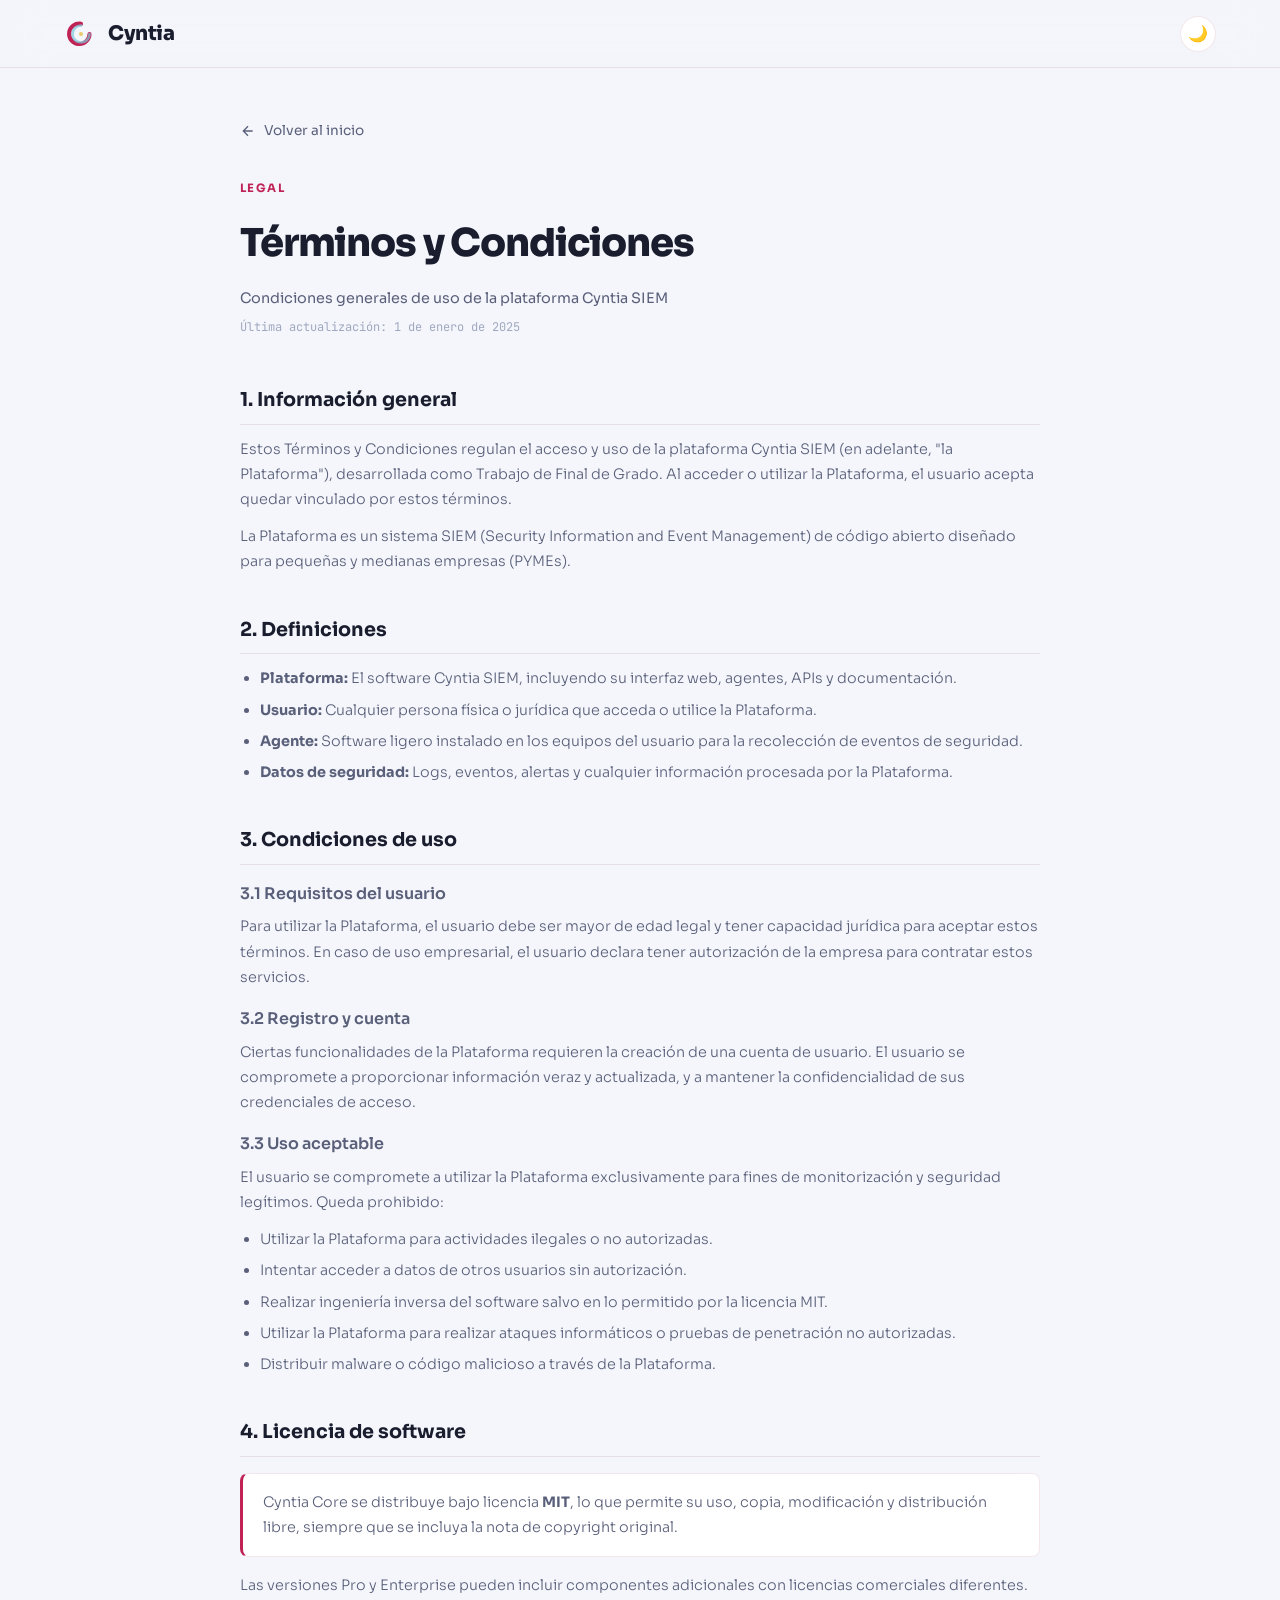
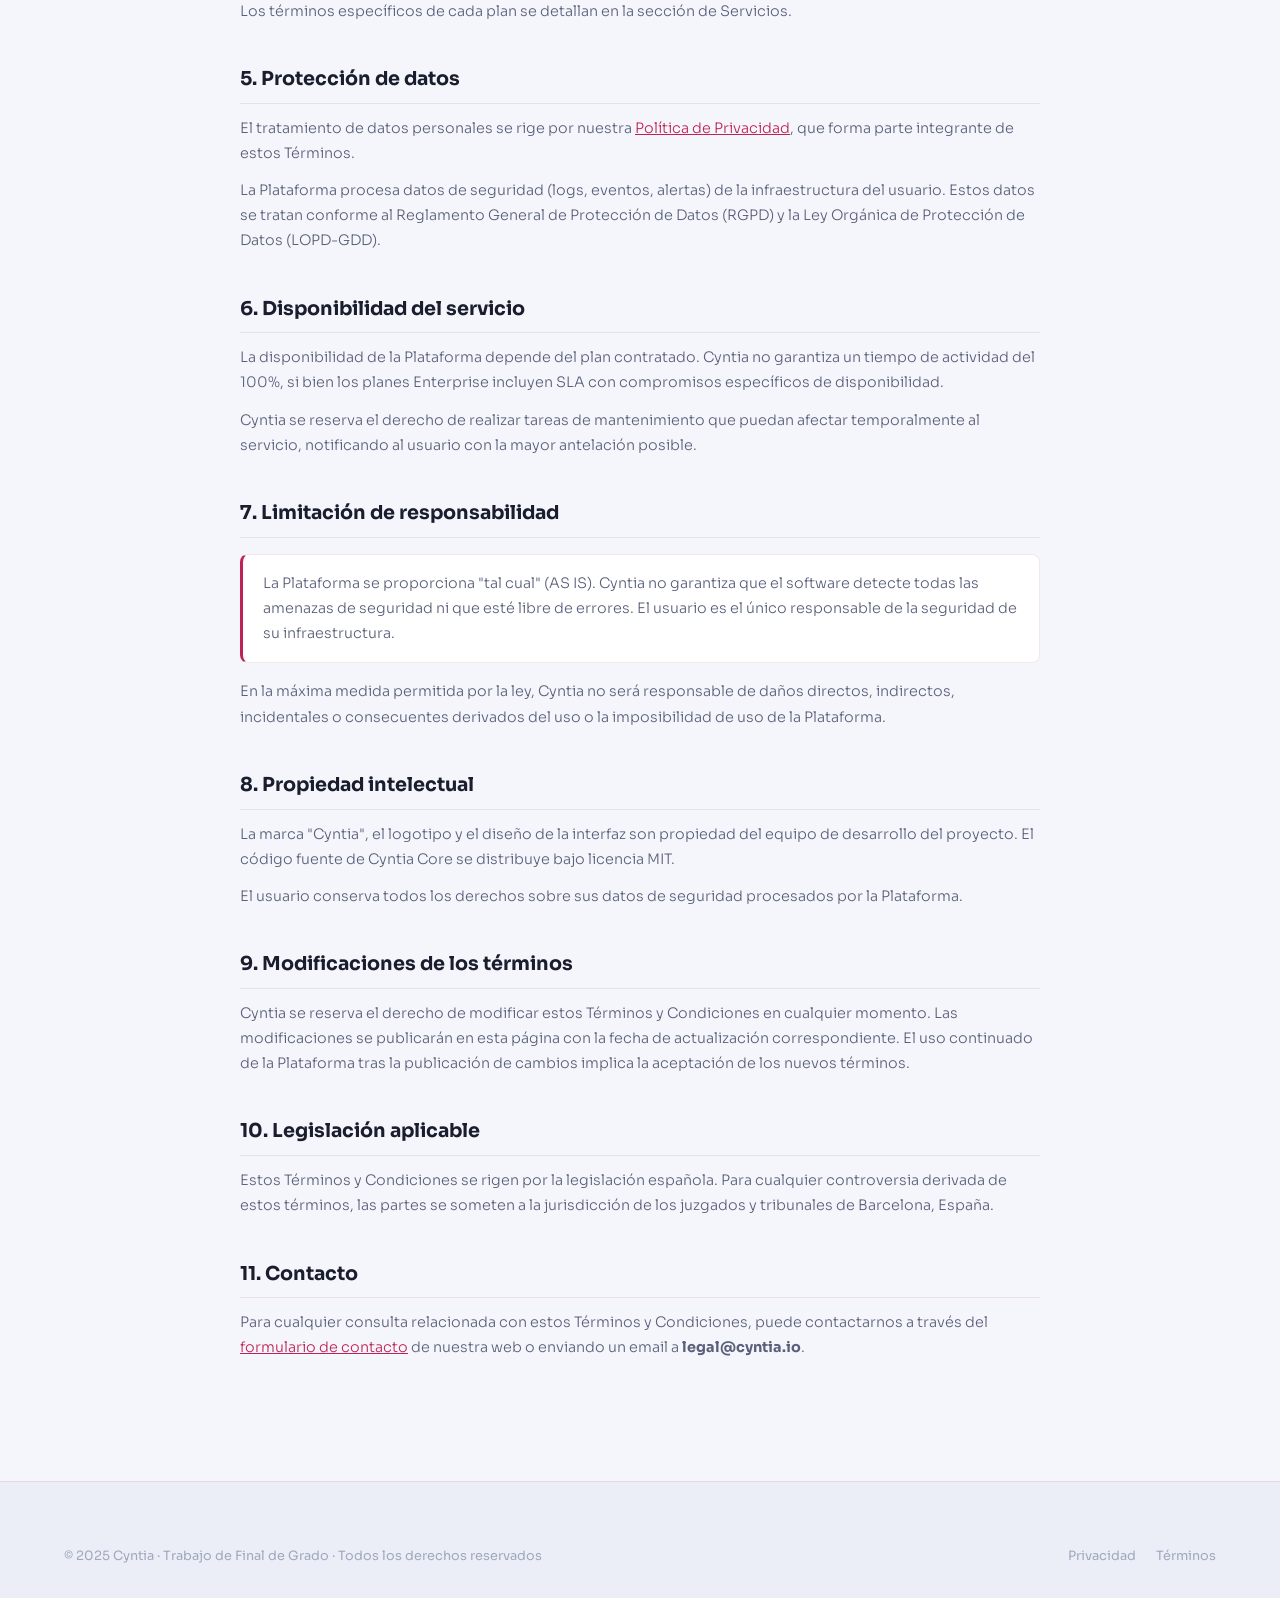
<file: FrontEnd/files v2/terminos.html>
<!DOCTYPE html>
<html lang="es" data-theme="dark">
<head>
  <meta charset="UTF-8" />
  <meta name="viewport" content="width=device-width, initial-scale=1.0" />
  <title>Términos y Condiciones — Cyntia SIEM</title>
  <link rel="stylesheet" href="styles.css" />
  <link href="https://fonts.googleapis.com/css2?family=Sora:wght@300;400;500;600;700;800&family=JetBrains+Mono:wght@400;500;700&display=swap" rel="stylesheet" />
  <style>
    .legal-page { padding: 120px 5% 80px; position: relative; z-index: 1; min-height: 100vh; }
    .legal-container { max-width: 800px; margin: 0 auto; }
    .legal-back { display: inline-flex; align-items: center; gap: 8px; font-size: 0.85rem; color: var(--text-dim); margin-bottom: 32px; transition: color var(--transition); }
    .legal-back:hover { color: var(--crimson-light); }
    .legal-back svg { transition: transform var(--transition); }
    .legal-back:hover svg { transform: translateX(-3px); }
    .legal-header { margin-bottom: 48px; }
    .legal-header h1 { font-size: clamp(1.8rem, 3vw, 2.6rem); font-weight: 800; letter-spacing: -0.03em; margin-bottom: 12px; }
    .legal-header p { font-size: 0.9rem; color: var(--text-dim); }
    .legal-header .legal-date { font-family: var(--mono); font-size: 0.75rem; color: var(--text-faint); margin-top: 8px; }
    .legal-section { margin-bottom: 40px; }
    .legal-section h2 { font-size: 1.2rem; font-weight: 700; margin-bottom: 12px; color: var(--text); padding-bottom: 8px; border-bottom: 1px solid var(--border); }
    .legal-section h3 { font-size: 1rem; font-weight: 600; margin: 16px 0 8px; color: var(--text-dim); }
    .legal-section p { font-size: 0.9rem; color: var(--text-dim); line-height: 1.75; margin-bottom: 12px; font-weight: 300; }
    .legal-section ul { padding-left: 20px; margin-bottom: 12px; }
    .legal-section li { font-size: 0.9rem; color: var(--text-dim); line-height: 1.75; margin-bottom: 6px; font-weight: 300; }
    .legal-highlight { background: var(--surface); border: 1px solid var(--border); border-left: 3px solid var(--crimson-light); border-radius: var(--radius); padding: 16px 20px; margin: 16px 0; }
    .legal-highlight p { margin: 0; }
  </style>
</head>
<body>

<canvas id="particles" aria-hidden="true"></canvas>

<!-- Navbar simplificada -->
<header class="navbar" id="navbar">
  <a href="index.html#inicio" class="nav-logo">
    <svg width="34" height="34" viewBox="0 0 100 100" fill="none">
      <path d="M75 50 A30 30 0 1 1 50 20" stroke="var(--crimson-light)" stroke-width="12" stroke-linecap="round" fill="none"/>
      <path d="M75 50 A25 25 0 1 1 50 25" stroke="var(--blue)" stroke-width="8" stroke-linecap="round" fill="none" opacity="0.7"/>
      <circle cx="50" cy="50" r="6" fill="var(--gold)"/>
    </svg>
    <span>Cyntia</span>
  </a>
  <div class="nav-actions">
    <button class="theme-toggle" id="themeToggle" aria-label="Cambiar tema">
      <span class="theme-icon sun">☀️</span>
      <span class="theme-icon moon">🌙</span>
    </button>
  </div>
</header>

<main class="legal-page">
  <div class="legal-container">
    <a href="index.html" class="legal-back">
      <svg width="16" height="16" viewBox="0 0 24 24" fill="none" stroke="currentColor" stroke-width="2"><path d="M19 12H5M12 19l-7-7 7-7"/></svg>
      Volver al inicio
    </a>

    <div class="legal-header">
      <div class="section-tag">Legal</div>
      <h1>Términos y Condiciones</h1>
      <p>Condiciones generales de uso de la plataforma Cyntia SIEM</p>
      <div class="legal-date">Última actualización: 1 de enero de 2025</div>
    </div>

    <div class="legal-section">
      <h2>1. Información general</h2>
      <p>Estos Términos y Condiciones regulan el acceso y uso de la plataforma Cyntia SIEM (en adelante, "la Plataforma"), desarrollada como Trabajo de Final de Grado. Al acceder o utilizar la Plataforma, el usuario acepta quedar vinculado por estos términos.</p>
      <p>La Plataforma es un sistema SIEM (Security Information and Event Management) de código abierto diseñado para pequeñas y medianas empresas (PYMEs).</p>
    </div>

    <div class="legal-section">
      <h2>2. Definiciones</h2>
      <ul>
        <li><strong>Plataforma:</strong> El software Cyntia SIEM, incluyendo su interfaz web, agentes, APIs y documentación.</li>
        <li><strong>Usuario:</strong> Cualquier persona física o jurídica que acceda o utilice la Plataforma.</li>
        <li><strong>Agente:</strong> Software ligero instalado en los equipos del usuario para la recolección de eventos de seguridad.</li>
        <li><strong>Datos de seguridad:</strong> Logs, eventos, alertas y cualquier información procesada por la Plataforma.</li>
      </ul>
    </div>

    <div class="legal-section">
      <h2>3. Condiciones de uso</h2>
      <h3>3.1 Requisitos del usuario</h3>
      <p>Para utilizar la Plataforma, el usuario debe ser mayor de edad legal y tener capacidad jurídica para aceptar estos términos. En caso de uso empresarial, el usuario declara tener autorización de la empresa para contratar estos servicios.</p>

      <h3>3.2 Registro y cuenta</h3>
      <p>Ciertas funcionalidades de la Plataforma requieren la creación de una cuenta de usuario. El usuario se compromete a proporcionar información veraz y actualizada, y a mantener la confidencialidad de sus credenciales de acceso.</p>

      <h3>3.3 Uso aceptable</h3>
      <p>El usuario se compromete a utilizar la Plataforma exclusivamente para fines de monitorización y seguridad legítimos. Queda prohibido:</p>
      <ul>
        <li>Utilizar la Plataforma para actividades ilegales o no autorizadas.</li>
        <li>Intentar acceder a datos de otros usuarios sin autorización.</li>
        <li>Realizar ingeniería inversa del software salvo en lo permitido por la licencia MIT.</li>
        <li>Utilizar la Plataforma para realizar ataques informáticos o pruebas de penetración no autorizadas.</li>
        <li>Distribuir malware o código malicioso a través de la Plataforma.</li>
      </ul>
    </div>

    <div class="legal-section">
      <h2>4. Licencia de software</h2>
      <div class="legal-highlight">
        <p>Cyntia Core se distribuye bajo licencia <strong>MIT</strong>, lo que permite su uso, copia, modificación y distribución libre, siempre que se incluya la nota de copyright original.</p>
      </div>
      <p>Las versiones Pro y Enterprise pueden incluir componentes adicionales con licencias comerciales diferentes. Los términos específicos de cada plan se detallan en la sección de Servicios.</p>
    </div>

    <div class="legal-section">
      <h2>5. Protección de datos</h2>
      <p>El tratamiento de datos personales se rige por nuestra <a href="privacidad.html" style="color: var(--crimson-light); text-decoration: underline;">Política de Privacidad</a>, que forma parte integrante de estos Términos.</p>
      <p>La Plataforma procesa datos de seguridad (logs, eventos, alertas) de la infraestructura del usuario. Estos datos se tratan conforme al Reglamento General de Protección de Datos (RGPD) y la Ley Orgánica de Protección de Datos (LOPD-GDD).</p>
    </div>

    <div class="legal-section">
      <h2>6. Disponibilidad del servicio</h2>
      <p>La disponibilidad de la Plataforma depende del plan contratado. Cyntia no garantiza un tiempo de actividad del 100%, si bien los planes Enterprise incluyen SLA con compromisos específicos de disponibilidad.</p>
      <p>Cyntia se reserva el derecho de realizar tareas de mantenimiento que puedan afectar temporalmente al servicio, notificando al usuario con la mayor antelación posible.</p>
    </div>

    <div class="legal-section">
      <h2>7. Limitación de responsabilidad</h2>
      <div class="legal-highlight">
        <p>La Plataforma se proporciona "tal cual" (AS IS). Cyntia no garantiza que el software detecte todas las amenazas de seguridad ni que esté libre de errores. El usuario es el único responsable de la seguridad de su infraestructura.</p>
      </div>
      <p>En la máxima medida permitida por la ley, Cyntia no será responsable de daños directos, indirectos, incidentales o consecuentes derivados del uso o la imposibilidad de uso de la Plataforma.</p>
    </div>

    <div class="legal-section">
      <h2>8. Propiedad intelectual</h2>
      <p>La marca "Cyntia", el logotipo y el diseño de la interfaz son propiedad del equipo de desarrollo del proyecto. El código fuente de Cyntia Core se distribuye bajo licencia MIT.</p>
      <p>El usuario conserva todos los derechos sobre sus datos de seguridad procesados por la Plataforma.</p>
    </div>

    <div class="legal-section">
      <h2>9. Modificaciones de los términos</h2>
      <p>Cyntia se reserva el derecho de modificar estos Términos y Condiciones en cualquier momento. Las modificaciones se publicarán en esta página con la fecha de actualización correspondiente. El uso continuado de la Plataforma tras la publicación de cambios implica la aceptación de los nuevos términos.</p>
    </div>

    <div class="legal-section">
      <h2>10. Legislación aplicable</h2>
      <p>Estos Términos y Condiciones se rigen por la legislación española. Para cualquier controversia derivada de estos términos, las partes se someten a la jurisdicción de los juzgados y tribunales de Barcelona, España.</p>
    </div>

    <div class="legal-section">
      <h2>11. Contacto</h2>
      <p>Para cualquier consulta relacionada con estos Términos y Condiciones, puede contactarnos a través del <a href="index.html#contacto" style="color: var(--crimson-light); text-decoration: underline;">formulario de contacto</a> de nuestra web o enviando un email a <strong>legal@cyntia.io</strong>.</p>
    </div>
  </div>
</main>

<footer class="footer">
  <div class="container">
    <div class="footer-bottom" style="border-top: none; padding-top: 0;">
      <span>© 2025 Cyntia · Trabajo de Final de Grado · Todos los derechos reservados</span>
      <span class="footer-bottom-links">
        <a href="privacidad.html">Privacidad</a>
        <a href="terminos.html">Términos</a>
      </span>
    </div>
  </div>
</footer>

<script>
// Theme toggle
(function() {
  const root = document.documentElement;
  const toggle = document.getElementById('themeToggle');
  const saved = localStorage.getItem('cyntia-theme');
  const systemDark = window.matchMedia('(prefers-color-scheme: dark)').matches;
  root.setAttribute('data-theme', saved || (systemDark ? 'dark' : 'light'));
  toggle?.addEventListener('click', () => {
    const next = root.getAttribute('data-theme') === 'dark' ? 'light' : 'dark';
    root.setAttribute('data-theme', next);
    localStorage.setItem('cyntia-theme', next);
  });
})();
</script>
</body>
</html>
</file>
<file: FrontEnd/files v1/styles.css>
/* ═══════════════════════════════════════════════════════
   CYNTIA SIEM — styles.css
   Dark/Light theme · Grafana-style components · Animations
═══════════════════════════════════════════════════════ */

/* ─── CSS VARIABLES: DARK (default) ─── */
:root {
  --crimson:       #8C1A3C;
  --crimson-light: #C02255;
  --crimson-glow:  rgba(192, 34, 85, 0.3);
  --blue:          #7EC8D8;
  --blue-dim:      #5AACBE;
  --blue-glow:     rgba(126, 200, 216, 0.2);
  --gold:          #E8C96A;

  --bg:            #0D0F18;
  --bg2:           #111420;
  --bg3:           #161924;
  --surface:       #1A1E2E;
  --surface2:      #21263A;
  --surface3:      #282E44;

  --border:        rgba(126, 200, 216, 0.1);
  --border-hover:  rgba(126, 200, 216, 0.25);

  --text:          #E8EAF5;
  --text-dim:      #8A91B8;
  --text-faint:    #454D70;

  --font:  'Sora', sans-serif;
  --mono:  'JetBrains Mono', monospace;

  --radius:   8px;
  --radius-lg: 14px;

  --shadow-sm:  0 2px 8px rgba(0,0,0,0.4);
  --shadow-md:  0 8px 32px rgba(0,0,0,0.5);
  --shadow-lg:  0 24px 64px rgba(0,0,0,0.6);

  --transition: 0.25s cubic-bezier(0.4, 0, 0.2, 1);

  /* Grafana palette */
  --gf-bg:       #111217;
  --gf-panel:    #181B1F;
  --gf-border:   #2C3235;
  --gf-text:     #D8D9DA;
  --gf-dim:      #6E7A8A;
  --gf-orange:   #FF780A;
  --gf-green:    #73BF69;
  --gf-yellow:   #FADE2A;
  --gf-red:      #F2495C;
  --gf-blue:     #5794F2;
}

/* ─── CSS VARIABLES: LIGHT ─── */
[data-theme="light"] {
  --bg:       #F4F6FB;
  --bg2:      #EBEEf6;
  --bg3:      #E2E6F0;
  --surface:  #FFFFFF;
  --surface2: #F0F2F8;
  --surface3: #E8EBF3;

  --border:       rgba(140, 26, 60, 0.1);
  --border-hover: rgba(140, 26, 60, 0.25);

  --text:       #1A1D2E;
  --text-dim:   #5A607A;
  --text-faint: #A0A8C0;

  --shadow-sm:  0 2px 8px rgba(0,0,0,0.08);
  --shadow-md:  0 8px 32px rgba(0,0,0,0.1);
  --shadow-lg:  0 24px 64px rgba(0,0,0,0.12);

  --gf-bg:     #F0F2FA;
  --gf-panel:  #FFFFFF;
  --gf-border: #D0D4E0;
  --gf-text:   #1A1D2E;
  --gf-dim:    #6E7A8A;
}

/* ─── RESET & BASE ─── */
*, *::before, *::after { margin:0; padding:0; box-sizing:border-box; }
html { scroll-behavior: smooth; font-size: 16px; }

body {
  background: var(--bg);
  color: var(--text);
  font-family: var(--font);
  line-height: 1.6;
  overflow-x: hidden;
  transition: background var(--transition), color var(--transition);
}

a { text-decoration: none; color: inherit; }
img { max-width: 100%; display: block; }
button { font-family: var(--font); cursor: pointer; border: none; background: none; }
input, textarea { font-family: var(--font); }

/* ─── PARTICLES CANVAS ─── */
#particles {
  position: fixed;
  inset: 0;
  z-index: 0;
  pointer-events: none;
  opacity: 0.5;
}

/* ─── CUSTOM CURSOR ─── */
.cursor, .cursor-follower {
  position: fixed;
  border-radius: 50%;
  pointer-events: none;
  z-index: 9999;
  mix-blend-mode: difference;
}
.cursor {
  width: 8px; height: 8px;
  background: var(--blue);
  transform: translate(-50%, -50%);
  transition: transform 0.05s;
}
.cursor-follower {
  width: 32px; height: 32px;
  border: 1.5px solid var(--blue);
  transform: translate(-50%, -50%);
  opacity: 0.5;
  transition: transform 0.12s ease, width 0.2s, height 0.2s, opacity 0.2s;
}
body:hover .cursor { opacity: 1; }

/* ─── SCROLL PROGRESS ─── */
.scroll-progress {
  position: fixed;
  top: 0; left: 0;
  height: 2.5px;
  background: linear-gradient(90deg, var(--crimson-light), var(--blue));
  z-index: 200;
  transition: width 0.1s;
  box-shadow: 0 0 8px var(--crimson-glow);
}

/* ─── UTILITY ─── */
.hidden { display: none !important; }
.container { max-width: 1280px; margin: 0 auto; padding: 0 5%; }

/* ─── BUTTONS ─── */
.btn {
  display: inline-flex;
  align-items: center;
  gap: 8px;
  padding: 10px 24px;
  border-radius: var(--radius);
  font-size: 0.875rem;
  font-weight: 600;
  letter-spacing: 0.01em;
  cursor: pointer;
  transition: all var(--transition);
  border: 1px solid transparent;
  position: relative;
  overflow: hidden;
}

/* Ripple */
.btn::after {
  content: '';
  position: absolute;
  inset: 0;
  background: rgba(255,255,255,0.12);
  opacity: 0;
  transform: scale(0);
  border-radius: 50%;
  transition: transform 0.4s, opacity 0.4s;
}
.btn:active::after { transform: scale(3); opacity: 1; transition: 0s; }

.btn-primary {
  background: var(--crimson);
  border-color: var(--crimson-light);
  color: #fff;
}
.btn-primary:hover {
  background: var(--crimson-light);
  box-shadow: 0 0 24px var(--crimson-glow), 0 4px 16px rgba(0,0,0,0.3);
  transform: translateY(-2px);
}

.btn-ghost {
  background: transparent;
  border-color: var(--border);
  color: var(--text-dim);
}
.btn-ghost:hover {
  border-color: var(--blue);
  color: var(--blue);
  transform: translateY(-2px);
}

.btn-full  { width: 100%; justify-content: center; }
.btn-lg    { padding: 14px 32px; font-size: 1rem; border-radius: 10px; }

/* ─── SECTION COMMON ─── */
.section { padding: 100px 0; position: relative; z-index: 1; }
.section-alt { background: var(--bg2); }

.section-header {
  text-align: center;
  margin-bottom: 64px;
}
.section-tag {
  display: inline-block;
  font-size: 0.72rem;
  font-weight: 700;
  letter-spacing: 0.12em;
  text-transform: uppercase;
  color: var(--crimson-light);
  margin-bottom: 16px;
}
.section-title {
  font-size: clamp(1.8rem, 3.5vw, 2.8rem);
  font-weight: 800;
  letter-spacing: -0.03em;
  line-height: 1.12;
  margin-bottom: 20px;
}
.section-sub {
  font-size: 1.05rem;
  color: var(--text-dim);
  max-width: 560px;
  margin: 0 auto;
  font-weight: 300;
  line-height: 1.7;
}

.gradient-text {
  background: linear-gradient(135deg, var(--crimson-light) 0%, #E8507A 40%, var(--blue) 100%);
  -webkit-background-clip: text;
  -webkit-text-fill-color: transparent;
  background-clip: text;
}

/* ─── SCROLL REVEAL ─── */
[data-reveal] {
  opacity: 0;
  transform: translateY(28px);
  transition: opacity 0.7s ease, transform 0.7s ease;
}
[data-reveal].revealed {
  opacity: 1;
  transform: none;
}

/* ══════════════════════════════════════════════
   NAVBAR
═══════════════════════════════════════════════ */
.navbar {
  position: fixed;
  top: 0; left: 0; right: 0;
  z-index: 100;
  display: flex;
  align-items: center;
  justify-content: space-between;
  padding: 0 5%;
  height: 68px;
  background: rgba(13, 15, 24, 0.6);
  backdrop-filter: blur(20px) saturate(180%);
  -webkit-backdrop-filter: blur(20px) saturate(180%);
  border-bottom: 1px solid var(--border);
  transition: background var(--transition), box-shadow var(--transition);
}
[data-theme="light"] .navbar {
  background: rgba(244, 246, 251, 0.8);
}
.navbar.scrolled {
  background: rgba(13, 15, 24, 0.92);
  box-shadow: var(--shadow-md);
}
[data-theme="light"] .navbar.scrolled {
  background: rgba(244, 246, 251, 0.95);
}

.nav-logo {
  display: flex;
  align-items: center;
  gap: 10px;
  font-size: 1.25rem;
  font-weight: 800;
  letter-spacing: -0.02em;
  color: var(--text);
  transition: opacity var(--transition);
}
.nav-logo:hover { opacity: 0.85; }

.nav-links {
  display: flex;
  gap: 36px;
}
.nav-links a {
  font-size: 0.875rem;
  font-weight: 500;
  color: var(--text-dim);
  transition: color var(--transition);
  position: relative;
}
.nav-links a::after {
  content: '';
  position: absolute;
  bottom: -4px; left: 0;
  width: 0; height: 1.5px;
  background: var(--crimson-light);
  transition: width var(--transition);
}
.nav-links a:hover { color: var(--text); }
.nav-links a:hover::after { width: 100%; }

.nav-actions {
  display: flex;
  align-items: center;
  gap: 12px;
}

.theme-toggle {
  width: 36px; height: 36px;
  border-radius: 50%;
  background: var(--surface);
  border: 1px solid var(--border);
  display: flex;
  align-items: center;
  justify-content: center;
  font-size: 1rem;
  transition: all var(--transition);
  cursor: pointer;
}
.theme-toggle:hover {
  border-color: var(--blue);
  transform: rotate(20deg);
}
.theme-icon { line-height: 1; }
[data-theme="dark"]  .theme-icon.moon  { display: none; }
[data-theme="dark"]  .theme-icon.sun   { display: block; }
[data-theme="light"] .theme-icon.sun   { display: none; }
[data-theme="light"] .theme-icon.moon  { display: block; }

.hamburger { display: none; flex-direction: column; gap: 5px; }
.hamburger span {
  display: block;
  width: 22px; height: 2px;
  background: var(--text-dim);
  border-radius: 2px;
  transition: all var(--transition);
}

.mobile-menu {
  display: none;
  position: fixed;
  top: 68px; left: 0; right: 0;
  background: var(--bg2);
  border-bottom: 1px solid var(--border);
  padding: 24px 5%;
  flex-direction: column;
  gap: 16px;
  z-index: 99;
}
.mobile-menu.open { display: flex; }
.mobile-menu a {
  font-size: 1rem;
  font-weight: 500;
  color: var(--text-dim);
  padding: 8px 0;
  border-bottom: 1px solid var(--border);
}

/* ══════════════════════════════════════════════
   HERO
═══════════════════════════════════════════════ */
.hero {
  min-height: 100vh;
  padding: 110px 5% 80px;
  position: relative;
  overflow: hidden;
  display: flex;
  align-items: center;
}

.hero::before {
  content: '';
  position: absolute;
  top: -20%; right: -10%;
  width: 60%; height: 140%;
  background: radial-gradient(ellipse at center, rgba(140,26,60,0.12) 0%, transparent 65%);
  pointer-events: none;
}
.hero::after {
  content: '';
  position: absolute;
  bottom: -10%; left: -5%;
  width: 40%; height: 80%;
  background: radial-gradient(ellipse at center, rgba(126,200,216,0.08) 0%, transparent 70%);
  pointer-events: none;
}

.hero-inner {
  position: relative;
  z-index: 1;
  display: grid;
  grid-template-columns: 1fr 1.15fr;
  gap: 60px;
  align-items: center;
  max-width: 1280px;
  margin: 0 auto;
  width: 100%;
}

.hero-content {}

.hero-badge {
  display: inline-flex;
  align-items: center;
  gap: 8px;
  background: rgba(126,200,216,0.08);
  border: 1px solid rgba(126,200,216,0.2);
  border-radius: 100px;
  padding: 6px 16px;
  font-size: 0.72rem;
  font-weight: 700;
  color: var(--blue);
  letter-spacing: 0.06em;
  text-transform: uppercase;
  margin-bottom: 28px;
}
.badge-dot {
  width: 7px; height: 7px;
  border-radius: 50%;
  background: var(--blue);
  box-shadow: 0 0 8px var(--blue);
  animation: badge-pulse 2s infinite;
}
@keyframes badge-pulse {
  0%, 100% { opacity: 1; transform: scale(1); }
  50%       { opacity: 0.5; transform: scale(0.75); }
}

.hero-title {
  font-size: clamp(2.6rem, 4.5vw, 4rem);
  font-weight: 800;
  line-height: 1.08;
  letter-spacing: -0.035em;
  margin-bottom: 24px;
}
.accent-blue { color: var(--blue); }

#typewriter {
  display: inline-block;
  min-width: 200px;
  border-right: 3px solid var(--crimson-light);
  animation: blink-caret 0.75s step-end infinite;
}
@keyframes blink-caret {
  0%, 100% { border-color: var(--crimson-light); }
  50%       { border-color: transparent; }
}

.hero-sub {
  font-size: 1.05rem;
  color: var(--text-dim);
  max-width: 500px;
  line-height: 1.75;
  font-weight: 300;
  margin-bottom: 36px;
}

.hero-actions {
  display: flex;
  gap: 14px;
  flex-wrap: wrap;
  margin-bottom: 48px;
}

.hero-stats {
  display: flex;
  align-items: center;
  gap: 0;
  border-top: 1px solid var(--border);
  padding-top: 32px;
}
.stat-item { padding: 0 28px 0 0; }
.stat-item:first-child { padding-left: 0; }
.stat-val {
  display: block;
  font-size: 1.9rem;
  font-weight: 800;
  letter-spacing: -0.04em;
  color: var(--text);
  font-family: var(--mono);
  line-height: 1;
}
.stat-label {
  display: block;
  font-size: 0.7rem;
  text-transform: uppercase;
  letter-spacing: 0.07em;
  color: var(--text-faint);
  margin-top: 4px;
}
.stat-divider {
  width: 1px; height: 36px;
  background: var(--border);
  margin-right: 28px;
}

/* Magnetic button effect */
.magnetic { transition: transform 0.2s ease; }

/* ─── HERO DASHBOARD (Grafana) ─── */
.hero-dashboard {
  position: relative;
}

.grafana-window {
  background: var(--gf-bg);
  border: 1px solid var(--gf-border);
  border-radius: var(--radius-lg);
  overflow: hidden;
  box-shadow: var(--shadow-lg), 0 0 0 1px rgba(126,200,216,0.05);
  animation: float-dashboard 7s ease-in-out infinite;
}
@keyframes float-dashboard {
  0%, 100% { transform: translateY(0) rotate(0.3deg); }
  50%       { transform: translateY(-14px) rotate(-0.3deg); }
}

.gf-titlebar {
  display: flex;
  align-items: center;
  gap: 12px;
  padding: 9px 14px;
  background: rgba(0,0,0,0.35);
  border-bottom: 1px solid var(--gf-border);
}
.gf-dots { display: flex; gap: 6px; }
.gf-dot  { width: 10px; height: 10px; border-radius: 50%; }
.gf-dot.red    { background: #FF5F57; }
.gf-dot.yellow { background: #FEBC2E; }
.gf-dot.green  { background: #28C840; }

.gf-urlbar {
  flex: 1;
  background: rgba(0,0,0,0.3);
  border-radius: 5px;
  padding: 4px 12px;
  font-family: var(--mono);
  font-size: 0.65rem;
  color: var(--gf-dim);
}
.gf-controls {
  display: flex;
  gap: 6px;
}
.gf-pill {
  font-size: 0.6rem;
  font-family: var(--mono);
  color: var(--gf-dim);
  background: rgba(255,255,255,0.05);
  border: 1px solid var(--gf-border);
  padding: 2px 8px;
  border-radius: 4px;
}

.gf-body {
  display: flex;
  height: 420px;
}

/* Grafana sidebar */
.gf-sidebar {
  width: 48px;
  background: rgba(0,0,0,0.2);
  border-right: 1px solid var(--gf-border);
  display: flex;
  flex-direction: column;
  align-items: center;
  padding-top: 8px;
  gap: 4px;
  flex-shrink: 0;
}
.gf-logo-area {
  width: 32px; height: 32px;
  display: flex;
  align-items: center;
  justify-content: center;
  margin-bottom: 6px;
}
.gf-nav-items { display: flex; flex-direction: column; gap: 2px; width: 100%; align-items: center; }
.gf-nav-item {
  width: 36px; height: 32px;
  display: flex; align-items: center; justify-content: center;
  border-radius: 6px;
  color: var(--gf-dim);
  cursor: pointer;
  transition: all var(--transition);
  font-size: 0.75rem;
}
.gf-nav-item:hover  { background: rgba(255,255,255,0.06); color: var(--gf-text); }
.gf-nav-item.active { background: rgba(255,120,10,0.15); color: var(--gf-orange); }

/* Grafana main content */
.gf-main {
  flex: 1;
  display: flex;
  flex-direction: column;
  overflow: hidden;
  padding: 0;
}

.gf-topbar {
  display: flex;
  align-items: center;
  justify-content: space-between;
  padding: 8px 14px;
  border-bottom: 1px solid var(--gf-border);
  background: rgba(0,0,0,0.2);
}
.gf-breadcrumb {
  font-size: 0.7rem;
  color: var(--gf-dim);
  font-family: var(--mono);
}
.gf-breadcrumb strong { color: var(--gf-text); }
.gf-topbar-actions {
  display: flex;
  align-items: center;
  gap: 8px;
}
.gf-tag {
  font-size: 0.6rem;
  background: rgba(115,191,105,0.15);
  color: var(--gf-green);
  border: 1px solid rgba(115,191,105,0.3);
  padding: 2px 8px;
  border-radius: 3px;
}
.gf-icon-btn {
  font-size: 0.8rem;
  color: var(--gf-dim);
  cursor: pointer;
  transition: color var(--transition);
  padding: 0 2px;
}
.gf-icon-btn:hover { color: var(--gf-text); }

.gf-row {
  padding: 6px 10px;
  display: flex;
  gap: 8px;
}
.gf-stats-row { flex-shrink: 0; }

.gf-panel {
  background: var(--gf-panel);
  border: 1px solid var(--gf-border);
  border-radius: 6px;
  overflow: hidden;
  flex: 1;
  transition: border-color var(--transition);
}
.gf-panel:hover { border-color: rgba(255,120,10,0.3); }

.stat-panel { max-width: none; }

.gf-panel-header {
  display: flex;
  align-items: center;
  justify-content: space-between;
  padding: 5px 10px;
  border-bottom: 1px solid var(--gf-border);
  font-size: 0.65rem;
  color: var(--gf-dim);
  background: rgba(0,0,0,0.15);
}
.gf-menu {
  cursor: pointer;
  opacity: 0;
  transition: opacity var(--transition);
  font-size: 0.8rem;
}
.gf-panel:hover .gf-menu { opacity: 1; }

.gf-panel-body {
  padding: 8px 10px;
}

.gf-stat {
  font-family: var(--mono);
  font-size: 1.6rem;
  font-weight: 700;
  line-height: 1;
  margin-bottom: 3px;
}
.gf-stat-total { font-size: 0.9rem; opacity: 0.5; }
.gf-stat.critical { color: var(--gf-red); }
.gf-stat.warning  { color: var(--gf-yellow); }
.gf-stat.success  { color: var(--gf-green); }
.gf-stat.info     { color: var(--gf-blue); }
.gf-stat-sub {
  font-size: 0.6rem;
  color: var(--gf-dim);
  font-family: var(--mono);
}

.gf-gauge-bar {
  width: 100%;
  height: 3px;
  background: rgba(255,255,255,0.1);
  border-radius: 2px;
  margin-top: 6px;
  overflow: hidden;
}
.gf-gauge-fill {
  height: 100%;
  background: linear-gradient(90deg, var(--gf-green), var(--gf-yellow));
  border-radius: 2px;
  transition: width 1s ease;
}

.chart-panel { flex: 1; }
.chart-panel .gf-panel-body {
  padding: 6px;
  height: 110px;
}
#grafanaChart { width: 100%; height: 100%; }

.alert-panel {}
.gf-alerts {
  display: flex;
  flex-direction: column;
  gap: 4px;
  padding: 6px 10px;
}
.gf-alert-item {
  display: flex;
  align-items: center;
  gap: 7px;
  font-size: 0.62rem;
  font-family: var(--mono);
  color: var(--gf-dim);
  padding: 3px 0;
  border-bottom: 1px solid rgba(255,255,255,0.04);
}
.gf-alert-item:last-child { border-bottom: none; }
.gf-alert-icon { font-size: 0.5rem; flex-shrink: 0; }
.gf-alert-time { margin-left: auto; flex-shrink: 0; font-size: 0.58rem; opacity: 0.6; }
.gf-crit .gf-alert-icon, .gf-crit .gf-alert-text { color: var(--gf-red); }
.gf-warn .gf-alert-icon, .gf-warn .gf-alert-text { color: var(--gf-yellow); }
.gf-med  .gf-alert-icon                           { color: var(--gf-orange); }
.gf-alert-text { flex: 1; }

/* ══════════════════════════════════════════════
   FEATURES
═══════════════════════════════════════════════ */
.features-grid {
  display: grid;
  grid-template-columns: repeat(3, 1fr);
  gap: 2px;
  border: 1px solid var(--border);
  border-radius: var(--radius-lg);
  overflow: hidden;
}

.feature-card {
  background: var(--surface);
  padding: 36px 30px;
  transition: background var(--transition), transform var(--transition);
  position: relative;
  overflow: hidden;
}
.feature-card::before {
  content: '';
  position: absolute;
  top: 0; left: 0; right: 0;
  height: 2px;
  opacity: 0;
  transition: opacity var(--transition);
}
.feature-card:nth-child(odd)::before  { background: linear-gradient(90deg, transparent, var(--crimson-light), transparent); }
.feature-card:nth-child(even)::before { background: linear-gradient(90deg, transparent, var(--blue), transparent); }
.feature-card:hover { background: var(--surface2); }
.feature-card:hover::before { opacity: 1; }

.feature-icon-wrap {
  width: 46px; height: 46px;
  border-radius: 10px;
  display: flex; align-items: center; justify-content: center;
  margin-bottom: 20px;
  transition: transform var(--transition);
}
.feature-card:hover .feature-icon-wrap { transform: scale(1.1) rotate(-5deg); }
.feature-icon-wrap.crimson {
  background: rgba(192,34,85,0.12);
  border: 1px solid rgba(192,34,85,0.3);
  color: var(--crimson-light);
}
.feature-icon-wrap.blue {
  background: rgba(126,200,216,0.1);
  border: 1px solid rgba(126,200,216,0.25);
  color: var(--blue);
}

.feature-card h3 {
  font-size: 1rem;
  font-weight: 700;
  margin-bottom: 10px;
  letter-spacing: -0.01em;
}
.feature-card p {
  font-size: 0.875rem;
  color: var(--text-dim);
  line-height: 1.65;
  font-weight: 300;
}
.feature-tag {
  display: inline-block;
  margin-top: 16px;
  font-size: 0.65rem;
  font-weight: 700;
  letter-spacing: 0.08em;
  text-transform: uppercase;
  color: var(--text-faint);
  background: var(--surface3);
  padding: 3px 10px;
  border-radius: 100px;
  border: 1px solid var(--border);
}

/* ══════════════════════════════════════════════
   CÓMO FUNCIONA
═══════════════════════════════════════════════ */
.how-layout {
  display: grid;
  grid-template-columns: 1fr 1fr;
  gap: 64px;
  align-items: start;
}

.steps-list { display: flex; flex-direction: column; }

.step {
  display: flex;
  gap: 22px;
  padding: 24px 0;
  border-bottom: 1px solid var(--border);
  cursor: pointer;
  transition: all var(--transition);
}
.step:last-child { border-bottom: none; }
.step:hover { padding-left: 8px; }

.step-number {
  width: 38px; height: 38px;
  border-radius: 50%;
  background: var(--surface);
  border: 1.5px solid var(--border);
  display: flex; align-items: center; justify-content: center;
  font-family: var(--mono);
  font-size: 0.72rem;
  font-weight: 600;
  color: var(--text-faint);
  flex-shrink: 0;
  transition: all var(--transition);
}
.step.active .step-number {
  background: var(--crimson);
  border-color: var(--crimson-light);
  color: #fff;
  box-shadow: 0 0 20px var(--crimson-glow);
}

.step-body {}
.step h3 {
  font-size: 0.95rem;
  font-weight: 700;
  margin-bottom: 6px;
  color: var(--text-dim);
  transition: color var(--transition);
}
.step.active h3 { color: var(--text); }
.step p {
  font-size: 0.85rem;
  color: var(--text-faint);
  line-height: 1.65;
  transition: color var(--transition);
}
.step.active p { color: var(--text-dim); }

.step-visual {
  background: var(--surface);
  border: 1px solid var(--border);
  border-radius: var(--radius-lg);
  padding: 36px 32px;
  min-height: 300px;
  display: flex;
  align-items: center;
  justify-content: center;
  position: relative;
  overflow: hidden;
  transition: all var(--transition);
}
.step-visual::before {
  content: '';
  position: absolute;
  inset: -50%;
  background: radial-gradient(circle at 50% 50%, rgba(192,34,85,0.08), transparent 60%);
  pointer-events: none;
}
.step-visual:hover { border-color: var(--border-hover); }

.step-visual-content { text-align: center; position: relative; z-index: 1; }
.sv-icon { font-size: 3.5rem; margin-bottom: 16px; filter: drop-shadow(0 4px 12px rgba(0,0,0,0.4)); }
.step-visual-content h4 {
  font-size: 1.15rem;
  font-weight: 700;
  margin-bottom: 10px;
}
.step-visual-content p {
  font-size: 0.875rem;
  color: var(--text-dim);
  line-height: 1.65;
  max-width: 340px;
}
.sv-code {
  margin-top: 20px;
  background: var(--bg3);
  border: 1px solid var(--border);
  border-radius: var(--radius);
  padding: 14px 16px;
  font-family: var(--mono);
  font-size: 0.72rem;
  color: var(--text-dim);
  text-align: left;
  line-height: 1.9;
}
.code-comment { color: var(--text-faint); }

/* ══════════════════════════════════════════════
   SERVICIOS / PRICING
═══════════════════════════════════════════════ */
.pricing-grid {
  display: grid;
  grid-template-columns: repeat(3, 1fr);
  gap: 24px;
  margin-bottom: 60px;
}

.pricing-card {
  background: var(--surface);
  border: 1px solid var(--border);
  border-radius: var(--radius-lg);
  padding: 36px 30px;
  display: flex;
  flex-direction: column;
  transition: all var(--transition);
  position: relative;
  overflow: hidden;
}
.pricing-card:hover {
  transform: translateY(-6px);
  box-shadow: var(--shadow-lg);
  border-color: var(--border-hover);
}
.pricing-card.featured {
  background: var(--surface2);
  border-color: var(--crimson-light);
  box-shadow: 0 0 40px rgba(192,34,85,0.12);
}
.pricing-card.featured:hover {
  box-shadow: 0 0 60px rgba(192,34,85,0.2), var(--shadow-lg);
}
.pricing-card.featured::before {
  content: '';
  position: absolute;
  top: 0; left: 0; right: 0;
  height: 3px;
  background: linear-gradient(90deg, var(--crimson), var(--crimson-light), var(--blue));
}

.plan-badge {
  font-size: 0.7rem;
  font-weight: 700;
  letter-spacing: 0.08em;
  text-transform: uppercase;
  color: var(--text-faint);
  margin-bottom: 12px;
}
.plan-badge.popular {
  color: var(--crimson-light);
  background: rgba(192,34,85,0.1);
  border: 1px solid rgba(192,34,85,0.2);
  display: inline-block;
  padding: 3px 10px;
  border-radius: 100px;
}

.plan-name {
  font-size: 1.4rem;
  font-weight: 800;
  letter-spacing: -0.02em;
  margin-bottom: 16px;
}

.plan-price {
  margin-bottom: 28px;
  padding-bottom: 28px;
  border-bottom: 1px solid var(--border);
}
.price-amount {
  display: block;
  font-size: 2rem;
  font-weight: 800;
  letter-spacing: -0.04em;
  color: var(--text);
}
.price-period {
  font-size: 0.8rem;
  color: var(--text-faint);
}

.plan-features {
  list-style: none;
  display: flex;
  flex-direction: column;
  gap: 10px;
  flex: 1;
  margin-bottom: 28px;
}
.plan-features li {
  font-size: 0.875rem;
  display: flex;
  align-items: flex-start;
  gap: 8px;
}
.feat-yes { color: var(--text-dim); }
.feat-yes::before { content: ''; }
.feat-no  { color: var(--text-faint); }

/* Extras */
.extras-section {
  border-top: 1px solid var(--border);
  padding-top: 48px;
}
.extras-title {
  font-size: 1.1rem;
  font-weight: 700;
  margin-bottom: 24px;
  text-align: center;
  color: var(--text-dim);
}
.extras-grid {
  display: grid;
  grid-template-columns: repeat(4, 1fr);
  gap: 16px;
}
.extra-card {
  display: flex;
  align-items: flex-start;
  gap: 14px;
  background: var(--surface);
  border: 1px solid var(--border);
  border-radius: var(--radius);
  padding: 20px;
  transition: all var(--transition);
}
.extra-card:hover {
  border-color: var(--border-hover);
  transform: translateY(-3px);
}
.extra-icon { font-size: 1.5rem; flex-shrink: 0; }
.extra-card strong { display: block; font-size: 0.875rem; font-weight: 700; margin-bottom: 4px; }
.extra-card p { font-size: 0.78rem; color: var(--text-faint); line-height: 1.5; }

/* ══════════════════════════════════════════════
   STACK
═══════════════════════════════════════════════ */
.stack-grid {
  display: flex;
  justify-content: center;
  flex-wrap: wrap;
  gap: 16px;
  margin-top: 48px;
}
.stack-item {
  display: flex;
  flex-direction: column;
  align-items: center;
  gap: 10px;
  background: var(--surface);
  border: 1px solid var(--border);
  border-radius: var(--radius);
  padding: 24px 32px;
  min-width: 120px;
  transition: all var(--transition);
  cursor: default;
}
.stack-item:hover {
  transform: translateY(-5px);
  border-color: var(--blue);
  box-shadow: 0 8px 24px rgba(126,200,216,0.1);
}
.stack-logo { font-size: 2rem; }
.stack-name {
  font-size: 0.8rem;
  font-weight: 600;
  color: var(--text-dim);
}

/* ══════════════════════════════════════════════
   SOBRE NOSOTROS
═══════════════════════════════════════════════ */
.mission-block {
  display: flex;
  align-items: flex-start;
  gap: 24px;
  background: var(--surface);
  border: 1px solid var(--border);
  border-left: 3px solid var(--crimson-light);
  border-radius: var(--radius);
  padding: 28px 28px;
  margin-bottom: 56px;
}
.mission-icon { font-size: 2rem; flex-shrink: 0; }
.mission-block h3 { font-size: 1rem; font-weight: 700; margin-bottom: 8px; }
.mission-block p { font-size: 0.9rem; color: var(--text-dim); line-height: 1.7; font-weight: 300; }

.team-grid {
  display: grid;
  grid-template-columns: repeat(4, 1fr);
  gap: 24px;
}

.team-card {
  background: var(--surface);
  border: 1px solid var(--border);
  border-radius: var(--radius-lg);
  padding: 28px 24px;
  text-align: center;
  transition: all var(--transition);
}
.team-card:hover {
  transform: translateY(-6px);
  border-color: var(--border-hover);
  box-shadow: var(--shadow-md);
}
.tutor-card { opacity: 0.75; }
.tutor-card:hover { opacity: 1; }

.team-avatar {
  width: 68px; height: 68px;
  border-radius: 50%;
  background: var(--av-color, var(--crimson));
  color: #fff;
  font-size: 1.2rem;
  font-weight: 800;
  display: flex; align-items: center; justify-content: center;
  margin: 0 auto 16px;
  box-shadow: 0 0 24px rgba(0,0,0,0.3);
  letter-spacing: -0.02em;
}
.team-name {
  font-size: 1rem;
  font-weight: 700;
  margin-bottom: 4px;
}
.team-role {
  display: block;
  font-size: 0.75rem;
  color: var(--crimson-light);
  font-weight: 600;
  text-transform: uppercase;
  letter-spacing: 0.05em;
  margin-bottom: 12px;
}
.team-bio {
  font-size: 0.82rem;
  color: var(--text-dim);
  line-height: 1.6;
  font-weight: 300;
  margin-bottom: 16px;
}
.team-links {
  display: flex;
  justify-content: center;
  gap: 12px;
}
.team-links a {
  width: 30px; height: 30px;
  background: var(--surface2);
  border: 1px solid var(--border);
  border-radius: 6px;
  display: flex; align-items: center; justify-content: center;
  color: var(--text-faint);
  transition: all var(--transition);
}
.team-links a:hover {
  border-color: var(--blue);
  color: var(--blue);
  transform: translateY(-2px);
}

/* ══════════════════════════════════════════════
   CTA
═══════════════════════════════════════════════ */
.cta-section { padding: 80px 0; }
.cta-card {
  background: var(--surface);
  border: 1px solid var(--border);
  border-radius: 20px;
  padding: 80px 48px;
  text-align: center;
  position: relative;
  overflow: hidden;
}
.cta-glow-1 {
  position: absolute;
  top: -100px; left: 50%;
  width: 500px; height: 300px;
  transform: translateX(-50%);
  background: radial-gradient(ellipse, rgba(192,34,85,0.15), transparent 70%);
  pointer-events: none;
}
.cta-glow-2 {
  position: absolute;
  bottom: -80px; left: 50%;
  width: 400px; height: 200px;
  transform: translateX(-50%);
  background: radial-gradient(ellipse, rgba(126,200,216,0.1), transparent 70%);
  pointer-events: none;
}
.cta-title {
  font-size: clamp(2rem, 4vw, 3.2rem);
  font-weight: 800;
  letter-spacing: -0.035em;
  margin-bottom: 16px;
  position: relative;
  z-index: 1;
}
.cta-sub {
  font-size: 1.05rem;
  color: var(--text-dim);
  font-weight: 300;
  margin-bottom: 36px;
  position: relative;
  z-index: 1;
}
.cta-actions {
  display: flex;
  gap: 14px;
  justify-content: center;
  flex-wrap: wrap;
  position: relative;
  z-index: 1;
}

/* ══════════════════════════════════════════════
   FOOTER
═══════════════════════════════════════════════ */
.footer {
  background: var(--bg2);
  border-top: 1px solid var(--border);
  padding: 64px 0 32px;
  position: relative;
  z-index: 1;
}
.footer-grid {
  display: grid;
  grid-template-columns: 2fr 1fr 1fr 1fr;
  gap: 48px;
  margin-bottom: 48px;
}
.footer-logo {
  display: flex;
  align-items: center;
  gap: 10px;
  font-size: 1.2rem;
  font-weight: 800;
  color: var(--text);
  margin-bottom: 16px;
}
.footer-desc {
  font-size: 0.85rem;
  color: var(--text-faint);
  line-height: 1.65;
  max-width: 300px;
  margin-bottom: 12px;
}
.footer-version {
  font-family: var(--mono);
  font-size: 0.7rem;
  color: var(--text-faint);
  background: var(--surface);
  border: 1px solid var(--border);
  display: inline-block;
  padding: 4px 10px;
  border-radius: 4px;
}
.footer-col h5 {
  font-size: 0.75rem;
  font-weight: 700;
  text-transform: uppercase;
  letter-spacing: 0.08em;
  color: var(--text-dim);
  margin-bottom: 16px;
}
.footer-col a {
  display: block;
  font-size: 0.85rem;
  color: var(--text-faint);
  margin-bottom: 10px;
  transition: color var(--transition);
}
.footer-col a:hover { color: var(--text-dim); }

.footer-bottom {
  display: flex;
  align-items: center;
  justify-content: space-between;
  padding-top: 32px;
  border-top: 1px solid var(--border);
  font-size: 0.8rem;
  color: var(--text-faint);
}
.footer-bottom-links {
  display: flex;
  gap: 20px;
}
.footer-bottom-links a { color: var(--text-faint); transition: color var(--transition); }
.footer-bottom-links a:hover { color: var(--text-dim); }

/* ══════════════════════════════════════════════
   AUTH MODAL
═══════════════════════════════════════════════ */
.modal-overlay {
  position: fixed;
  inset: 0;
  background: rgba(0,0,0,0.7);
  backdrop-filter: blur(8px);
  z-index: 1000;
  display: flex;
  align-items: center;
  justify-content: center;
  opacity: 0;
  pointer-events: none;
  transition: opacity var(--transition);
}
.modal-overlay.active {
  opacity: 1;
  pointer-events: all;
}

.modal {
  background: var(--surface);
  border: 1px solid var(--border);
  border-radius: var(--radius-lg);
  padding: 40px 36px;
  width: 100%;
  max-width: 420px;
  position: relative;
  box-shadow: var(--shadow-lg);
  transform: scale(0.92) translateY(16px);
  transition: transform var(--transition);
}
.modal-overlay.active .modal {
  transform: scale(1) translateY(0);
}

.modal-close {
  position: absolute;
  top: 16px; right: 16px;
  width: 28px; height: 28px;
  background: var(--surface2);
  border: 1px solid var(--border);
  border-radius: 50%;
  display: flex; align-items: center; justify-content: center;
  font-size: 0.7rem;
  color: var(--text-faint);
  transition: all var(--transition);
}
.modal-close:hover {
  background: var(--surface3);
  color: var(--text);
  transform: rotate(90deg);
}

.auth-panel {}
.auth-logo {
  display: flex;
  align-items: center;
  gap: 10px;
  font-size: 1.2rem;
  font-weight: 800;
  margin-bottom: 24px;
}

.auth-title {
  font-size: 1.6rem;
  font-weight: 800;
  letter-spacing: -0.03em;
  margin-bottom: 6px;
}
.auth-sub {
  font-size: 0.875rem;
  color: var(--text-dim);
  margin-bottom: 24px;
}

.auth-error {
  display: none;
  background: rgba(242,73,92,0.1);
  border: 1px solid rgba(242,73,92,0.3);
  border-radius: var(--radius);
  padding: 10px 14px;
  font-size: 0.8rem;
  color: #F2495C;
  margin-bottom: 16px;
  animation: shake 0.4s ease;
}
.auth-error.show { display: block; }
@keyframes shake {
  0%, 100% { transform: translateX(0); }
  20%, 60% { transform: translateX(-6px); }
  40%, 80% { transform: translateX(6px); }
}

.form-group { margin-bottom: 16px; }
.form-row { display: grid; grid-template-columns: 1fr 1fr; gap: 12px; }
.form-group label {
  display: block;
  font-size: 0.78rem;
  font-weight: 600;
  color: var(--text-dim);
  margin-bottom: 6px;
}
.form-group input {
  width: 100%;
  background: var(--bg3);
  border: 1px solid var(--border);
  border-radius: var(--radius);
  padding: 10px 14px;
  font-size: 0.875rem;
  color: var(--text);
  outline: none;
  transition: border-color var(--transition);
}
.form-group input:focus { border-color: var(--crimson-light); }
.form-group input::placeholder { color: var(--text-faint); }

.input-wrap { position: relative; }
.input-wrap input { padding-right: 40px; }
.toggle-pass {
  position: absolute;
  right: 10px; top: 50%;
  transform: translateY(-50%);
  font-size: 0.9rem;
  opacity: 0.5;
  transition: opacity var(--transition);
}
.toggle-pass:hover { opacity: 1; }

.auth-switch {
  text-align: center;
  margin-top: 20px;
  font-size: 0.85rem;
  color: var(--text-faint);
}
.auth-switch a {
  color: var(--crimson-light);
  font-weight: 600;
  transition: opacity var(--transition);
}
.auth-switch a:hover { opacity: 0.8; }

/* ══════════════════════════════════════════════
   CHATBOT
═══════════════════════════════════════════════ */
.chatbot-wrapper {
  position: fixed;
  bottom: 28px;
  right: 28px;
  z-index: 500;
}

.chatbot-fab {
  width: 56px; height: 56px;
  border-radius: 50%;
  background: linear-gradient(135deg, var(--crimson), var(--crimson-light));
  border: none;
  display: flex; align-items: center; justify-content: center;
  color: #fff;
  box-shadow: 0 4px 20px rgba(192,34,85,0.5), 0 2px 8px rgba(0,0,0,0.3);
  cursor: pointer;
  transition: all var(--transition);
  position: relative;
}
.chatbot-fab:hover {
  transform: scale(1.1);
  box-shadow: 0 8px 28px rgba(192,34,85,0.6);
}
.fab-icon { position: absolute; transition: all var(--transition); }
.fab-badge {
  position: absolute;
  top: -4px; right: -4px;
  background: var(--blue);
  color: #0D0F18;
  font-size: 0.55rem;
  font-weight: 800;
  padding: 2px 5px;
  border-radius: 100px;
  letter-spacing: 0.04em;
  border: 2px solid var(--bg);
}

.chatbot-panel {
  position: absolute;
  bottom: 68px;
  right: 0;
  width: 360px;
  background: var(--surface);
  border: 1px solid var(--border);
  border-radius: var(--radius-lg);
  box-shadow: var(--shadow-lg);
  display: flex;
  flex-direction: column;
  overflow: hidden;
  animation: panel-in 0.3s cubic-bezier(0.34, 1.56, 0.64, 1);
}
@keyframes panel-in {
  from { opacity: 0; transform: scale(0.85) translateY(20px); transform-origin: bottom right; }
  to   { opacity: 1; transform: scale(1) translateY(0); }
}

.chat-header {
  display: flex;
  align-items: center;
  gap: 12px;
  padding: 16px;
  background: var(--bg2);
  border-bottom: 1px solid var(--border);
}
.chat-avatar {
  width: 36px; height: 36px;
  background: linear-gradient(135deg, var(--crimson), var(--blue));
  border-radius: 50%;
  display: flex; align-items: center; justify-content: center;
  flex-shrink: 0;
}
.chat-header-info { flex: 1; }
.chat-name  { display: block; font-size: 0.875rem; font-weight: 700; }
.chat-status {
  display: flex;
  align-items: center;
  gap: 6px;
  font-size: 0.7rem;
  color: var(--text-faint);
}
.chat-dot {
  width: 6px; height: 6px;
  border-radius: 50%;
  background: #73BF69;
  box-shadow: 0 0 6px #73BF69;
  animation: badge-pulse 2s infinite;
}
.chat-minimize {
  width: 24px; height: 24px;
  background: var(--surface2);
  border: 1px solid var(--border);
  border-radius: 50%;
  font-size: 1rem;
  color: var(--text-faint);
  display: flex; align-items: center; justify-content: center;
  transition: all var(--transition);
  line-height: 0;
  padding-bottom: 2px;
}
.chat-minimize:hover { color: var(--text); border-color: var(--blue); }

.chat-messages {
  flex: 1;
  max-height: 340px;
  overflow-y: auto;
  padding: 16px;
  display: flex;
  flex-direction: column;
  gap: 12px;
  scrollbar-width: thin;
  scrollbar-color: var(--border) transparent;
}

.chat-msg {
  display: flex;
  flex-direction: column;
  gap: 4px;
  max-width: 85%;
}
.chat-msg.user { align-self: flex-end; align-items: flex-end; }
.chat-msg.bot  { align-self: flex-start; align-items: flex-start; }

.msg-bubble {
  background: var(--surface2);
  border: 1px solid var(--border);
  border-radius: 12px;
  padding: 10px 14px;
  font-size: 0.82rem;
  line-height: 1.6;
  color: var(--text);
}
.chat-msg.user .msg-bubble {
  background: var(--crimson);
  border-color: var(--crimson-light);
  color: #fff;
  border-bottom-right-radius: 4px;
}
.chat-msg.bot .msg-bubble { border-bottom-left-radius: 4px; }

.msg-time {
  font-size: 0.65rem;
  color: var(--text-faint);
  padding: 0 4px;
}

.chat-typing {
  padding: 12px 16px;
  display: flex;
  align-items: center;
  gap: 5px;
}
.chat-typing span {
  width: 6px; height: 6px;
  border-radius: 50%;
  background: var(--text-faint);
  animation: typing-dot 1.4s infinite;
}
.chat-typing span:nth-child(2) { animation-delay: 0.2s; }
.chat-typing span:nth-child(3) { animation-delay: 0.4s; }
@keyframes typing-dot {
  0%, 60%, 100% { transform: translateY(0); opacity: 0.4; }
  30%           { transform: translateY(-6px); opacity: 1; }
}

.chat-input-area {
  display: flex;
  align-items: flex-end;
  gap: 8px;
  padding: 12px;
  border-top: 1px solid var(--border);
  background: var(--bg2);
}
#chatInput {
  flex: 1;
  background: var(--surface);
  border: 1px solid var(--border);
  border-radius: 10px;
  padding: 10px 14px;
  font-size: 0.82rem;
  color: var(--text);
  resize: none;
  outline: none;
  max-height: 100px;
  transition: border-color var(--transition);
  line-height: 1.5;
}
#chatInput:focus { border-color: var(--crimson-light); }
#chatInput::placeholder { color: var(--text-faint); }

#chatSend {
  width: 36px; height: 36px;
  background: var(--crimson);
  border-radius: 8px;
  display: flex; align-items: center; justify-content: center;
  color: #fff;
  flex-shrink: 0;
  transition: all var(--transition);
}
#chatSend:hover {
  background: var(--crimson-light);
  transform: scale(1.05);
}

.chat-footer {
  text-align: center;
  font-size: 0.6rem;
  color: var(--text-faint);
  padding: 6px;
  background: var(--bg2);
  border-top: 1px solid var(--border);
}

/* ══════════════════════════════════════════════
   RESPONSIVE
═══════════════════════════════════════════════ */
@media (max-width: 1200px) {
  .hero-inner { grid-template-columns: 1fr; gap: 48px; }
  .hero-dashboard { display: none; }
  .features-grid { grid-template-columns: repeat(2, 1fr); }
  .team-grid { grid-template-columns: repeat(2, 1fr); }
  .footer-grid { grid-template-columns: 1fr 1fr; gap: 36px; }
}

@media (max-width: 900px) {
  .nav-links, .nav-actions { display: none; }
  .hamburger { display: flex; }
  .how-layout { grid-template-columns: 1fr; }
  .pricing-grid { grid-template-columns: 1fr; max-width: 400px; margin: 0 auto 60px; }
  .extras-grid { grid-template-columns: repeat(2, 1fr); }
  .hero-title { font-size: 2.6rem; }
}

@media (max-width: 600px) {
  .features-grid { grid-template-columns: 1fr; }
  .team-grid { grid-template-columns: 1fr 1fr; }
  .extras-grid { grid-template-columns: 1fr; }
  .footer-grid { grid-template-columns: 1fr; }
  .chatbot-panel { width: calc(100vw - 40px); right: -8px; }
  .hero-stats { flex-wrap: wrap; gap: 20px; }
  .stat-divider { display: none; }
}
</file>
<file: FrontEnd/files v2/styles.css>
/* ═══════════════════════════════════════════════════════
   CYNTIA SIEM — styles.css
   Dark/Light theme · Grafana-style components · Animations
═══════════════════════════════════════════════════════ */

/* ─── CSS VARIABLES: DARK (default) ─── */
:root {
  --crimson:       #8C1A3C;
  --crimson-light: #C02255;
  --crimson-glow:  rgba(192, 34, 85, 0.3);
  --blue:          #7EC8D8;
  --blue-dim:      #5AACBE;
  --blue-glow:     rgba(126, 200, 216, 0.2);
  --gold:          #E8C96A;

  --bg:            #0D0F18;
  --bg2:           #111420;
  --bg3:           #161924;
  --surface:       #1A1E2E;
  --surface2:      #21263A;
  --surface3:      #282E44;

  --border:        rgba(126, 200, 216, 0.1);
  --border-hover:  rgba(126, 200, 216, 0.25);

  --text:          #E8EAF5;
  --text-dim:      #8A91B8;
  --text-faint:    #454D70;

  --font:  'Sora', sans-serif;
  --mono:  'JetBrains Mono', monospace;

  --radius:   8px;
  --radius-lg: 14px;

  --shadow-sm:  0 2px 8px rgba(0,0,0,0.4);
  --shadow-md:  0 8px 32px rgba(0,0,0,0.5);
  --shadow-lg:  0 24px 64px rgba(0,0,0,0.6);

  --transition: 0.25s cubic-bezier(0.4, 0, 0.2, 1);

  /* Grafana palette */
  --gf-bg:       #111217;
  --gf-panel:    #181B1F;
  --gf-border:   #2C3235;
  --gf-text:     #D8D9DA;
  --gf-dim:      #6E7A8A;
  --gf-orange:   #FF780A;
  --gf-green:    #73BF69;
  --gf-yellow:   #FADE2A;
  --gf-red:      #F2495C;
  --gf-blue:     #5794F2;
}

/* ─── CSS VARIABLES: LIGHT ─── */
[data-theme="light"] {
  --bg:       #F4F6FB;
  --bg2:      #EBEEf6;
  --bg3:      #E2E6F0;
  --surface:  #FFFFFF;
  --surface2: #F0F2F8;
  --surface3: #E8EBF3;

  --border:       rgba(140, 26, 60, 0.1);
  --border-hover: rgba(140, 26, 60, 0.25);

  --text:       #1A1D2E;
  --text-dim:   #5A607A;
  --text-faint: #A0A8C0;

  --shadow-sm:  0 2px 8px rgba(0,0,0,0.08);
  --shadow-md:  0 8px 32px rgba(0,0,0,0.1);
  --shadow-lg:  0 24px 64px rgba(0,0,0,0.12);

  --gf-bg:     #F0F2FA;
  --gf-panel:  #FFFFFF;
  --gf-border: #D0D4E0;
  --gf-text:   #1A1D2E;
  --gf-dim:    #6E7A8A;
}

/* ─── RESET & BASE ─── */
*, *::before, *::after { margin:0; padding:0; box-sizing:border-box; }
html { scroll-behavior: smooth; font-size: 16px; }

body {
  background: var(--bg);
  color: var(--text);
  font-family: var(--font);
  line-height: 1.6;
  overflow-x: hidden;
  transition: background var(--transition), color var(--transition);
}

a { text-decoration: none; color: inherit; }
img { max-width: 100%; display: block; }
button { font-family: var(--font); cursor: pointer; border: none; background: none; }
input, textarea { font-family: var(--font); }

/* ─── PARTICLES CANVAS ─── */
#particles {
  position: fixed;
  inset: 0;
  z-index: 0;
  pointer-events: none;
  opacity: 0.5;
}

/* ─── CUSTOM CURSOR ─── */
.cursor, .cursor-follower {
  position: fixed;
  border-radius: 50%;
  pointer-events: none;
  z-index: 9999;
  mix-blend-mode: difference;
}
.cursor {
  width: 8px; height: 8px;
  background: var(--blue);
  transform: translate(-50%, -50%);
  transition: transform 0.05s;
}
.cursor-follower {
  width: 32px; height: 32px;
  border: 1.5px solid var(--blue);
  transform: translate(-50%, -50%);
  opacity: 0.5;
  transition: transform 0.12s ease, width 0.2s, height 0.2s, opacity 0.2s;
}
body:hover .cursor { opacity: 1; }

/* ─── SCROLL PROGRESS ─── */
.scroll-progress {
  position: fixed;
  top: 0; left: 0;
  height: 2.5px;
  background: linear-gradient(90deg, var(--crimson-light), var(--blue));
  z-index: 200;
  transition: width 0.1s;
  box-shadow: 0 0 8px var(--crimson-glow);
}

/* ─── UTILITY ─── */
.hidden { display: none !important; }
.container { max-width: 1280px; margin: 0 auto; padding: 0 5%; }

/* ─── BUTTONS ─── */
.btn {
  display: inline-flex;
  align-items: center;
  gap: 8px;
  padding: 10px 24px;
  border-radius: var(--radius);
  font-size: 0.875rem;
  font-weight: 600;
  letter-spacing: 0.01em;
  cursor: pointer;
  transition: all var(--transition);
  border: 1px solid transparent;
  position: relative;
  overflow: hidden;
}

/* Ripple */
.btn::after {
  content: '';
  position: absolute;
  inset: 0;
  background: rgba(255,255,255,0.12);
  opacity: 0;
  transform: scale(0);
  border-radius: 50%;
  transition: transform 0.4s, opacity 0.4s;
}
.btn:active::after { transform: scale(3); opacity: 1; transition: 0s; }

.btn-primary {
  background: var(--crimson);
  border-color: var(--crimson-light);
  color: #fff;
}
.btn-primary:hover {
  background: var(--crimson-light);
  box-shadow: 0 0 24px var(--crimson-glow), 0 4px 16px rgba(0,0,0,0.3);
  transform: translateY(-2px);
}

.btn-ghost {
  background: transparent;
  border-color: var(--border);
  color: var(--text-dim);
}
.btn-ghost:hover {
  border-color: var(--blue);
  color: var(--blue);
  transform: translateY(-2px);
}

.btn-full  { width: 100%; justify-content: center; }
.btn-lg    { padding: 14px 32px; font-size: 1rem; border-radius: 10px; }

/* ─── SECTION COMMON ─── */
.section { padding: 100px 0; position: relative; z-index: 1; }
.section-alt { background: var(--bg2); }

.section-header {
  text-align: center;
  margin-bottom: 64px;
}
.section-tag {
  display: inline-block;
  font-size: 0.72rem;
  font-weight: 700;
  letter-spacing: 0.12em;
  text-transform: uppercase;
  color: var(--crimson-light);
  margin-bottom: 16px;
}
.section-title {
  font-size: clamp(1.8rem, 3.5vw, 2.8rem);
  font-weight: 800;
  letter-spacing: -0.03em;
  line-height: 1.12;
  margin-bottom: 20px;
}
.section-sub {
  font-size: 1.05rem;
  color: var(--text-dim);
  max-width: 560px;
  margin: 0 auto;
  font-weight: 300;
  line-height: 1.7;
}

.gradient-text {
  background: linear-gradient(135deg, var(--crimson-light) 0%, #E8507A 40%, var(--blue) 100%);
  -webkit-background-clip: text;
  -webkit-text-fill-color: transparent;
  background-clip: text;
}

/* ─── SCROLL REVEAL ─── */
[data-reveal] {
  opacity: 0;
  transform: translateY(28px);
  transition: opacity 0.7s ease, transform 0.7s ease;
}
[data-reveal].revealed {
  opacity: 1;
  transform: none;
}

/* ══════════════════════════════════════════════
   NAVBAR
═══════════════════════════════════════════════ */
.navbar {
  position: fixed;
  top: 0; left: 0; right: 0;
  z-index: 100;
  display: flex;
  align-items: center;
  justify-content: space-between;
  padding: 0 5%;
  height: 68px;
  background: rgba(13, 15, 24, 0.6);
  backdrop-filter: blur(20px) saturate(180%);
  -webkit-backdrop-filter: blur(20px) saturate(180%);
  border-bottom: 1px solid var(--border);
  transition: background var(--transition), box-shadow var(--transition);
}
[data-theme="light"] .navbar {
  background: rgba(244, 246, 251, 0.8);
}
.navbar.scrolled {
  background: rgba(13, 15, 24, 0.92);
  box-shadow: var(--shadow-md);
}
[data-theme="light"] .navbar.scrolled {
  background: rgba(244, 246, 251, 0.95);
}

.nav-logo {
  display: flex;
  align-items: center;
  gap: 10px;
  font-size: 1.25rem;
  font-weight: 800;
  letter-spacing: -0.02em;
  color: var(--text);
  transition: opacity var(--transition);
}
.nav-logo:hover { opacity: 0.85; }

.nav-links {
  display: flex;
  gap: 36px;
}
.nav-links a {
  font-size: 0.875rem;
  font-weight: 500;
  color: var(--text-dim);
  transition: color var(--transition);
  position: relative;
}
.nav-links a::after {
  content: '';
  position: absolute;
  bottom: -4px; left: 0;
  width: 0; height: 1.5px;
  background: var(--crimson-light);
  transition: width var(--transition);
}
.nav-links a:hover { color: var(--text); }
.nav-links a:hover::after { width: 100%; }

.nav-actions {
  display: flex;
  align-items: center;
  gap: 12px;
}

.theme-toggle {
  width: 36px; height: 36px;
  border-radius: 50%;
  background: var(--surface);
  border: 1px solid var(--border);
  display: flex;
  align-items: center;
  justify-content: center;
  font-size: 1rem;
  transition: all var(--transition);
  cursor: pointer;
}
.theme-toggle:hover {
  border-color: var(--blue);
  transform: rotate(20deg);
}
.theme-icon { line-height: 1; }
[data-theme="dark"]  .theme-icon.moon  { display: none; }
[data-theme="dark"]  .theme-icon.sun   { display: block; }
[data-theme="light"] .theme-icon.sun   { display: none; }
[data-theme="light"] .theme-icon.moon  { display: block; }

.hamburger { display: none; flex-direction: column; gap: 5px; }
.hamburger span {
  display: block;
  width: 22px; height: 2px;
  background: var(--text-dim);
  border-radius: 2px;
  transition: all var(--transition);
}

.mobile-menu {
  display: none;
  position: fixed;
  top: 68px; left: 0; right: 0;
  background: var(--bg2);
  border-bottom: 1px solid var(--border);
  padding: 24px 5%;
  flex-direction: column;
  gap: 16px;
  z-index: 99;
}
.mobile-menu.open { display: flex; }
.mobile-menu a {
  font-size: 1rem;
  font-weight: 500;
  color: var(--text-dim);
  padding: 8px 0;
  border-bottom: 1px solid var(--border);
}

/* ══════════════════════════════════════════════
   HERO
═══════════════════════════════════════════════ */
.hero {
  min-height: 100vh;
  padding: 110px 5% 80px;
  position: relative;
  overflow: hidden;
  display: flex;
  align-items: center;
}

.hero::before {
  content: '';
  position: absolute;
  top: -20%; right: -10%;
  width: 60%; height: 140%;
  background: radial-gradient(ellipse at center, rgba(140,26,60,0.12) 0%, transparent 65%);
  pointer-events: none;
}
.hero::after {
  content: '';
  position: absolute;
  bottom: -10%; left: -5%;
  width: 40%; height: 80%;
  background: radial-gradient(ellipse at center, rgba(126,200,216,0.08) 0%, transparent 70%);
  pointer-events: none;
}

.hero-inner {
  position: relative;
  z-index: 1;
  display: grid;
  grid-template-columns: 1fr 1.15fr;
  gap: 60px;
  align-items: center;
  max-width: 1280px;
  margin: 0 auto;
  width: 100%;
}

.hero-content {}

.hero-badge {
  display: inline-flex;
  align-items: center;
  gap: 8px;
  background: rgba(126,200,216,0.08);
  border: 1px solid rgba(126,200,216,0.2);
  border-radius: 100px;
  padding: 6px 16px;
  font-size: 0.72rem;
  font-weight: 700;
  color: var(--blue);
  letter-spacing: 0.06em;
  text-transform: uppercase;
  margin-bottom: 28px;
}
.badge-dot {
  width: 7px; height: 7px;
  border-radius: 50%;
  background: var(--blue);
  box-shadow: 0 0 8px var(--blue);
  animation: badge-pulse 2s infinite;
}
@keyframes badge-pulse {
  0%, 100% { opacity: 1; transform: scale(1); }
  50%       { opacity: 0.5; transform: scale(0.75); }
}

.hero-title {
  font-size: clamp(2.6rem, 4.5vw, 4rem);
  font-weight: 800;
  line-height: 1.08;
  letter-spacing: -0.035em;
  margin-bottom: 24px;
}
.accent-blue { color: var(--blue); }

#typewriter {
  display: inline-block;
  min-width: 200px;
  border-right: 3px solid var(--crimson-light);
  animation: blink-caret 0.75s step-end infinite;
}
@keyframes blink-caret {
  0%, 100% { border-color: var(--crimson-light); }
  50%       { border-color: transparent; }
}

.hero-sub {
  font-size: 1.05rem;
  color: var(--text-dim);
  max-width: 500px;
  line-height: 1.75;
  font-weight: 300;
  margin-bottom: 36px;
}

.hero-actions {
  display: flex;
  gap: 14px;
  flex-wrap: wrap;
  margin-bottom: 48px;
}

.hero-stats {
  display: flex;
  align-items: center;
  gap: 0;
  border-top: 1px solid var(--border);
  padding-top: 32px;
}
.stat-item { padding: 0 28px 0 0; }
.stat-item:first-child { padding-left: 0; }
.stat-val {
  display: block;
  font-size: 1.9rem;
  font-weight: 800;
  letter-spacing: -0.04em;
  color: var(--text);
  font-family: var(--mono);
  line-height: 1;
}
.stat-label {
  display: block;
  font-size: 0.7rem;
  text-transform: uppercase;
  letter-spacing: 0.07em;
  color: var(--text-faint);
  margin-top: 4px;
}
.stat-divider {
  width: 1px; height: 36px;
  background: var(--border);
  margin-right: 28px;
}

/* Magnetic button effect */
.magnetic { transition: transform 0.2s ease; }

/* ─── HERO DASHBOARD (Grafana) ─── */
.hero-dashboard {
  position: relative;
}

.grafana-window {
  background: var(--gf-bg);
  border: 1px solid var(--gf-border);
  border-radius: var(--radius-lg);
  overflow: hidden;
  box-shadow: var(--shadow-lg), 0 0 0 1px rgba(126,200,216,0.05);
  animation: float-dashboard 7s ease-in-out infinite;
}
@keyframes float-dashboard {
  0%, 100% { transform: translateY(0) rotate(0.3deg); }
  50%       { transform: translateY(-14px) rotate(-0.3deg); }
}

.gf-titlebar {
  display: flex;
  align-items: center;
  gap: 12px;
  padding: 9px 14px;
  background: rgba(0,0,0,0.35);
  border-bottom: 1px solid var(--gf-border);
}
.gf-dots { display: flex; gap: 6px; }
.gf-dot  { width: 10px; height: 10px; border-radius: 50%; }
.gf-dot.red    { background: #FF5F57; }
.gf-dot.yellow { background: #FEBC2E; }
.gf-dot.green  { background: #28C840; }

.gf-urlbar {
  flex: 1;
  background: rgba(0,0,0,0.3);
  border-radius: 5px;
  padding: 4px 12px;
  font-family: var(--mono);
  font-size: 0.65rem;
  color: var(--gf-dim);
}
.gf-controls {
  display: flex;
  gap: 6px;
}
.gf-pill {
  font-size: 0.6rem;
  font-family: var(--mono);
  color: var(--gf-dim);
  background: rgba(255,255,255,0.05);
  border: 1px solid var(--gf-border);
  padding: 2px 8px;
  border-radius: 4px;
}

.gf-body {
  display: flex;
  height: 420px;
}

/* Grafana sidebar */
.gf-sidebar {
  width: 48px;
  background: rgba(0,0,0,0.2);
  border-right: 1px solid var(--gf-border);
  display: flex;
  flex-direction: column;
  align-items: center;
  padding-top: 8px;
  gap: 4px;
  flex-shrink: 0;
}
.gf-logo-area {
  width: 32px; height: 32px;
  display: flex;
  align-items: center;
  justify-content: center;
  margin-bottom: 6px;
}
.gf-nav-items { display: flex; flex-direction: column; gap: 2px; width: 100%; align-items: center; }
.gf-nav-item {
  width: 36px; height: 32px;
  display: flex; align-items: center; justify-content: center;
  border-radius: 6px;
  color: var(--gf-dim);
  cursor: pointer;
  transition: all var(--transition);
  font-size: 0.75rem;
}
.gf-nav-item:hover  { background: rgba(255,255,255,0.06); color: var(--gf-text); }
.gf-nav-item.active { background: rgba(255,120,10,0.15); color: var(--gf-orange); }

/* Grafana main content */
.gf-main {
  flex: 1;
  display: flex;
  flex-direction: column;
  overflow: hidden;
  padding: 0;
}

.gf-topbar {
  display: flex;
  align-items: center;
  justify-content: space-between;
  padding: 8px 14px;
  border-bottom: 1px solid var(--gf-border);
  background: rgba(0,0,0,0.2);
}
.gf-breadcrumb {
  font-size: 0.7rem;
  color: var(--gf-dim);
  font-family: var(--mono);
}
.gf-breadcrumb strong { color: var(--gf-text); }
.gf-topbar-actions {
  display: flex;
  align-items: center;
  gap: 8px;
}
.gf-tag {
  font-size: 0.6rem;
  background: rgba(115,191,105,0.15);
  color: var(--gf-green);
  border: 1px solid rgba(115,191,105,0.3);
  padding: 2px 8px;
  border-radius: 3px;
}
.gf-icon-btn {
  font-size: 0.8rem;
  color: var(--gf-dim);
  cursor: pointer;
  transition: color var(--transition);
  padding: 0 2px;
}
.gf-icon-btn:hover { color: var(--gf-text); }

.gf-row {
  padding: 6px 10px;
  display: flex;
  gap: 8px;
}
.gf-stats-row { flex-shrink: 0; }

.gf-panel {
  background: var(--gf-panel);
  border: 1px solid var(--gf-border);
  border-radius: 6px;
  overflow: hidden;
  flex: 1;
  transition: border-color var(--transition);
}
.gf-panel:hover { border-color: rgba(255,120,10,0.3); }

.stat-panel { max-width: none; }

.gf-panel-header {
  display: flex;
  align-items: center;
  justify-content: space-between;
  padding: 5px 10px;
  border-bottom: 1px solid var(--gf-border);
  font-size: 0.65rem;
  color: var(--gf-dim);
  background: rgba(0,0,0,0.15);
}
.gf-menu {
  cursor: pointer;
  opacity: 0;
  transition: opacity var(--transition);
  font-size: 0.8rem;
}
.gf-panel:hover .gf-menu { opacity: 1; }

.gf-panel-body {
  padding: 8px 10px;
}

.gf-stat {
  font-family: var(--mono);
  font-size: 1.6rem;
  font-weight: 700;
  line-height: 1;
  margin-bottom: 3px;
}
.gf-stat-total { font-size: 0.9rem; opacity: 0.5; }
.gf-stat.critical { color: var(--gf-red); }
.gf-stat.warning  { color: var(--gf-yellow); }
.gf-stat.success  { color: var(--gf-green); }
.gf-stat.info     { color: var(--gf-blue); }
.gf-stat-sub {
  font-size: 0.6rem;
  color: var(--gf-dim);
  font-family: var(--mono);
}

.gf-gauge-bar {
  width: 100%;
  height: 3px;
  background: rgba(255,255,255,0.1);
  border-radius: 2px;
  margin-top: 6px;
  overflow: hidden;
}
.gf-gauge-fill {
  height: 100%;
  background: linear-gradient(90deg, var(--gf-green), var(--gf-yellow));
  border-radius: 2px;
  transition: width 1s ease;
}

.chart-panel { flex: 1; }
.chart-panel .gf-panel-body {
  padding: 6px;
  height: 110px;
}
#grafanaChart { width: 100%; height: 100%; }

.alert-panel {}
.gf-alerts {
  display: flex;
  flex-direction: column;
  gap: 4px;
  padding: 6px 10px;
}
.gf-alert-item {
  display: flex;
  align-items: center;
  gap: 7px;
  font-size: 0.62rem;
  font-family: var(--mono);
  color: var(--gf-dim);
  padding: 3px 0;
  border-bottom: 1px solid rgba(255,255,255,0.04);
}
.gf-alert-item:last-child { border-bottom: none; }
.gf-alert-icon { font-size: 0.5rem; flex-shrink: 0; }
.gf-alert-time { margin-left: auto; flex-shrink: 0; font-size: 0.58rem; opacity: 0.6; }
.gf-crit .gf-alert-icon, .gf-crit .gf-alert-text { color: var(--gf-red); }
.gf-warn .gf-alert-icon, .gf-warn .gf-alert-text { color: var(--gf-yellow); }
.gf-med  .gf-alert-icon                           { color: var(--gf-orange); }
.gf-alert-text { flex: 1; }

/* ══════════════════════════════════════════════
   FEATURES
═══════════════════════════════════════════════ */
.features-grid {
  display: grid;
  grid-template-columns: repeat(3, 1fr);
  gap: 2px;
  border: 1px solid var(--border);
  border-radius: var(--radius-lg);
  overflow: hidden;
}

.feature-card {
  background: var(--surface);
  padding: 36px 30px;
  transition: background var(--transition), transform var(--transition);
  position: relative;
  overflow: hidden;
}
.feature-card::before {
  content: '';
  position: absolute;
  top: 0; left: 0; right: 0;
  height: 2px;
  opacity: 0;
  transition: opacity var(--transition);
}
.feature-card:nth-child(odd)::before  { background: linear-gradient(90deg, transparent, var(--crimson-light), transparent); }
.feature-card:nth-child(even)::before { background: linear-gradient(90deg, transparent, var(--blue), transparent); }
.feature-card:hover { background: var(--surface2); }
.feature-card:hover::before { opacity: 1; }

.feature-icon-wrap {
  width: 46px; height: 46px;
  border-radius: 10px;
  display: flex; align-items: center; justify-content: center;
  margin-bottom: 20px;
  transition: transform var(--transition);
}
.feature-card:hover .feature-icon-wrap { transform: scale(1.1) rotate(-5deg); }
.feature-icon-wrap.crimson {
  background: rgba(192,34,85,0.12);
  border: 1px solid rgba(192,34,85,0.3);
  color: var(--crimson-light);
}
.feature-icon-wrap.blue {
  background: rgba(126,200,216,0.1);
  border: 1px solid rgba(126,200,216,0.25);
  color: var(--blue);
}

.feature-card h3 {
  font-size: 1rem;
  font-weight: 700;
  margin-bottom: 10px;
  letter-spacing: -0.01em;
}
.feature-card p {
  font-size: 0.875rem;
  color: var(--text-dim);
  line-height: 1.65;
  font-weight: 300;
}
.feature-tag {
  display: inline-block;
  margin-top: 16px;
  font-size: 0.65rem;
  font-weight: 700;
  letter-spacing: 0.08em;
  text-transform: uppercase;
  color: var(--text-faint);
  background: var(--surface3);
  padding: 3px 10px;
  border-radius: 100px;
  border: 1px solid var(--border);
}

/* ══════════════════════════════════════════════
   CÓMO FUNCIONA
═══════════════════════════════════════════════ */
.how-layout {
  display: grid;
  grid-template-columns: 1fr 1fr;
  gap: 64px;
  align-items: start;
}

.steps-list { display: flex; flex-direction: column; }

.step {
  display: flex;
  gap: 22px;
  padding: 24px 0;
  border-bottom: 1px solid var(--border);
  cursor: pointer;
  transition: all var(--transition);
}
.step:last-child { border-bottom: none; }
.step:hover { padding-left: 8px; }

.step-number {
  width: 38px; height: 38px;
  border-radius: 50%;
  background: var(--surface);
  border: 1.5px solid var(--border);
  display: flex; align-items: center; justify-content: center;
  font-family: var(--mono);
  font-size: 0.72rem;
  font-weight: 600;
  color: var(--text-faint);
  flex-shrink: 0;
  transition: all var(--transition);
}
.step.active .step-number {
  background: var(--crimson);
  border-color: var(--crimson-light);
  color: #fff;
  box-shadow: 0 0 20px var(--crimson-glow);
}

.step-body {}
.step h3 {
  font-size: 0.95rem;
  font-weight: 700;
  margin-bottom: 6px;
  color: var(--text-dim);
  transition: color var(--transition);
}
.step.active h3 { color: var(--text); }
.step p {
  font-size: 0.85rem;
  color: var(--text-faint);
  line-height: 1.65;
  transition: color var(--transition);
}
.step.active p { color: var(--text-dim); }

.step-visual {
  background: var(--surface);
  border: 1px solid var(--border);
  border-radius: var(--radius-lg);
  padding: 36px 32px;
  min-height: 300px;
  display: flex;
  align-items: center;
  justify-content: center;
  position: relative;
  overflow: hidden;
  transition: all var(--transition);
}
.step-visual::before {
  content: '';
  position: absolute;
  inset: -50%;
  background: radial-gradient(circle at 50% 50%, rgba(192,34,85,0.08), transparent 60%);
  pointer-events: none;
}
.step-visual:hover { border-color: var(--border-hover); }

.step-visual-content { text-align: center; position: relative; z-index: 1; }
.sv-icon { font-size: 3.5rem; margin-bottom: 16px; filter: drop-shadow(0 4px 12px rgba(0,0,0,0.4)); }
.step-visual-content h4 {
  font-size: 1.15rem;
  font-weight: 700;
  margin-bottom: 10px;
}
.step-visual-content p {
  font-size: 0.875rem;
  color: var(--text-dim);
  line-height: 1.65;
  max-width: 340px;
}
.sv-code {
  margin-top: 20px;
  background: var(--bg3);
  border: 1px solid var(--border);
  border-radius: var(--radius);
  padding: 14px 16px;
  font-family: var(--mono);
  font-size: 0.72rem;
  color: var(--text-dim);
  text-align: left;
  line-height: 1.9;
}
.code-comment { color: var(--text-faint); }

/* ══════════════════════════════════════════════
   SERVICIOS / PRICING
═══════════════════════════════════════════════ */
.pricing-grid {
  display: grid;
  grid-template-columns: repeat(3, 1fr);
  gap: 24px;
  margin-bottom: 60px;
}

.pricing-card {
  background: var(--surface);
  border: 1px solid var(--border);
  border-radius: var(--radius-lg);
  padding: 36px 30px;
  display: flex;
  flex-direction: column;
  transition: all var(--transition);
  position: relative;
  overflow: hidden;
}
.pricing-card:hover {
  transform: translateY(-6px);
  box-shadow: var(--shadow-lg);
  border-color: var(--border-hover);
}
.pricing-card.featured {
  background: var(--surface2);
  border-color: var(--crimson-light);
  box-shadow: 0 0 40px rgba(192,34,85,0.12);
}
.pricing-card.featured:hover {
  box-shadow: 0 0 60px rgba(192,34,85,0.2), var(--shadow-lg);
}
.pricing-card.featured::before {
  content: '';
  position: absolute;
  top: 0; left: 0; right: 0;
  height: 3px;
  background: linear-gradient(90deg, var(--crimson), var(--crimson-light), var(--blue));
}

.plan-badge {
  font-size: 0.7rem;
  font-weight: 700;
  letter-spacing: 0.08em;
  text-transform: uppercase;
  color: var(--text-faint);
  margin-bottom: 12px;
}
.plan-badge.popular {
  color: var(--crimson-light);
  background: rgba(192,34,85,0.1);
  border: 1px solid rgba(192,34,85,0.2);
  display: inline-block;
  padding: 3px 10px;
  border-radius: 100px;
}

.plan-name {
  font-size: 1.4rem;
  font-weight: 800;
  letter-spacing: -0.02em;
  margin-bottom: 16px;
}

.plan-price {
  margin-bottom: 28px;
  padding-bottom: 28px;
  border-bottom: 1px solid var(--border);
}
.price-amount {
  display: block;
  font-size: 2rem;
  font-weight: 800;
  letter-spacing: -0.04em;
  color: var(--text);
}
.price-period {
  font-size: 0.8rem;
  color: var(--text-faint);
}

.plan-features {
  list-style: none;
  display: flex;
  flex-direction: column;
  gap: 10px;
  flex: 1;
  margin-bottom: 28px;
}
.plan-features li {
  font-size: 0.875rem;
  display: flex;
  align-items: flex-start;
  gap: 8px;
}
.feat-yes { color: var(--text-dim); }
.feat-yes::before { content: ''; }
.feat-no  { color: var(--text-faint); }

/* Extras */
.extras-section {
  border-top: 1px solid var(--border);
  padding-top: 48px;
}
.extras-title {
  font-size: 1.1rem;
  font-weight: 700;
  margin-bottom: 24px;
  text-align: center;
  color: var(--text-dim);
}
.extras-grid {
  display: grid;
  grid-template-columns: repeat(4, 1fr);
  gap: 16px;
}
.extra-card {
  display: flex;
  align-items: flex-start;
  gap: 14px;
  background: var(--surface);
  border: 1px solid var(--border);
  border-radius: var(--radius);
  padding: 20px;
  transition: all var(--transition);
}
.extra-card:hover {
  border-color: var(--border-hover);
  transform: translateY(-3px);
}
.extra-icon { font-size: 1.5rem; flex-shrink: 0; }
.extra-card strong { display: block; font-size: 0.875rem; font-weight: 700; margin-bottom: 4px; }
.extra-card p { font-size: 0.78rem; color: var(--text-faint); line-height: 1.5; }

/* ══════════════════════════════════════════════
   STACK
═══════════════════════════════════════════════ */
.stack-grid {
  display: flex;
  justify-content: center;
  flex-wrap: wrap;
  gap: 16px;
  margin-top: 48px;
}
.stack-item {
  display: flex;
  flex-direction: column;
  align-items: center;
  gap: 10px;
  background: var(--surface);
  border: 1px solid var(--border);
  border-radius: var(--radius);
  padding: 24px 32px;
  min-width: 120px;
  transition: all var(--transition);
  cursor: default;
}
.stack-item:hover {
  transform: translateY(-5px);
  border-color: var(--blue);
  box-shadow: 0 8px 24px rgba(126,200,216,0.1);
}
.stack-logo { font-size: 2rem; }
.stack-name {
  font-size: 0.8rem;
  font-weight: 600;
  color: var(--text-dim);
}

/* ══════════════════════════════════════════════
   SOBRE NOSOTROS
═══════════════════════════════════════════════ */
.mission-block {
  display: flex;
  align-items: flex-start;
  gap: 24px;
  background: var(--surface);
  border: 1px solid var(--border);
  border-left: 3px solid var(--crimson-light);
  border-radius: var(--radius);
  padding: 28px 28px;
  margin-bottom: 56px;
}
.mission-icon { font-size: 2rem; flex-shrink: 0; }
.mission-block h3 { font-size: 1rem; font-weight: 700; margin-bottom: 8px; }
.mission-block p { font-size: 0.9rem; color: var(--text-dim); line-height: 1.7; font-weight: 300; }

.team-grid {
  display: grid;
  grid-template-columns: repeat(4, 1fr);
  gap: 24px;
}

.team-card {
  background: var(--surface);
  border: 1px solid var(--border);
  border-radius: var(--radius-lg);
  padding: 28px 24px;
  text-align: center;
  transition: all var(--transition);
}
.team-card:hover {
  transform: translateY(-6px);
  border-color: var(--border-hover);
  box-shadow: var(--shadow-md);
}
.tutor-card { opacity: 0.75; }
.tutor-card:hover { opacity: 1; }

.team-avatar {
  width: 68px; height: 68px;
  border-radius: 50%;
  background: var(--av-color, var(--crimson));
  color: #fff;
  font-size: 1.2rem;
  font-weight: 800;
  display: flex; align-items: center; justify-content: center;
  margin: 0 auto 16px;
  box-shadow: 0 0 24px rgba(0,0,0,0.3);
  letter-spacing: -0.02em;
}
.team-name {
  font-size: 1rem;
  font-weight: 700;
  margin-bottom: 4px;
}
.team-role {
  display: block;
  font-size: 0.75rem;
  color: var(--crimson-light);
  font-weight: 600;
  text-transform: uppercase;
  letter-spacing: 0.05em;
  margin-bottom: 12px;
}
.team-bio {
  font-size: 0.82rem;
  color: var(--text-dim);
  line-height: 1.6;
  font-weight: 300;
  margin-bottom: 16px;
}
.team-links {
  display: flex;
  justify-content: center;
  gap: 12px;
}
.team-links a {
  width: 30px; height: 30px;
  background: var(--surface2);
  border: 1px solid var(--border);
  border-radius: 6px;
  display: flex; align-items: center; justify-content: center;
  color: var(--text-faint);
  transition: all var(--transition);
}
.team-links a:hover {
  border-color: var(--blue);
  color: var(--blue);
  transform: translateY(-2px);
}

/* ══════════════════════════════════════════════
   CTA
═══════════════════════════════════════════════ */
.cta-section { padding: 80px 0; }
.cta-card {
  background: var(--surface);
  border: 1px solid var(--border);
  border-radius: 20px;
  padding: 80px 48px;
  text-align: center;
  position: relative;
  overflow: hidden;
}
.cta-glow-1 {
  position: absolute;
  top: -100px; left: 50%;
  width: 500px; height: 300px;
  transform: translateX(-50%);
  background: radial-gradient(ellipse, rgba(192,34,85,0.15), transparent 70%);
  pointer-events: none;
}
.cta-glow-2 {
  position: absolute;
  bottom: -80px; left: 50%;
  width: 400px; height: 200px;
  transform: translateX(-50%);
  background: radial-gradient(ellipse, rgba(126,200,216,0.1), transparent 70%);
  pointer-events: none;
}
.cta-title {
  font-size: clamp(2rem, 4vw, 3.2rem);
  font-weight: 800;
  letter-spacing: -0.035em;
  margin-bottom: 16px;
  position: relative;
  z-index: 1;
}
.cta-sub {
  font-size: 1.05rem;
  color: var(--text-dim);
  font-weight: 300;
  margin-bottom: 36px;
  position: relative;
  z-index: 1;
}
.cta-actions {
  display: flex;
  gap: 14px;
  justify-content: center;
  flex-wrap: wrap;
  position: relative;
  z-index: 1;
}

/* ══════════════════════════════════════════════
   FOOTER
═══════════════════════════════════════════════ */
.footer {
  background: var(--bg2);
  border-top: 1px solid var(--border);
  padding: 64px 0 32px;
  position: relative;
  z-index: 1;
}
.footer-grid {
  display: grid;
  grid-template-columns: 2fr 1fr 1fr 1fr;
  gap: 48px;
  margin-bottom: 48px;
}
.footer-logo {
  display: flex;
  align-items: center;
  gap: 10px;
  font-size: 1.2rem;
  font-weight: 800;
  color: var(--text);
  margin-bottom: 16px;
}
.footer-desc {
  font-size: 0.85rem;
  color: var(--text-faint);
  line-height: 1.65;
  max-width: 300px;
  margin-bottom: 12px;
}
.footer-version {
  font-family: var(--mono);
  font-size: 0.7rem;
  color: var(--text-faint);
  background: var(--surface);
  border: 1px solid var(--border);
  display: inline-block;
  padding: 4px 10px;
  border-radius: 4px;
}
.footer-col h5 {
  font-size: 0.75rem;
  font-weight: 700;
  text-transform: uppercase;
  letter-spacing: 0.08em;
  color: var(--text-dim);
  margin-bottom: 16px;
}
.footer-col a {
  display: block;
  font-size: 0.85rem;
  color: var(--text-faint);
  margin-bottom: 10px;
  transition: color var(--transition);
}
.footer-col a:hover { color: var(--text-dim); }

.footer-bottom {
  display: flex;
  align-items: center;
  justify-content: space-between;
  padding-top: 32px;
  border-top: 1px solid var(--border);
  font-size: 0.8rem;
  color: var(--text-faint);
}
.footer-bottom-links {
  display: flex;
  gap: 20px;
}
.footer-bottom-links a { color: var(--text-faint); transition: color var(--transition); }
.footer-bottom-links a:hover { color: var(--text-dim); }

/* ══════════════════════════════════════════════
   AUTH MODAL
═══════════════════════════════════════════════ */
.modal-overlay {
  position: fixed;
  inset: 0;
  background: rgba(0,0,0,0.7);
  backdrop-filter: blur(8px);
  z-index: 1000;
  display: flex;
  align-items: center;
  justify-content: center;
  opacity: 0;
  pointer-events: none;
  transition: opacity var(--transition);
}
.modal-overlay.active {
  opacity: 1;
  pointer-events: all;
}

.modal {
  background: var(--surface);
  border: 1px solid var(--border);
  border-radius: var(--radius-lg);
  padding: 40px 36px;
  width: 100%;
  max-width: 420px;
  position: relative;
  box-shadow: var(--shadow-lg);
  transform: scale(0.92) translateY(16px);
  transition: transform var(--transition);
}
.modal-overlay.active .modal {
  transform: scale(1) translateY(0);
}

.modal-close {
  position: absolute;
  top: 16px; right: 16px;
  width: 28px; height: 28px;
  background: var(--surface2);
  border: 1px solid var(--border);
  border-radius: 50%;
  display: flex; align-items: center; justify-content: center;
  font-size: 0.7rem;
  color: var(--text-faint);
  transition: all var(--transition);
}
.modal-close:hover {
  background: var(--surface3);
  color: var(--text);
  transform: rotate(90deg);
}

.auth-panel {}
.auth-logo {
  display: flex;
  align-items: center;
  gap: 10px;
  font-size: 1.2rem;
  font-weight: 800;
  margin-bottom: 24px;
}

.auth-title {
  font-size: 1.6rem;
  font-weight: 800;
  letter-spacing: -0.03em;
  margin-bottom: 6px;
}
.auth-sub {
  font-size: 0.875rem;
  color: var(--text-dim);
  margin-bottom: 24px;
}

.auth-error {
  display: none;
  background: rgba(242,73,92,0.1);
  border: 1px solid rgba(242,73,92,0.3);
  border-radius: var(--radius);
  padding: 10px 14px;
  font-size: 0.8rem;
  color: #F2495C;
  margin-bottom: 16px;
  animation: shake 0.4s ease;
}
.auth-error.show { display: block; }
@keyframes shake {
  0%, 100% { transform: translateX(0); }
  20%, 60% { transform: translateX(-6px); }
  40%, 80% { transform: translateX(6px); }
}

.form-group { margin-bottom: 16px; }
.form-row { display: grid; grid-template-columns: 1fr 1fr; gap: 12px; }
.form-group label {
  display: block;
  font-size: 0.78rem;
  font-weight: 600;
  color: var(--text-dim);
  margin-bottom: 6px;
}
.form-group input {
  width: 100%;
  background: var(--bg3);
  border: 1px solid var(--border);
  border-radius: var(--radius);
  padding: 10px 14px;
  font-size: 0.875rem;
  color: var(--text);
  outline: none;
  transition: border-color var(--transition);
}
.form-group input:focus { border-color: var(--crimson-light); }
.form-group input::placeholder { color: var(--text-faint); }

.input-wrap { position: relative; }
.input-wrap input { padding-right: 40px; }
.toggle-pass {
  position: absolute;
  right: 10px; top: 50%;
  transform: translateY(-50%);
  font-size: 0.9rem;
  opacity: 0.5;
  transition: opacity var(--transition);
}
.toggle-pass:hover { opacity: 1; }

.auth-switch {
  text-align: center;
  margin-top: 20px;
  font-size: 0.85rem;
  color: var(--text-faint);
}
.auth-switch a {
  color: var(--crimson-light);
  font-weight: 600;
  transition: opacity var(--transition);
}
.auth-switch a:hover { opacity: 0.8; }

/* ══════════════════════════════════════════════
   CHATBOT
═══════════════════════════════════════════════ */
.chatbot-wrapper {
  position: fixed;
  bottom: 28px;
  right: 28px;
  z-index: 500;
}

.chatbot-fab {
  width: 56px; height: 56px;
  border-radius: 50%;
  background: linear-gradient(135deg, var(--crimson), var(--crimson-light));
  border: none;
  display: flex; align-items: center; justify-content: center;
  color: #fff;
  box-shadow: 0 4px 20px rgba(192,34,85,0.5), 0 2px 8px rgba(0,0,0,0.3);
  cursor: pointer;
  transition: all var(--transition);
  position: relative;
}
.chatbot-fab:hover {
  transform: scale(1.1);
  box-shadow: 0 8px 28px rgba(192,34,85,0.6);
}
.fab-icon { position: absolute; transition: all var(--transition); }
.fab-badge {
  position: absolute;
  top: -4px; right: -4px;
  background: var(--blue);
  color: #0D0F18;
  font-size: 0.55rem;
  font-weight: 800;
  padding: 2px 5px;
  border-radius: 100px;
  letter-spacing: 0.04em;
  border: 2px solid var(--bg);
}

.chatbot-panel {
  position: absolute;
  bottom: 68px;
  right: 0;
  width: 360px;
  background: var(--surface);
  border: 1px solid var(--border);
  border-radius: var(--radius-lg);
  box-shadow: var(--shadow-lg);
  display: flex;
  flex-direction: column;
  overflow: hidden;
  animation: panel-in 0.3s cubic-bezier(0.34, 1.56, 0.64, 1);
}
@keyframes panel-in {
  from { opacity: 0; transform: scale(0.85) translateY(20px); transform-origin: bottom right; }
  to   { opacity: 1; transform: scale(1) translateY(0); }
}

.chat-header {
  display: flex;
  align-items: center;
  gap: 12px;
  padding: 16px;
  background: var(--bg2);
  border-bottom: 1px solid var(--border);
}
.chat-avatar {
  width: 36px; height: 36px;
  background: linear-gradient(135deg, var(--crimson), var(--blue));
  border-radius: 50%;
  display: flex; align-items: center; justify-content: center;
  flex-shrink: 0;
}
.chat-header-info { flex: 1; }
.chat-name  { display: block; font-size: 0.875rem; font-weight: 700; }
.chat-status {
  display: flex;
  align-items: center;
  gap: 6px;
  font-size: 0.7rem;
  color: var(--text-faint);
}
.chat-dot {
  width: 6px; height: 6px;
  border-radius: 50%;
  background: #73BF69;
  box-shadow: 0 0 6px #73BF69;
  animation: badge-pulse 2s infinite;
}
.chat-minimize {
  width: 24px; height: 24px;
  background: var(--surface2);
  border: 1px solid var(--border);
  border-radius: 50%;
  font-size: 1rem;
  color: var(--text-faint);
  display: flex; align-items: center; justify-content: center;
  transition: all var(--transition);
  line-height: 0;
  padding-bottom: 2px;
}
.chat-minimize:hover { color: var(--text); border-color: var(--blue); }

.chat-messages {
  flex: 1;
  max-height: 340px;
  overflow-y: auto;
  padding: 16px;
  display: flex;
  flex-direction: column;
  gap: 12px;
  scrollbar-width: thin;
  scrollbar-color: var(--border) transparent;
}

.chat-msg {
  display: flex;
  flex-direction: column;
  gap: 4px;
  max-width: 85%;
}
.chat-msg.user { align-self: flex-end; align-items: flex-end; }
.chat-msg.bot  { align-self: flex-start; align-items: flex-start; }

.msg-bubble {
  background: var(--surface2);
  border: 1px solid var(--border);
  border-radius: 12px;
  padding: 10px 14px;
  font-size: 0.82rem;
  line-height: 1.6;
  color: var(--text);
}
.chat-msg.user .msg-bubble {
  background: var(--crimson);
  border-color: var(--crimson-light);
  color: #fff;
  border-bottom-right-radius: 4px;
}
.chat-msg.bot .msg-bubble { border-bottom-left-radius: 4px; }

.msg-time {
  font-size: 0.65rem;
  color: var(--text-faint);
  padding: 0 4px;
}

.chat-typing {
  padding: 12px 16px;
  display: flex;
  align-items: center;
  gap: 5px;
}
.chat-typing span {
  width: 6px; height: 6px;
  border-radius: 50%;
  background: var(--text-faint);
  animation: typing-dot 1.4s infinite;
}
.chat-typing span:nth-child(2) { animation-delay: 0.2s; }
.chat-typing span:nth-child(3) { animation-delay: 0.4s; }
@keyframes typing-dot {
  0%, 60%, 100% { transform: translateY(0); opacity: 0.4; }
  30%           { transform: translateY(-6px); opacity: 1; }
}

.chat-input-area {
  display: flex;
  align-items: flex-end;
  gap: 8px;
  padding: 12px;
  border-top: 1px solid var(--border);
  background: var(--bg2);
}
#chatInput {
  flex: 1;
  background: var(--surface);
  border: 1px solid var(--border);
  border-radius: 10px;
  padding: 10px 14px;
  font-size: 0.82rem;
  color: var(--text);
  resize: none;
  outline: none;
  max-height: 100px;
  transition: border-color var(--transition);
  line-height: 1.5;
}
#chatInput:focus { border-color: var(--crimson-light); }
#chatInput::placeholder { color: var(--text-faint); }

#chatSend {
  width: 36px; height: 36px;
  background: var(--crimson);
  border-radius: 8px;
  display: flex; align-items: center; justify-content: center;
  color: #fff;
  flex-shrink: 0;
  transition: all var(--transition);
}
#chatSend:hover {
  background: var(--crimson-light);
  transform: scale(1.05);
}

.chat-footer {
  text-align: center;
  font-size: 0.6rem;
  color: var(--text-faint);
  padding: 6px;
  background: var(--bg2);
  border-top: 1px solid var(--border);
}

/* ══════════════════════════════════════════════
   RESPONSIVE
═══════════════════════════════════════════════ */
@media (max-width: 1200px) {
  .hero-inner { grid-template-columns: 1fr; gap: 48px; }
  .hero-dashboard { display: none; }
  .features-grid { grid-template-columns: repeat(2, 1fr); }
  .team-grid { grid-template-columns: repeat(2, 1fr); }
  .footer-grid { grid-template-columns: 1fr 1fr; gap: 36px; }
}

@media (max-width: 900px) {
  .nav-links, .nav-actions { display: none; }
  .hamburger { display: flex; }
  .how-layout { grid-template-columns: 1fr; }
  .pricing-grid { grid-template-columns: 1fr; max-width: 400px; margin: 0 auto 60px; }
  .extras-grid { grid-template-columns: repeat(2, 1fr); }
  .hero-title { font-size: 2.6rem; }
}

@media (max-width: 600px) {
  .features-grid { grid-template-columns: 1fr; }
  .team-grid { grid-template-columns: 1fr 1fr; }
  .extras-grid { grid-template-columns: 1fr; }
  .footer-grid { grid-template-columns: 1fr; }
  .chatbot-panel { width: calc(100vw - 40px); right: -8px; }
  .hero-stats { flex-wrap: wrap; gap: 20px; }
  .stat-divider { display: none; }
  .contact-form-grid { grid-template-columns: 1fr; }
  .cookie-content { flex-direction: column; }
  .cookie-actions { flex-direction: column; width: 100%; }
  .cookie-actions .btn { width: 100%; }
}

/* ══════════════════════════════════════════════
   CONTACT FORM
═══════════════════════════════════════════════ */
.contact-form-wrap {
  max-width: 560px;
  margin: 32px auto 0;
  text-align: left;
  position: relative;
  z-index: 1;
}

.contact-form-grid {
  display: grid;
  grid-template-columns: 1fr 1fr;
  gap: 12px;
}

.contact-form-wrap .form-group { margin-bottom: 14px; }
.contact-form-wrap .form-group label {
  display: block;
  font-size: 0.78rem;
  font-weight: 600;
  color: var(--text-dim);
  margin-bottom: 6px;
}
.contact-form-wrap .form-group input,
.contact-form-wrap .form-group textarea {
  width: 100%;
  background: var(--bg3);
  border: 1px solid var(--border);
  border-radius: var(--radius);
  padding: 10px 14px;
  font-size: 0.875rem;
  color: var(--text);
  outline: none;
  transition: border-color var(--transition);
  font-family: var(--font);
}
.contact-form-wrap .form-group input:focus,
.contact-form-wrap .form-group textarea:focus {
  border-color: var(--crimson-light);
}
.contact-form-wrap .form-group input::placeholder,
.contact-form-wrap .form-group textarea::placeholder {
  color: var(--text-faint);
}
.contact-form-wrap textarea {
  resize: vertical;
  min-height: 100px;
  line-height: 1.6;
}

.contact-form-actions {
  display: flex;
  gap: 14px;
  justify-content: center;
  flex-wrap: wrap;
  margin-top: 8px;
}

.contact-success {
  margin-top: 16px;
  background: rgba(115,191,105,0.1);
  border: 1px solid rgba(115,191,105,0.3);
  border-radius: var(--radius);
  padding: 12px 16px;
  font-size: 0.85rem;
  color: #73BF69;
  display: flex;
  align-items: center;
  gap: 10px;
  animation: shake 0.4s ease;
}
.contact-success-icon {
  width: 24px; height: 24px;
  background: rgba(115,191,105,0.2);
  border-radius: 50%;
  display: flex; align-items: center; justify-content: center;
  font-weight: 700;
  flex-shrink: 0;
}

.contact-error {
  margin-top: 16px;
  background: rgba(242,73,92,0.1);
  border: 1px solid rgba(242,73,92,0.3);
  border-radius: var(--radius);
  padding: 12px 16px;
  font-size: 0.85rem;
  color: #F2495C;
}

/* ══════════════════════════════════════════════
   SCROLL TO TOP BUTTON
═══════════════════════════════════════════════ */
.scroll-top-btn {
  position: fixed;
  bottom: 100px;
  right: 28px;
  width: 46px;
  height: 46px;
  border-radius: 50%;
  background: var(--surface);
  border: 1px solid var(--border);
  color: var(--text-dim);
  display: flex;
  align-items: center;
  justify-content: center;
  cursor: pointer;
  z-index: 400;
  opacity: 0;
  transform: translateY(12px);
  pointer-events: none;
  transition: all var(--transition);
  box-shadow: var(--shadow-sm);
}
.scroll-top-btn.visible {
  opacity: 1;
  transform: translateY(0);
  pointer-events: all;
}
.scroll-top-btn:hover {
  background: var(--crimson);
  border-color: var(--crimson-light);
  color: #fff;
  box-shadow: 0 0 20px var(--crimson-glow);
  transform: translateY(-3px);
}

/* ══════════════════════════════════════════════
   COOKIE CONSENT BANNER
═══════════════════════════════════════════════ */
.cookie-banner {
  position: fixed;
  bottom: 0;
  left: 0;
  right: 0;
  z-index: 900;
  background: var(--surface);
  border-top: 1px solid var(--border);
  box-shadow: 0 -4px 32px rgba(0,0,0,0.4);
  padding: 20px 5%;
  transform: translateY(100%);
  transition: transform 0.4s cubic-bezier(0.34, 1.56, 0.64, 1);
}
.cookie-banner.visible {
  transform: translateY(0);
}

.cookie-content {
  max-width: 1280px;
  margin: 0 auto;
  display: flex;
  align-items: center;
  gap: 20px;
}

.cookie-icon {
  font-size: 2rem;
  flex-shrink: 0;
}

.cookie-text {
  flex: 1;
}
.cookie-text strong {
  display: block;
  font-size: 0.95rem;
  margin-bottom: 4px;
}
.cookie-text p {
  font-size: 0.8rem;
  color: var(--text-dim);
  line-height: 1.55;
  margin: 0;
}

.cookie-actions {
  display: flex;
  align-items: center;
  gap: 10px;
  flex-shrink: 0;
}
.cookie-actions .btn {
  white-space: nowrap;
  font-size: 0.8rem;
  padding: 8px 18px;
}

.cookie-config-link {
  font-size: 0.78rem;
  color: var(--text-faint);
  text-decoration: underline;
  cursor: pointer;
  background: none;
  border: none;
  font-family: var(--font);
  transition: color var(--transition);
  white-space: nowrap;
}
.cookie-config-link:hover { color: var(--blue); }

/* Cookie Config Modal */
.cookie-config-overlay {
  position: fixed;
  inset: 0;
  background: rgba(0,0,0,0.7);
  backdrop-filter: blur(8px);
  z-index: 1100;
  display: flex;
  align-items: center;
  justify-content: center;
  opacity: 0;
  pointer-events: none;
  transition: opacity var(--transition);
}
.cookie-config-overlay.visible {
  opacity: 1;
  pointer-events: all;
}
.cookie-config-overlay.hidden { display: none; }

.cookie-config-modal {
  background: var(--surface);
  border: 1px solid var(--border);
  border-radius: var(--radius-lg);
  padding: 36px;
  width: 100%;
  max-width: 500px;
  position: relative;
  box-shadow: var(--shadow-lg);
}

.cookie-config-modal h3 {
  font-size: 1.3rem;
  font-weight: 800;
  margin-bottom: 8px;
}
.cookie-config-desc {
  font-size: 0.85rem;
  color: var(--text-dim);
  margin-bottom: 24px;
  line-height: 1.6;
}

.cookie-option {
  display: flex;
  align-items: center;
  justify-content: space-between;
  gap: 20px;
  padding: 16px 0;
  border-bottom: 1px solid var(--border);
}
.cookie-option:last-of-type { border-bottom: none; }
.cookie-option-info { flex: 1; }
.cookie-option-info strong { display: block; font-size: 0.9rem; margin-bottom: 2px; }
.cookie-option-info p { font-size: 0.78rem; color: var(--text-faint); margin: 0; line-height: 1.5; }

/* Toggle switch */
.cookie-toggle {
  position: relative;
  display: inline-block;
  width: 44px;
  height: 24px;
  flex-shrink: 0;
  cursor: pointer;
}
.cookie-toggle.disabled { opacity: 0.5; cursor: not-allowed; }
.cookie-toggle input { opacity: 0; width: 0; height: 0; }
.toggle-slider {
  position: absolute;
  inset: 0;
  background: var(--surface3);
  border: 1px solid var(--border);
  border-radius: 24px;
  transition: all var(--transition);
}
.toggle-slider::before {
  content: '';
  position: absolute;
  height: 18px; width: 18px;
  left: 2px; bottom: 2px;
  background: var(--text-faint);
  border-radius: 50%;
  transition: all var(--transition);
}
.cookie-toggle input:checked + .toggle-slider {
  background: rgba(192,34,85,0.2);
  border-color: var(--crimson-light);
}
.cookie-toggle input:checked + .toggle-slider::before {
  transform: translateX(20px);
  background: var(--crimson-light);
}

.cookie-config-actions {
  margin-top: 24px;
  text-align: center;
}

/* ══════════════════════════════════════════════
   FAQ ACCORDION
═══════════════════════════════════════════════ */
.faq-list {
  max-width: 780px;
  margin: 0 auto;
  display: flex;
  flex-direction: column;
  gap: 2px;
  border: 1px solid var(--border);
  border-radius: var(--radius-lg);
  overflow: hidden;
}

.faq-item {
  background: var(--surface);
  transition: background var(--transition);
}
.faq-item:hover { background: var(--surface2); }

.faq-question {
  width: 100%;
  display: flex;
  align-items: center;
  justify-content: space-between;
  gap: 16px;
  padding: 20px 24px;
  font-size: 0.95rem;
  font-weight: 600;
  color: var(--text);
  text-align: left;
  cursor: pointer;
  background: none;
  border: none;
  font-family: var(--font);
  transition: color var(--transition);
}
.faq-question:hover { color: var(--crimson-light); }

.faq-chevron {
  font-size: 1.2rem;
  color: var(--text-faint);
  transition: transform var(--transition);
  flex-shrink: 0;
}
.faq-item.open .faq-chevron {
  transform: rotate(180deg);
  color: var(--crimson-light);
}

.faq-answer {
  max-height: 0;
  overflow: hidden;
  transition: max-height 0.35s ease, padding 0.35s ease;
  padding: 0 24px;
}
.faq-item.open .faq-answer {
  max-height: 300px;
  padding: 0 24px 20px;
}

.faq-answer p {
  font-size: 0.875rem;
  color: var(--text-dim);
  line-height: 1.75;
  font-weight: 300;
}

/* ══════════════════════════════════════════════
   CHATBOT HIDDEN STATE (no logged in)
═══════════════════════════════════════════════ */
.chatbot-wrapper.auth-required {
  display: none !important;
}
</file>
<file: FrontEnd/files v3/styles.css>
/* ═══════════════════════════════════════════════════════
   CYNTIA SIEM — styles.css
   Dark/Light theme · Grafana-style components · Animations
═══════════════════════════════════════════════════════ */

/* ─── CSS VARIABLES: DARK (default) ─── */
:root {
  --crimson:       #8C1A3C;
  --crimson-light: #C02255;
  --crimson-glow:  rgba(192, 34, 85, 0.3);
  --blue:          #7EC8D8;
  --blue-dim:      #5AACBE;
  --blue-glow:     rgba(126, 200, 216, 0.2);
  --gold:          #E8C96A;

  --bg:            #0D0F18;
  --bg2:           #111420;
  --bg3:           #161924;
  --surface:       #1A1E2E;
  --surface2:      #21263A;
  --surface3:      #282E44;

  --border:        rgba(126, 200, 216, 0.1);
  --border-hover:  rgba(126, 200, 216, 0.25);

  --text:          #E8EAF5;
  --text-dim:      #8A91B8;
  --text-faint:    #454D70;

  --font:  'Sora', sans-serif;
  --mono:  'JetBrains Mono', monospace;

  --radius:   8px;
  --radius-lg: 14px;

  --shadow-sm:  0 2px 8px rgba(0,0,0,0.4);
  --shadow-md:  0 8px 32px rgba(0,0,0,0.5);
  --shadow-lg:  0 24px 64px rgba(0,0,0,0.6);

  --transition: 0.25s cubic-bezier(0.4, 0, 0.2, 1);

  /* Grafana palette */
  --gf-bg:       #111217;
  --gf-panel:    #181B1F;
  --gf-border:   #2C3235;
  --gf-text:     #D8D9DA;
  --gf-dim:      #6E7A8A;
  --gf-orange:   #FF780A;
  --gf-green:    #73BF69;
  --gf-yellow:   #FADE2A;
  --gf-red:      #F2495C;
  --gf-blue:     #5794F2;
}

/* ─── CSS VARIABLES: LIGHT ─── */
[data-theme="light"] {
  --bg:       #F4F6FB;
  --bg2:      #EBEEf6;
  --bg3:      #E2E6F0;
  --surface:  #FFFFFF;
  --surface2: #F0F2F8;
  --surface3: #E8EBF3;

  --border:       rgba(140, 26, 60, 0.1);
  --border-hover: rgba(140, 26, 60, 0.25);

  --text:       #1A1D2E;
  --text-dim:   #5A607A;
  --text-faint: #A0A8C0;

  --shadow-sm:  0 2px 8px rgba(0,0,0,0.08);
  --shadow-md:  0 8px 32px rgba(0,0,0,0.1);
  --shadow-lg:  0 24px 64px rgba(0,0,0,0.12);

  --gf-bg:     #F0F2FA;
  --gf-panel:  #FFFFFF;
  --gf-border: #D0D4E0;
  --gf-text:   #1A1D2E;
  --gf-dim:    #6E7A8A;
}

/* ─── RESET & BASE ─── */
*, *::before, *::after { margin:0; padding:0; box-sizing:border-box; }
html { scroll-behavior: smooth; font-size: 16px; }

body {
  background: var(--bg);
  color: var(--text);
  font-family: var(--font);
  line-height: 1.6;
  overflow-x: hidden;
  transition: background var(--transition), color var(--transition);
  cursor: none;
}

a { text-decoration: none; color: inherit; }
img { max-width: 100%; display: block; }
button { font-family: var(--font); cursor: pointer; border: none; background: none; }
input, textarea { font-family: var(--font); }

/* ─── PARTICLES CANVAS ─── */
#particles {
  position: fixed;
  inset: 0;
  z-index: 0;
  pointer-events: none;
  opacity: 0.5;
}

/* ─── CUSTOM CURSOR ─── */
.cursor, .cursor-follower {
  position: fixed;
  border-radius: 50%;
  pointer-events: none;
  z-index: 9999;
  mix-blend-mode: difference;
}
.cursor {
  width: 8px; height: 8px;
  background: var(--blue);
  transform: translate(-50%, -50%);
  transition: transform 0.05s;
}
.cursor-follower {
  width: 32px; height: 32px;
  border: 1.5px solid var(--blue);
  transform: translate(-50%, -50%);
  opacity: 0.5;
  transition: transform 0.12s ease, width 0.2s, height 0.2s, opacity 0.2s;
}
body:hover .cursor { opacity: 1; }

/* ─── SCROLL PROGRESS ─── */
.scroll-progress {
  position: fixed;
  top: 0; left: 0;
  height: 2.5px;
  background: linear-gradient(90deg, var(--crimson-light), var(--blue));
  z-index: 200;
  transition: width 0.1s;
  box-shadow: 0 0 8px var(--crimson-glow);
}

/* ─── UTILITY ─── */
.hidden { display: none !important; }
.container { max-width: 1280px; margin: 0 auto; padding: 0 5%; }

/* ─── BUTTONS ─── */
.btn {
  display: inline-flex;
  align-items: center;
  gap: 8px;
  padding: 10px 24px;
  border-radius: var(--radius);
  font-size: 0.875rem;
  font-weight: 600;
  letter-spacing: 0.01em;
  cursor: pointer;
  transition: all var(--transition);
  border: 1px solid transparent;
  position: relative;
  overflow: hidden;
}

/* Ripple */
.btn::after {
  content: '';
  position: absolute;
  inset: 0;
  background: rgba(255,255,255,0.12);
  opacity: 0;
  transform: scale(0);
  border-radius: 50%;
  transition: transform 0.4s, opacity 0.4s;
}
.btn:active::after { transform: scale(3); opacity: 1; transition: 0s; }

.btn-primary {
  background: var(--crimson);
  border-color: var(--crimson-light);
  color: #fff;
}
.btn-primary:hover {
  background: var(--crimson-light);
  box-shadow: 0 0 24px var(--crimson-glow), 0 4px 16px rgba(0,0,0,0.3);
  transform: translateY(-2px);
}

.btn-ghost {
  background: transparent;
  border-color: var(--border);
  color: var(--text-dim);
}
.btn-ghost:hover {
  border-color: var(--blue);
  color: var(--blue);
  transform: translateY(-2px);
}

.btn-full  { width: 100%; justify-content: center; }
.btn-lg    { padding: 14px 32px; font-size: 1rem; border-radius: 10px; }

/* ─── SECTION COMMON ─── */
.section { padding: 100px 0; position: relative; z-index: 1; }
.section-alt { background: var(--bg2); }

.section-header {
  text-align: center;
  margin-bottom: 64px;
}
.section-tag {
  display: inline-block;
  font-size: 0.72rem;
  font-weight: 700;
  letter-spacing: 0.12em;
  text-transform: uppercase;
  color: var(--crimson-light);
  margin-bottom: 16px;
}
.section-title {
  font-size: clamp(1.8rem, 3.5vw, 2.8rem);
  font-weight: 800;
  letter-spacing: -0.03em;
  line-height: 1.12;
  margin-bottom: 20px;
}
.section-sub {
  font-size: 1.05rem;
  color: var(--text-dim);
  max-width: 560px;
  margin: 0 auto;
  font-weight: 300;
  line-height: 1.7;
}

.gradient-text {
  background: linear-gradient(135deg, var(--crimson-light) 0%, #E8507A 40%, var(--blue) 100%);
  -webkit-background-clip: text;
  -webkit-text-fill-color: transparent;
  background-clip: text;
}

/* ─── SCROLL REVEAL ─── */
[data-reveal] {
  opacity: 0;
  transform: translateY(28px);
  transition: opacity 0.7s ease, transform 0.7s ease;
}
[data-reveal].revealed {
  opacity: 1;
  transform: none;
}

/* ══════════════════════════════════════════════
   NAVBAR
═══════════════════════════════════════════════ */
.navbar {
  position: fixed;
  top: 0; left: 0; right: 0;
  z-index: 100;
  display: flex;
  align-items: center;
  justify-content: space-between;
  padding: 0 5%;
  height: 68px;
  background: rgba(13, 15, 24, 0.6);
  backdrop-filter: blur(20px) saturate(180%);
  -webkit-backdrop-filter: blur(20px) saturate(180%);
  border-bottom: 1px solid var(--border);
  transition: background var(--transition), box-shadow var(--transition);
}
[data-theme="light"] .navbar {
  background: rgba(244, 246, 251, 0.8);
}
.navbar.scrolled {
  background: rgba(13, 15, 24, 0.92);
  box-shadow: var(--shadow-md);
}
[data-theme="light"] .navbar.scrolled {
  background: rgba(244, 246, 251, 0.95);
}

.nav-logo {
  display: flex;
  align-items: center;
  gap: 10px;
  font-size: 1.25rem;
  font-weight: 800;
  letter-spacing: -0.02em;
  color: var(--text);
  transition: opacity var(--transition);
}
.nav-logo:hover { opacity: 0.85; }

.nav-links {
  display: flex;
  gap: 36px;
}
.nav-links a {
  font-size: 0.875rem;
  font-weight: 500;
  color: var(--text-dim);
  transition: color var(--transition);
  position: relative;
}
.nav-links a::after {
  content: '';
  position: absolute;
  bottom: -4px; left: 0;
  width: 0; height: 1.5px;
  background: var(--crimson-light);
  transition: width var(--transition);
}
.nav-links a:hover { color: var(--text); }
.nav-links a:hover::after { width: 100%; }

.nav-actions {
  display: flex;
  align-items: center;
  gap: 12px;
}

.theme-toggle {
  width: 36px; height: 36px;
  border-radius: 50%;
  background: var(--surface);
  border: 1px solid var(--border);
  display: flex;
  align-items: center;
  justify-content: center;
  font-size: 1rem;
  transition: all var(--transition);
  cursor: pointer;
}
.theme-toggle:hover {
  border-color: var(--blue);
  transform: rotate(20deg);
}
.theme-icon { line-height: 1; }
[data-theme="dark"]  .theme-icon.moon  { display: none; }
[data-theme="dark"]  .theme-icon.sun   { display: block; }
[data-theme="light"] .theme-icon.sun   { display: none; }
[data-theme="light"] .theme-icon.moon  { display: block; }

.hamburger { display: none; flex-direction: column; gap: 5px; }
.hamburger span {
  display: block;
  width: 22px; height: 2px;
  background: var(--text-dim);
  border-radius: 2px;
  transition: all var(--transition);
}

.mobile-menu {
  display: none;
  position: fixed;
  top: 68px; left: 0; right: 0;
  background: var(--bg2);
  border-bottom: 1px solid var(--border);
  padding: 24px 5%;
  flex-direction: column;
  gap: 16px;
  z-index: 99;
}
.mobile-menu.open { display: flex; }
.mobile-menu a {
  font-size: 1rem;
  font-weight: 500;
  color: var(--text-dim);
  padding: 8px 0;
  border-bottom: 1px solid var(--border);
}

/* ══════════════════════════════════════════════
   HERO
═══════════════════════════════════════════════ */
.hero {
  min-height: 100vh;
  padding: 110px 5% 80px;
  position: relative;
  overflow: hidden;
  display: flex;
  align-items: center;
}

.hero::before {
  content: '';
  position: absolute;
  top: -20%; right: -10%;
  width: 60%; height: 140%;
  background: radial-gradient(ellipse at center, rgba(140,26,60,0.12) 0%, transparent 65%);
  pointer-events: none;
}
.hero::after {
  content: '';
  position: absolute;
  bottom: -10%; left: -5%;
  width: 40%; height: 80%;
  background: radial-gradient(ellipse at center, rgba(126,200,216,0.08) 0%, transparent 70%);
  pointer-events: none;
}

.hero-inner {
  position: relative;
  z-index: 1;
  display: grid;
  grid-template-columns: 1fr 1.15fr;
  gap: 60px;
  align-items: center;
  max-width: 1280px;
  margin: 0 auto;
  width: 100%;
}

.hero-content {}

.hero-badge {
  display: inline-flex;
  align-items: center;
  gap: 8px;
  background: rgba(126,200,216,0.08);
  border: 1px solid rgba(126,200,216,0.2);
  border-radius: 100px;
  padding: 6px 16px;
  font-size: 0.72rem;
  font-weight: 700;
  color: var(--blue);
  letter-spacing: 0.06em;
  text-transform: uppercase;
  margin-bottom: 28px;
}
.badge-dot {
  width: 7px; height: 7px;
  border-radius: 50%;
  background: var(--blue);
  box-shadow: 0 0 8px var(--blue);
  animation: badge-pulse 2s infinite;
}
@keyframes badge-pulse {
  0%, 100% { opacity: 1; transform: scale(1); }
  50%       { opacity: 0.5; transform: scale(0.75); }
}

.hero-title {
  font-size: clamp(2.6rem, 4.5vw, 4rem);
  font-weight: 800;
  line-height: 1.08;
  letter-spacing: -0.035em;
  margin-bottom: 24px;
}
.accent-blue { color: var(--blue); }

#typewriter {
  display: inline-block;
  min-width: 200px;
  border-right: 3px solid var(--crimson-light);
  animation: blink-caret 0.75s step-end infinite;
}
@keyframes blink-caret {
  0%, 100% { border-color: var(--crimson-light); }
  50%       { border-color: transparent; }
}

.hero-sub {
  font-size: 1.05rem;
  color: var(--text-dim);
  max-width: 500px;
  line-height: 1.75;
  font-weight: 300;
  margin-bottom: 36px;
}

.hero-actions {
  display: flex;
  gap: 14px;
  flex-wrap: wrap;
  margin-bottom: 48px;
}

.hero-stats {
  display: flex;
  align-items: center;
  gap: 0;
  border-top: 1px solid var(--border);
  padding-top: 32px;
}
.stat-item { padding: 0 28px 0 0; }
.stat-item:first-child { padding-left: 0; }
.stat-val {
  display: block;
  font-size: 1.9rem;
  font-weight: 800;
  letter-spacing: -0.04em;
  color: var(--text);
  font-family: var(--mono);
  line-height: 1;
}
.stat-label {
  display: block;
  font-size: 0.7rem;
  text-transform: uppercase;
  letter-spacing: 0.07em;
  color: var(--text-faint);
  margin-top: 4px;
}
.stat-divider {
  width: 1px; height: 36px;
  background: var(--border);
  margin-right: 28px;
}

/* Magnetic button effect */
.magnetic { transition: transform 0.2s ease; }

/* ─── HERO DASHBOARD (Grafana) ─── */
.hero-dashboard {
  position: relative;
}

.grafana-window {
  background: var(--gf-bg);
  border: 1px solid var(--gf-border);
  border-radius: var(--radius-lg);
  overflow: hidden;
  box-shadow: var(--shadow-lg), 0 0 0 1px rgba(126,200,216,0.05);
  animation: float-dashboard 7s ease-in-out infinite;
}
@keyframes float-dashboard {
  0%, 100% { transform: translateY(0) rotate(0.3deg); }
  50%       { transform: translateY(-14px) rotate(-0.3deg); }
}

.gf-titlebar {
  display: flex;
  align-items: center;
  gap: 12px;
  padding: 9px 14px;
  background: rgba(0,0,0,0.35);
  border-bottom: 1px solid var(--gf-border);
}
.gf-dots { display: flex; gap: 6px; }
.gf-dot  { width: 10px; height: 10px; border-radius: 50%; }
.gf-dot.red    { background: #FF5F57; }
.gf-dot.yellow { background: #FEBC2E; }
.gf-dot.green  { background: #28C840; }

.gf-urlbar {
  flex: 1;
  background: rgba(0,0,0,0.3);
  border-radius: 5px;
  padding: 4px 12px;
  font-family: var(--mono);
  font-size: 0.65rem;
  color: var(--gf-dim);
}
.gf-controls {
  display: flex;
  gap: 6px;
}
.gf-pill {
  font-size: 0.6rem;
  font-family: var(--mono);
  color: var(--gf-dim);
  background: rgba(255,255,255,0.05);
  border: 1px solid var(--gf-border);
  padding: 2px 8px;
  border-radius: 4px;
}

.gf-body {
  display: flex;
  height: 420px;
}

/* Grafana sidebar */
.gf-sidebar {
  width: 48px;
  background: rgba(0,0,0,0.2);
  border-right: 1px solid var(--gf-border);
  display: flex;
  flex-direction: column;
  align-items: center;
  padding-top: 8px;
  gap: 4px;
  flex-shrink: 0;
}
.gf-logo-area {
  width: 32px; height: 32px;
  display: flex;
  align-items: center;
  justify-content: center;
  margin-bottom: 6px;
}
.gf-nav-items { display: flex; flex-direction: column; gap: 2px; width: 100%; align-items: center; }
.gf-nav-item {
  width: 36px; height: 32px;
  display: flex; align-items: center; justify-content: center;
  border-radius: 6px;
  color: var(--gf-dim);
  cursor: pointer;
  transition: all var(--transition);
  font-size: 0.75rem;
}
.gf-nav-item:hover  { background: rgba(255,255,255,0.06); color: var(--gf-text); }
.gf-nav-item.active { background: rgba(255,120,10,0.15); color: var(--gf-orange); }

/* Grafana main content */
.gf-main {
  flex: 1;
  display: flex;
  flex-direction: column;
  overflow: hidden;
  padding: 0;
}

.gf-topbar {
  display: flex;
  align-items: center;
  justify-content: space-between;
  padding: 8px 14px;
  border-bottom: 1px solid var(--gf-border);
  background: rgba(0,0,0,0.2);
}
.gf-breadcrumb {
  font-size: 0.7rem;
  color: var(--gf-dim);
  font-family: var(--mono);
}
.gf-breadcrumb strong { color: var(--gf-text); }
.gf-topbar-actions {
  display: flex;
  align-items: center;
  gap: 8px;
}
.gf-tag {
  font-size: 0.6rem;
  background: rgba(115,191,105,0.15);
  color: var(--gf-green);
  border: 1px solid rgba(115,191,105,0.3);
  padding: 2px 8px;
  border-radius: 3px;
}
.gf-icon-btn {
  font-size: 0.8rem;
  color: var(--gf-dim);
  cursor: pointer;
  transition: color var(--transition);
  padding: 0 2px;
}
.gf-icon-btn:hover { color: var(--gf-text); }

.gf-row {
  padding: 6px 10px;
  display: flex;
  gap: 8px;
}
.gf-stats-row { flex-shrink: 0; }

.gf-panel {
  background: var(--gf-panel);
  border: 1px solid var(--gf-border);
  border-radius: 6px;
  overflow: hidden;
  flex: 1;
  transition: border-color var(--transition);
}
.gf-panel:hover { border-color: rgba(255,120,10,0.3); }

.stat-panel { max-width: none; }

.gf-panel-header {
  display: flex;
  align-items: center;
  justify-content: space-between;
  padding: 5px 10px;
  border-bottom: 1px solid var(--gf-border);
  font-size: 0.65rem;
  color: var(--gf-dim);
  background: rgba(0,0,0,0.15);
}
.gf-menu {
  cursor: pointer;
  opacity: 0;
  transition: opacity var(--transition);
  font-size: 0.8rem;
}
.gf-panel:hover .gf-menu { opacity: 1; }

.gf-panel-body {
  padding: 8px 10px;
}

.gf-stat {
  font-family: var(--mono);
  font-size: 1.6rem;
  font-weight: 700;
  line-height: 1;
  margin-bottom: 3px;
}
.gf-stat-total { font-size: 0.9rem; opacity: 0.5; }
.gf-stat.critical { color: var(--gf-red); }
.gf-stat.warning  { color: var(--gf-yellow); }
.gf-stat.success  { color: var(--gf-green); }
.gf-stat.info     { color: var(--gf-blue); }
.gf-stat-sub {
  font-size: 0.6rem;
  color: var(--gf-dim);
  font-family: var(--mono);
}

.gf-gauge-bar {
  width: 100%;
  height: 3px;
  background: rgba(255,255,255,0.1);
  border-radius: 2px;
  margin-top: 6px;
  overflow: hidden;
}
.gf-gauge-fill {
  height: 100%;
  background: linear-gradient(90deg, var(--gf-green), var(--gf-yellow));
  border-radius: 2px;
  transition: width 1s ease;
}

.chart-panel { flex: 1; }
.chart-panel .gf-panel-body {
  padding: 6px;
  height: 110px;
}
#grafanaChart { width: 100%; height: 100%; }

.alert-panel {}
.gf-alerts {
  display: flex;
  flex-direction: column;
  gap: 4px;
  padding: 6px 10px;
}
.gf-alert-item {
  display: flex;
  align-items: center;
  gap: 7px;
  font-size: 0.62rem;
  font-family: var(--mono);
  color: var(--gf-dim);
  padding: 3px 0;
  border-bottom: 1px solid rgba(255,255,255,0.04);
}
.gf-alert-item:last-child { border-bottom: none; }
.gf-alert-icon { font-size: 0.5rem; flex-shrink: 0; }
.gf-alert-time { margin-left: auto; flex-shrink: 0; font-size: 0.58rem; opacity: 0.6; }
.gf-crit .gf-alert-icon, .gf-crit .gf-alert-text { color: var(--gf-red); }
.gf-warn .gf-alert-icon, .gf-warn .gf-alert-text { color: var(--gf-yellow); }
.gf-med  .gf-alert-icon                           { color: var(--gf-orange); }
.gf-alert-text { flex: 1; }

/* ══════════════════════════════════════════════
   FEATURES
═══════════════════════════════════════════════ */
.features-grid {
  display: grid;
  grid-template-columns: repeat(3, 1fr);
  gap: 2px;
  border: 1px solid var(--border);
  border-radius: var(--radius-lg);
  overflow: hidden;
}

.feature-card {
  background: var(--surface);
  padding: 36px 30px;
  transition: background var(--transition), transform var(--transition);
  position: relative;
  overflow: hidden;
}
.feature-card::before {
  content: '';
  position: absolute;
  top: 0; left: 0; right: 0;
  height: 2px;
  opacity: 0;
  transition: opacity var(--transition);
}
.feature-card:nth-child(odd)::before  { background: linear-gradient(90deg, transparent, var(--crimson-light), transparent); }
.feature-card:nth-child(even)::before { background: linear-gradient(90deg, transparent, var(--blue), transparent); }
.feature-card:hover { background: var(--surface2); }
.feature-card:hover::before { opacity: 1; }

.feature-icon-wrap {
  width: 46px; height: 46px;
  border-radius: 10px;
  display: flex; align-items: center; justify-content: center;
  margin-bottom: 20px;
  transition: transform var(--transition);
}
.feature-card:hover .feature-icon-wrap { transform: scale(1.1) rotate(-5deg); }
.feature-icon-wrap.crimson {
  background: rgba(192,34,85,0.12);
  border: 1px solid rgba(192,34,85,0.3);
  color: var(--crimson-light);
}
.feature-icon-wrap.blue {
  background: rgba(126,200,216,0.1);
  border: 1px solid rgba(126,200,216,0.25);
  color: var(--blue);
}

.feature-card h3 {
  font-size: 1rem;
  font-weight: 700;
  margin-bottom: 10px;
  letter-spacing: -0.01em;
}
.feature-card p {
  font-size: 0.875rem;
  color: var(--text-dim);
  line-height: 1.65;
  font-weight: 300;
}
.feature-tag {
  display: inline-block;
  margin-top: 16px;
  font-size: 0.65rem;
  font-weight: 700;
  letter-spacing: 0.08em;
  text-transform: uppercase;
  color: var(--text-faint);
  background: var(--surface3);
  padding: 3px 10px;
  border-radius: 100px;
  border: 1px solid var(--border);
}

/* ══════════════════════════════════════════════
   CÓMO FUNCIONA
═══════════════════════════════════════════════ */
.how-layout {
  display: grid;
  grid-template-columns: 1fr 1fr;
  gap: 64px;
  align-items: start;
}

.steps-list { display: flex; flex-direction: column; }

.step {
  display: flex;
  gap: 22px;
  padding: 24px 0;
  border-bottom: 1px solid var(--border);
  cursor: pointer;
  transition: all var(--transition);
}
.step:last-child { border-bottom: none; }
.step:hover { padding-left: 8px; }

.step-number {
  width: 38px; height: 38px;
  border-radius: 50%;
  background: var(--surface);
  border: 1.5px solid var(--border);
  display: flex; align-items: center; justify-content: center;
  font-family: var(--mono);
  font-size: 0.72rem;
  font-weight: 600;
  color: var(--text-faint);
  flex-shrink: 0;
  transition: all var(--transition);
}
.step.active .step-number {
  background: var(--crimson);
  border-color: var(--crimson-light);
  color: #fff;
  box-shadow: 0 0 20px var(--crimson-glow);
}

.step-body {}
.step h3 {
  font-size: 0.95rem;
  font-weight: 700;
  margin-bottom: 6px;
  color: var(--text-dim);
  transition: color var(--transition);
}
.step.active h3 { color: var(--text); }
.step p {
  font-size: 0.85rem;
  color: var(--text-faint);
  line-height: 1.65;
  transition: color var(--transition);
}
.step.active p { color: var(--text-dim); }

.step-visual {
  background: var(--surface);
  border: 1px solid var(--border);
  border-radius: var(--radius-lg);
  padding: 36px 32px;
  min-height: 300px;
  display: flex;
  align-items: center;
  justify-content: center;
  position: relative;
  overflow: hidden;
  transition: all var(--transition);
}
.step-visual::before {
  content: '';
  position: absolute;
  inset: -50%;
  background: radial-gradient(circle at 50% 50%, rgba(192,34,85,0.08), transparent 60%);
  pointer-events: none;
}
.step-visual:hover { border-color: var(--border-hover); }

.step-visual-content { text-align: center; position: relative; z-index: 1; }
.sv-icon { font-size: 3.5rem; margin-bottom: 16px; filter: drop-shadow(0 4px 12px rgba(0,0,0,0.4)); }
.step-visual-content h4 {
  font-size: 1.15rem;
  font-weight: 700;
  margin-bottom: 10px;
}
.step-visual-content p {
  font-size: 0.875rem;
  color: var(--text-dim);
  line-height: 1.65;
  max-width: 340px;
}
.sv-code {
  margin-top: 20px;
  background: var(--bg3);
  border: 1px solid var(--border);
  border-radius: var(--radius);
  padding: 14px 16px;
  font-family: var(--mono);
  font-size: 0.72rem;
  color: var(--text-dim);
  text-align: left;
  line-height: 1.9;
}
.code-comment { color: var(--text-faint); }

/* ══════════════════════════════════════════════
   SERVICIOS / PRICING
═══════════════════════════════════════════════ */
.pricing-grid {
  display: grid;
  grid-template-columns: repeat(3, 1fr);
  gap: 24px;
  margin-bottom: 60px;
}

.pricing-card {
  background: var(--surface);
  border: 1px solid var(--border);
  border-radius: var(--radius-lg);
  padding: 36px 30px;
  display: flex;
  flex-direction: column;
  transition: all var(--transition);
  position: relative;
  overflow: hidden;
}
.pricing-card:hover {
  transform: translateY(-6px);
  box-shadow: var(--shadow-lg);
  border-color: var(--border-hover);
}
.pricing-card.featured {
  background: var(--surface2);
  border-color: var(--crimson-light);
  box-shadow: 0 0 40px rgba(192,34,85,0.12);
}
.pricing-card.featured:hover {
  box-shadow: 0 0 60px rgba(192,34,85,0.2), var(--shadow-lg);
}
.pricing-card.featured::before {
  content: '';
  position: absolute;
  top: 0; left: 0; right: 0;
  height: 3px;
  background: linear-gradient(90deg, var(--crimson), var(--crimson-light), var(--blue));
}

.plan-badge {
  font-size: 0.7rem;
  font-weight: 700;
  letter-spacing: 0.08em;
  text-transform: uppercase;
  color: var(--text-faint);
  margin-bottom: 12px;
}
.plan-badge.popular {
  color: var(--crimson-light);
  background: rgba(192,34,85,0.1);
  border: 1px solid rgba(192,34,85,0.2);
  display: inline-block;
  padding: 3px 10px;
  border-radius: 100px;
}

.plan-name {
  font-size: 1.4rem;
  font-weight: 800;
  letter-spacing: -0.02em;
  margin-bottom: 16px;
}

.plan-price {
  margin-bottom: 28px;
  padding-bottom: 28px;
  border-bottom: 1px solid var(--border);
}
.price-amount {
  display: block;
  font-size: 2rem;
  font-weight: 800;
  letter-spacing: -0.04em;
  color: var(--text);
}
.price-period {
  font-size: 0.8rem;
  color: var(--text-faint);
}

.plan-features {
  list-style: none;
  display: flex;
  flex-direction: column;
  gap: 10px;
  flex: 1;
  margin-bottom: 28px;
}
.plan-features li {
  font-size: 0.875rem;
  display: flex;
  align-items: flex-start;
  gap: 8px;
}
.feat-yes { color: var(--text-dim); }
.feat-yes::before { content: ''; }
.feat-no  { color: var(--text-faint); }

/* Extras */
.extras-section {
  border-top: 1px solid var(--border);
  padding-top: 48px;
}
.extras-title {
  font-size: 1.1rem;
  font-weight: 700;
  margin-bottom: 24px;
  text-align: center;
  color: var(--text-dim);
}
.extras-grid {
  display: grid;
  grid-template-columns: repeat(4, 1fr);
  gap: 16px;
  align-items: start;
}
.extra-card {
  background: var(--surface);
  border: 1px solid var(--border);
  border-radius: var(--radius);
  overflow: hidden;
  transition: all var(--transition);
}
.extra-card:hover {
  border-color: var(--border-hover);
}
.extra-collapsible .extra-toggle {
  display: flex;
  align-items: center;
  gap: 14px;
  width: 100%;
  padding: 18px 20px;
  background: none;
  border: none;
  font-family: var(--font);
  cursor: pointer;
  transition: all var(--transition);
}
.extra-collapsible .extra-toggle:hover { background: var(--surface2); }
.extra-icon { font-size: 1.3rem; flex-shrink: 0; }
.extra-card strong { font-size: 0.875rem; font-weight: 700; color: var(--text); flex: 1; text-align: left; }
.extra-chevron {
  font-size: 1rem;
  color: var(--text-faint);
  transition: transform var(--transition);
  flex-shrink: 0;
}
.extra-collapsible.open .extra-chevron {
  transform: rotate(180deg);
  color: var(--crimson-light);
}
.extra-detail {
  max-height: 0;
  overflow: hidden;
  transition: max-height 0.35s ease, padding 0.35s ease;
  padding: 0 20px;
}
.extra-collapsible.open .extra-detail {
  max-height: 200px;
  padding: 0 20px 18px;
}
.extra-card p { font-size: 0.78rem; color: var(--text-faint); line-height: 1.6; margin: 0; }

/* ══════════════════════════════════════════════
   STACK
═══════════════════════════════════════════════ */
.stack-grid {
  display: flex;
  justify-content: center;
  flex-wrap: wrap;
  gap: 16px;
  margin-top: 48px;
}
.stack-item {
  display: flex;
  flex-direction: column;
  align-items: center;
  gap: 10px;
  background: var(--surface);
  border: 1px solid var(--border);
  border-radius: var(--radius);
  padding: 24px 32px;
  min-width: 120px;
  transition: all var(--transition);
  cursor: default;
}
.stack-item:hover {
  transform: translateY(-5px);
  border-color: var(--blue);
  box-shadow: 0 8px 24px rgba(126,200,216,0.1);
}
.stack-logo { font-size: 2rem; }
.stack-name {
  font-size: 0.8rem;
  font-weight: 600;
  color: var(--text-dim);
}

/* ══════════════════════════════════════════════
   SOBRE NOSOTROS
═══════════════════════════════════════════════ */
.mission-block {
  display: flex;
  align-items: flex-start;
  gap: 24px;
  background: var(--surface);
  border: 1px solid var(--border);
  border-left: 3px solid var(--crimson-light);
  border-radius: var(--radius);
  padding: 28px 28px;
  margin-bottom: 56px;
}
.mission-icon { font-size: 2rem; flex-shrink: 0; }
.mission-block h3 { font-size: 1rem; font-weight: 700; margin-bottom: 8px; }
.mission-block p { font-size: 0.9rem; color: var(--text-dim); line-height: 1.7; font-weight: 300; }

.team-grid {
  display: grid;
  grid-template-columns: repeat(3, 1fr);
  gap: 24px;
  max-width: 960px;
  margin: 0 auto;
}

.team-card {
  background: var(--surface);
  border: 1px solid var(--border);
  border-radius: var(--radius-lg);
  padding: 28px 24px;
  text-align: center;
  transition: all var(--transition);
}
.team-card:hover {
  transform: translateY(-6px);
  border-color: var(--border-hover);
  box-shadow: var(--shadow-md);
}
.tutor-card { opacity: 0.75; }
.tutor-card:hover { opacity: 1; }

.team-avatar {
  width: 68px; height: 68px;
  border-radius: 50%;
  background: var(--av-color, var(--crimson));
  color: #fff;
  font-size: 1.2rem;
  font-weight: 800;
  display: flex; align-items: center; justify-content: center;
  margin: 0 auto 16px;
  box-shadow: 0 0 24px rgba(0,0,0,0.3);
  letter-spacing: -0.02em;
}
.team-name {
  font-size: 1rem;
  font-weight: 700;
  margin-bottom: 4px;
}
.team-role {
  display: block;
  font-size: 0.75rem;
  color: var(--crimson-light);
  font-weight: 600;
  text-transform: uppercase;
  letter-spacing: 0.05em;
  margin-bottom: 12px;
}
.team-bio {
  font-size: 0.82rem;
  color: var(--text-dim);
  line-height: 1.6;
  font-weight: 300;
  margin-bottom: 16px;
}
.team-links {
  display: flex;
  justify-content: center;
  gap: 12px;
}
.team-links a {
  width: 30px; height: 30px;
  background: var(--surface2);
  border: 1px solid var(--border);
  border-radius: 6px;
  display: flex; align-items: center; justify-content: center;
  color: var(--text-faint);
  transition: all var(--transition);
}
.team-links a:hover {
  border-color: var(--blue);
  color: var(--blue);
  transform: translateY(-2px);
}

/* ══════════════════════════════════════════════
   CTA
═══════════════════════════════════════════════ */
.cta-section { padding: 80px 0; }
.cta-card {
  background: var(--surface);
  border: 1px solid var(--border);
  border-radius: 20px;
  padding: 80px 48px;
  text-align: center;
  position: relative;
  overflow: hidden;
}
.cta-glow-1 {
  position: absolute;
  top: -100px; left: 50%;
  width: 500px; height: 300px;
  transform: translateX(-50%);
  background: radial-gradient(ellipse, rgba(192,34,85,0.15), transparent 70%);
  pointer-events: none;
}
.cta-glow-2 {
  position: absolute;
  bottom: -80px; left: 50%;
  width: 400px; height: 200px;
  transform: translateX(-50%);
  background: radial-gradient(ellipse, rgba(126,200,216,0.1), transparent 70%);
  pointer-events: none;
}
.cta-title {
  font-size: clamp(2rem, 4vw, 3.2rem);
  font-weight: 800;
  letter-spacing: -0.035em;
  margin-bottom: 16px;
  position: relative;
  z-index: 1;
}
.cta-sub {
  font-size: 1.05rem;
  color: var(--text-dim);
  font-weight: 300;
  margin-bottom: 36px;
  position: relative;
  z-index: 1;
}
.cta-actions {
  display: flex;
  gap: 14px;
  justify-content: center;
  flex-wrap: wrap;
  position: relative;
  z-index: 1;
}

/* ══════════════════════════════════════════════
   FOOTER
═══════════════════════════════════════════════ */
.footer {
  background: var(--bg2);
  border-top: 1px solid var(--border);
  padding: 64px 0 32px;
  position: relative;
  z-index: 1;
}
.footer-grid {
  display: grid;
  grid-template-columns: 2fr 1fr 1fr 1fr;
  gap: 48px;
  margin-bottom: 48px;
}
.footer-logo {
  display: flex;
  align-items: center;
  gap: 10px;
  font-size: 1.2rem;
  font-weight: 800;
  color: var(--text);
  margin-bottom: 16px;
}
.footer-desc {
  font-size: 0.85rem;
  color: var(--text-faint);
  line-height: 1.65;
  max-width: 300px;
  margin-bottom: 12px;
}
.footer-version {
  font-family: var(--mono);
  font-size: 0.7rem;
  color: var(--text-faint);
  background: var(--surface);
  border: 1px solid var(--border);
  display: inline-block;
  padding: 4px 10px;
  border-radius: 4px;
}
.footer-col h5 {
  font-size: 0.75rem;
  font-weight: 700;
  text-transform: uppercase;
  letter-spacing: 0.08em;
  color: var(--text-dim);
  margin-bottom: 16px;
}
.footer-col a {
  display: block;
  font-size: 0.85rem;
  color: var(--text-faint);
  margin-bottom: 10px;
  transition: color var(--transition);
}
.footer-col a:hover { color: var(--crimson-light); }

.footer-bottom {
  display: flex;
  align-items: center;
  justify-content: space-between;
  padding-top: 32px;
  border-top: 1px solid var(--border);
  font-size: 0.8rem;
  color: var(--text-faint);
}
.footer-bottom-links {
  display: flex;
  gap: 20px;
}
.footer-bottom-links a { color: var(--text-faint); transition: color var(--transition); }
.footer-bottom-links a:hover { color: var(--text-dim); }

/* ══════════════════════════════════════════════
   AUTH MODAL
═══════════════════════════════════════════════ */
.modal-overlay {
  position: fixed;
  inset: 0;
  background: rgba(0,0,0,0.7);
  backdrop-filter: blur(8px);
  z-index: 1000;
  display: flex;
  align-items: center;
  justify-content: center;
  opacity: 0;
  pointer-events: none;
  transition: opacity var(--transition);
}
.modal-overlay.active {
  opacity: 1;
  pointer-events: all;
}

.modal {
  background: var(--surface);
  border: 1px solid var(--border);
  border-radius: var(--radius-lg);
  padding: 40px 36px;
  width: 100%;
  max-width: 420px;
  position: relative;
  box-shadow: var(--shadow-lg);
  transform: scale(0.92) translateY(16px);
  transition: transform var(--transition);
}
.modal-overlay.active .modal {
  transform: scale(1) translateY(0);
}

.modal-close {
  position: absolute;
  top: 16px; right: 16px;
  width: 28px; height: 28px;
  background: var(--surface2);
  border: 1px solid var(--border);
  border-radius: 50%;
  display: flex; align-items: center; justify-content: center;
  font-size: 0.7rem;
  color: var(--text-faint);
  transition: all var(--transition);
}
.modal-close:hover {
  background: var(--surface3);
  color: var(--text);
  transform: rotate(90deg);
}

.auth-panel {}
.auth-logo {
  display: flex;
  align-items: center;
  gap: 10px;
  font-size: 1.2rem;
  font-weight: 800;
  margin-bottom: 24px;
}

.auth-title {
  font-size: 1.6rem;
  font-weight: 800;
  letter-spacing: -0.03em;
  margin-bottom: 6px;
}
.auth-sub {
  font-size: 0.875rem;
  color: var(--text-dim);
  margin-bottom: 24px;
}

.auth-error {
  display: none;
  background: rgba(242,73,92,0.1);
  border: 1px solid rgba(242,73,92,0.3);
  border-radius: var(--radius);
  padding: 10px 14px;
  font-size: 0.8rem;
  color: #F2495C;
  margin-bottom: 16px;
  animation: shake 0.4s ease;
}
.auth-error.show { display: block; }
@keyframes shake {
  0%, 100% { transform: translateX(0); }
  20%, 60% { transform: translateX(-6px); }
  40%, 80% { transform: translateX(6px); }
}

.form-group { margin-bottom: 16px; }
.form-row { display: grid; grid-template-columns: 1fr 1fr; gap: 12px; }
.form-group label {
  display: block;
  font-size: 0.78rem;
  font-weight: 600;
  color: var(--text-dim);
  margin-bottom: 6px;
}
.form-group input {
  width: 100%;
  background: var(--bg3);
  border: 1px solid var(--border);
  border-radius: var(--radius);
  padding: 10px 14px;
  font-size: 0.875rem;
  color: var(--text);
  outline: none;
  transition: border-color var(--transition);
}
.form-group input:focus { border-color: var(--crimson-light); }
.form-group input::placeholder { color: var(--text-faint); }

.input-wrap { position: relative; }
.input-wrap input { padding-right: 40px; }
.toggle-pass {
  position: absolute;
  right: 10px; top: 50%;
  transform: translateY(-50%);
  font-size: 0.9rem;
  opacity: 0.5;
  transition: opacity var(--transition);
}
.toggle-pass:hover { opacity: 1; }

.auth-switch {
  text-align: center;
  margin-top: 20px;
  font-size: 0.85rem;
  color: var(--text-faint);
}
.auth-switch a {
  color: var(--crimson-light);
  font-weight: 600;
  transition: opacity var(--transition);
}
.auth-switch a:hover { opacity: 0.8; }

/* ══════════════════════════════════════════════
   CHATBOT
═══════════════════════════════════════════════ */
.chatbot-wrapper {
  position: fixed;
  bottom: 28px;
  right: 28px;
  z-index: 500;
}

.chatbot-fab {
  width: 56px; height: 56px;
  border-radius: 50%;
  background: linear-gradient(135deg, var(--crimson), var(--crimson-light));
  border: none;
  display: flex; align-items: center; justify-content: center;
  color: #fff;
  box-shadow: 0 4px 20px rgba(192,34,85,0.5), 0 2px 8px rgba(0,0,0,0.3);
  cursor: pointer;
  transition: all var(--transition);
  position: relative;
}
.chatbot-fab:hover {
  transform: scale(1.1);
  box-shadow: 0 8px 28px rgba(192,34,85,0.6);
}
.fab-icon { position: absolute; transition: all var(--transition); }
.fab-badge {
  position: absolute;
  top: -4px; right: -4px;
  background: var(--blue);
  color: #0D0F18;
  font-size: 0.55rem;
  font-weight: 800;
  padding: 2px 5px;
  border-radius: 100px;
  letter-spacing: 0.04em;
  border: 2px solid var(--bg);
}

.chatbot-panel {
  position: absolute;
  bottom: 68px;
  right: 0;
  width: 360px;
  background: var(--surface);
  border: 1px solid var(--border);
  border-radius: var(--radius-lg);
  box-shadow: var(--shadow-lg);
  display: flex;
  flex-direction: column;
  overflow: hidden;
  animation: panel-in 0.3s cubic-bezier(0.34, 1.56, 0.64, 1);
}
@keyframes panel-in {
  from { opacity: 0; transform: scale(0.85) translateY(20px); transform-origin: bottom right; }
  to   { opacity: 1; transform: scale(1) translateY(0); }
}

.chat-header {
  display: flex;
  align-items: center;
  gap: 12px;
  padding: 16px;
  background: var(--bg2);
  border-bottom: 1px solid var(--border);
}
.chat-avatar {
  width: 36px; height: 36px;
  background: linear-gradient(135deg, var(--crimson), var(--blue));
  border-radius: 50%;
  display: flex; align-items: center; justify-content: center;
  flex-shrink: 0;
}
.chat-header-info { flex: 1; }
.chat-name  { display: block; font-size: 0.875rem; font-weight: 700; }
.chat-status {
  display: flex;
  align-items: center;
  gap: 6px;
  font-size: 0.7rem;
  color: var(--text-faint);
}
.chat-dot {
  width: 6px; height: 6px;
  border-radius: 50%;
  background: #73BF69;
  box-shadow: 0 0 6px #73BF69;
  animation: badge-pulse 2s infinite;
}
.chat-minimize {
  width: 24px; height: 24px;
  background: var(--surface2);
  border: 1px solid var(--border);
  border-radius: 50%;
  font-size: 1rem;
  color: var(--text-faint);
  display: flex; align-items: center; justify-content: center;
  transition: all var(--transition);
  line-height: 0;
  padding-bottom: 2px;
}
.chat-minimize:hover { color: var(--text); border-color: var(--blue); }

.chat-messages {
  flex: 1;
  max-height: 340px;
  overflow-y: auto;
  padding: 16px;
  display: flex;
  flex-direction: column;
  gap: 12px;
  scrollbar-width: thin;
  scrollbar-color: var(--border) transparent;
}

.chat-msg {
  display: flex;
  flex-direction: column;
  gap: 4px;
  max-width: 85%;
}
.chat-msg.user { align-self: flex-end; align-items: flex-end; }
.chat-msg.bot  { align-self: flex-start; align-items: flex-start; }

.msg-bubble {
  background: var(--surface2);
  border: 1px solid var(--border);
  border-radius: 12px;
  padding: 10px 14px;
  font-size: 0.82rem;
  line-height: 1.6;
  color: var(--text);
}
.chat-msg.user .msg-bubble {
  background: var(--crimson);
  border-color: var(--crimson-light);
  color: #fff;
  border-bottom-right-radius: 4px;
}
.chat-msg.bot .msg-bubble { border-bottom-left-radius: 4px; }

.msg-time {
  font-size: 0.65rem;
  color: var(--text-faint);
  padding: 0 4px;
}

.chat-typing {
  padding: 12px 16px;
  display: flex;
  align-items: center;
  gap: 5px;
}
.chat-typing span {
  width: 6px; height: 6px;
  border-radius: 50%;
  background: var(--text-faint);
  animation: typing-dot 1.4s infinite;
}
.chat-typing span:nth-child(2) { animation-delay: 0.2s; }
.chat-typing span:nth-child(3) { animation-delay: 0.4s; }
@keyframes typing-dot {
  0%, 60%, 100% { transform: translateY(0); opacity: 0.4; }
  30%           { transform: translateY(-6px); opacity: 1; }
}

.chat-input-area {
  display: flex;
  align-items: flex-end;
  gap: 8px;
  padding: 12px;
  border-top: 1px solid var(--border);
  background: var(--bg2);
}
#chatInput {
  flex: 1;
  background: var(--surface);
  border: 1px solid var(--border);
  border-radius: 10px;
  padding: 10px 14px;
  font-size: 0.82rem;
  color: var(--text);
  resize: none;
  outline: none;
  max-height: 100px;
  transition: border-color var(--transition);
  line-height: 1.5;
}
#chatInput:focus { border-color: var(--crimson-light); }
#chatInput::placeholder { color: var(--text-faint); }

#chatSend {
  width: 36px; height: 36px;
  background: var(--crimson);
  border-radius: 8px;
  display: flex; align-items: center; justify-content: center;
  color: #fff;
  flex-shrink: 0;
  transition: all var(--transition);
}
#chatSend:hover {
  background: var(--crimson-light);
  transform: scale(1.05);
}

.chat-footer {
  text-align: center;
  font-size: 0.6rem;
  color: var(--text-faint);
  padding: 6px;
  background: var(--bg2);
  border-top: 1px solid var(--border);
}

/* ══════════════════════════════════════════════
   RESPONSIVE
═══════════════════════════════════════════════ */
@media (max-width: 1200px) {
  .hero-inner { grid-template-columns: 1fr; gap: 48px; }
  .hero-dashboard { display: none; }
  .features-grid { grid-template-columns: repeat(2, 1fr); }
  .team-grid { grid-template-columns: repeat(2, 1fr); }
  .footer-grid { grid-template-columns: 1fr 1fr; gap: 36px; }
}

@media (max-width: 900px) {
  .nav-links, .nav-actions { display: none; }
  .hamburger { display: flex; }
  .how-layout { grid-template-columns: 1fr; }
  .pricing-grid { grid-template-columns: 1fr; max-width: 400px; margin: 0 auto 60px; }
  .extras-grid { grid-template-columns: repeat(2, 1fr); }
  .hero-title { font-size: 2.6rem; }
}

@media (max-width: 600px) {
  .features-grid { grid-template-columns: 1fr; }
  .team-grid { grid-template-columns: 1fr 1fr; }
  .extras-grid { grid-template-columns: 1fr; }
  .footer-grid { grid-template-columns: 1fr; }
  .chatbot-panel { width: calc(100vw - 40px); right: -8px; }
  .hero-stats { flex-wrap: wrap; gap: 20px; }
  .stat-divider { display: none; }
  .contact-form-grid { grid-template-columns: 1fr; }
  .cookie-content { flex-direction: column; }
  .cookie-actions { flex-direction: column; width: 100%; }
  .cookie-actions .btn { width: 100%; }
}

/* ══════════════════════════════════════════════
   CONTACT FORM
═══════════════════════════════════════════════ */
.contact-form-wrap {
  max-width: 560px;
  margin: 32px auto 0;
  text-align: left;
  position: relative;
  z-index: 1;
}

.contact-form-grid {
  display: grid;
  grid-template-columns: 1fr 1fr;
  gap: 12px;
}

.contact-form-wrap .form-group { margin-bottom: 14px; }
.contact-form-wrap .form-group label {
  display: block;
  font-size: 0.78rem;
  font-weight: 600;
  color: var(--text-dim);
  margin-bottom: 6px;
}
.contact-form-wrap .form-group input,
.contact-form-wrap .form-group textarea {
  width: 100%;
  background: var(--bg3);
  border: 1px solid var(--border);
  border-radius: var(--radius);
  padding: 10px 14px;
  font-size: 0.875rem;
  color: var(--text);
  outline: none;
  transition: border-color var(--transition);
  font-family: var(--font);
}
.contact-form-wrap .form-group input:focus,
.contact-form-wrap .form-group textarea:focus {
  border-color: var(--crimson-light);
}
.contact-form-wrap .form-group input::placeholder,
.contact-form-wrap .form-group textarea::placeholder {
  color: var(--text-faint);
}
.contact-form-wrap textarea {
  resize: vertical;
  min-height: 100px;
  line-height: 1.6;
}

.contact-form-actions {
  display: flex;
  gap: 14px;
  justify-content: center;
  flex-wrap: wrap;
  margin-top: 8px;
}

.contact-success {
  margin-top: 16px;
  background: rgba(115,191,105,0.1);
  border: 1px solid rgba(115,191,105,0.3);
  border-radius: var(--radius);
  padding: 12px 16px;
  font-size: 0.85rem;
  color: #73BF69;
  display: flex;
  align-items: center;
  gap: 10px;
  animation: shake 0.4s ease;
}
.contact-success-icon {
  width: 24px; height: 24px;
  background: rgba(115,191,105,0.2);
  border-radius: 50%;
  display: flex; align-items: center; justify-content: center;
  font-weight: 700;
  flex-shrink: 0;
}

.contact-error {
  margin-top: 16px;
  background: rgba(242,73,92,0.1);
  border: 1px solid rgba(242,73,92,0.3);
  border-radius: var(--radius);
  padding: 12px 16px;
  font-size: 0.85rem;
  color: #F2495C;
}

/* ══════════════════════════════════════════════
   SCROLL TO TOP BUTTON
═══════════════════════════════════════════════ */
.scroll-top-btn {
  position: fixed;
  bottom: 100px;
  right: 28px;
  width: 46px;
  height: 46px;
  border-radius: 50%;
  background: var(--surface);
  border: 1px solid var(--border);
  color: var(--text-dim);
  display: flex;
  align-items: center;
  justify-content: center;
  cursor: pointer;
  z-index: 400;
  opacity: 0;
  transform: translateY(12px);
  pointer-events: none;
  transition: all var(--transition);
  box-shadow: var(--shadow-sm);
}
.scroll-top-btn.visible {
  opacity: 1;
  transform: translateY(0);
  pointer-events: all;
}
.scroll-top-btn:hover {
  background: var(--crimson);
  border-color: var(--crimson-light);
  color: #fff;
  box-shadow: 0 0 20px var(--crimson-glow);
  transform: translateY(-3px);
}

/* ══════════════════════════════════════════════
   COOKIE CONSENT BANNER
═══════════════════════════════════════════════ */
.cookie-banner {
  position: fixed;
  bottom: 0;
  left: 0;
  right: 0;
  z-index: 900;
  background: var(--surface);
  border-top: 1px solid var(--border);
  box-shadow: 0 -4px 32px rgba(0,0,0,0.4);
  padding: 20px 5%;
  transform: translateY(100%);
  transition: transform 0.4s cubic-bezier(0.34, 1.56, 0.64, 1);
}
.cookie-banner.visible {
  transform: translateY(0);
}

.cookie-content {
  max-width: 1280px;
  margin: 0 auto;
  display: flex;
  align-items: center;
  gap: 20px;
}

.cookie-icon {
  font-size: 2rem;
  flex-shrink: 0;
}

.cookie-text {
  flex: 1;
}
.cookie-text strong {
  display: block;
  font-size: 0.95rem;
  margin-bottom: 4px;
}
.cookie-text p {
  font-size: 0.8rem;
  color: var(--text-dim);
  line-height: 1.55;
  margin: 0;
}

.cookie-actions {
  display: flex;
  align-items: center;
  gap: 10px;
  flex-shrink: 0;
}
.cookie-actions .btn {
  white-space: nowrap;
  font-size: 0.8rem;
  padding: 8px 18px;
}

.cookie-config-link {
  font-size: 0.78rem;
  color: var(--text-faint);
  text-decoration: underline;
  cursor: pointer;
  background: none;
  border: none;
  font-family: var(--font);
  transition: color var(--transition);
  white-space: nowrap;
}
.cookie-config-link:hover { color: var(--blue); }

/* Cookie Config Modal */
.cookie-config-overlay {
  position: fixed;
  inset: 0;
  background: rgba(0,0,0,0.7);
  backdrop-filter: blur(8px);
  z-index: 1100;
  display: flex;
  align-items: center;
  justify-content: center;
  opacity: 0;
  pointer-events: none;
  transition: opacity var(--transition);
}
.cookie-config-overlay.visible {
  opacity: 1;
  pointer-events: all;
}
.cookie-config-overlay.hidden { display: none; }

.cookie-config-modal {
  background: var(--surface);
  border: 1px solid var(--border);
  border-radius: var(--radius-lg);
  padding: 36px;
  width: 100%;
  max-width: 500px;
  position: relative;
  box-shadow: var(--shadow-lg);
}

.cookie-config-modal h3 {
  font-size: 1.3rem;
  font-weight: 800;
  margin-bottom: 8px;
}
.cookie-config-desc {
  font-size: 0.85rem;
  color: var(--text-dim);
  margin-bottom: 24px;
  line-height: 1.6;
}

.cookie-option {
  display: flex;
  align-items: center;
  justify-content: space-between;
  gap: 20px;
  padding: 16px 0;
  border-bottom: 1px solid var(--border);
}
.cookie-option:last-of-type { border-bottom: none; }
.cookie-option-info { flex: 1; }
.cookie-option-info strong { display: block; font-size: 0.9rem; margin-bottom: 2px; }
.cookie-option-info p { font-size: 0.78rem; color: var(--text-faint); margin: 0; line-height: 1.5; }

/* Toggle switch */
.cookie-toggle {
  position: relative;
  display: inline-block;
  width: 44px;
  height: 24px;
  flex-shrink: 0;
  cursor: pointer;
}
.cookie-toggle.disabled { opacity: 0.5; cursor: not-allowed; }
.cookie-toggle input { opacity: 0; width: 0; height: 0; }
.toggle-slider {
  position: absolute;
  inset: 0;
  background: var(--surface3);
  border: 1px solid var(--border);
  border-radius: 24px;
  transition: all var(--transition);
}
.toggle-slider::before {
  content: '';
  position: absolute;
  height: 18px; width: 18px;
  left: 2px; bottom: 2px;
  background: var(--text-faint);
  border-radius: 50%;
  transition: all var(--transition);
}
.cookie-toggle input:checked + .toggle-slider {
  background: rgba(192,34,85,0.2);
  border-color: var(--crimson-light);
}
.cookie-toggle input:checked + .toggle-slider::before {
  transform: translateX(20px);
  background: var(--crimson-light);
}

.cookie-config-actions {
  margin-top: 24px;
  text-align: center;
}

/* ══════════════════════════════════════════════
   PASSWORD STRENGTH INDICATOR
═══════════════════════════════════════════════ */
.pass-strength {
  display: none;
  align-items: center;
  gap: 10px;
  margin-top: 8px;
}
.pass-strength.visible { display: flex; }

.pass-strength-bar {
  flex: 1;
  height: 4px;
  background: var(--surface3);
  border-radius: 4px;
  overflow: hidden;
}
.pass-strength-fill {
  height: 100%;
  width: 0%;
  border-radius: 4px;
  transition: width 0.3s ease, background 0.3s ease;
}
.pass-strength-fill.weak   { width: 25%; background: #F2495C; }
.pass-strength-fill.fair    { width: 50%; background: #FF9830; }
.pass-strength-fill.good    { width: 75%; background: #FADE2A; }
.pass-strength-fill.strong  { width: 100%; background: #73BF69; }

.pass-strength-text {
  font-size: 0.7rem;
  font-weight: 600;
  letter-spacing: 0.03em;
  flex-shrink: 0;
  min-width: 52px;
  text-align: right;
}
.pass-strength-text.weak   { color: #F2495C; }
.pass-strength-text.fair    { color: #FF9830; }
.pass-strength-text.good    { color: #FADE2A; }
.pass-strength-text.strong  { color: #73BF69; }

.pass-requirements {
  display: none;
  list-style: none;
  margin-top: 8px;
  padding: 0;
  gap: 2px;
  flex-direction: column;
}
.pass-requirements.visible { display: flex; }

.pass-requirements li {
  font-size: 0.7rem;
  color: var(--text-faint);
  display: flex;
  align-items: center;
  gap: 6px;
  padding: 1px 0;
  transition: color var(--transition);
}
.pass-requirements li.met { color: #73BF69; }
.pass-requirements li .req-icon {
  font-size: 0.65rem;
  flex-shrink: 0;
  width: 12px;
  text-align: center;
}

/* ══════════════════════════════════════════════
   FAQ ACCORDION
═══════════════════════════════════════════════ */
.faq-list {
  max-width: 780px;
  margin: 0 auto;
  display: flex;
  flex-direction: column;
  gap: 2px;
  border: 1px solid var(--border);
  border-radius: var(--radius-lg);
  overflow: hidden;
}

.faq-item {
  background: var(--surface);
  transition: background var(--transition);
}
.faq-item:hover { background: var(--surface2); }

.faq-question {
  width: 100%;
  display: flex;
  align-items: center;
  justify-content: space-between;
  gap: 16px;
  padding: 20px 24px;
  font-size: 0.95rem;
  font-weight: 600;
  color: var(--text);
  text-align: left;
  cursor: pointer;
  background: none;
  border: none;
  font-family: var(--font);
  transition: color var(--transition);
}
.faq-question:hover { color: var(--crimson-light); }

.faq-chevron {
  font-size: 1.2rem;
  color: var(--text-faint);
  transition: transform var(--transition);
  flex-shrink: 0;
}
.faq-item.open .faq-chevron {
  transform: rotate(180deg);
  color: var(--crimson-light);
}

.faq-answer {
  max-height: 0;
  overflow: hidden;
  transition: max-height 0.35s ease, padding 0.35s ease;
  padding: 0 24px;
}
.faq-item.open .faq-answer {
  max-height: 300px;
  padding: 0 24px 20px;
}

.faq-answer p {
  font-size: 0.875rem;
  color: var(--text-dim);
  line-height: 1.75;
  font-weight: 300;
}

.faq-cta {
  text-align: center;
  margin-top: 40px;
}
.faq-cta p {
  font-size: 0.95rem;
  color: var(--text-dim);
  margin-bottom: 14px;
}
.faq-cta-btn {
  display: inline-flex;
  gap: 8px;
}

/* ══════════════════════════════════════════════
   CHATBOT HIDDEN STATE (no logged in)
═══════════════════════════════════════════════ */
.chatbot-wrapper.auth-required {
  display: none !important;
}
</file>
<file: FrontEnd/files v4/styles.css>
/* ═══════════════════════════════════════════════════════
   CYNTIA SIEM — styles.css
   Dark/Light theme · Grafana-style components · Animations
═══════════════════════════════════════════════════════ */

/* ─── CSS VARIABLES: DARK (default) ─── */
:root {
  --crimson:       #8C1A3C;
  --crimson-light: #C02255;
  --crimson-glow:  rgba(192, 34, 85, 0.3);
  --blue:          #7EC8D8;
  --blue-dim:      #5AACBE;
  --blue-glow:     rgba(126, 200, 216, 0.2);
  --gold:          #E8C96A;

  --bg:            #0D0F18;
  --bg2:           #111420;
  --bg3:           #161924;
  --surface:       #1A1E2E;
  --surface2:      #21263A;
  --surface3:      #282E44;

  --border:        rgba(126, 200, 216, 0.1);
  --border-hover:  rgba(126, 200, 216, 0.25);

  --text:          #E8EAF5;
  --text-dim:      #8A91B8;
  --text-faint:    #454D70;

  --font:  'Sora', sans-serif;
  --mono:  'JetBrains Mono', monospace;

  --radius:   8px;
  --radius-lg: 14px;

  --shadow-sm:  0 2px 8px rgba(0,0,0,0.4);
  --shadow-md:  0 8px 32px rgba(0,0,0,0.5);
  --shadow-lg:  0 24px 64px rgba(0,0,0,0.6);

  --transition: 0.25s cubic-bezier(0.4, 0, 0.2, 1);

  /* Grafana palette */
  --gf-bg:       #111217;
  --gf-panel:    #181B1F;
  --gf-border:   #2C3235;
  --gf-text:     #D8D9DA;
  --gf-dim:      #6E7A8A;
  --gf-orange:   #FF780A;
  --gf-green:    #73BF69;
  --gf-yellow:   #FADE2A;
  --gf-red:      #F2495C;
  --gf-blue:     #5794F2;
}

/* ─── CSS VARIABLES: LIGHT ─── */
[data-theme="light"] {
  --bg:       #F4F6FB;
  --bg2:      #EBEEf6;
  --bg3:      #E2E6F0;
  --surface:  #FFFFFF;
  --surface2: #F0F2F8;
  --surface3: #E8EBF3;

  --border:       rgba(140, 26, 60, 0.1);
  --border-hover: rgba(140, 26, 60, 0.25);

  --text:       #1A1D2E;
  --text-dim:   #5A607A;
  --text-faint: #A0A8C0;

  --shadow-sm:  0 2px 8px rgba(0,0,0,0.08);
  --shadow-md:  0 8px 32px rgba(0,0,0,0.1);
  --shadow-lg:  0 24px 64px rgba(0,0,0,0.12);

  --gf-bg:     #F0F2FA;
  --gf-panel:  #FFFFFF;
  --gf-border: #D0D4E0;
  --gf-text:   #1A1D2E;
  --gf-dim:    #6E7A8A;
}

/* ─── RESET & BASE ─── */
*, *::before, *::after { margin:0; padding:0; box-sizing:border-box; }
html { scroll-behavior: smooth; font-size: 16px; }

body {
  background: var(--bg);
  color: var(--text);
  font-family: var(--font);
  line-height: 1.6;
  overflow-x: hidden;
  transition: background var(--transition), color var(--transition);
}

a { text-decoration: none; color: inherit; }
img { max-width: 100%; display: block; }
button { font-family: var(--font); cursor: pointer; border: none; background: none; }
input, textarea { font-family: var(--font); }

/* ─── PARTICLES CANVAS ─── */
#particles {
  position: fixed;
  inset: 0;
  z-index: 0;
  pointer-events: none;
  opacity: 0.5;
}

/* ─── CUSTOM CURSOR ─── */
@media (pointer: fine) {
  *, *::before, *::after { cursor: none !important; }
}
.cursor, .cursor-follower {
  position: fixed;
  border-radius: 50%;
  pointer-events: none;
  z-index: 9999;
  mix-blend-mode: difference;
}
.cursor {
  width: 8px; height: 8px;
  background: var(--blue);
  transform: translate(-50%, -50%);
  transition: transform 0.05s;
}
.cursor-follower {
  width: 32px; height: 32px;
  border: 1.5px solid var(--blue);
  transform: translate(-50%, -50%);
  opacity: 0.5;
  transition: transform 0.12s ease, width 0.2s, height 0.2s, opacity 0.2s;
}
body:hover .cursor { opacity: 1; }

/* ─── SCROLL PROGRESS ─── */
.scroll-progress {
  position: fixed;
  top: 0; left: 0;
  height: 2.5px;
  background: linear-gradient(90deg, var(--crimson-light), var(--blue));
  z-index: 200;
  transition: width 0.1s;
  box-shadow: 0 0 8px var(--crimson-glow);
}

/* ─── UTILITY ─── */
.hidden { display: none !important; }
.container { max-width: 1280px; margin: 0 auto; padding: 0 5%; }

/* ─── BUTTONS ─── */
.btn {
  display: inline-flex;
  align-items: center;
  gap: 8px;
  padding: 10px 24px;
  border-radius: var(--radius);
  font-size: 0.875rem;
  font-weight: 600;
  letter-spacing: 0.01em;
  cursor: pointer;
  transition: all var(--transition);
  border: 1px solid transparent;
  position: relative;
  overflow: hidden;
}

/* Ripple */
.btn::after {
  content: '';
  position: absolute;
  inset: 0;
  background: rgba(255,255,255,0.12);
  opacity: 0;
  transform: scale(0);
  border-radius: 50%;
  transition: transform 0.4s, opacity 0.4s;
}
.btn:active::after { transform: scale(3); opacity: 1; transition: 0s; }

.btn-primary {
  background: var(--crimson);
  border-color: var(--crimson-light);
  color: #fff;
}
.btn-primary:hover {
  background: var(--crimson-light);
  box-shadow: 0 0 24px var(--crimson-glow), 0 4px 16px rgba(0,0,0,0.3);
  transform: translateY(-2px);
}

.btn-ghost {
  background: transparent;
  border-color: var(--border);
  color: var(--text-dim);
}
.btn-ghost:hover {
  border-color: var(--blue);
  color: var(--blue);
  transform: translateY(-2px);
}

.btn-full  { width: 100%; justify-content: center; }
.btn-lg    { padding: 14px 32px; font-size: 1rem; border-radius: 10px; }

/* ─── SECTION COMMON ─── */
.section { padding: 100px 0; position: relative; z-index: 1; }
.section-alt { background: var(--bg2); }

.section-header {
  text-align: center;
  margin-bottom: 64px;
}
.section-tag {
  display: inline-block;
  font-size: 0.72rem;
  font-weight: 700;
  letter-spacing: 0.12em;
  text-transform: uppercase;
  color: var(--crimson-light);
  margin-bottom: 16px;
}
.section-title {
  font-size: clamp(1.8rem, 3.5vw, 2.8rem);
  font-weight: 800;
  letter-spacing: -0.03em;
  line-height: 1.12;
  margin-bottom: 20px;
}
.section-sub {
  font-size: 1.05rem;
  color: var(--text-dim);
  max-width: 560px;
  margin: 0 auto;
  font-weight: 300;
  line-height: 1.7;
}

.gradient-text {
  background: linear-gradient(135deg, var(--crimson-light) 0%, #E8507A 40%, var(--blue) 100%);
  -webkit-background-clip: text;
  -webkit-text-fill-color: transparent;
  background-clip: text;
}

/* ─── SCROLL REVEAL ─── */
[data-reveal] {
  opacity: 0;
  transform: translateY(28px);
  transition: opacity 0.7s ease, transform 0.7s ease;
}
[data-reveal].revealed {
  opacity: 1;
  transform: none;
}

/* ══════════════════════════════════════════════
   NAVBAR
═══════════════════════════════════════════════ */
.navbar {
  position: fixed;
  top: 0; left: 0; right: 0;
  z-index: 100;
  display: flex;
  align-items: center;
  justify-content: space-between;
  padding: 0 5%;
  height: 68px;
  background: rgba(13, 15, 24, 0.6);
  backdrop-filter: blur(20px) saturate(180%);
  -webkit-backdrop-filter: blur(20px) saturate(180%);
  border-bottom: 1px solid var(--border);
  transition: background var(--transition), box-shadow var(--transition);
}
[data-theme="light"] .navbar {
  background: rgba(244, 246, 251, 0.8);
}
.navbar.scrolled {
  background: rgba(13, 15, 24, 0.92);
  box-shadow: var(--shadow-md);
}
[data-theme="light"] .navbar.scrolled {
  background: rgba(244, 246, 251, 0.95);
}

.nav-logo {
  display: flex;
  align-items: center;
  gap: 10px;
  font-size: 1.25rem;
  font-weight: 800;
  letter-spacing: -0.02em;
  color: var(--text);
  transition: opacity var(--transition);
}
.nav-logo:hover { opacity: 0.85; }

.logo-ia {
  background: linear-gradient(90deg, var(--crimson-light) 0%, var(--crimson-light) 100%);
  -webkit-background-clip: text;
  -webkit-text-fill-color: transparent;
  background-clip: text;
}

.nav-links {
  display: flex;
  gap: 36px;
}
.nav-links a {
  font-size: 0.875rem;
  font-weight: 500;
  color: var(--text-dim);
  transition: color var(--transition);
  position: relative;
}
.nav-links a::after {
  content: '';
  position: absolute;
  bottom: -4px; left: 0;
  width: 0; height: 1.5px;
  background: var(--crimson-light);
  transition: width var(--transition);
}
.nav-links a:hover { color: var(--text); }
.nav-links a:hover::after { width: 100%; }

.nav-actions {
  display: flex;
  align-items: center;
  gap: 12px;
}

.theme-toggle {
  width: 36px; height: 36px;
  border-radius: 50%;
  background: var(--surface);
  border: 1px solid var(--border);
  display: flex;
  align-items: center;
  justify-content: center;
  font-size: 1rem;
  transition: all var(--transition);
  cursor: pointer;
}
.theme-toggle:hover {
  border-color: var(--blue);
  transform: rotate(20deg);
}
.theme-icon { line-height: 1; }
[data-theme="dark"]  .theme-icon.moon  { display: none; }
[data-theme="dark"]  .theme-icon.sun   { display: block; }
[data-theme="light"] .theme-icon.sun   { display: none; }
[data-theme="light"] .theme-icon.moon  { display: block; }

.hamburger { display: none; flex-direction: column; gap: 5px; }
.hamburger span {
  display: block;
  width: 22px; height: 2px;
  background: var(--text-dim);
  border-radius: 2px;
  transition: all var(--transition);
}

.mobile-menu {
  display: none;
  position: fixed;
  top: 68px; left: 0; right: 0;
  background: var(--bg2);
  border-bottom: 1px solid var(--border);
  padding: 24px 5%;
  flex-direction: column;
  gap: 16px;
  z-index: 99;
}
.mobile-menu.open { display: flex; }
.mobile-menu a {
  font-size: 1rem;
  font-weight: 500;
  color: var(--text-dim);
  padding: 8px 0;
  border-bottom: 1px solid var(--border);
}

/* ══════════════════════════════════════════════
   HERO
═══════════════════════════════════════════════ */
.hero {
  min-height: 100vh;
  padding: 110px 5% 80px;
  position: relative;
  overflow: hidden;
  display: flex;
  align-items: center;
}

.hero::before {
  content: '';
  position: absolute;
  top: -20%; right: -10%;
  width: 60%; height: 140%;
  background: radial-gradient(ellipse at center, rgba(140,26,60,0.12) 0%, transparent 65%);
  pointer-events: none;
}
.hero::after {
  content: '';
  position: absolute;
  bottom: -10%; left: -5%;
  width: 40%; height: 80%;
  background: radial-gradient(ellipse at center, rgba(126,200,216,0.08) 0%, transparent 70%);
  pointer-events: none;
}

.hero-inner {
  position: relative;
  z-index: 1;
  display: grid;
  grid-template-columns: 1fr 1.15fr;
  gap: 60px;
  align-items: center;
  max-width: 1280px;
  margin: 0 auto;
  width: 100%;
}

.hero-content {}

.hero-badge {
  display: inline-flex;
  align-items: center;
  gap: 8px;
  background: rgba(126,200,216,0.08);
  border: 1px solid rgba(126,200,216,0.2);
  border-radius: 100px;
  padding: 6px 16px;
  font-size: 0.72rem;
  font-weight: 700;
  color: var(--blue);
  letter-spacing: 0.06em;
  text-transform: uppercase;
  margin-bottom: 28px;
}
.badge-dot {
  width: 7px; height: 7px;
  border-radius: 50%;
  background: var(--blue);
  box-shadow: 0 0 8px var(--blue);
  animation: badge-pulse 2s infinite;
}
@keyframes badge-pulse {
  0%, 100% { opacity: 1; transform: scale(1); }
  50%       { opacity: 0.5; transform: scale(0.75); }
}

.hero-title {
  font-size: clamp(2.6rem, 4.5vw, 4rem);
  font-weight: 800;
  line-height: 1.08;
  letter-spacing: -0.035em;
  margin-bottom: 24px;
}
.accent-blue { color: var(--blue); }

#typewriter {
  display: inline-block;
  min-width: 200px;
  border-right: 3px solid var(--crimson-light);
  animation: blink-caret 0.75s step-end infinite;
}
@keyframes blink-caret {
  0%, 100% { border-color: var(--crimson-light); }
  50%       { border-color: transparent; }
}

.hero-sub {
  font-size: 1.05rem;
  color: var(--text-dim);
  max-width: 500px;
  line-height: 1.75;
  font-weight: 300;
  margin-bottom: 36px;
}

.hero-actions {
  display: flex;
  gap: 14px;
  flex-wrap: wrap;
  margin-bottom: 48px;
}

.hero-stats {
  display: flex;
  align-items: center;
  gap: 0;
  border-top: 1px solid var(--border);
  padding-top: 32px;
}
.stat-item { padding: 0 28px 0 0; }
.stat-item:first-child { padding-left: 0; }
.stat-val {
  display: block;
  font-size: 1.9rem;
  font-weight: 800;
  letter-spacing: -0.04em;
  color: var(--text);
  font-family: var(--mono);
  line-height: 1;
}
.stat-label {
  display: block;
  font-size: 0.7rem;
  text-transform: uppercase;
  letter-spacing: 0.07em;
  color: var(--text-faint);
  margin-top: 4px;
}
.stat-divider {
  width: 1px; height: 36px;
  background: var(--border);
  margin-right: 28px;
}

/* Magnetic button effect */
.magnetic { transition: transform 0.2s ease; }

/* ─── HERO DASHBOARD (Grafana) ─── */
.hero-dashboard {
  position: relative;
}

.grafana-window {
  background: var(--gf-bg);
  border: 1px solid var(--gf-border);
  border-radius: var(--radius-lg);
  overflow: hidden;
  box-shadow: var(--shadow-lg), 0 0 0 1px rgba(126,200,216,0.05);
  animation: float-dashboard 7s ease-in-out infinite;
}
@keyframes float-dashboard {
  0%, 100% { transform: translateY(0) rotate(0.3deg); }
  50%       { transform: translateY(-14px) rotate(-0.3deg); }
}

.gf-titlebar {
  display: flex;
  align-items: center;
  gap: 12px;
  padding: 9px 14px;
  background: rgba(0,0,0,0.35);
  border-bottom: 1px solid var(--gf-border);
}
.gf-dots { display: flex; gap: 6px; }
.gf-dot  { width: 10px; height: 10px; border-radius: 50%; }
.gf-dot.red    { background: #FF5F57; }
.gf-dot.yellow { background: #FEBC2E; }
.gf-dot.green  { background: #28C840; }

.gf-urlbar {
  flex: 1;
  background: rgba(0,0,0,0.3);
  border-radius: 5px;
  padding: 4px 12px;
  font-family: var(--mono);
  font-size: 0.65rem;
  color: var(--gf-dim);
}
.gf-controls {
  display: flex;
  gap: 6px;
}
.gf-pill {
  font-size: 0.6rem;
  font-family: var(--mono);
  color: var(--gf-dim);
  background: rgba(255,255,255,0.05);
  border: 1px solid var(--gf-border);
  padding: 2px 8px;
  border-radius: 4px;
}

.gf-body {
  display: flex;
  height: 420px;
}

/* Grafana sidebar */
.gf-sidebar {
  width: 48px;
  background: rgba(0,0,0,0.2);
  border-right: 1px solid var(--gf-border);
  display: flex;
  flex-direction: column;
  align-items: center;
  padding-top: 8px;
  gap: 4px;
  flex-shrink: 0;
}
.gf-logo-area {
  width: 32px; height: 32px;
  display: flex;
  align-items: center;
  justify-content: center;
  margin-bottom: 6px;
}
.gf-nav-items { display: flex; flex-direction: column; gap: 2px; width: 100%; align-items: center; }
.gf-nav-item {
  width: 36px; height: 32px;
  display: flex; align-items: center; justify-content: center;
  border-radius: 6px;
  color: var(--gf-dim);
  cursor: pointer;
  transition: all var(--transition);
  font-size: 0.75rem;
}
.gf-nav-item:hover  { background: rgba(255,255,255,0.06); color: var(--gf-text); }
.gf-nav-item.active { background: rgba(255,120,10,0.15); color: var(--gf-orange); }

/* Grafana main content */
.gf-main {
  flex: 1;
  display: flex;
  flex-direction: column;
  overflow: hidden;
  padding: 0;
}

.gf-topbar {
  display: flex;
  align-items: center;
  justify-content: space-between;
  padding: 8px 14px;
  border-bottom: 1px solid var(--gf-border);
  background: rgba(0,0,0,0.2);
}
.gf-breadcrumb {
  font-size: 0.7rem;
  color: var(--gf-dim);
  font-family: var(--mono);
}
.gf-breadcrumb strong { color: var(--gf-text); }
.gf-topbar-actions {
  display: flex;
  align-items: center;
  gap: 8px;
}
.gf-tag {
  font-size: 0.6rem;
  background: rgba(115,191,105,0.15);
  color: var(--gf-green);
  border: 1px solid rgba(115,191,105,0.3);
  padding: 2px 8px;
  border-radius: 3px;
}
.gf-icon-btn {
  font-size: 0.8rem;
  color: var(--gf-dim);
  cursor: pointer;
  transition: color var(--transition);
  padding: 0 2px;
}
.gf-icon-btn:hover { color: var(--gf-text); }

.gf-row {
  padding: 6px 10px;
  display: flex;
  gap: 8px;
}
.gf-stats-row { flex-shrink: 0; }

.gf-panel {
  background: var(--gf-panel);
  border: 1px solid var(--gf-border);
  border-radius: 6px;
  overflow: hidden;
  flex: 1;
  transition: border-color var(--transition);
}
.gf-panel:hover { border-color: rgba(255,120,10,0.3); }

.stat-panel { max-width: none; }

.gf-panel-header {
  display: flex;
  align-items: center;
  justify-content: space-between;
  padding: 5px 10px;
  border-bottom: 1px solid var(--gf-border);
  font-size: 0.65rem;
  color: var(--gf-dim);
  background: rgba(0,0,0,0.15);
}
.gf-menu {
  cursor: pointer;
  opacity: 0;
  transition: opacity var(--transition);
  font-size: 0.8rem;
}
.gf-panel:hover .gf-menu { opacity: 1; }

.gf-panel-body {
  padding: 8px 10px;
}

.gf-stat {
  font-family: var(--mono);
  font-size: 1.6rem;
  font-weight: 700;
  line-height: 1;
  margin-bottom: 3px;
}
.gf-stat-total { font-size: 0.9rem; opacity: 0.5; }
.gf-stat.critical { color: var(--gf-red); }
.gf-stat.warning  { color: var(--gf-yellow); }
.gf-stat.success  { color: var(--gf-green); }
.gf-stat.info     { color: var(--gf-blue); }
.gf-stat-sub {
  font-size: 0.6rem;
  color: var(--gf-dim);
  font-family: var(--mono);
}

.gf-gauge-bar {
  width: 100%;
  height: 3px;
  background: rgba(255,255,255,0.1);
  border-radius: 2px;
  margin-top: 6px;
  overflow: hidden;
}
.gf-gauge-fill {
  height: 100%;
  background: linear-gradient(90deg, var(--gf-green), var(--gf-yellow));
  border-radius: 2px;
  transition: width 1s ease;
}

.chart-panel { flex: 1; }
.chart-panel .gf-panel-body {
  padding: 6px;
  height: 110px;
}
#grafanaChart { width: 100%; height: 100%; }

.alert-panel {}
.gf-alerts {
  display: flex;
  flex-direction: column;
  gap: 4px;
  padding: 6px 10px;
}
.gf-alert-item {
  display: flex;
  align-items: center;
  gap: 7px;
  font-size: 0.62rem;
  font-family: var(--mono);
  color: var(--gf-dim);
  padding: 3px 0;
  border-bottom: 1px solid rgba(255,255,255,0.04);
}
.gf-alert-item:last-child { border-bottom: none; }
.gf-alert-icon { font-size: 0.5rem; flex-shrink: 0; }
.gf-alert-time { margin-left: auto; flex-shrink: 0; font-size: 0.58rem; opacity: 0.6; }
.gf-crit .gf-alert-icon, .gf-crit .gf-alert-text { color: var(--gf-red); }
.gf-warn .gf-alert-icon, .gf-warn .gf-alert-text { color: var(--gf-yellow); }
.gf-med  .gf-alert-icon                           { color: var(--gf-orange); }
.gf-alert-text { flex: 1; }

/* ══════════════════════════════════════════════
   FEATURES
═══════════════════════════════════════════════ */
.features-grid {
  display: grid;
  grid-template-columns: repeat(3, 1fr);
  gap: 2px;
  border: 1px solid var(--border);
  border-radius: var(--radius-lg);
  overflow: hidden;
}

.feature-card {
  background: var(--surface);
  padding: 36px 30px;
  transition: background var(--transition), transform var(--transition);
  position: relative;
  overflow: hidden;
}
.feature-card::before {
  content: '';
  position: absolute;
  top: 0; left: 0; right: 0;
  height: 2px;
  opacity: 0;
  transition: opacity var(--transition);
}
.feature-card:nth-child(odd)::before  { background: linear-gradient(90deg, transparent, var(--crimson-light), transparent); }
.feature-card:nth-child(even)::before { background: linear-gradient(90deg, transparent, var(--blue), transparent); }
.feature-card:hover { background: var(--surface2); }
.feature-card:hover::before { opacity: 1; }

.feature-icon-wrap {
  width: 46px; height: 46px;
  border-radius: 10px;
  display: flex; align-items: center; justify-content: center;
  margin-bottom: 20px;
  transition: transform var(--transition);
}
.feature-card:hover .feature-icon-wrap { transform: scale(1.1) rotate(-5deg); }
.feature-icon-wrap.crimson {
  background: rgba(192,34,85,0.12);
  border: 1px solid rgba(192,34,85,0.3);
  color: var(--crimson-light);
}
.feature-icon-wrap.blue {
  background: rgba(126,200,216,0.1);
  border: 1px solid rgba(126,200,216,0.25);
  color: var(--blue);
}

.feature-card h3 {
  font-size: 1rem;
  font-weight: 700;
  margin-bottom: 10px;
  letter-spacing: -0.01em;
}
.feature-card p {
  font-size: 0.875rem;
  color: var(--text-dim);
  line-height: 1.65;
  font-weight: 300;
}
.feature-tag {
  display: inline-block;
  margin-top: 16px;
  font-size: 0.65rem;
  font-weight: 700;
  letter-spacing: 0.08em;
  text-transform: uppercase;
  color: var(--text-faint);
  background: var(--surface3);
  padding: 3px 10px;
  border-radius: 100px;
  border: 1px solid var(--border);
}

/* ══════════════════════════════════════════════
   CÓMO FUNCIONA
═══════════════════════════════════════════════ */
.how-layout {
  display: grid;
  grid-template-columns: 1fr 1fr;
  gap: 64px;
  align-items: start;
}

.steps-list { display: flex; flex-direction: column; }

.step {
  display: flex;
  gap: 22px;
  padding: 24px 0;
  border-bottom: 1px solid var(--border);
  cursor: pointer;
  transition: all var(--transition);
}
.step:last-child { border-bottom: none; }
.step:hover { padding-left: 8px; }

.step-number {
  width: 38px; height: 38px;
  border-radius: 50%;
  background: var(--surface);
  border: 1.5px solid var(--border);
  display: flex; align-items: center; justify-content: center;
  font-family: var(--mono);
  font-size: 0.72rem;
  font-weight: 600;
  color: var(--text-faint);
  flex-shrink: 0;
  transition: all var(--transition);
}
.step.active .step-number {
  background: var(--crimson);
  border-color: var(--crimson-light);
  color: #fff;
  box-shadow: 0 0 20px var(--crimson-glow);
}

.step-body {}
.step h3 {
  font-size: 0.95rem;
  font-weight: 700;
  margin-bottom: 6px;
  color: var(--text-dim);
  transition: color var(--transition);
}
.step.active h3 { color: var(--text); }
.step p {
  font-size: 0.85rem;
  color: var(--text-faint);
  line-height: 1.65;
  transition: color var(--transition);
}
.step.active p { color: var(--text-dim); }

.step-visual {
  background: var(--surface);
  border: 1px solid var(--border);
  border-radius: var(--radius-lg);
  padding: 36px 32px;
  min-height: 300px;
  display: flex;
  align-items: center;
  justify-content: center;
  position: relative;
  overflow: hidden;
  opacity: 0.55;
  transition: opacity 0.5s ease, border-color 0.3s ease, box-shadow 0.3s ease;
}
.step-visual:hover {
  opacity: 1;
  border-color: var(--border-hover);
  box-shadow: 0 8px 32px rgba(192,34,85,0.08);
}

.step-visual-content { text-align: center; position: relative; z-index: 1; }
.sv-icon { font-size: 3.5rem; margin-bottom: 16px; filter: drop-shadow(0 4px 12px rgba(0,0,0,0.4)); }
.step-visual-content h4 {
  font-size: 1.15rem;
  font-weight: 700;
  margin-bottom: 10px;
}
.step-visual-content p {
  font-size: 0.875rem;
  color: var(--text-dim);
  line-height: 1.65;
  max-width: 340px;
}
.sv-code {
  margin-top: 20px;
  background: var(--bg3);
  border: 1px solid var(--border);
  border-radius: var(--radius);
  padding: 14px 16px;
  font-family: var(--mono);
  font-size: 0.72rem;
  color: var(--text-dim);
  text-align: left;
  line-height: 1.9;
}
.code-comment { color: var(--text-faint); }

/* ══════════════════════════════════════════════
   SERVICIOS / PRICING
═══════════════════════════════════════════════ */
.pricing-grid {
  display: grid;
  grid-template-columns: repeat(3, 1fr);
  gap: 30px;
  margin-bottom: 60px;
}

.pricing-card {
  background: var(--surface);
  border: 1px solid var(--border);
  border-radius: var(--radius-lg);
  padding: 36px 30px;
  display: flex;
  flex-direction: column;
  transition: all var(--transition);
  position: relative;
  overflow: hidden;
}
.pricing-card:hover {
  transform: scale(1.10);
  box-shadow: var(--shadow-lg);
  border-color: var(--border-hover);
  transition-duration: 0.6s;
}
.pricing-card.featured {
  background: var(--surface2);
  border-color: var(--crimson-light);
  box-shadow: 0 0 40px rgba(192,34,85,0.12);
}
.pricing-card.featured:hover {
  box-shadow: 0 0 60px rgba(192,34,85,0.2), var(--shadow-lg);
  transform: scale(1.10);
}
.pricing-card.featured::before {
  content: '';
  position: absolute;
  top: 0; left: 0; right: 0;
  height: 3px;
  background: var(--crimson);
}

.plan-badge {
  font-size: 0.7rem;
  font-weight: 700;
  letter-spacing: 0.08em;
  text-transform: uppercase;
  color: var(--text-faint);
  margin-bottom: 12px;
}
.plan-badge.popular {
  color: var(--crimson-light);
  background: rgba(192,34,85,0.1);
  border: 1px solid rgba(192,34,85,0.2);
  display: inline-block;
  padding: 3px 10px;
  border-radius: 100px;
}

.plan-name {
  font-size: 1.4rem;
  font-weight: 800;
  letter-spacing: -0.02em;
  margin-bottom: 16px;
}

.plan-price {
  margin-bottom: 28px;
  padding-bottom: 28px;
  border-bottom: 1px solid var(--border);
}
.price-amount {
  display: block;
  font-size: 2rem;
  font-weight: 800;
  letter-spacing: -0.04em;
  color: var(--text);
}
.price-period {
  font-size: 0.8rem;
  color: var(--text-faint);
}

.plan-features {
  list-style: none;
  display: flex;
  flex-direction: column;
  gap: 10px;
  flex: 1;
  margin-bottom: 28px;
}
.plan-features li {
  font-size: 0.875rem;
  display: flex;
  align-items: flex-start;
  gap: 8px;
}
.feat-yes { color: var(--text-dim); }
.feat-yes::before { content: ''; }
.feat-no  { color: var(--text-faint); }

/* Extras */
.extras-section {
  border-top: 1px solid var(--border);
  padding-top: 48px;
}
.extras-title {
  font-size: 1.1rem;
  font-weight: 700;
  margin-bottom: 24px;
  text-align: center;
  color: var(--text-dim);
}
.extras-grid {
  display: grid;
  grid-template-columns: repeat(4, 1fr);
  gap: 16px;
  align-items: start;
}
.extra-card {
  background: var(--surface);
  border: 1px solid var(--border);
  border-radius: var(--radius);
  overflow: hidden;
  transition: all var(--transition);
}
.extra-card:hover {
  border-color: var(--border-hover);
}
.extra-collapsible .extra-toggle {
  display: flex;
  align-items: center;
  gap: 14px;
  width: 100%;
  padding: 18px 20px;
  background: none;
  border: none;
  font-family: var(--font);
  cursor: pointer;
  transition: all var(--transition);
}
.extra-collapsible .extra-toggle:hover { background: var(--surface2); }
.extra-icon { font-size: 1.3rem; flex-shrink: 0; }
.extra-card strong { font-size: 0.875rem; font-weight: 700; color: var(--text); flex: 1; text-align: left; }
.extra-chevron {
  font-size: 1rem;
  color: var(--text-faint);
  transition: transform var(--transition);
  flex-shrink: 0;
}
.extra-collapsible.open .extra-chevron {
  transform: rotate(180deg);
  color: var(--crimson-light);
}
.extra-detail {
  max-height: 0;
  overflow: hidden;
  transition: max-height 0.35s ease, padding 0.35s ease;
  padding: 0 20px;
}
.extra-collapsible.open .extra-detail {
  max-height: 200px;
  padding: 20px 20px;
}
.extra-card p { font-size: 0.78rem; color: var(--text-faint); line-height: 1.6; margin: 0; }

/* ══════════════════════════════════════════════
   STACK
═══════════════════════════════════════════════ 
.stack-grid {
  display: flex;
  justify-content: center;
  flex-wrap: wrap;
  gap: 14px;
  margin-top: 48px;
}
.stack-item {
  display: flex;
  flex-direction: column;
  align-items: center;
  gap: 10px;
  background: var(--surface);
  border: 1px solid var(--border);
  border-radius: var(--radius-lg);
  padding: 22px 24px;
  min-width: 120px;
  width: 120px;
  text-decoration: none;
  position: relative;
  overflow: hidden;
  transition: all 0.4s cubic-bezier(0.25, 0.46, 0.45, 0.94);
}
.stack-item::before {
  content: '';
  position: absolute;
  inset: 0;
  background: radial-gradient(circle at 50% 30%, color-mix(in srgb, var(--stack-accent, var(--blue)) 10%, transparent), transparent 70%);
  opacity: 0.5;
  transition: opacity 0.4s ease;
  pointer-events: none;
}
.stack-item:hover::before { opacity: 1; }
.stack-item:hover {
  width: 200px;
  padding: 22px 24px 18px;
  transform: translateY(-6px);
  border-color: var(--stack-accent, var(--blue));
  box-shadow: 0 12px 32px rgba(0,0,0,0.2), 0 0 0 1px color-mix(in srgb, var(--stack-accent, var(--blue)) 20%, transparent);
}
.stack-logo {
  width: 48px;
  height: 48px;
  display: flex;
  align-items: center;
  justify-content: center;
  border-radius: 12px;
  background: color-mix(in srgb, var(--stack-accent, var(--blue)) 12%, transparent);
  border: 1px solid color-mix(in srgb, var(--stack-accent, var(--blue)) 25%, transparent);
  transition: transform 0.3s ease, background 0.3s ease;
  flex-shrink: 0;
}
.stack-item:hover .stack-logo {
  transform: scale(1.1);
  background: color-mix(in srgb, var(--stack-accent, var(--blue)) 20%, transparent);
}
.stack-name {
  font-size: 0.78rem;
  font-weight: 700;
  color: var(--text-dim);
  transition: color 0.3s ease;
  position: relative;
  z-index: 1;
}
.stack-item:hover .stack-name { color: var(--text); }
.stack-desc {
  font-size: 0.68rem;
  color: var(--text-faint);
  line-height: 1.5;
  text-align: center;
  max-height: 0;
  overflow: hidden;
  opacity: 0;
  transition: max-height 0.4s ease, opacity 0.3s ease, margin 0.3s ease;
  position: relative;
  z-index: 1;
}
.stack-item:hover .stack-desc {
  max-height: 80px;
  opacity: 1;
  margin-top: 2px;
}

*/

/* ══════════════════════════════════════════════
   STACK
═══════════════════════════════════════════════ */
.stack-grid {
  display: flex;
  justify-content: center;
  flex-wrap: wrap;
  gap: 20px;
  margin-top: 48px;
  transform-style: preserve-3d;
  transform: perspective(1000px);
  align-items: flex-end;
  padding-top: 110px;   /* ← NUEVO: espacio para el tooltip */
  padding-bottom: 30px;
  overflow: visible;    /* ← NUEVO */
}


.stack-item {
  position: relative;
  display: flex;
  flex-direction: column;
  align-items: center;
  justify-content: center;
  gap: 8px;
  background: var(--surface);
  border: 1px solid var(--border);
  border-radius: var(--radius-lg);
  padding: 18px 14px;
  width: 88px;
  flex-shrink: 0;
  text-decoration: none;
  overflow: visible;
  z-index: 1;
  transition: transform 500ms cubic-bezier(0.175, 0.885, 0.32, 1.1),
              border-color 300ms ease,
              box-shadow 300ms ease;
}

/* Tooltip descripción arriba */
.stack-item::before {
  content: attr(data-desc);
  position: absolute;
  bottom: calc(100% + 12px);
  left: 50%;
  transform: translateX(-50%) scale(0.85);
  transform-origin: bottom center;
  background: var(--surface3);
  border: 1px solid var(--border-hover);
  color: var(--text-dim);
  font-size: 0.65rem;
  line-height: 1.45;
  padding: 6px 10px;
  border-radius: 8px;
  white-space: nowrap;
  max-width: 200px;
  white-space: normal;
  text-align: center;
  width: 180px;
  pointer-events: none;
  opacity: 0;
  visibility: hidden;
  transition: opacity 300ms ease, transform 300ms ease;
  z-index: 100000;
  box-shadow: 0 4px 16px rgba(0,0,0,0.3);
}

/* Flechita del tooltip */
.stack-item::after {
  content: '';
  position: absolute;
  bottom: calc(100% + 6px);
  left: 50%;
  transform: translateX(-50%) scale(0.85);
  transform-origin: bottom center;
  width: 0;
  height: 0;
  border-left: 5px solid transparent;
  border-right: 5px solid transparent;
  border-top: 6px solid var(--border-hover);
  pointer-events: none;
  opacity: 0;
  visibility: hidden;
  transition: opacity 300ms ease, transform 300ms ease;
  z-index: 100001;
}

.stack-item:hover {
  transform: scale(1.45) translateY(-10px);
  z-index: 99999;
  border-color: var(--stack-accent, var(--blue));
  box-shadow:
    0 16px 40px rgba(0,0,0,0.35),
    0 0 0 1px color-mix(in srgb, var(--stack-accent, var(--blue)) 30%, transparent),
    0 0 20px color-mix(in srgb, var(--stack-accent, var(--blue)) 15%, transparent);
}

.stack-item:hover::before {
  opacity: 1;
  visibility: visible;
  transform: translateX(-50%) scale(1);
}

.stack-item:hover::after {
  opacity: 1;
  visibility: visible;
  transform: translateX(-50%) scale(1);
}

/* ── Efecto cascada vecinos ── */
.stack-item:hover + .stack-item {
  transform: scale(1.22) translateY(-5px);
  z-index: 9999;
}
.stack-item:hover + .stack-item + .stack-item {
  transform: scale(1.1) translateY(-2px);
  z-index: 999;
}
.stack-item:has(+ .stack-item:hover) {
  transform: scale(1.22) translateY(-5px);
  z-index: 9999;
}
.stack-item:has(+ .stack-item + .stack-item:hover) {
  transform: scale(1.1) translateY(-2px);
  z-index: 999;
}

/* ── Fondo radial de color ── */
.stack-item .stack-bg {
  position: absolute;
  inset: 0;
  border-radius: var(--radius-lg);
  background: radial-gradient(
    circle at 50% 40%,
    color-mix(in srgb, var(--stack-accent, var(--blue)) 12%, transparent),
    transparent 70%
  );
  opacity: 0.5;
  transition: opacity 500ms ease;
  pointer-events: none;
}
.stack-item:hover .stack-bg { opacity: 1; }

/* ── Logo ── */
.stack-logo {
  width: 44px;
  height: 44px;
  display: flex;
  align-items: center;
  justify-content: center;
  border-radius: 10px;
  background: color-mix(in srgb, var(--stack-accent, var(--blue)) 12%, transparent);
  border: 1px solid color-mix(in srgb, var(--stack-accent, var(--blue)) 25%, transparent);
  transition: transform 500ms cubic-bezier(0.175, 0.885, 0.32, 1.1),
              background 400ms ease;
  flex-shrink: 0;
  position: relative;
  z-index: 1;
}
.stack-item:hover .stack-logo {
  transform: scale(1.1);
  background: color-mix(in srgb, var(--stack-accent, var(--blue)) 22%, transparent);
}

/* ── Nombre ── */
.stack-name {
  font-size: 0.72rem;
  font-weight: 700;
  color: var(--text-dim);
  transition: color 300ms ease;
  position: relative;
  z-index: 1;
  text-align: center;
}
.stack-item:hover .stack-name {
  color: var(--text);
}

/* Ya no hay .stack-desc visible dentro de la card */
.stack-desc { display: none; }


/* ══════════════════════════════════════════════
   SOBRE NOSOTROS
═══════════════════════════════════════════════ */
.mission-block {
  display: flex;
  align-items: flex-start;
  gap: 24px;
  background: var(--surface);
  border: 1px solid var(--border);
  border-left: 3px solid var(--crimson-light);
  border-radius: var(--radius);
  padding: 28px 28px;
  margin-bottom: 56px;
}
.mission-icon { font-size: 2rem; flex-shrink: 0; }
.mission-block h3 { font-size: 1rem; font-weight: 700; margin-bottom: 8px; }
.mission-block p { font-size: 0.9rem; color: var(--text-dim); line-height: 1.7; font-weight: 300; }

.team-grid {
  display: grid;
  grid-template-columns: repeat(3, 1fr);
  gap: 24px;
  max-width: 960px;
  margin: 0 auto;
}

.team-card {
  background: var(--surface);
  border: 1px solid var(--border);
  border-radius: var(--radius-lg);
  padding: 28px 24px;
  text-align: center;
  transition: all var(--transition);
}
.team-card:hover {
  transform: translateY(-6px);
  border-color: var(--border-hover);
  box-shadow: var(--shadow-md);
}
.tutor-card { opacity: 0.75; }
.tutor-card:hover { opacity: 1; }

.team-avatar {
  width: 68px; height: 68px;
  border-radius: 50%;
  background: var(--av-color, var(--crimson));
  color: #fff;
  font-size: 1.2rem;
  font-weight: 800;
  display: flex; align-items: center; justify-content: center;
  margin: 0 auto 16px;
  box-shadow: 0 0 24px rgba(0,0,0,0.3);
  letter-spacing: -0.02em;
}
.team-name {
  font-size: 1rem;
  font-weight: 700;
  margin-bottom: 4px;
}
.team-role {
  display: block;
  font-size: 0.75rem;
  color: var(--crimson-light);
  font-weight: 600;
  text-transform: uppercase;
  letter-spacing: 0.05em;
  margin-bottom: 12px;
}
.team-bio {
  font-size: 0.82rem;
  color: var(--text-dim);
  line-height: 1.6;
  font-weight: 300;
  margin-bottom: 16px;
}
.team-links {
  display: flex;
  justify-content: center;
  gap: 12px;
}
.team-links a {
  width: 30px; height: 30px;
  background: var(--surface2);
  border: 1px solid var(--border);
  border-radius: 6px;
  display: flex; align-items: center; justify-content: center;
  color: var(--text-faint);
  transition: all var(--transition);
}
.team-links a:hover {
  border-color: var(--blue);
  color: var(--blue);
  transform: translateY(-2px);
}

/* ══════════════════════════════════════════════
   CTA
═══════════════════════════════════════════════ */
.cta-section { padding: 80px 0; }
.cta-card {
  background: var(--surface);
  border: 1px solid var(--border);
  border-radius: 20px;
  padding: 80px 48px;
  text-align: center;
  position: relative;
  overflow: hidden;
}
.cta-glow-1 {
  position: absolute;
  top: -100px; left: 50%;
  width: 500px; height: 300px;
  transform: translateX(-50%);
  background: radial-gradient(ellipse, rgba(192,34,85,0.15), transparent 70%);
  pointer-events: none;
}
.cta-glow-2 {
  position: absolute;
  bottom: -80px; left: 50%;
  width: 400px; height: 200px;
  transform: translateX(-50%);
  background: radial-gradient(ellipse, rgba(126,200,216,0.1), transparent 70%);
  pointer-events: none;
}
.cta-title {
  font-size: clamp(2rem, 4vw, 3.2rem);
  font-weight: 800;
  letter-spacing: -0.035em;
  margin-bottom: 16px;
  position: relative;
  z-index: 1;
}
.cta-sub {
  font-size: 1.05rem;
  color: var(--text-dim);
  font-weight: 300;
  margin-bottom: 36px;
  position: relative;
  z-index: 1;
}
.cta-actions {
  display: flex;
  gap: 14px;
  justify-content: center;
  flex-wrap: wrap;
  position: relative;
  z-index: 1;
}

/* ══════════════════════════════════════════════
   FOOTER
═══════════════════════════════════════════════ */
.footer {
  background: var(--bg2);
  border-top: 1px solid var(--border);
  padding: 64px 0 32px;
  position: relative;
  z-index: 1;
}
.footer-grid {
  display: grid;
  grid-template-columns: 2fr 1fr 1fr 1fr;
  gap: 48px;
  margin-bottom: 48px;
}
.footer-logo {
  display: flex;
  align-items: center;
  gap: 10px;
  font-size: 1.2rem;
  font-weight: 800;
  color: var(--text);
  margin-bottom: 16px;
}
.footer-desc {
  font-size: 0.85rem;
  color: var(--text-faint);
  line-height: 1.65;
  max-width: 300px;
  margin-bottom: 12px;
}
.footer-version {
  font-family: var(--mono);
  font-size: 0.7rem;
  color: var(--text-faint);
  background: var(--surface);
  border: 1px solid var(--border);
  display: inline-block;
  padding: 4px 10px;
  border-radius: 4px;
}
.footer-col h5 {
  font-size: 0.75rem;
  font-weight: 700;
  text-transform: uppercase;
  letter-spacing: 0.08em;
  color: var(--text-dim);
  margin-bottom: 16px;
}
.footer-col a {
  display: block;
  font-size: 0.85rem;
  color: var(--text-faint);
  margin-bottom: 10px;
  transition: color var(--transition);
}
.footer-col a:hover { color: var(--crimson-light); }

.footer-bottom {
  display: flex;
  align-items: center;
  justify-content: space-between;
  padding-top: 32px;
  border-top: 1px solid var(--border);
  font-size: 0.8rem;
  color: var(--text-faint);
}
.footer-bottom-links {
  display: flex;
  gap: 20px;
}
.footer-bottom-links a { color: var(--text-faint); transition: color var(--transition); }
.footer-bottom-links a:hover { color: var(--crimson-light); }

/* ══════════════════════════════════════════════
   AUTH MODAL
═══════════════════════════════════════════════ */
.modal-overlay {
  position: fixed;
  inset: 0;
  background: rgba(0,0,0,0.7);
  backdrop-filter: blur(8px);
  z-index: 1000;
  display: flex;
  align-items: center;
  justify-content: center;
  opacity: 0;
  pointer-events: none;
  transition: opacity var(--transition);
}
.modal-overlay.active {
  opacity: 1;
  pointer-events: all;
}

.modal {
  background: var(--surface);
  border: 1px solid var(--border);
  border-radius: var(--radius-lg);
  padding: 40px 36px;
  width: 100%;
  max-width: 420px;
  position: relative;
  box-shadow: var(--shadow-lg);
  transform: scale(0.92) translateY(16px);
  transition: transform var(--transition);
}
.modal-overlay.active .modal {
  transform: scale(1) translateY(0);
}

.modal-close {
  position: absolute;
  top: 16px; right: 16px;
  width: 28px; height: 28px;
  background: var(--surface2);
  border: 1px solid var(--border);
  border-radius: 50%;
  display: flex; align-items: center; justify-content: center;
  font-size: 0.7rem;
  color: var(--text-faint);
  transition: all var(--transition);
}
.modal-close:hover {
  background: var(--surface3);
  color: var(--text);
  transform: rotate(90deg);
}

.auth-panel {}
.auth-logo {
  display: flex;
  align-items: center;
  gap: 10px;
  font-size: 1.2rem;
  font-weight: 800;
  margin-bottom: 24px;
}

.auth-title {
  font-size: 1.6rem;
  font-weight: 800;
  letter-spacing: -0.03em;
  margin-bottom: 6px;
}
.auth-sub {
  font-size: 0.875rem;
  color: var(--text-dim);
  margin-bottom: 24px;
}

.auth-error {
  display: none;
  background: rgba(242,73,92,0.1);
  border: 1px solid rgba(242,73,92,0.3);
  border-radius: var(--radius);
  padding: 10px 14px;
  font-size: 0.8rem;
  color: #F2495C;
  margin-bottom: 16px;
  animation: shake 0.4s ease;
}
.auth-error.show { display: block; }
@keyframes shake {
  0%, 100% { transform: translateX(0); }
  20%, 60% { transform: translateX(-6px); }
  40%, 80% { transform: translateX(6px); }
}

.form-group { margin-bottom: 16px; }
.form-row { display: grid; grid-template-columns: 1fr 1fr; gap: 12px; }
.form-group label {
  display: block;
  font-size: 0.78rem;
  font-weight: 600;
  color: var(--text-dim);
  margin-bottom: 6px;
}
.form-group input {
  width: 100%;
  background: var(--bg3);
  border: 1px solid var(--border);
  border-radius: var(--radius);
  padding: 10px 14px;
  font-size: 0.875rem;
  color: var(--text);
  outline: none;
  transition: border-color var(--transition);
}
.form-group input:focus { border-color: var(--crimson-light); }
.form-group input::placeholder { color: var(--text-faint); }

.input-wrap { position: relative; }
.input-wrap input { padding-right: 40px; }
.toggle-pass {
  position: absolute;
  right: 10px; top: 50%;
  transform: translateY(-50%);
  font-size: 0.9rem;
  opacity: 0.5;
  transition: opacity var(--transition);
}
.toggle-pass:hover { opacity: 1; }

.auth-switch {
  text-align: center;
  margin-top: 20px;
  font-size: 0.85rem;
  color: var(--text-faint);
}
.auth-switch a {
  color: var(--crimson-light);
  font-weight: 600;
  transition: opacity var(--transition);
}
.auth-switch a:hover { opacity: 0.8; }

.auth-forgot {
  display: block;
  text-align: center;
  margin-top: 12px;
  font-size: 0.78rem;
  color: var(--text-faint);
  transition: color var(--transition);
}
.auth-forgot:hover { color: var(--crimson-light); }

.forgot-success {
  background: rgba(115,191,105,0.08);
  border: 1px solid rgba(115,191,105,0.25);
  border-radius: var(--radius);
  padding: 16px;
  display: flex;
  align-items: flex-start;
  gap: 12px;
  margin-top: 16px;
}
.forgot-success-icon {
  width: 32px; height: 32px;
  background: rgba(115,191,105,0.15);
  border-radius: 50%;
  display: flex; align-items: center; justify-content: center;
  flex-shrink: 0;
}
.forgot-success strong {
  display: block;
  font-size: 0.85rem;
  color: #73BF69;
  margin-bottom: 4px;
}
.forgot-success p {
  font-size: 0.78rem;
  color: var(--text-dim);
  line-height: 1.55;
  margin: 0;
}

/* ══════════════════════════════════════════════
   CHATBOT
═══════════════════════════════════════════════ */
.chatbot-wrapper {
  position: fixed;
  bottom: 28px;
  right: 28px;
  z-index: 500;
}

.chatbot-fab {
  width: 56px; height: 56px;
  border-radius: 50%;
  background: linear-gradient(135deg, var(--crimson), var(--crimson-light));
  border: none;
  display: flex; align-items: center; justify-content: center;
  color: #fff;
  box-shadow: 0 4px 20px rgba(192,34,85,0.5), 0 2px 8px rgba(0,0,0,0.3);
  cursor: pointer;
  transition: all var(--transition);
  position: relative;
}
.chatbot-fab:hover {
  transform: scale(1.1);
  box-shadow: 0 8px 28px rgba(192,34,85,0.6);
}
.fab-icon { position: absolute; transition: all var(--transition); }
.fab-badge {
  position: absolute;
  top: -4px; right: -4px;
  background: var(--blue);
  color: #0D0F18;
  font-size: 0.55rem;
  font-weight: 800;
  padding: 2px 5px;
  border-radius: 100px;
  letter-spacing: 0.04em;
  border: 2px solid var(--bg);
}

.chatbot-panel {
  position: absolute;
  bottom: 68px;
  right: 0;
  width: 360px;
  background: var(--surface);
  border: 1px solid var(--border);
  border-radius: var(--radius-lg);
  box-shadow: var(--shadow-lg);
  display: flex;
  flex-direction: column;
  overflow: hidden;
  animation: panel-in 0.3s cubic-bezier(0.34, 1.56, 0.64, 1);
}
@keyframes panel-in {
  from { opacity: 0; transform: scale(0.85) translateY(20px); transform-origin: bottom right; }
  to   { opacity: 1; transform: scale(1) translateY(0); }
}

.chat-header {
  display: flex;
  align-items: center;
  gap: 12px;
  padding: 16px;
  background: var(--bg2);
  border-bottom: 1px solid var(--border);
}
.chat-avatar {
  width: 36px; height: 36px;
  background: linear-gradient(135deg, var(--crimson), var(--blue));
  border-radius: 50%;
  display: flex; align-items: center; justify-content: center;
  flex-shrink: 0;
}
.chat-header-info { flex: 1; }
.chat-name  { display: block; font-size: 0.875rem; font-weight: 700; }
.chat-status {
  display: flex;
  align-items: center;
  gap: 6px;
  font-size: 0.7rem;
  color: var(--text-faint);
}
.chat-dot {
  width: 6px; height: 6px;
  border-radius: 50%;
  background: #73BF69;
  box-shadow: 0 0 6px #73BF69;
  animation: badge-pulse 2s infinite;
}
.chat-minimize {
  width: 24px; height: 24px;
  background: var(--surface2);
  border: 1px solid var(--border);
  border-radius: 50%;
  font-size: 1rem;
  color: var(--text-faint);
  display: flex; align-items: center; justify-content: center;
  transition: all var(--transition);
  line-height: 0;
  padding-bottom: 2px;
}
.chat-minimize:hover { color: var(--text); border-color: var(--blue); }

.chat-messages {
  flex: 1;
  max-height: 340px;
  overflow-y: auto;
  padding: 16px;
  display: flex;
  flex-direction: column;
  gap: 12px;
  scrollbar-width: thin;
  scrollbar-color: var(--border) transparent;
}

.chat-msg {
  display: flex;
  flex-direction: column;
  gap: 4px;
  max-width: 85%;
}
.chat-msg.user { align-self: flex-end; align-items: flex-end; }
.chat-msg.bot  { align-self: flex-start; align-items: flex-start; }

.msg-bubble {
  background: var(--surface2);
  border: 1px solid var(--border);
  border-radius: 12px;
  padding: 10px 14px;
  font-size: 0.82rem;
  line-height: 1.6;
  color: var(--text);
}
.chat-msg.user .msg-bubble {
  background: var(--crimson);
  border-color: var(--crimson-light);
  color: #fff;
  border-bottom-right-radius: 4px;
}
.chat-msg.bot .msg-bubble { border-bottom-left-radius: 4px; }

.msg-time {
  font-size: 0.65rem;
  color: var(--text-faint);
  padding: 0 4px;
}

.chat-typing {
  padding: 12px 16px;
  display: flex;
  align-items: center;
  gap: 5px;
}
.chat-typing span {
  width: 6px; height: 6px;
  border-radius: 50%;
  background: var(--text-faint);
  animation: typing-dot 1.4s infinite;
}
.chat-typing span:nth-child(2) { animation-delay: 0.2s; }
.chat-typing span:nth-child(3) { animation-delay: 0.4s; }
@keyframes typing-dot {
  0%, 60%, 100% { transform: translateY(0); opacity: 0.4; }
  30%           { transform: translateY(-6px); opacity: 1; }
}

.chat-input-area {
  display: flex;
  align-items: flex-end;
  gap: 8px;
  padding: 12px;
  border-top: 1px solid var(--border);
  background: var(--bg2);
}
#chatInput {
  flex: 1;
  background: var(--surface);
  border: 1px solid var(--border);
  border-radius: 10px;
  padding: 10px 14px;
  font-size: 0.82rem;
  color: var(--text);
  resize: none;
  outline: none;
  max-height: 100px;
  transition: border-color var(--transition);
  line-height: 1.5;
}
#chatInput:focus { border-color: var(--crimson-light); }
#chatInput::placeholder { color: var(--text-faint); }

#chatSend {
  width: 36px; height: 36px;
  background: var(--crimson);
  border-radius: 8px;
  display: flex; align-items: center; justify-content: center;
  color: #fff;
  flex-shrink: 0;
  transition: all var(--transition);
}
#chatSend:hover {
  background: var(--crimson-light);
  transform: scale(1.05);
}

.chat-footer {
  text-align: center;
  font-size: 0.6rem;
  color: var(--text-faint);
  padding: 6px;
  background: var(--bg2);
  border-top: 1px solid var(--border);
}

/* ══════════════════════════════════════════════
   RESPONSIVE
═══════════════════════════════════════════════ */
@media (max-width: 1200px) {
  .hero-inner { grid-template-columns: 1fr; gap: 48px; }
  .hero-dashboard { display: none; }
  .features-grid { grid-template-columns: repeat(2, 1fr); }
  .team-grid { grid-template-columns: repeat(2, 1fr); }
  .footer-grid { grid-template-columns: 1fr 1fr; gap: 36px; }
}

@media (max-width: 900px) {
  .nav-links, .nav-actions { display: none; }
  .hamburger { display: flex; }
  .how-layout { grid-template-columns: 1fr; }
  .pricing-grid { grid-template-columns: 1fr; max-width: 400px; margin: 0 auto 60px; }
  .extras-grid { grid-template-columns: repeat(2, 1fr); }
  .hero-title { font-size: 2.6rem; }
}

@media (max-width: 600px) {
  .features-grid { grid-template-columns: 1fr; }
  .team-grid { grid-template-columns: 1fr 1fr; }
  .extras-grid { grid-template-columns: 1fr; }
  .footer-grid { grid-template-columns: 1fr; }
  .chatbot-panel { width: calc(100vw - 40px); right: -8px; }
  .hero-stats { flex-wrap: wrap; gap: 20px; }
  .stat-divider { display: none; }
  .contact-form-grid { grid-template-columns: 1fr; }
  .faq-form-row { grid-template-columns: 1fr; }
  .cookie-content { flex-direction: column; }
  .cookie-actions { flex-direction: column; width: 100%; }
  .cookie-actions .btn { width: 100%; }
}

/* ══════════════════════════════════════════════
   CONTACT FORM
═══════════════════════════════════════════════ */
.contact-form-wrap {
  max-width: 560px;
  margin: 32px auto 0;
  text-align: left;
  position: relative;
  z-index: 1;
}

.contact-form-grid {
  display: grid;
  grid-template-columns: 1fr 1fr;
  gap: 12px;
}

.contact-form-wrap .form-group { margin-bottom: 14px; }
.contact-form-wrap .form-group label {
  display: block;
  font-size: 0.78rem;
  font-weight: 600;
  color: var(--text-dim);
  margin-bottom: 6px;
}
.contact-form-wrap .form-group input,
.contact-form-wrap .form-group textarea {
  width: 100%;
  background: var(--bg3);
  border: 1px solid var(--border);
  border-radius: var(--radius);
  padding: 10px 14px;
  font-size: 0.875rem;
  color: var(--text);
  outline: none;
  transition: border-color var(--transition);
  font-family: var(--font);
}
.contact-form-wrap .form-group input:focus,
.contact-form-wrap .form-group textarea:focus {
  border-color: var(--crimson-light);
}
.contact-form-wrap .form-group input::placeholder,
.contact-form-wrap .form-group textarea::placeholder {
  color: var(--text-faint);
}
.contact-form-wrap textarea {
  resize: vertical;
  min-height: 100px;
  line-height: 1.6;
}

.contact-form-actions {
  display: flex;
  gap: 14px;
  justify-content: center;
  flex-wrap: wrap;
  margin-top: 8px;
}

.contact-success {
  margin-top: 16px;
  background: rgba(115,191,105,0.1);
  border: 1px solid rgba(115,191,105,0.3);
  border-radius: var(--radius);
  padding: 12px 16px;
  font-size: 0.85rem;
  color: #73BF69;
  display: flex;
  align-items: center;
  gap: 10px;
  animation: shake 0.4s ease;
}
.contact-success-icon {
  width: 24px; height: 24px;
  background: rgba(115,191,105,0.2);
  border-radius: 50%;
  display: flex; align-items: center; justify-content: center;
  font-weight: 700;
  flex-shrink: 0;
}

.contact-error {
  margin-top: 16px;
  background: rgba(242,73,92,0.1);
  border: 1px solid rgba(242,73,92,0.3);
  border-radius: var(--radius);
  padding: 12px 16px;
  font-size: 0.85rem;
  color: #F2495C;
}

/* ══════════════════════════════════════════════
   SCROLL TO TOP BUTTON
═══════════════════════════════════════════════ */
.scroll-top-btn {
  position: fixed;
  bottom: 100px;
  right: 28px;
  width: 46px;
  height: 46px;
  border-radius: 50%;
  background: var(--surface);
  border: 1px solid var(--border);
  color: var(--text-dim);
  display: flex;
  align-items: center;
  justify-content: center;
  cursor: pointer;
  z-index: 400;
  opacity: 0;
  transform: translateY(12px);
  pointer-events: none;
  transition: all var(--transition);
  box-shadow: var(--shadow-sm);
}
.scroll-top-btn.visible {
  opacity: 1;
  transform: translateY(0);
  pointer-events: all;
}
.scroll-top-btn:hover {
  background: var(--crimson);
  border-color: var(--crimson-light);
  color: #fff;
  box-shadow: 0 0 20px var(--crimson-glow);
  transform: translateY(-3px);
}

/* ══════════════════════════════════════════════
   COOKIE CONSENT BANNER
═══════════════════════════════════════════════ */
.cookie-banner {
  position: fixed;
  bottom: 0;
  left: 0;
  right: 0;
  z-index: 900;
  background: var(--surface);
  border-top: 1px solid var(--border);
  box-shadow: 0 -4px 32px rgba(0,0,0,0.4);
  padding: 20px 5%;
  transform: translateY(100%);
  transition: transform 0.4s cubic-bezier(0.34, 1.56, 0.64, 1);
}
.cookie-banner.visible {
  transform: translateY(0);
}

.cookie-content {
  max-width: 1280px;
  margin: 0 auto;
  display: flex;
  align-items: center;
  gap: 20px;
}

.cookie-icon {
  font-size: 2rem;
  flex-shrink: 0;
}

.cookie-text {
  flex: 1;
}
.cookie-text strong {
  display: block;
  font-size: 0.95rem;
  margin-bottom: 4px;
}
.cookie-text p {
  font-size: 0.8rem;
  color: var(--text-dim);
  line-height: 1.55;
  margin: 0;
}

.cookie-actions {
  display: flex;
  align-items: center;
  gap: 10px;
  flex-shrink: 0;
}
.cookie-actions .btn {
  white-space: nowrap;
  font-size: 0.8rem;
  padding: 8px 18px;
}

.cookie-config-link {
  font-size: 0.78rem;
  color: var(--text-faint);
  text-decoration: underline;
  cursor: pointer;
  background: none;
  border: none;
  font-family: var(--font);
  transition: color var(--transition);
  white-space: nowrap;
}
.cookie-config-link:hover { color: var(--blue); }

/* Cookie Config Modal */
.cookie-config-overlay {
  position: fixed;
  inset: 0;
  background: rgba(0,0,0,0.7);
  backdrop-filter: blur(8px);
  z-index: 1100;
  display: flex;
  align-items: center;
  justify-content: center;
  opacity: 0;
  pointer-events: none;
  transition: opacity var(--transition);
}
.cookie-config-overlay.visible {
  opacity: 1;
  pointer-events: all;
}
.cookie-config-overlay.hidden { display: none; }

.cookie-config-modal {
  background: var(--surface);
  border: 1px solid var(--border);
  border-radius: var(--radius-lg);
  padding: 36px;
  width: 100%;
  max-width: 500px;
  position: relative;
  box-shadow: var(--shadow-lg);
}

.cookie-config-modal h3 {
  font-size: 1.3rem;
  font-weight: 800;
  margin-bottom: 8px;
}
.cookie-config-desc {
  font-size: 0.85rem;
  color: var(--text-dim);
  margin-bottom: 24px;
  line-height: 1.6;
}

.cookie-option {
  display: flex;
  align-items: center;
  justify-content: space-between;
  gap: 20px;
  padding: 16px 0;
  border-bottom: 1px solid var(--border);
}
.cookie-option:last-of-type { border-bottom: none; }
.cookie-option-info { flex: 1; }
.cookie-option-info strong { display: block; font-size: 0.9rem; margin-bottom: 2px; }
.cookie-option-info p { font-size: 0.78rem; color: var(--text-faint); margin: 0; line-height: 1.5; }

/* Toggle switch */
.cookie-toggle {
  position: relative;
  display: inline-block;
  width: 44px;
  height: 24px;
  flex-shrink: 0;
  cursor: pointer;
}
.cookie-toggle.disabled { opacity: 0.5; cursor: not-allowed; }
.cookie-toggle input { opacity: 0; width: 0; height: 0; }
.toggle-slider {
  position: absolute;
  inset: 0;
  background: var(--surface3);
  border: 1px solid var(--border);
  border-radius: 24px;
  transition: all var(--transition);
}
.toggle-slider::before {
  content: '';
  position: absolute;
  height: 18px; width: 18px;
  left: 2px; bottom: 2px;
  background: var(--text-faint);
  border-radius: 50%;
  transition: all var(--transition);
}
.cookie-toggle input:checked + .toggle-slider {
  background: rgba(192,34,85,0.2);
  border-color: var(--crimson-light);
}
.cookie-toggle input:checked + .toggle-slider::before {
  transform: translateX(20px);
  background: var(--crimson-light);
}

.cookie-config-actions {
  margin-top: 24px;
  text-align: center;
}

/* ══════════════════════════════════════════════
   PASSWORD STRENGTH INDICATOR
═══════════════════════════════════════════════ */
.pass-strength {
  display: none;
  align-items: center;
  gap: 10px;
  margin-top: 8px;
}
.pass-strength.visible { display: flex; }

.pass-strength-bar {
  flex: 1;
  height: 4px;
  background: var(--surface3);
  border-radius: 4px;
  overflow: hidden;
}
.pass-strength-fill {
  height: 100%;
  width: 0%;
  border-radius: 4px;
  transition: width 0.3s ease, background 0.3s ease;
}
.pass-strength-fill.weak   { width: 25%; background: #F2495C; }
.pass-strength-fill.fair    { width: 50%; background: #FF9830; }
.pass-strength-fill.good    { width: 75%; background: #FADE2A; }
.pass-strength-fill.strong  { width: 100%; background: #73BF69; }

.pass-strength-text {
  font-size: 0.7rem;
  font-weight: 600;
  letter-spacing: 0.03em;
  flex-shrink: 0;
  min-width: 52px;
  text-align: right;
}
.pass-strength-text.weak   { color: #F2495C; }
.pass-strength-text.fair    { color: #FF9830; }
.pass-strength-text.good    { color: #FADE2A; }
.pass-strength-text.strong  { color: #73BF69; }

.pass-requirements {
  display: none;
  list-style: none;
  margin-top: 8px;
  padding: 0;
  gap: 2px;
  flex-direction: column;
}
.pass-requirements.visible { display: flex; }

.pass-requirements li {
  font-size: 0.7rem;
  color: var(--text-faint);
  display: flex;
  align-items: center;
  gap: 6px;
  padding: 1px 0;
  transition: color var(--transition);
}
.pass-requirements li.met { color: #73BF69; }
.pass-requirements li .req-icon {
  font-size: 0.65rem;
  flex-shrink: 0;
  width: 12px;
  text-align: center;
}

/* ══════════════════════════════════════════════
   FAQ ACCORDION
═══════════════════════════════════════════════ */
.faq-list {
  max-width: 780px;
  margin: 0 auto;
  display: flex;
  flex-direction: column;
  gap: 2px;
  border: 1px solid var(--border);
  border-radius: var(--radius-lg);
  overflow: hidden;
}

.faq-item {
  background: var(--surface);
  transition: background var(--transition);
}
.faq-item:hover { background: var(--surface2); }

.faq-question {
  width: 100%;
  display: flex;
  align-items: center;
  justify-content: space-between;
  gap: 16px;
  padding: 20px 24px;
  font-size: 0.95rem;
  font-weight: 600;
  color: var(--text);
  text-align: left;
  cursor: pointer;
  background: none;
  border: none;
  font-family: var(--font);
  transition: color var(--transition);
}
.faq-question:hover { color: var(--crimson-light); }

.faq-chevron {
  font-size: 1.2rem;
  color: var(--text-faint);
  transition: transform var(--transition);
  flex-shrink: 0;
}
.faq-item.open .faq-chevron {
  transform: rotate(180deg);
  color: var(--crimson-light);
}

.faq-answer {
  max-height: 0;
  overflow: hidden;
  transition: max-height 0.35s ease, padding 0.35s ease;
  padding: 0 24px;
}
.faq-item.open .faq-answer {
  max-height: 300px;
  padding: 0 24px 20px;
}

.faq-answer p {
  font-size: 0.875rem;
  color: var(--text-dim);
  line-height: 1.75;
  font-weight: 300;
}

.faq-cta {
  text-align: center;
  margin-top: 40px;
}
.faq-cta > p {
  font-size: 0.95rem;
  color: var(--text-dim);
  margin-bottom: 20px;
}

.faq-question-form {
  max-width: 560px;
  margin: 0 auto;
  text-align: left;
}
.faq-form-row {
  display: grid;
  grid-template-columns: 1fr 1fr;
  gap: 12px;
}
.faq-question-form .form-group { margin-bottom: 12px; }
.faq-question-form .form-group label {
  display: block;
  font-size: 0.78rem;
  font-weight: 600;
  color: var(--text-dim);
  margin-bottom: 6px;
}
.faq-question-form .form-group input,
.faq-question-form .form-group textarea {
  width: 100%;
  background: var(--surface);
  border: 1px solid var(--border);
  border-radius: var(--radius);
  padding: 10px 14px;
  font-size: 0.85rem;
  color: var(--text);
  outline: none;
  font-family: var(--font);
  transition: border-color var(--transition);
}
.faq-question-form .form-group input:focus,
.faq-question-form .form-group textarea:focus {
  border-color: var(--crimson-light);
}
.faq-question-form .form-group input::placeholder,
.faq-question-form .form-group textarea::placeholder {
  color: var(--text-faint);
}
.faq-question-form textarea {
  resize: vertical;
  min-height: 80px;
  line-height: 1.6;
}
.faq-submit-btn {
  display: inline-flex;
  margin-top: 4px;
}
.faq-form-success {
  margin-top: 14px;
  background: rgba(115,191,105,0.08);
  border: 1px solid rgba(115,191,105,0.25);
  border-radius: var(--radius);
  padding: 12px 16px;
  font-size: 0.82rem;
  color: #73BF69;
  display: flex;
  align-items: center;
  gap: 10px;
}
.faq-form-error {
  margin-top: 14px;
  background: rgba(242,73,92,0.1);
  border: 1px solid rgba(242,73,92,0.3);
  border-radius: var(--radius);
  padding: 12px 16px;
  font-size: 0.82rem;
  color: #F2495C;
}

/* ══════════════════════════════════════════════
   CHATBOT HIDDEN STATE (no logged in)
═══════════════════════════════════════════════ */
.chatbot-wrapper.auth-required {
  display: none !important;
}
</file>
